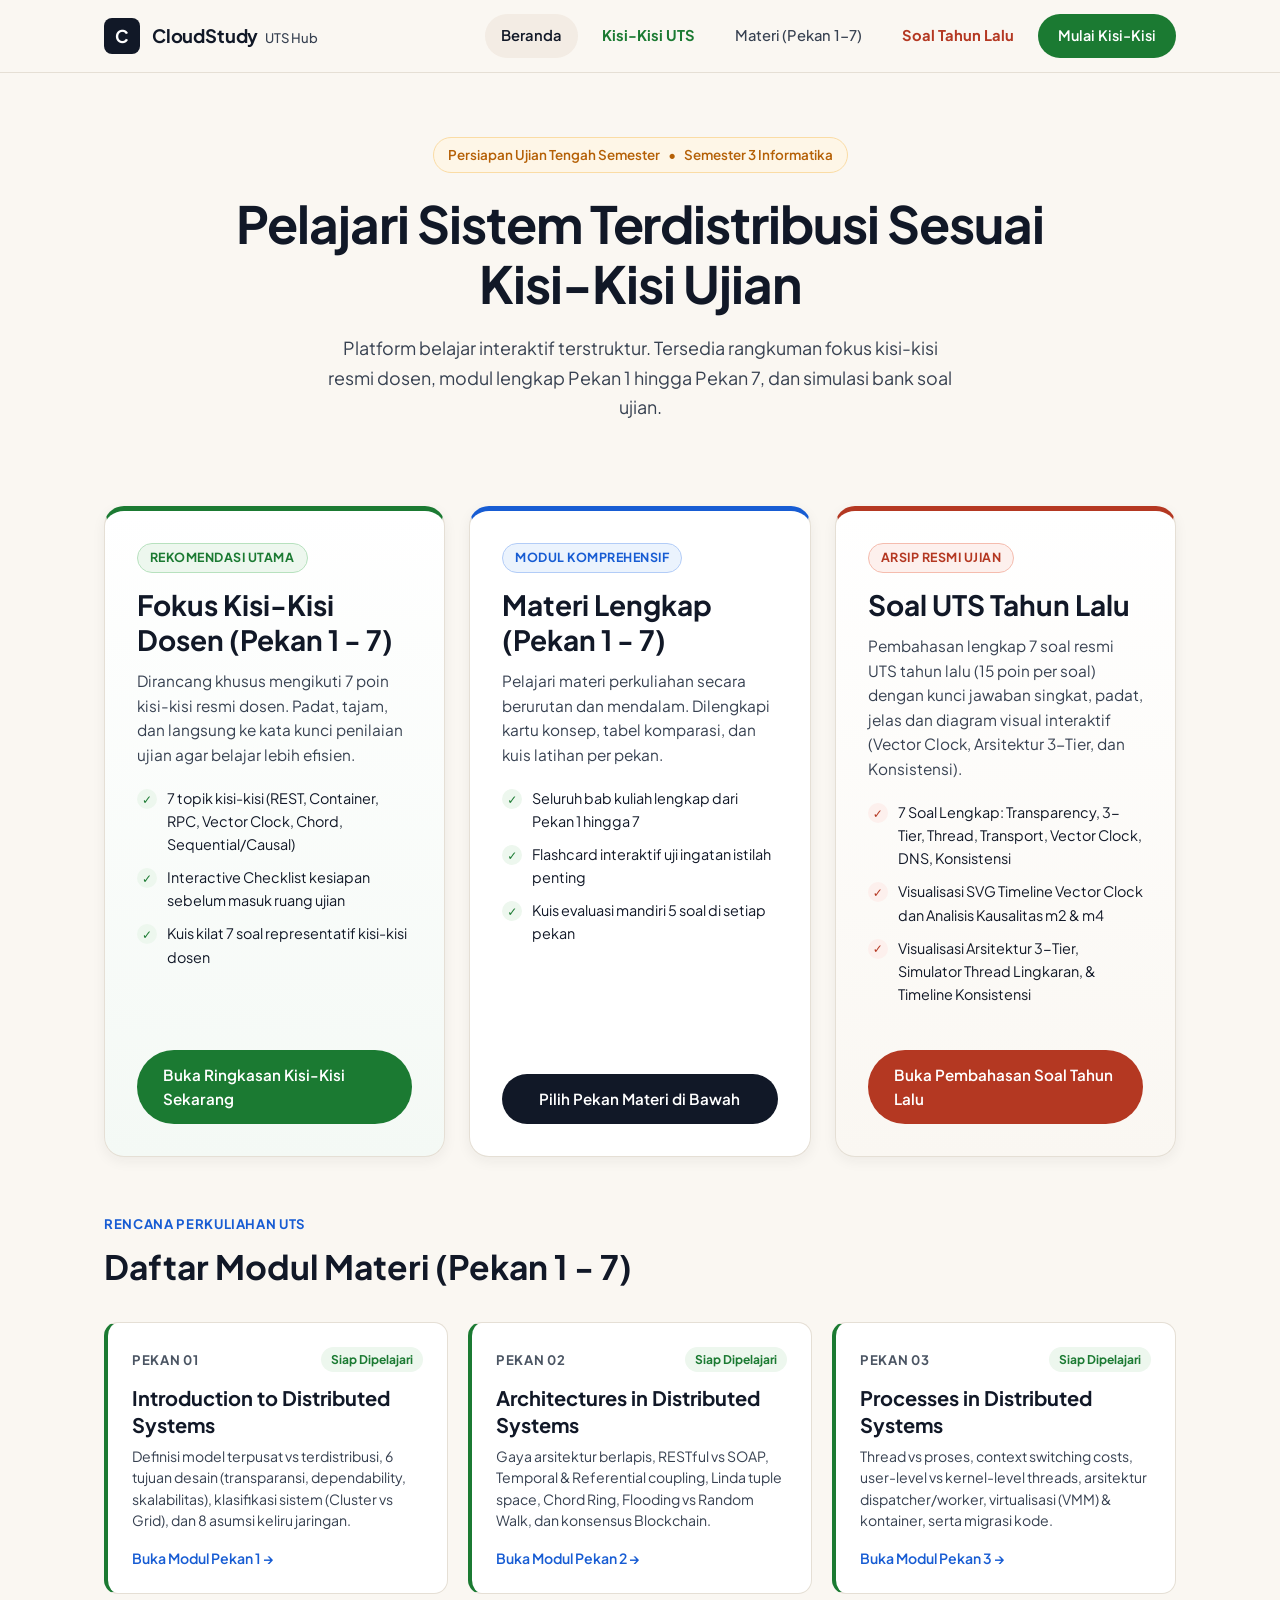
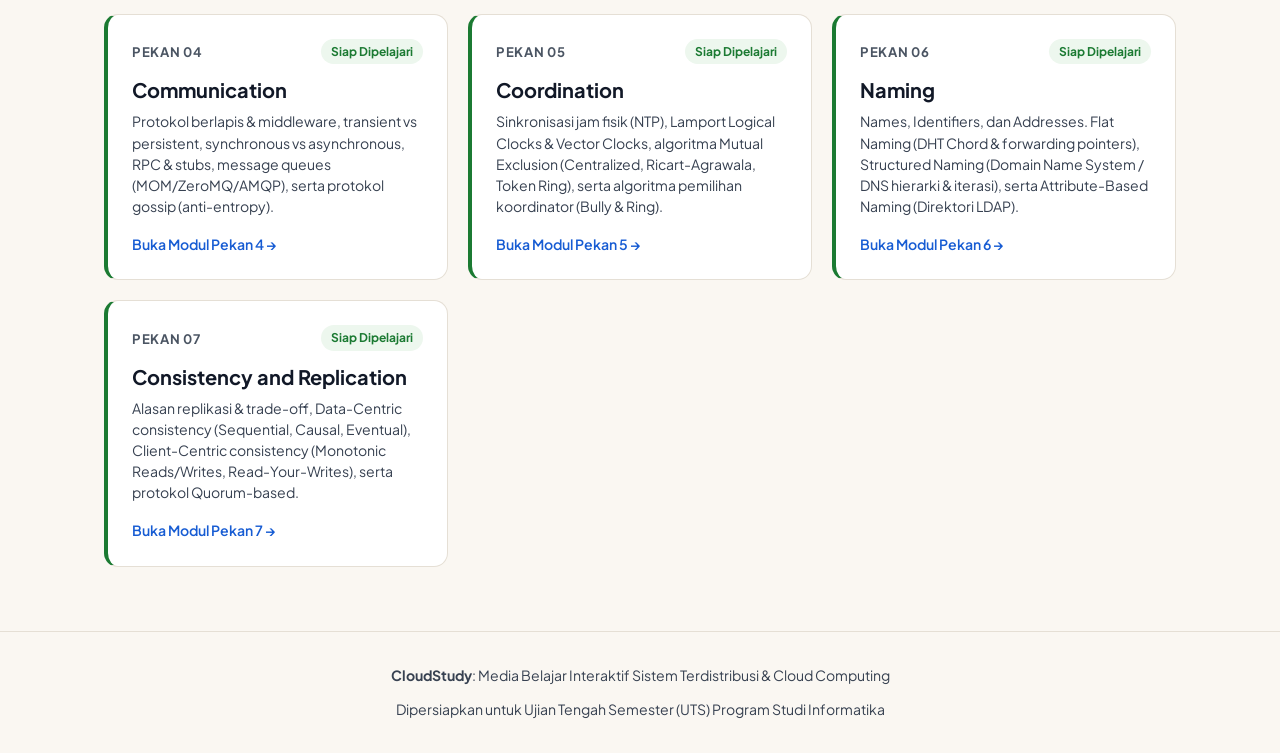
<file: index.html>
<!DOCTYPE html>
<html lang="id">
<head>
  <meta charset="UTF-8">
  <meta name="viewport" content="width=device-width, initial-scale=1.0">
  <title>CloudStudy: Persiapan UTS Sistem Terdistribusi & Cloud Computing</title>
  
  <!-- Typography: Modern Ultra-Legible Sans-Serif (Plus Jakarta Sans) -->
  <link rel="preconnect" href="https://fonts.googleapis.com">
  <link rel="preconnect" href="https://fonts.gstatic.com" crossorigin>
  <link href="https://fonts.googleapis.com/css2?family=Plus+Jakarta+Sans:wght@400;500;600;700;800&display=swap" rel="stylesheet">
  
  <!-- Core Design System -->
  <link rel="stylesheet" href="css/style.css">
</head>
<body>

  <!-- Site Navigation Header -->
  <header class="site-header">
    <div class="container header-inner">
      <a href="index.html" class="brand" aria-label="CloudStudy Beranda">
        <div class="brand-badge" aria-hidden="true">C</div>
        <div>
          <span class="brand-text">CloudStudy</span>
          <span class="brand-sub">UTS Hub</span>
        </div>
      </a>

      <nav aria-label="Navigasi Utama">
        <ul class="nav-links">
          <li><a href="index.html" class="nav-link active">Beranda</a></li>
          <li><a href="kisi_kisi.html" class="nav-link" style="color: var(--accent-green-text); font-weight: 700;">Kisi-Kisi UTS</a></li>
          <li><a href="#kurikulum" class="nav-link">Materi (Pekan 1-7)</a></li>
          <li><a href="soal_tahun_lalu.html" class="nav-link" style="color: var(--accent-coral-text); font-weight: 700;">Soal Tahun Lalu</a></li>
          <li><a href="kisi_kisi.html" class="nav-cta" style="background-color: var(--accent-green-text);">Mulai Kisi-Kisi</a></li>
        </ul>
      </nav>
    </div>
  </header>

  <!-- Main Content -->
  <main class="container">
    
    <!-- Hero Section -->
    <section class="hero" aria-labelledby="hero-title">
      <div class="hero-tag">
        <span>Persiapan Ujian Tengah Semester</span>
        <span aria-hidden="true">&bull;</span>
        <span>Semester 3 Informatika</span>
      </div>
      <h1 id="hero-title" class="hero-title">
        Pelajari Sistem Terdistribusi Sesuai Kisi-Kisi Ujian
      </h1>
      <p class="hero-desc">
        Platform belajar interaktif terstruktur. Tersedia rangkuman fokus kisi-kisi resmi dosen, modul lengkap Pekan 1 hingga Pekan 7, dan simulasi bank soal ujian.
      </p>
    </section>

    <!-- Three Primary Choices (Kisi-Kisi, Materi Lengkap, Bank Soal) -->
    <section class="choice-grid" aria-label="Pilihan Metode Belajar">
      
      <!-- Option 1: FOKUS KISI-KISI DOSEN (Featured / Highlight) -->
      <article class="choice-card highlight-kisi">
        <div>
          <div class="choice-header">
            <span class="choice-pill" style="background: var(--accent-green-bg); color: var(--accent-green-text); border: 1px solid var(--accent-green-border);">Rekomendasi Utama</span>
            <h2 class="choice-title">Fokus Kisi-Kisi Dosen (Pekan 1 - 7)</h2>
            <p class="choice-desc">
              Dirancang khusus mengikuti 7 poin kisi-kisi resmi dosen. Padat, tajam, dan langsung ke kata kunci penilaian ujian agar belajar lebih efisien.
            </p>
          </div>

          <ul class="choice-features">
            <li class="choice-feature-item">
              <span class="check-bullet" aria-hidden="true">&check;</span>
              <span>7 topik kisi-kisi (REST, Container, RPC, Vector Clock, Chord, Sequential/Causal)</span>
            </li>
            <li class="choice-feature-item">
              <span class="check-bullet" aria-hidden="true">&check;</span>
              <span>Interactive Checklist kesiapan sebelum masuk ruang ujian</span>
            </li>
            <li class="choice-feature-item">
              <span class="check-bullet" aria-hidden="true">&check;</span>
              <span>Kuis kilat 7 soal representatif kisi-kisi dosen</span>
            </li>
          </ul>
        </div>

        <div style="margin-top: 24px;">
          <a href="kisi_kisi.html" class="btn-primary" style="width: 100%; background: var(--accent-green-text);">
            Buka Ringkasan Kisi-Kisi Sekarang
          </a>
        </div>
      </article>

      <!-- Option 2: Belajar Materi Lengkap Pekan 1 - 7 -->
      <article class="choice-card primary-choice">
        <div>
          <div class="choice-header">
            <span class="choice-pill pill-blue">Modul Komprehensif</span>
            <h2 class="choice-title">Materi Lengkap (Pekan 1 - 7)</h2>
            <p class="choice-desc">
              Pelajari materi perkuliahan secara berurutan dan mendalam. Dilengkapi kartu konsep, tabel komparasi, dan kuis latihan per pekan.
            </p>
          </div>

          <ul class="choice-features">
            <li class="choice-feature-item">
              <span class="check-bullet" aria-hidden="true">&check;</span>
              <span>Seluruh bab kuliah lengkap dari Pekan 1 hingga 7</span>
            </li>
            <li class="choice-feature-item">
              <span class="check-bullet" aria-hidden="true">&check;</span>
              <span>Flashcard interaktif uji ingatan istilah penting</span>
            </li>
            <li class="choice-feature-item">
              <span class="check-bullet" aria-hidden="true">&check;</span>
              <span>Kuis evaluasi mandiri 5 soal di setiap pekan</span>
            </li>
          </ul>
        </div>

        <div style="margin-top: 24px;">
          <a href="#kurikulum" class="btn-primary" style="width: 100%;">
            Pilih Pekan Materi di Bawah
          </a>
        </div>
      </article>

      <!-- Option 3: Belajar Soal Tahun Lalu (Asli) -->
      <article class="choice-card secondary-choice" id="soal-tahun-lalu">
        <div>
          <div class="choice-header">
            <span class="choice-pill pill-coral">Arsip Resmi Ujian</span>
            <h2 class="choice-title">Soal UTS Tahun Lalu</h2>
            <p class="choice-desc">
              Pembahasan lengkap 7 soal resmi UTS tahun lalu (15 poin per soal) dengan kunci jawaban singkat, padat, jelas dan diagram visual interaktif (Vector Clock, Arsitektur 3-Tier, dan Konsistensi).
            </p>
          </div>

          <ul class="choice-features">
            <li class="choice-feature-item">
              <span class="check-bullet" aria-hidden="true" style="background-color: var(--accent-coral-bg); color: var(--accent-coral-text);">&check;</span>
              <span>7 Soal Lengkap: Transparency, 3-Tier, Thread, Transport, Vector Clock, DNS, Konsistensi</span>
            </li>
            <li class="choice-feature-item">
              <span class="check-bullet" aria-hidden="true" style="background-color: var(--accent-coral-bg); color: var(--accent-coral-text);">&check;</span>
              <span>Visualisasi SVG Timeline Vector Clock dan Analisis Kausalitas m2 & m4</span>
            </li>
            <li class="choice-feature-item">
              <span class="check-bullet" aria-hidden="true" style="background-color: var(--accent-coral-bg); color: var(--accent-coral-text);">&check;</span>
              <span>Visualisasi Arsitektur 3-Tier, Simulator Thread Lingkaran, & Timeline Konsistensi</span>
            </li>
          </ul>
        </div>

        <div style="margin-top: 24px;">
          <a href="soal_tahun_lalu.html" class="btn-primary" style="width: 100%; background: var(--accent-coral-text);">
            Buka Pembahasan Soal Tahun Lalu
          </a>
        </div>
      </article>

    </section>

    <!-- Week Curriculum Overview -->
    <section id="kurikulum" aria-labelledby="kurikulum-heading">
      <div class="section-title-wrap">
        <p class="section-label">Rencana Perkuliahan UTS</p>
        <h2 id="kurikulum-heading" class="section-heading">Daftar Modul Materi (Pekan 1 - 7)</h2>
      </div>

      <div class="weeks-grid">
        
        <!-- Week 1: Active -->
        <a href="pekan1.html" class="week-card ready" aria-label="Buka Modul Pekan 1">
          <div>
            <div class="week-top">
              <span class="week-num">PEKAN 01</span>
              <span class="week-badge badge-ready">Siap Dipelajari</span>
            </div>
            <h3 class="week-title">Introduction to Distributed Systems</h3>
            <p class="week-summary">
              Definisi model terpusat vs terdistribusi, 6 tujuan desain (transparansi, dependability, skalabilitas), klasifikasi sistem (Cluster vs Grid), dan 8 asumsi keliru jaringan.
            </p>
          </div>
          <div class="week-action-text">
            <span>Buka Modul Pekan 1 &rarr;</span>
          </div>
        </a>

        <!-- Week 2: Active -->
        <a href="pekan2.html" class="week-card ready" aria-label="Buka Modul Pekan 2">
          <div>
            <div class="week-top">
              <span class="week-num">PEKAN 02</span>
              <span class="week-badge badge-ready">Siap Dipelajari</span>
            </div>
            <h3 class="week-title">Architectures in Distributed Systems</h3>
            <p class="week-summary">
              Gaya arsitektur berlapis, RESTful vs SOAP, Temporal & Referential coupling, Linda tuple space, Chord Ring, Flooding vs Random Walk, dan konsensus Blockchain.
            </p>
          </div>
          <div class="week-action-text">
            <span>Buka Modul Pekan 2 &rarr;</span>
          </div>
        </a>

        <!-- Week 3: Active -->
        <a href="pekan3.html" class="week-card ready" aria-label="Buka Modul Pekan 3">
          <div>
            <div class="week-top">
              <span class="week-num">PEKAN 03</span>
              <span class="week-badge badge-ready">Siap Dipelajari</span>
            </div>
            <h3 class="week-title">Processes in Distributed Systems</h3>
            <p class="week-summary">
              Thread vs proses, context switching costs, user-level vs kernel-level threads, arsitektur dispatcher/worker, virtualisasi (VMM) & kontainer, serta migrasi kode.
            </p>
          </div>
          <div class="week-action-text">
            <span>Buka Modul Pekan 3 &rarr;</span>
          </div>
        </a>

        <!-- Week 4: Active -->
        <a href="pekan4.html" class="week-card ready" aria-label="Buka Modul Pekan 4">
          <div>
            <div class="week-top">
              <span class="week-num">PEKAN 04</span>
              <span class="week-badge badge-ready">Siap Dipelajari</span>
            </div>
            <h3 class="week-title">Communication</h3>
            <p class="week-summary">
              Protokol berlapis & middleware, transient vs persistent, synchronous vs asynchronous, RPC & stubs, message queues (MOM/ZeroMQ/AMQP), serta protokol gossip (anti-entropy).
            </p>
          </div>
          <div class="week-action-text">
            <span>Buka Modul Pekan 4 &rarr;</span>
          </div>
        </a>

        <!-- Week 5 -->
        <a href="pekan5.html" class="week-card ready" aria-label="Buka Modul Pekan 5">
          <div>
            <div class="week-top">
              <span class="week-num">PEKAN 05</span>
              <span class="week-badge badge-ready">Siap Dipelajari</span>
            </div>
            <h3 class="week-title">Coordination</h3>
            <p class="week-summary">
              Sinkronisasi jam fisik (NTP), Lamport Logical Clocks & Vector Clocks, algoritma Mutual Exclusion (Centralized, Ricart-Agrawala, Token Ring), serta algoritma pemilihan koordinator (Bully & Ring).
            </p>
          </div>
          <div class="week-action-text">
            <span>Buka Modul Pekan 5 &rarr;</span>
          </div>
        </a>

        <!-- Week 6 -->
        <a href="pekan6.html" class="week-card ready" aria-label="Buka Modul Pekan 6">
          <div>
            <div class="week-top">
              <span class="week-num">PEKAN 06</span>
              <span class="week-badge badge-ready">Siap Dipelajari</span>
            </div>
            <h3 class="week-title">Naming</h3>
            <p class="week-summary">
              Names, Identifiers, dan Addresses. Flat Naming (DHT Chord & forwarding pointers), Structured Naming (Domain Name System / DNS hierarki & iterasi), serta Attribute-Based Naming (Direktori LDAP).
            </p>
          </div>
          <div class="week-action-text">
            <span>Buka Modul Pekan 6 &rarr;</span>
          </div>
        </a>

        <!-- Week 7 -->
        <a href="pekan7.html" class="week-card ready" aria-label="Buka Modul Pekan 7">
          <div>
            <div class="week-top">
              <span class="week-num">PEKAN 07</span>
              <span class="week-badge badge-ready">Siap Dipelajari</span>
            </div>
            <h3 class="week-title">Consistency and Replication</h3>
            <p class="week-summary">
              Alasan replikasi & trade-off, Data-Centric consistency (Sequential, Causal, Eventual), Client-Centric consistency (Monotonic Reads/Writes, Read-Your-Writes), serta protokol Quorum-based.
            </p>
          </div>
          <div class="week-action-text">
            <span>Buka Modul Pekan 7 &rarr;</span>
          </div>
        </a>

      </div>
    </section>

  </main>

  <!-- Site Footer -->
  <footer class="site-footer">
    <div class="container footer-inner">
      <p><strong>CloudStudy</strong>: Media Belajar Interaktif Sistem Terdistribusi & Cloud Computing</p>
      <p>Dipersiapkan untuk Ujian Tengah Semester (UTS) Program Studi Informatika</p>
    </div>
  </footer>

  <script src="js/app.js"></script>
</body>
</html>
</file>
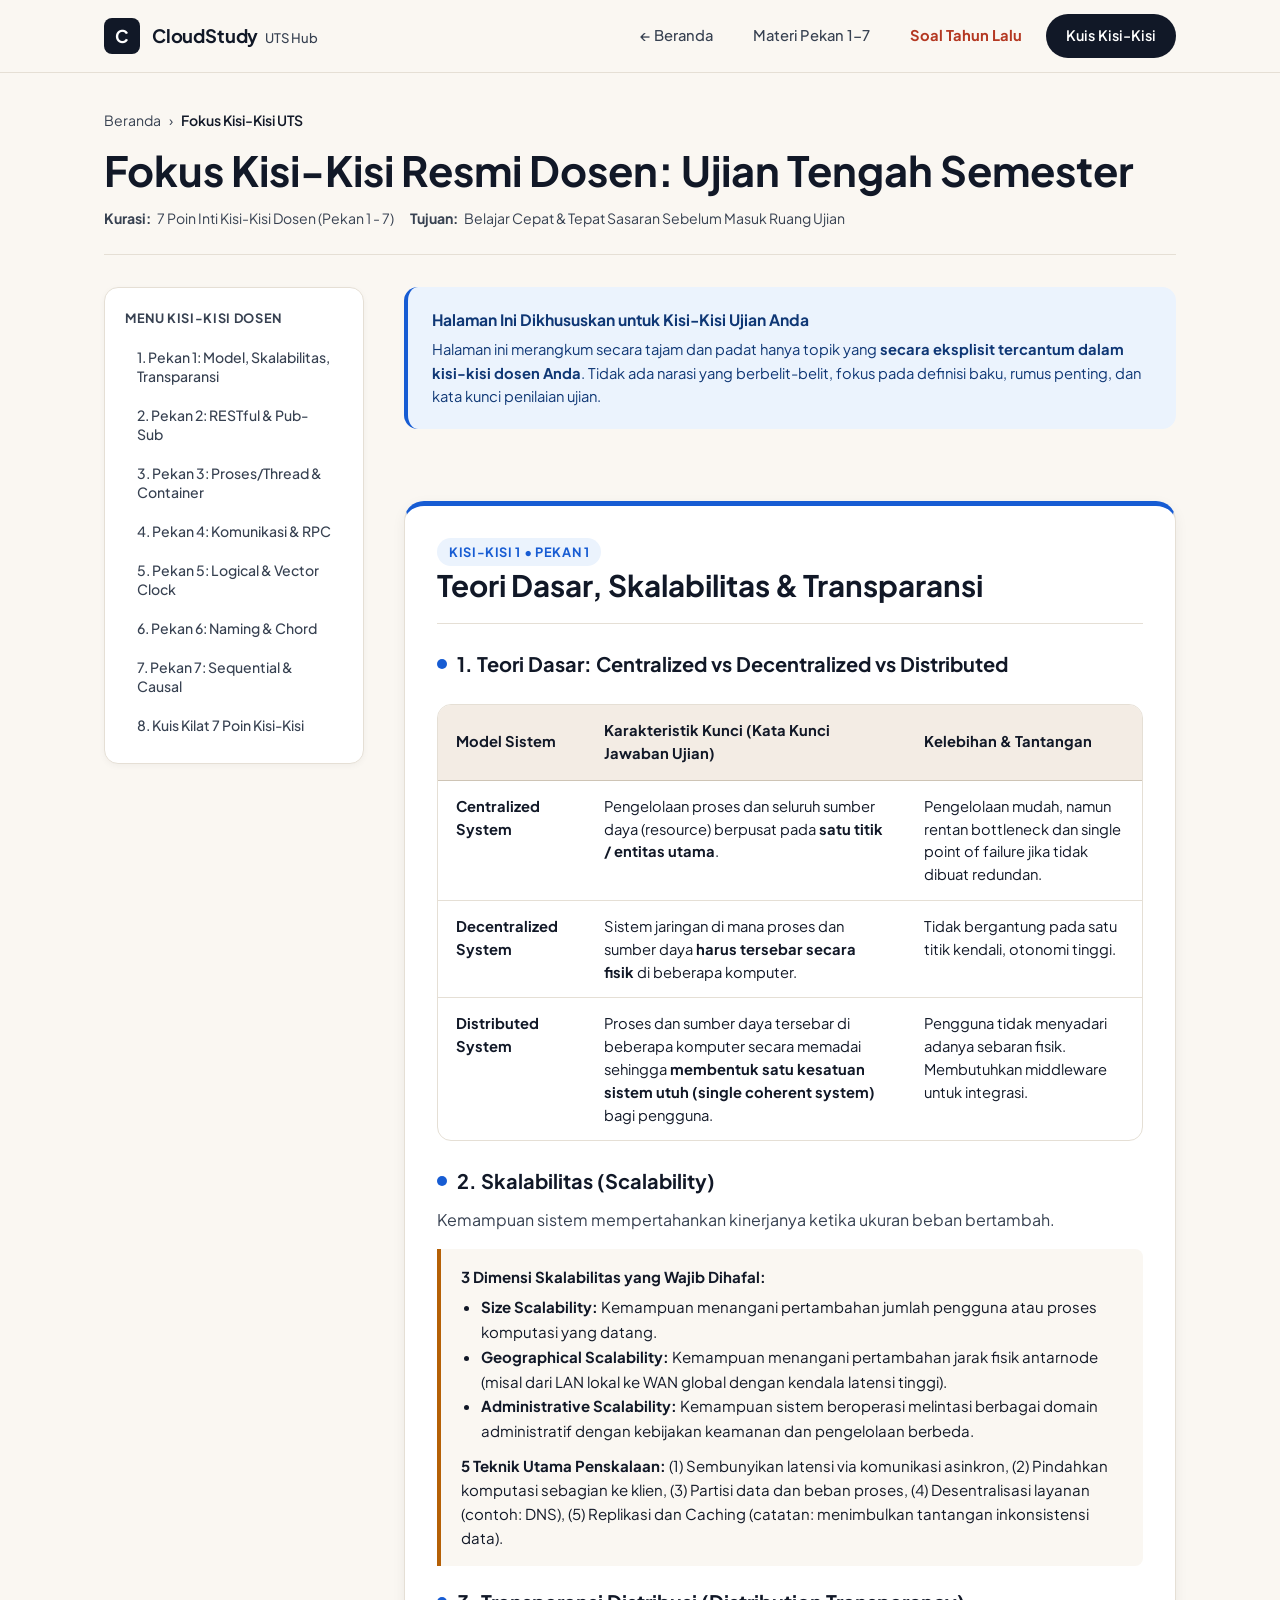
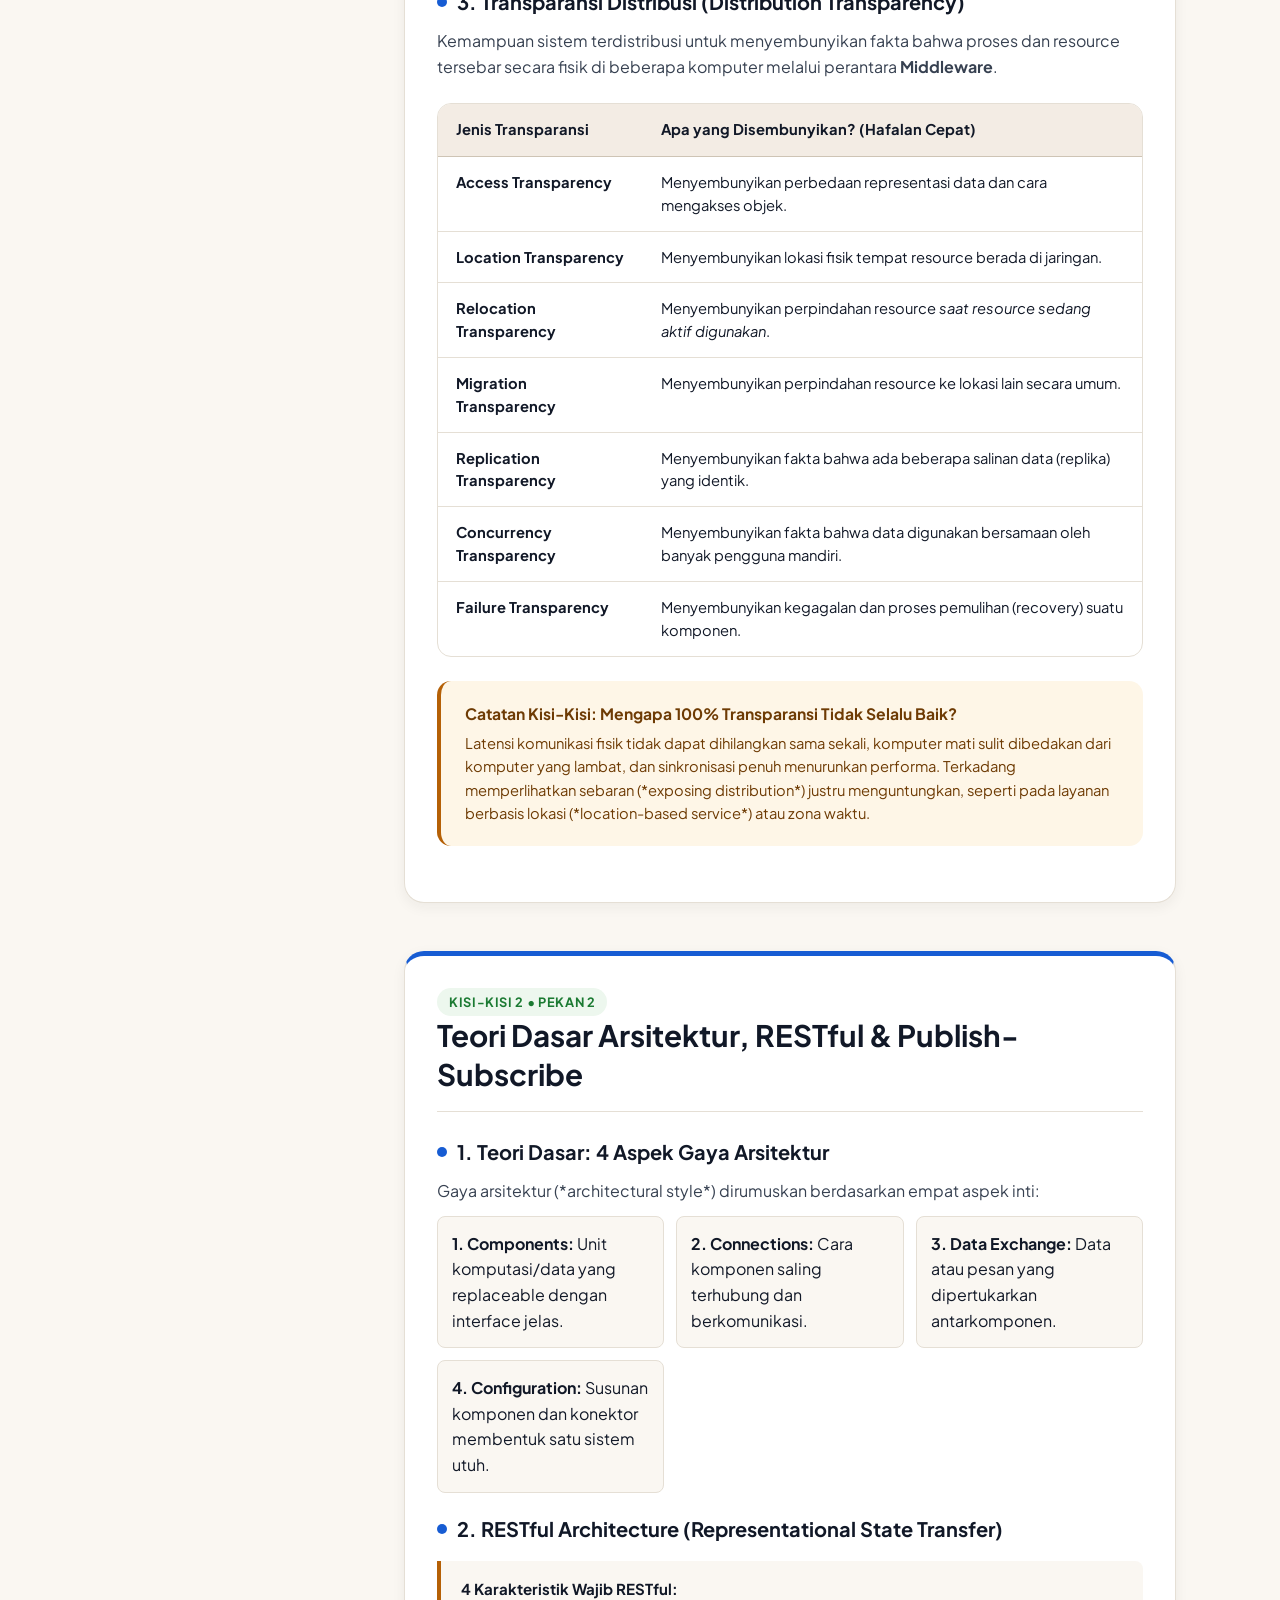
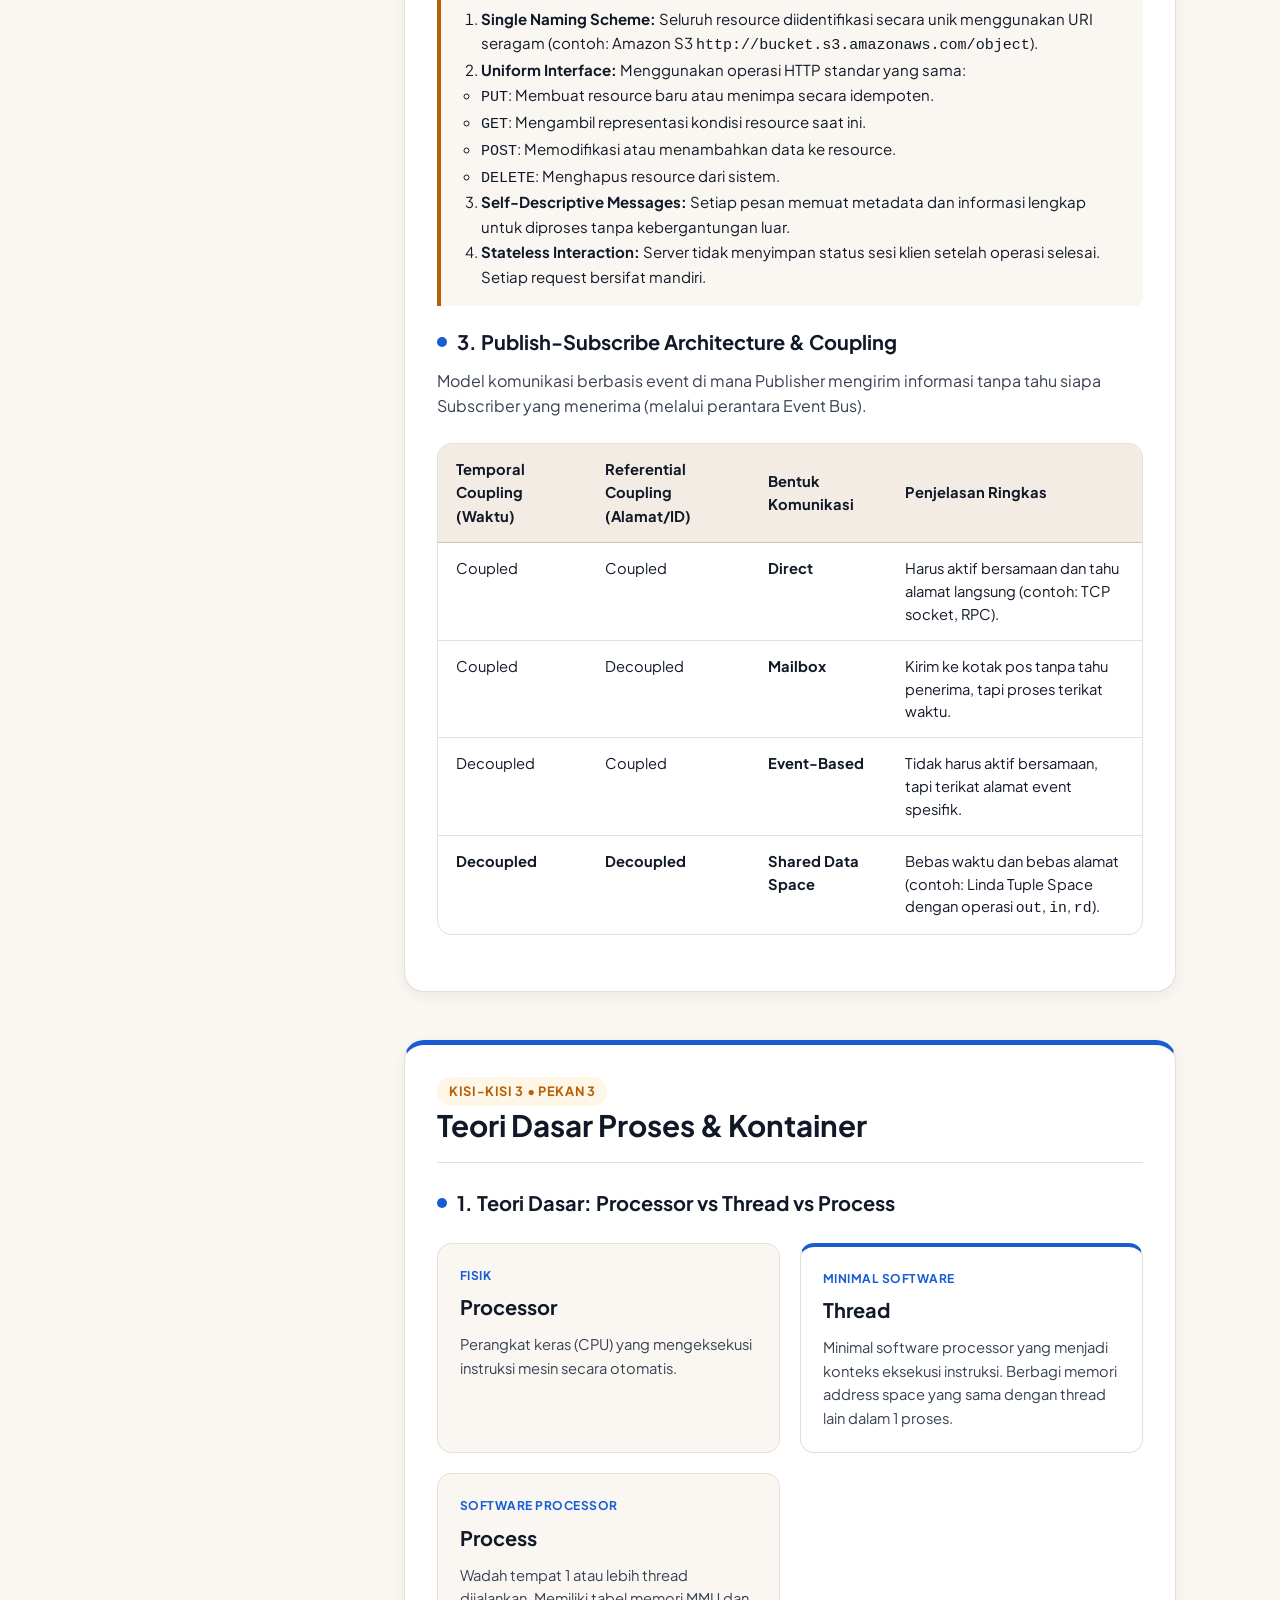
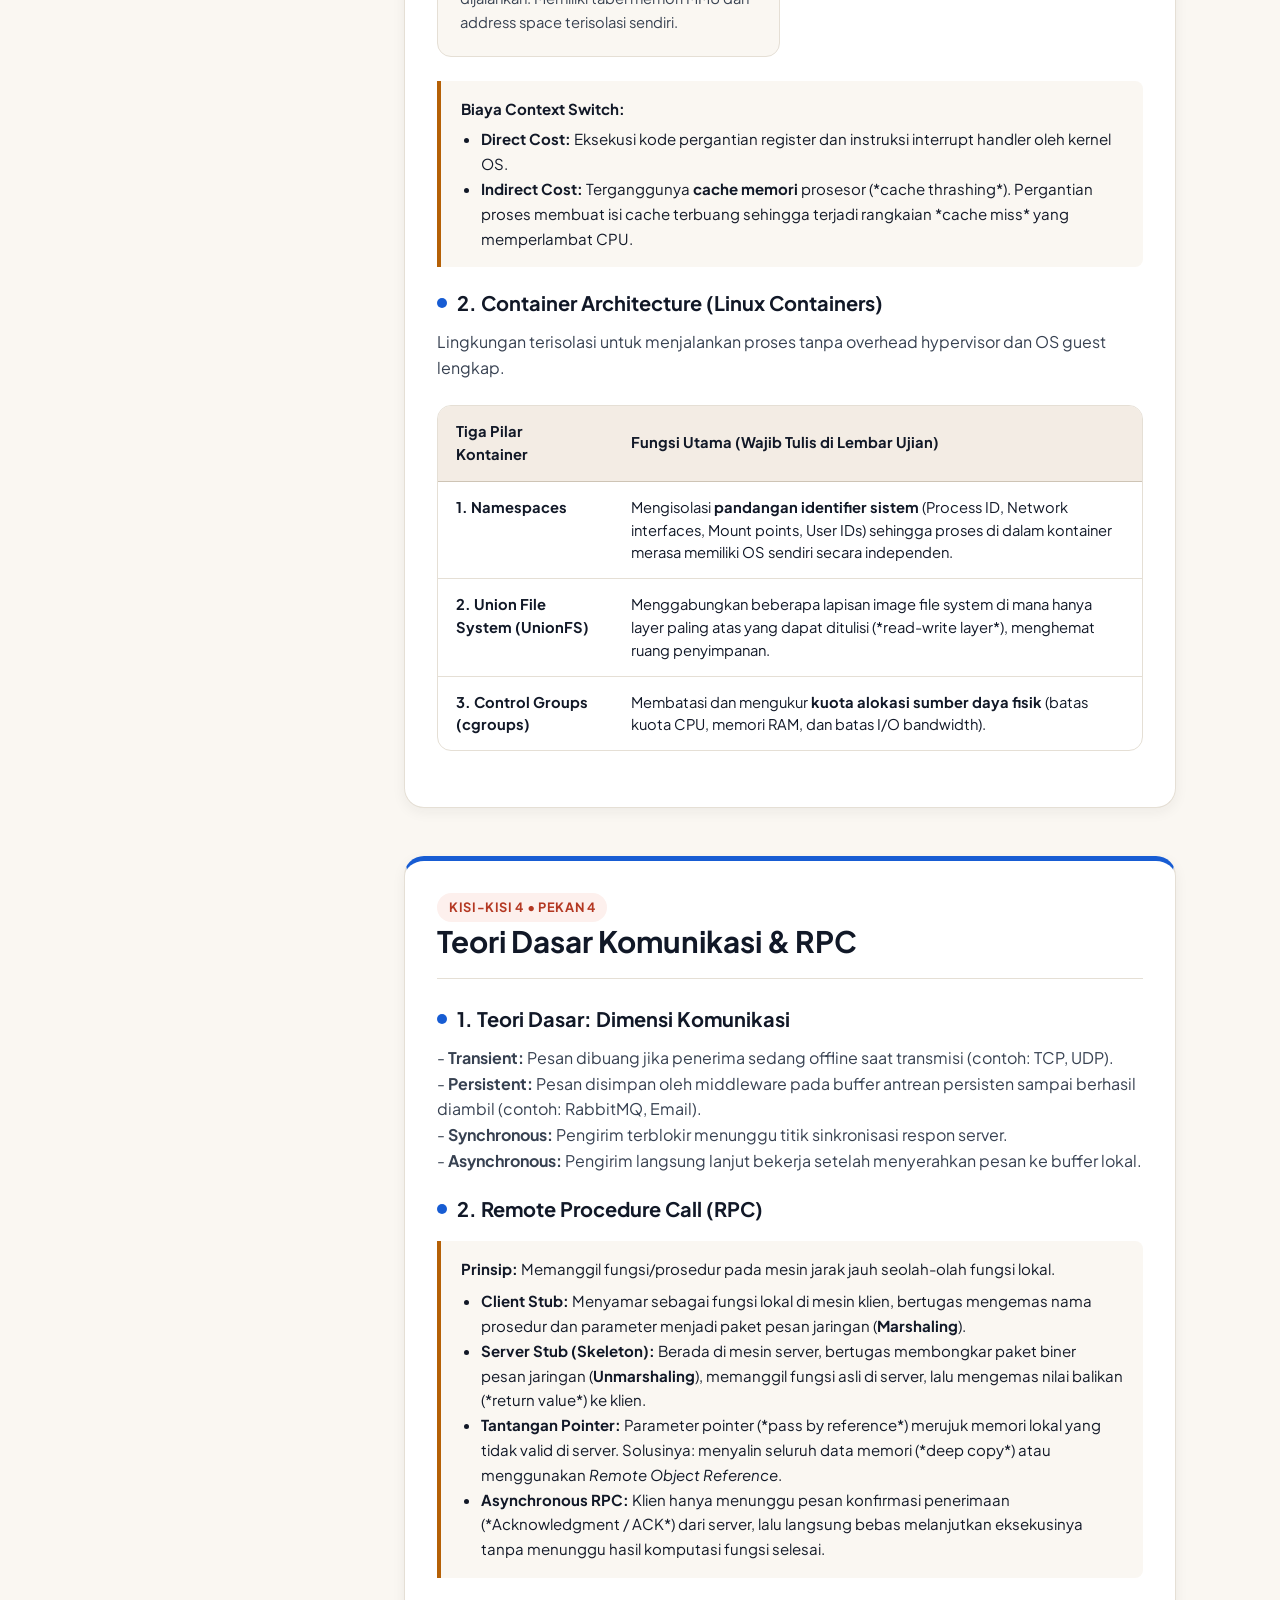
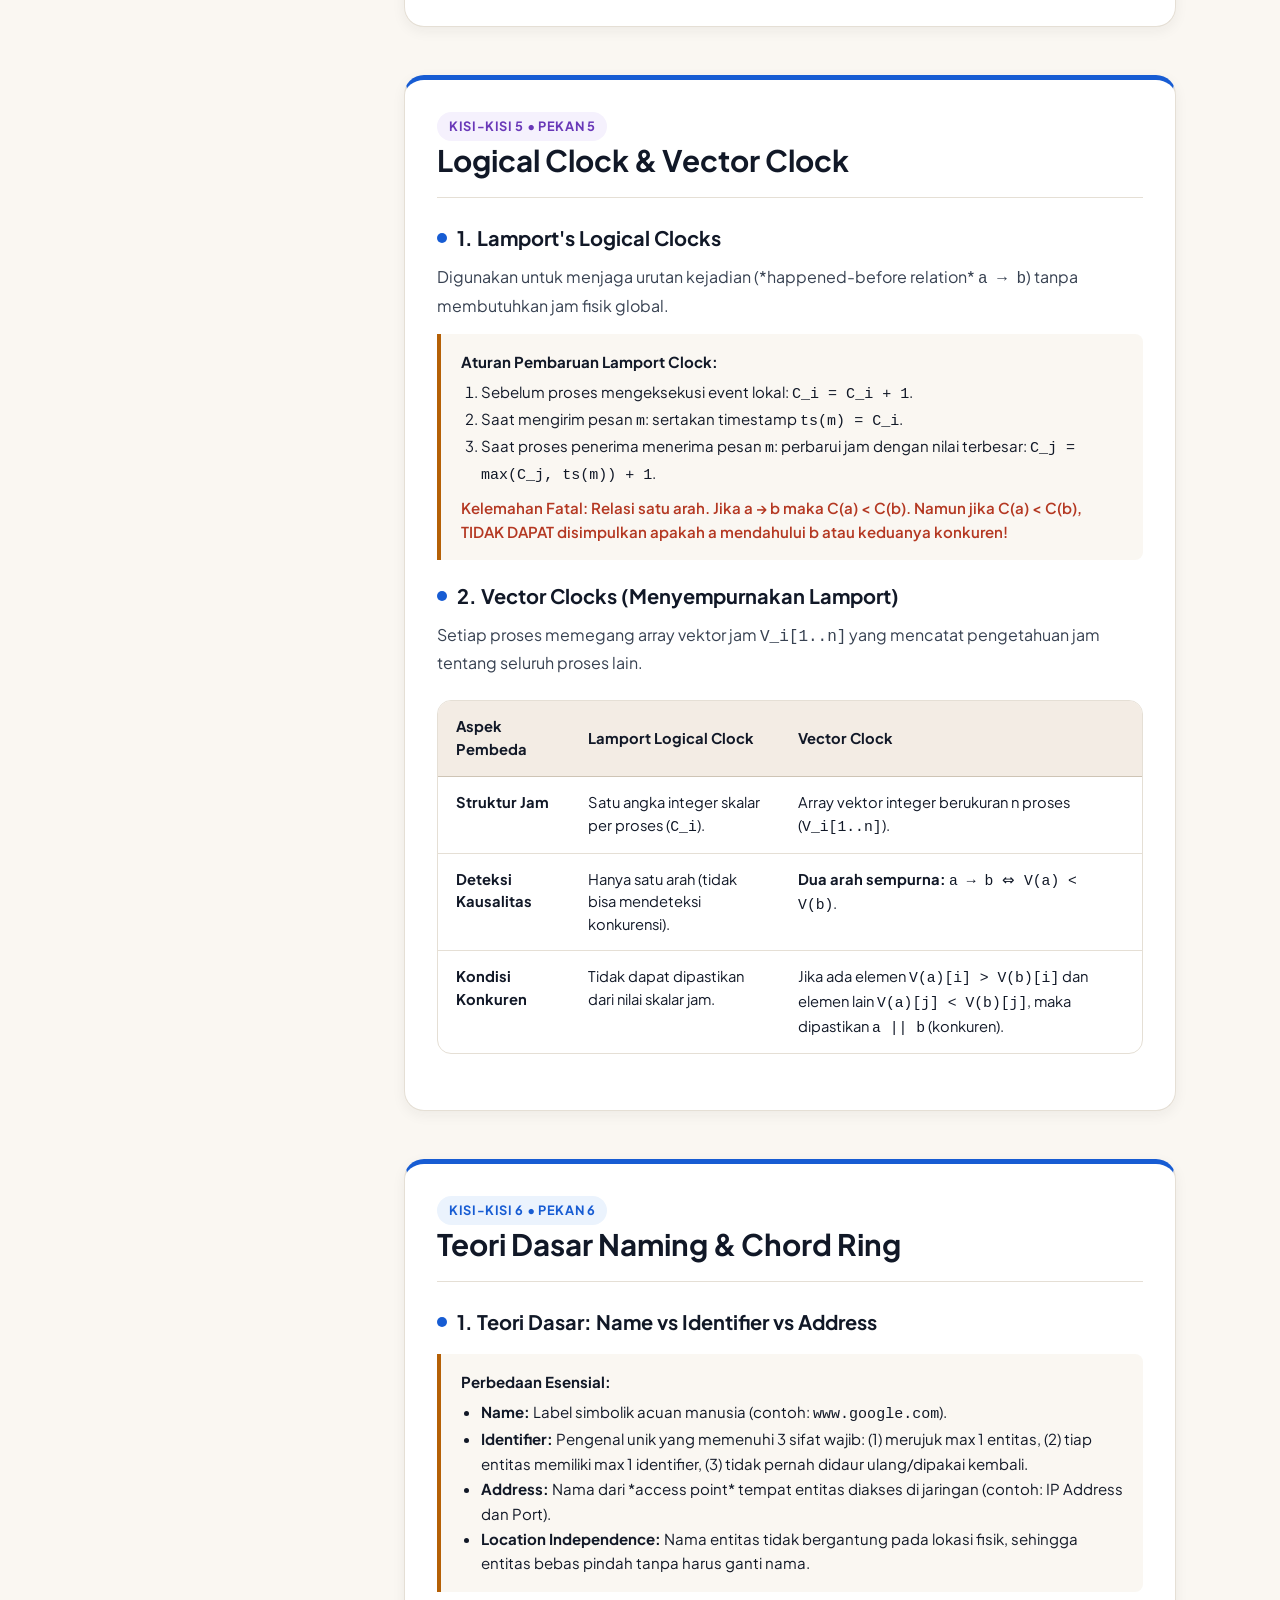
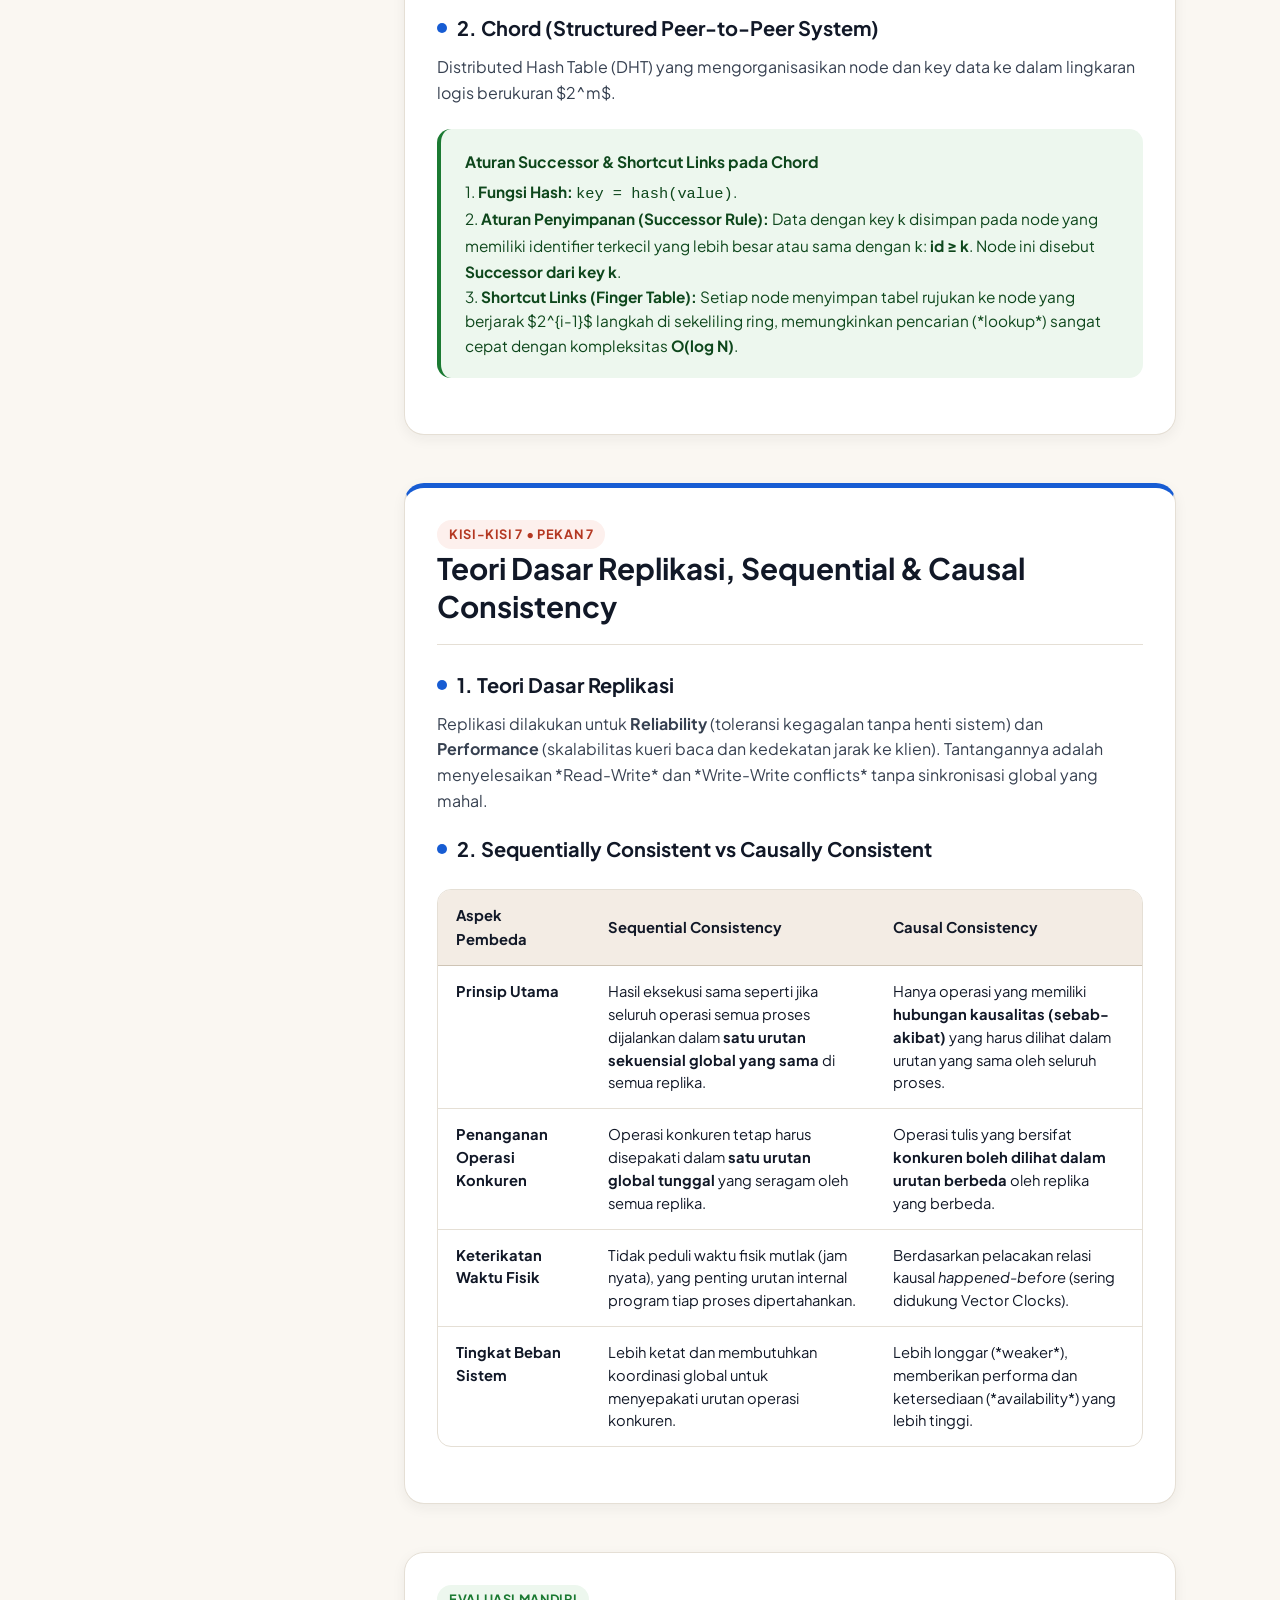
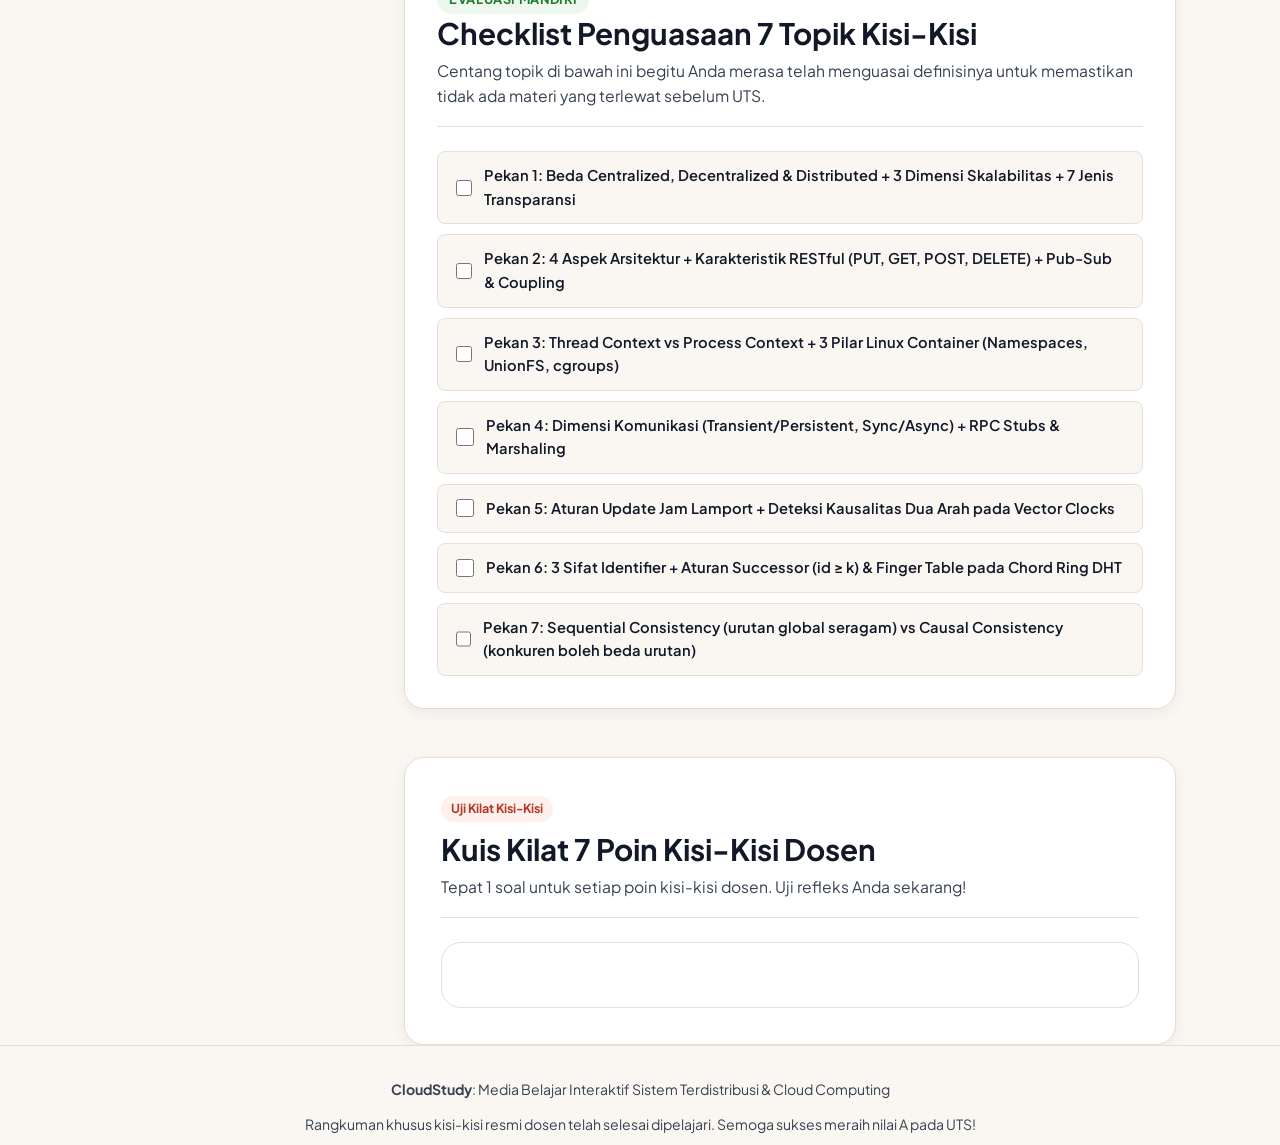
<file: kisi_kisi.html>
<!DOCTYPE html>
<html lang="id">
<head>
  <meta charset="UTF-8">
  <meta name="viewport" content="width=device-width, initial-scale=1.0">
  <title>Fokus Kisi-Kisi UTS Cloud Computing & Sistem Terdistribusi | CloudStudy</title>
  
  <!-- Typography: Modern Ultra-Legible Sans-Serif (Plus Jakarta Sans) -->
  <link rel="preconnect" href="https://fonts.googleapis.com">
  <link rel="preconnect" href="https://fonts.gstatic.com" crossorigin>
  <link href="https://fonts.googleapis.com/css2?family=Plus+Jakarta+Sans:wght@400;500;600;700;800&display=swap" rel="stylesheet">
  
  <!-- Styling -->
  <link rel="stylesheet" href="css/style.css">
  <style>
    /* Styling khusus Kisi-Kisi */
    .kisi-badge {
      display: inline-flex;
      align-items: center;
      gap: 6px;
      padding: 4px 12px;
      border-radius: var(--radius-pill);
      font-size: 0.8rem;
      font-weight: 700;
      text-transform: uppercase;
      letter-spacing: 0.05em;
    }
    .kisi-card {
      background: var(--bg-surface);
      border: 1px solid var(--border-light);
      border-radius: var(--radius-lg);
      padding: 32px;
      box-shadow: var(--shadow-card);
      scroll-margin-top: 100px;
    }
    .kisi-card.priority {
      border-top: 5px solid var(--accent-blue-text);
    }
    .subtopic-title {
      font-size: 1.25rem;
      font-weight: 700;
      color: var(--text-main);
      margin: 20px 0 10px 0;
      display: flex;
      align-items: center;
      gap: 10px;
    }
    .subtopic-dot {
      width: 10px;
      height: 10px;
      border-radius: 50%;
      background: var(--accent-blue-text);
      display: inline-block;
    }
    .exam-must-know {
      background: var(--bg-primary);
      border-left: 4px solid var(--accent-amber-text);
      padding: 16px 20px;
      border-radius: 0 var(--radius-sm) var(--radius-sm) 0;
      margin: 16px 0;
      font-size: 0.94rem;
      line-height: 1.6;
    }
    .checklist-wrap {
      display: flex;
      flex-direction: column;
      gap: 10px;
      margin-top: 16px;
    }
    .check-item {
      display: flex;
      align-items: center;
      gap: 12px;
      background: var(--bg-primary);
      padding: 12px 18px;
      border-radius: var(--radius-sm);
      border: 1px solid var(--border-light);
      font-size: 0.92rem;
      font-weight: 600;
      color: var(--text-main);
    }
    .check-item input[type="checkbox"] {
      width: 18px;
      height: 18px;
      accent-color: var(--accent-green-text);
    }
    @media (max-width: 600px) {
      .kisi-card {
        padding: 20px 16px;
      }
      .check-item {
        padding: 10px 14px;
        font-size: 0.88rem;
      }
    }
  </style>
</head>
<body>

  <!-- Site Navigation Header -->
  <header class="site-header">
    <div class="container header-inner">
      <a href="index.html" class="brand" aria-label="CloudStudy Beranda">
        <div class="brand-badge" aria-hidden="true">C</div>
        <div>
          <span class="brand-text">CloudStudy</span>
          <span class="brand-sub">UTS Hub</span>
        </div>
      </a>

      <nav aria-label="Navigasi Utama">
        <ul class="nav-links">
          <li><a href="index.html" class="nav-link">&larr; Beranda</a></li>
          <li><a href="pekan1.html" class="nav-link">Materi Pekan 1-7</a></li>
          <li><a href="soal_tahun_lalu.html" class="nav-link" style="color: var(--accent-coral-text); font-weight: 700;">Soal Tahun Lalu</a></li>
          <li><a href="#kuis-kisi" class="nav-cta">Kuis Kisi-Kisi</a></li>
        </ul>
      </nav>
    </div>
  </header>

  <!-- Module Header -->
  <div class="container">
    <div class="module-header">
      <nav class="breadcrumbs" aria-label="Breadcrumb">
        <a href="index.html">Beranda</a>
        <span aria-hidden="true">&rsaquo;</span>
        <span style="color: var(--text-main); font-weight: 600;">Fokus Kisi-Kisi UTS</span>
      </nav>

      <h1 class="module-title">Fokus Kisi-Kisi Resmi Dosen: Ujian Tengah Semester</h1>
      
      <div class="module-meta">
        <span class="meta-pill">
          <strong>Kurasi:</strong> 7 Poin Inti Kisi-Kisi Dosen (Pekan 1 - 7)
        </span>
        <span class="meta-pill">
          <strong>Tujuan:</strong> Belajar Cepat & Tepat Sasaran Sebelum Masuk Ruang Ujian
        </span>
      </div>
    </div>
  </div>

  <!-- Main Content Layout (Sticky Nav + Content) -->
  <div class="container module-layout">
    
    <!-- Sticky Table of Contents -->
    <aside class="sticky-nav" aria-label="Navigasi Kisi-Kisi">
      <p class="nav-title">Menu Kisi-Kisi Dosen</p>
      <ul class="toc-list">
        <li><a href="#kisi1" class="toc-link">1. Pekan 1: Model, Skalabilitas, Transparansi</a></li>
        <li><a href="#kisi2" class="toc-link">2. Pekan 2: RESTful & Pub-Sub</a></li>
        <li><a href="#kisi3" class="toc-link">3. Pekan 3: Proses/Thread & Container</a></li>
        <li><a href="#kisi4" class="toc-link">4. Pekan 4: Komunikasi & RPC</a></li>
        <li><a href="#kisi5" class="toc-link">5. Pekan 5: Logical & Vector Clock</a></li>
        <li><a href="#kisi6" class="toc-link">6. Pekan 6: Naming & Chord</a></li>
        <li><a href="#kisi7" class="toc-link">7. Pekan 7: Sequential & Causal</a></li>
        <li><a href="#kuis-kisi" class="toc-link">8. Kuis Kilat 7 Poin Kisi-Kisi</a></li>
      </ul>
    </aside>

    <!-- Content Sections -->
    <main class="content-area">
      
      <!-- Intro Callout -->
      <div class="callout callout-blue" style="margin-top: 0;">
        <div class="callout-title">Halaman Ini Dikhususkan untuk Kisi-Kisi Ujian Anda</div>
        <p class="callout-text">
          Halaman ini merangkum secara tajam dan padat hanya topik yang <strong>secara eksplisit tercantum dalam kisi-kisi dosen Anda</strong>. Tidak ada narasi yang berbelit-belit, fokus pada definisi baku, rumus penting, dan kata kunci penilaian ujian.
        </p>
      </div>

      <!-- KISI-KISI 1: PEKAN 1 -->
      <section id="kisi1" class="kisi-card priority" aria-labelledby="heading-kisi1">
        <div class="section-head">
          <span class="kisi-badge" style="background: var(--accent-blue-bg); color: var(--accent-blue-text);">Kisi-Kisi 1 &bull; Pekan 1</span>
          <h2 id="heading-kisi1" class="section-title">Teori Dasar, Skalabilitas & Transparansi</h2>
        </div>

        <h3 class="subtopic-title"><span class="subtopic-dot"></span> 1. Teori Dasar: Centralized vs Decentralized vs Distributed</h3>
        <div class="table-responsive">
          <table class="comp-table">
            <thead>
              <tr>
                <th scope="col">Model Sistem</th>
                <th scope="col">Karakteristik Kunci (Kata Kunci Jawaban Ujian)</th>
                <th scope="col">Kelebihan & Tantangan</th>
              </tr>
            </thead>
            <tbody>
              <tr>
                <td><strong>Centralized System</strong></td>
                <td>Pengelolaan proses dan seluruh sumber daya (resource) berpusat pada <strong>satu titik / entitas utama</strong>.</td>
                <td>Pengelolaan mudah, namun rentan bottleneck dan single point of failure jika tidak dibuat redundan.</td>
              </tr>
              <tr>
                <td><strong>Decentralized System</strong></td>
                <td>Sistem jaringan di mana proses dan sumber daya <strong>harus tersebar secara fisik</strong> di beberapa komputer.</td>
                <td>Tidak bergantung pada satu titik kendali, otonomi tinggi.</td>
              </tr>
              <tr>
                <td><strong>Distributed System</strong></td>
                <td>Proses dan sumber daya tersebar di beberapa komputer secara memadai sehingga <strong>membentuk satu kesatuan sistem utuh (single coherent system)</strong> bagi pengguna.</td>
                <td>Pengguna tidak menyadari adanya sebaran fisik. Membutuhkan middleware untuk integrasi.</td>
              </tr>
            </tbody>
          </table>
        </div>

        <h3 class="subtopic-title"><span class="subtopic-dot"></span> 2. Skalabilitas (Scalability)</h3>
        <p style="color: var(--text-muted); line-height: 1.6; margin-bottom: 12px;">
          Kemampuan sistem mempertahankan kinerjanya ketika ukuran beban bertambah.
        </p>
        <div class="exam-must-know">
          <strong>3 Dimensi Skalabilitas yang Wajib Dihafal:</strong>
          <ul style="margin-left: 20px; margin-top: 6px; line-height: 1.65;">
            <li><strong>Size Scalability:</strong> Kemampuan menangani pertambahan jumlah pengguna atau proses komputasi yang datang.</li>
            <li><strong>Geographical Scalability:</strong> Kemampuan menangani pertambahan jarak fisik antarnode (misal dari LAN lokal ke WAN global dengan kendala latensi tinggi).</li>
            <li><strong>Administrative Scalability:</strong> Kemampuan sistem beroperasi melintasi berbagai domain administratif dengan kebijakan keamanan dan pengelolaan berbeda.</li>
          </ul>
          <p style="margin-top: 10px;">
            <strong>5 Teknik Utama Penskalaan:</strong> (1) Sembunyikan latensi via komunikasi asinkron, (2) Pindahkan komputasi sebagian ke klien, (3) Partisi data dan beban proses, (4) Desentralisasi layanan (contoh: DNS), (5) Replikasi dan Caching (catatan: menimbulkan tantangan inkonsistensi data).
          </p>
        </div>

        <h3 class="subtopic-title"><span class="subtopic-dot"></span> 3. Transparansi Distribusi (Distribution Transparency)</h3>
        <p style="color: var(--text-muted); line-height: 1.6; margin-bottom: 12px;">
          Kemampuan sistem terdistribusi untuk menyembunyikan fakta bahwa proses dan resource tersebar secara fisik di beberapa komputer melalui perantara <strong>Middleware</strong>.
        </p>
        <div class="table-responsive">
          <table class="comp-table">
            <thead>
              <tr>
                <th scope="col">Jenis Transparansi</th>
                <th scope="col">Apa yang Disembunyikan? (Hafalan Cepat)</th>
              </tr>
            </thead>
            <tbody>
              <tr><td><strong>Access Transparency</strong></td><td>Menyembunyikan perbedaan representasi data dan cara mengakses objek.</td></tr>
              <tr><td><strong>Location Transparency</strong></td><td>Menyembunyikan lokasi fisik tempat resource berada di jaringan.</td></tr>
              <tr><td><strong>Relocation Transparency</strong></td><td>Menyembunyikan perpindahan resource <em>saat resource sedang aktif digunakan</em>.</td></tr>
              <tr><td><strong>Migration Transparency</strong></td><td>Menyembunyikan perpindahan resource ke lokasi lain secara umum.</td></tr>
              <tr><td><strong>Replication Transparency</strong></td><td>Menyembunyikan fakta bahwa ada beberapa salinan data (replika) yang identik.</td></tr>
              <tr><td><strong>Concurrency Transparency</strong></td><td>Menyembunyikan fakta bahwa data digunakan bersamaan oleh banyak pengguna mandiri.</td></tr>
              <tr><td><strong>Failure Transparency</strong></td><td>Menyembunyikan kegagalan dan proses pemulihan (recovery) suatu komponen.</td></tr>
            </tbody>
          </table>
        </div>
        <div class="callout callout-amber">
          <div class="callout-title">Catatan Kisi-Kisi: Mengapa 100% Transparansi Tidak Selalu Baik?</div>
          <p class="callout-text">
            Latensi komunikasi fisik tidak dapat dihilangkan sama sekali, komputer mati sulit dibedakan dari komputer yang lambat, dan sinkronisasi penuh menurunkan performa. Terkadang memperlihatkan sebaran (*exposing distribution*) justru menguntungkan, seperti pada layanan berbasis lokasi (*location-based service*) atau zona waktu.
          </p>
        </div>
      </section>

      <!-- KISI-KISI 2: PEKAN 2 -->
      <section id="kisi2" class="kisi-card priority" aria-labelledby="heading-kisi2">
        <div class="section-head">
          <span class="kisi-badge" style="background: var(--accent-green-bg); color: var(--accent-green-text);">Kisi-Kisi 2 &bull; Pekan 2</span>
          <h2 id="heading-kisi2" class="section-title">Teori Dasar Arsitektur, RESTful & Publish-Subscribe</h2>
        </div>

        <h3 class="subtopic-title"><span class="subtopic-dot"></span> 1. Teori Dasar: 4 Aspek Gaya Arsitektur</h3>
        <p style="color: var(--text-muted); line-height: 1.6; margin-bottom: 12px;">
          Gaya arsitektur (*architectural style*) dirumuskan berdasarkan empat aspek inti:
        </p>
        <div style="display: grid; grid-template-columns: repeat(auto-fit, minmax(220px, 1fr)); gap: 12px; margin-bottom: 20px;">
          <div style="background: var(--bg-primary); padding: 14px; border-radius: var(--radius-sm); border: 1px solid var(--border-light);">
            <strong>1. Components:</strong> Unit komputasi/data yang replaceable dengan interface jelas.
          </div>
          <div style="background: var(--bg-primary); padding: 14px; border-radius: var(--radius-sm); border: 1px solid var(--border-light);">
            <strong>2. Connections:</strong> Cara komponen saling terhubung dan berkomunikasi.
          </div>
          <div style="background: var(--bg-primary); padding: 14px; border-radius: var(--radius-sm); border: 1px solid var(--border-light);">
            <strong>3. Data Exchange:</strong> Data atau pesan yang dipertukarkan antarkomponen.
          </div>
          <div style="background: var(--bg-primary); padding: 14px; border-radius: var(--radius-sm); border: 1px solid var(--border-light);">
            <strong>4. Configuration:</strong> Susunan komponen dan konektor membentuk satu sistem utuh.
          </div>
        </div>

        <h3 class="subtopic-title"><span class="subtopic-dot"></span> 2. RESTful Architecture (Representational State Transfer)</h3>
        <div class="exam-must-know">
          <strong>4 Karakteristik Wajib RESTful:</strong>
          <ol style="margin-left: 20px; margin-top: 6px; line-height: 1.65;">
            <li><strong>Single Naming Scheme:</strong> Seluruh resource diidentifikasi secara unik menggunakan URI seragam (contoh: Amazon S3 <code>http://bucket.s3.amazonaws.com/object</code>).</li>
            <li><strong>Uniform Interface:</strong> Menggunakan operasi HTTP standar yang sama:
              <ul>
                <li><code>PUT</code>: Membuat resource baru atau menimpa secara idempoten.</li>
                <li><code>GET</code>: Mengambil representasi kondisi resource saat ini.</li>
                <li><code>POST</code>: Memodifikasi atau menambahkan data ke resource.</li>
                <li><code>DELETE</code>: Menghapus resource dari sistem.</li>
              </ul>
            </li>
            <li><strong>Self-Descriptive Messages:</strong> Setiap pesan memuat metadata dan informasi lengkap untuk diproses tanpa kebergantungan luar.</li>
            <li><strong>Stateless Interaction:</strong> Server tidak menyimpan status sesi klien setelah operasi selesai. Setiap request bersifat mandiri.</li>
          </ol>
        </div>

        <h3 class="subtopic-title"><span class="subtopic-dot"></span> 3. Publish-Subscribe Architecture & Coupling</h3>
        <p style="color: var(--text-muted); line-height: 1.6; margin-bottom: 12px;">
          Model komunikasi berbasis event di mana Publisher mengirim informasi tanpa tahu siapa Subscriber yang menerima (melalui perantara Event Bus).
        </p>
        <div class="table-responsive">
          <table class="comp-table">
            <thead>
              <tr>
                <th scope="col">Temporal Coupling (Waktu)</th>
                <th scope="col">Referential Coupling (Alamat/ID)</th>
                <th scope="col">Bentuk Komunikasi</th>
                <th scope="col">Penjelasan Ringkas</th>
              </tr>
            </thead>
            <tbody>
              <tr><td>Coupled</td><td>Coupled</td><td><strong>Direct</strong></td><td>Harus aktif bersamaan dan tahu alamat langsung (contoh: TCP socket, RPC).</td></tr>
              <tr><td>Coupled</td><td>Decoupled</td><td><strong>Mailbox</strong></td><td>Kirim ke kotak pos tanpa tahu penerima, tapi proses terikat waktu.</td></tr>
              <tr><td>Decoupled</td><td>Coupled</td><td><strong>Event-Based</strong></td><td>Tidak harus aktif bersamaan, tapi terikat alamat event spesifik.</td></tr>
              <tr><td><strong>Decoupled</strong></td><td><strong>Decoupled</strong></td><td><strong>Shared Data Space</strong></td><td>Bebas waktu dan bebas alamat (contoh: Linda Tuple Space dengan operasi <code>out</code>, <code>in</code>, <code>rd</code>).</td></tr>
            </tbody>
          </table>
        </div>
      </section>

      <!-- KISI-KISI 3: PEKAN 3 -->
      <section id="kisi3" class="kisi-card priority" aria-labelledby="heading-kisi3">
        <div class="section-head">
          <span class="kisi-badge" style="background: var(--accent-amber-bg); color: var(--accent-amber-text);">Kisi-Kisi 3 &bull; Pekan 3</span>
          <h2 id="heading-kisi3" class="section-title">Teori Dasar Proses & Kontainer</h2>
        </div>

        <h3 class="subtopic-title"><span class="subtopic-dot"></span> 1. Teori Dasar: Processor vs Thread vs Process</h3>
        <div class="concept-grid">
          <div class="concept-card">
            <div class="concept-tag">Fisik</div>
            <h4 class="concept-name">Processor</h4>
            <p class="concept-body">Perangkat keras (CPU) yang mengeksekusi instruksi mesin secara otomatis.</p>
          </div>
          <div class="concept-card highlight">
            <div class="concept-tag">Minimal Software</div>
            <h4 class="concept-name">Thread</h4>
            <p class="concept-body">Minimal software processor yang menjadi konteks eksekusi instruksi. Berbagi memori address space yang sama dengan thread lain dalam 1 proses.</p>
          </div>
          <div class="concept-card">
            <div class="concept-tag">Software Processor</div>
            <h4 class="concept-name">Process</h4>
            <p class="concept-body">Wadah tempat 1 atau lebih thread dijalankan. Memiliki tabel memori MMU dan address space terisolasi sendiri.</p>
          </div>
        </div>

        <div class="exam-must-know">
          <strong>Biaya Context Switch:</strong>
          <ul style="margin-left: 20px; margin-top: 6px; line-height: 1.65;">
            <li><strong>Direct Cost:</strong> Eksekusi kode pergantian register dan instruksi interrupt handler oleh kernel OS.</li>
            <li><strong>Indirect Cost:</strong> Terganggunya <strong>cache memori</strong> prosesor (*cache thrashing*). Pergantian proses membuat isi cache terbuang sehingga terjadi rangkaian *cache miss* yang memperlambat CPU.</li>
          </ul>
        </div>

        <h3 class="subtopic-title"><span class="subtopic-dot"></span> 2. Container Architecture (Linux Containers)</h3>
        <p style="color: var(--text-muted); line-height: 1.6; margin-bottom: 12px;">
          Lingkungan terisolasi untuk menjalankan proses tanpa overhead hypervisor dan OS guest lengkap.
        </p>
        <div class="table-responsive">
          <table class="comp-table">
            <thead>
              <tr>
                <th scope="col">Tiga Pilar Kontainer</th>
                <th scope="col">Fungsi Utama (Wajib Tulis di Lembar Ujian)</th>
              </tr>
            </thead>
            <tbody>
              <tr>
                <td><strong>1. Namespaces</strong></td>
                <td>Mengisolasi <strong>pandangan identifier sistem</strong> (Process ID, Network interfaces, Mount points, User IDs) sehingga proses di dalam kontainer merasa memiliki OS sendiri secara independen.</td>
              </tr>
              <tr>
                <td><strong>2. Union File System (UnionFS)</strong></td>
                <td>Menggabungkan beberapa lapisan image file system di mana hanya layer paling atas yang dapat ditulisi (*read-write layer*), menghemat ruang penyimpanan.</td>
              </tr>
              <tr>
                <td><strong>3. Control Groups (cgroups)</strong></td>
                <td>Membatasi dan mengukur <strong>kuota alokasi sumber daya fisik</strong> (batas kuota CPU, memori RAM, dan batas I/O bandwidth).</td>
              </tr>
            </tbody>
          </table>
        </div>
      </section>

      <!-- KISI-KISI 4: PEKAN 4 -->
      <section id="kisi4" class="kisi-card priority" aria-labelledby="heading-kisi4">
        <div class="section-head">
          <span class="kisi-badge" style="background: var(--accent-coral-bg); color: var(--accent-coral-text);">Kisi-Kisi 4 &bull; Pekan 4</span>
          <h2 id="heading-kisi4" class="section-title">Teori Dasar Komunikasi & RPC</h2>
        </div>

        <h3 class="subtopic-title"><span class="subtopic-dot"></span> 1. Teori Dasar: Dimensi Komunikasi</h3>
        <p style="color: var(--text-muted); line-height: 1.6; margin-bottom: 12px;">
          - <strong>Transient:</strong> Pesan dibuang jika penerima sedang offline saat transmisi (contoh: TCP, UDP).<br>
          - <strong>Persistent:</strong> Pesan disimpan oleh middleware pada buffer antrean persisten sampai berhasil diambil (contoh: RabbitMQ, Email).<br>
          - <strong>Synchronous:</strong> Pengirim terblokir menunggu titik sinkronisasi respon server.<br>
          - <strong>Asynchronous:</strong> Pengirim langsung lanjut bekerja setelah menyerahkan pesan ke buffer lokal.
        </p>

        <h3 class="subtopic-title"><span class="subtopic-dot"></span> 2. Remote Procedure Call (RPC)</h3>
        <div class="exam-must-know">
          <strong>Prinsip:</strong> Memanggil fungsi/prosedur pada mesin jarak jauh seolah-olah fungsi lokal.
          <ul style="margin-left: 20px; margin-top: 8px; line-height: 1.65;">
            <li><strong>Client Stub:</strong> Menyamar sebagai fungsi lokal di mesin klien, bertugas mengemas nama prosedur dan parameter menjadi paket pesan jaringan (<strong>Marshaling</strong>).</li>
            <li><strong>Server Stub (Skeleton):</strong> Berada di mesin server, bertugas membongkar paket biner pesan jaringan (<strong>Unmarshaling</strong>), memanggil fungsi asli di server, lalu mengemas nilai balikan (*return value*) ke klien.</li>
            <li><strong>Tantangan Pointer:</strong> Parameter pointer (*pass by reference*) merujuk memori lokal yang tidak valid di server. Solusinya: menyalin seluruh data memori (*deep copy*) atau menggunakan <em>Remote Object Reference</em>.</li>
            <li><strong>Asynchronous RPC:</strong> Klien hanya menunggu pesan konfirmasi penerimaan (*Acknowledgment / ACK*) dari server, lalu langsung bebas melanjutkan eksekusinya tanpa menunggu hasil komputasi fungsi selesai.</li>
          </ul>
        </div>
      </section>

      <!-- KISI-KISI 5: PEKAN 5 -->
      <section id="kisi5" class="kisi-card priority" aria-labelledby="heading-kisi5">
        <div class="section-head">
          <span class="kisi-badge" style="background: var(--accent-purple-bg); color: var(--accent-purple-text);">Kisi-Kisi 5 &bull; Pekan 5</span>
          <h2 id="heading-kisi5" class="section-title">Logical Clock & Vector Clock</h2>
        </div>

        <h3 class="subtopic-title"><span class="subtopic-dot"></span> 1. Lamport's Logical Clocks</h3>
        <p style="color: var(--text-muted); line-height: 1.6; margin-bottom: 12px;">
          Digunakan untuk menjaga urutan kejadian (*happened-before relation* <code>a &rarr; b</code>) tanpa membutuhkan jam fisik global.
        </p>
        <div class="exam-must-know">
          <strong>Aturan Pembaruan Lamport Clock:</strong>
          <ol style="margin-left: 20px; margin-top: 6px; line-height: 1.65;">
            <li>Sebelum proses mengeksekusi event lokal: <code>C_i = C_i + 1</code>.</li>
            <li>Saat mengirim pesan <code>m</code>: sertakan timestamp <code>ts(m) = C_i</code>.</li>
            <li>Saat proses penerima menerima pesan <code>m</code>: perbarui jam dengan nilai terbesar: <code>C_j = max(C_j, ts(m)) + 1</code>.</li>
          </ol>
          <p style="margin-top: 8px; color: var(--accent-coral-text); font-weight: 600;">
            Kelemahan Fatal: Relasi satu arah. Jika a &rarr; b maka C(a) &lt; C(b). Namun jika C(a) &lt; C(b), TIDAK DAPAT disimpulkan apakah a mendahului b atau keduanya konkuren!
          </p>
        </div>

        <h3 class="subtopic-title"><span class="subtopic-dot"></span> 2. Vector Clocks (Menyempurnakan Lamport)</h3>
        <p style="color: var(--text-muted); line-height: 1.6; margin-bottom: 12px;">
          Setiap proses memegang array vektor jam <code>V_i[1..n]</code> yang mencatat pengetahuan jam tentang seluruh proses lain.
        </p>
        <div class="table-responsive">
          <table class="comp-table">
            <thead>
              <tr>
                <th scope="col">Aspek Pembeda</th>
                <th scope="col">Lamport Logical Clock</th>
                <th scope="col">Vector Clock</th>
              </tr>
            </thead>
            <tbody>
              <tr>
                <td><strong>Struktur Jam</strong></td>
                <td>Satu angka integer skalar per proses (<code>C_i</code>).</td>
                <td>Array vektor integer berukuran n proses (<code>V_i[1..n]</code>).</td>
              </tr>
              <tr>
                <td><strong>Deteksi Kausalitas</strong></td>
                <td>Hanya satu arah (tidak bisa mendeteksi konkurensi).</td>
                <td><strong>Dua arah sempurna:</strong> <code>a &rarr; b &hArr; V(a) &lt; V(b)</code>.</td>
              </tr>
              <tr>
                <td><strong>Kondisi Konkuren</strong></td>
                <td>Tidak dapat dipastikan dari nilai skalar jam.</td>
                <td>Jika ada elemen <code>V(a)[i] &gt; V(b)[i]</code> dan elemen lain <code>V(a)[j] &lt; V(b)[j]</code>, maka dipastikan <code>a || b</code> (konkuren).</td>
              </tr>
            </tbody>
          </table>
        </div>
      </section>

      <!-- KISI-KISI 6: PEKAN 6 -->
      <section id="kisi6" class="kisi-card priority" aria-labelledby="heading-kisi6">
        <div class="section-head">
          <span class="kisi-badge" style="background: var(--accent-blue-bg); color: var(--accent-blue-text);">Kisi-Kisi 6 &bull; Pekan 6</span>
          <h2 id="heading-kisi6" class="section-title">Teori Dasar Naming & Chord Ring</h2>
        </div>

        <h3 class="subtopic-title"><span class="subtopic-dot"></span> 1. Teori Dasar: Name vs Identifier vs Address</h3>
        <div class="exam-must-know">
          <strong>Perbedaan Esensial:</strong>
          <ul style="margin-left: 20px; margin-top: 6px; line-height: 1.65;">
            <li><strong>Name:</strong> Label simbolik acuan manusia (contoh: <code>www.google.com</code>).</li>
            <li><strong>Identifier:</strong> Pengenal unik yang memenuhi 3 sifat wajib: (1) merujuk max 1 entitas, (2) tiap entitas memiliki max 1 identifier, (3) tidak pernah didaur ulang/dipakai kembali.</li>
            <li><strong>Address:</strong> Nama dari *access point* tempat entitas diakses di jaringan (contoh: IP Address dan Port).</li>
            <li><strong>Location Independence:</strong> Nama entitas tidak bergantung pada lokasi fisik, sehingga entitas bebas pindah tanpa harus ganti nama.</li>
          </ul>
        </div>

        <h3 class="subtopic-title"><span class="subtopic-dot"></span> 2. Chord (Structured Peer-to-Peer System)</h3>
        <p style="color: var(--text-muted); line-height: 1.6; margin-bottom: 12px;">
          Distributed Hash Table (DHT) yang mengorganisasikan node dan key data ke dalam lingkaran logis berukuran $2^m$.
        </p>
        <div class="callout callout-green">
          <div class="callout-title">Aturan Successor & Shortcut Links pada Chord</div>
          <p class="callout-text" style="font-size: 0.96rem;">
            1. <strong>Fungsi Hash:</strong> <code>key = hash(value)</code>.<br>
            2. <strong>Aturan Penyimpanan (Successor Rule):</strong> Data dengan key <code>k</code> disimpan pada node yang memiliki identifier terkecil yang lebih besar atau sama dengan <code>k</code>: <strong>id &ge; k</strong>. Node ini disebut <strong>Successor dari key k</strong>.<br>
            3. <strong>Shortcut Links (Finger Table):</strong> Setiap node menyimpan tabel rujukan ke node yang berjarak $2^{i-1}$ langkah di sekeliling ring, memungkinkan pencarian (*lookup*) sangat cepat dengan kompleksitas <strong>O(log N)</strong>.
          </p>
        </div>
      </section>

      <!-- KISI-KISI 7: PEKAN 7 -->
      <section id="kisi7" class="kisi-card priority" aria-labelledby="heading-kisi7">
        <div class="section-head">
          <span class="kisi-badge" style="background: var(--accent-coral-bg); color: var(--accent-coral-text);">Kisi-Kisi 7 &bull; Pekan 7</span>
          <h2 id="heading-kisi7" class="section-title">Teori Dasar Replikasi, Sequential & Causal Consistency</h2>
        </div>

        <h3 class="subtopic-title"><span class="subtopic-dot"></span> 1. Teori Dasar Replikasi</h3>
        <p style="color: var(--text-muted); line-height: 1.6; margin-bottom: 12px;">
          Replikasi dilakukan untuk <strong>Reliability</strong> (toleransi kegagalan tanpa henti sistem) dan <strong>Performance</strong> (skalabilitas kueri baca dan kedekatan jarak ke klien). Tantangannya adalah menyelesaikan *Read-Write* dan *Write-Write conflicts* tanpa sinkronisasi global yang mahal.
        </p>

        <h3 class="subtopic-title"><span class="subtopic-dot"></span> 2. Sequentially Consistent vs Causally Consistent</h3>
        <div class="table-responsive">
          <table class="comp-table">
            <thead>
              <tr>
                <th scope="col">Aspek Pembeda</th>
                <th scope="col">Sequential Consistency</th>
                <th scope="col">Causal Consistency</th>
              </tr>
            </thead>
            <tbody>
              <tr>
                <td><strong>Prinsip Utama</strong></td>
                <td>Hasil eksekusi sama seperti jika seluruh operasi semua proses dijalankan dalam <strong>satu urutan sekuensial global yang sama</strong> di semua replika.</td>
                <td>Hanya operasi yang memiliki <strong>hubungan kausalitas (sebab-akibat)</strong> yang harus dilihat dalam urutan yang sama oleh seluruh proses.</td>
              </tr>
              <tr>
                <td><strong>Penanganan Operasi Konkuren</strong></td>
                <td>Operasi konkuren tetap harus disepakati dalam <strong>satu urutan global tunggal</strong> yang seragam oleh semua replika.</td>
                <td>Operasi tulis yang bersifat <strong>konkuren boleh dilihat dalam urutan berbeda</strong> oleh replika yang berbeda.</td>
              </tr>
              <tr>
                <td><strong>Keterikatan Waktu Fisik</strong></td>
                <td>Tidak peduli waktu fisik mutlak (jam nyata), yang penting urutan internal program tiap proses dipertahankan.</td>
                <td>Berdasarkan pelacakan relasi kausal <em>happened-before</em> (sering didukung Vector Clocks).</td>
              </tr>
              <tr>
                <td><strong>Tingkat Beban Sistem</strong></td>
                <td>Lebih ketat dan membutuhkan koordinasi global untuk menyepakati urutan operasi konkuren.</td>
                <td>Lebih longgar (*weaker*), memberikan performa dan ketersediaan (*availability*) yang lebih tinggi.</td>
              </tr>
            </tbody>
          </table>
        </div>
      </section>

      <!-- Interactive Checklist -->
      <section class="kisi-card" aria-label="Checklist Kesiapan Ujian">
        <div class="section-head">
          <span class="kisi-badge" style="background: var(--accent-green-bg); color: var(--accent-green-text);">Evaluasi Mandiri</span>
          <h2 class="section-title">Checklist Penguasaan 7 Topik Kisi-Kisi</h2>
          <p class="section-desc">Centang topik di bawah ini begitu Anda merasa telah menguasai definisinya untuk memastikan tidak ada materi yang terlewat sebelum UTS.</p>
        </div>

        <div class="checklist-wrap">
          <label class="check-item"><input type="checkbox"> Pekan 1: Beda Centralized, Decentralized & Distributed + 3 Dimensi Skalabilitas + 7 Jenis Transparansi</label>
          <label class="check-item"><input type="checkbox"> Pekan 2: 4 Aspek Arsitektur + Karakteristik RESTful (PUT, GET, POST, DELETE) + Pub-Sub & Coupling</label>
          <label class="check-item"><input type="checkbox"> Pekan 3: Thread Context vs Process Context + 3 Pilar Linux Container (Namespaces, UnionFS, cgroups)</label>
          <label class="check-item"><input type="checkbox"> Pekan 4: Dimensi Komunikasi (Transient/Persistent, Sync/Async) + RPC Stubs & Marshaling</label>
          <label class="check-item"><input type="checkbox"> Pekan 5: Aturan Update Jam Lamport + Deteksi Kausalitas Dua Arah pada Vector Clocks</label>
          <label class="check-item"><input type="checkbox"> Pekan 6: 3 Sifat Identifier + Aturan Successor (id &ge; k) & Finger Table pada Chord Ring DHT</label>
          <label class="check-item"><input type="checkbox"> Pekan 7: Sequential Consistency (urutan global seragam) vs Causal Consistency (konkuren boleh beda urutan)</label>
        </div>
      </section>

      <!-- Mini Quiz Khusus Kisi-Kisi (7 Soal) -->
      <section id="kuis-kisi" class="content-section" aria-labelledby="heading-kuis-kisi">
        <div class="section-head">
          <span class="section-badge" style="background: var(--accent-coral-bg); color: var(--accent-coral-text);">Uji Kilat Kisi-Kisi</span>
          <h2 id="heading-kuis-kisi" class="section-title">Kuis Kilat 7 Poin Kisi-Kisi Dosen</h2>
          <p class="section-desc">Tepat 1 soal untuk setiap poin kisi-kisi dosen. Uji refleks Anda sekarang!</p>
        </div>

        <div id="kisi-quiz-container" class="quiz-box"></div>
      </section>

    </main>
  </div>

  <!-- Site Footer -->
  <footer class="site-footer">
    <div class="container footer-inner">
      <p><strong>CloudStudy</strong>: Media Belajar Interaktif Sistem Terdistribusi & Cloud Computing</p>
      <p>Rangkuman khusus kisi-kisi resmi dosen telah selesai dipelajari. Semoga sukses meraih nilai A pada UTS!</p>
    </div>
  </footer>

  <script src="js/app.js"></script>
</body>
</html>
</file>
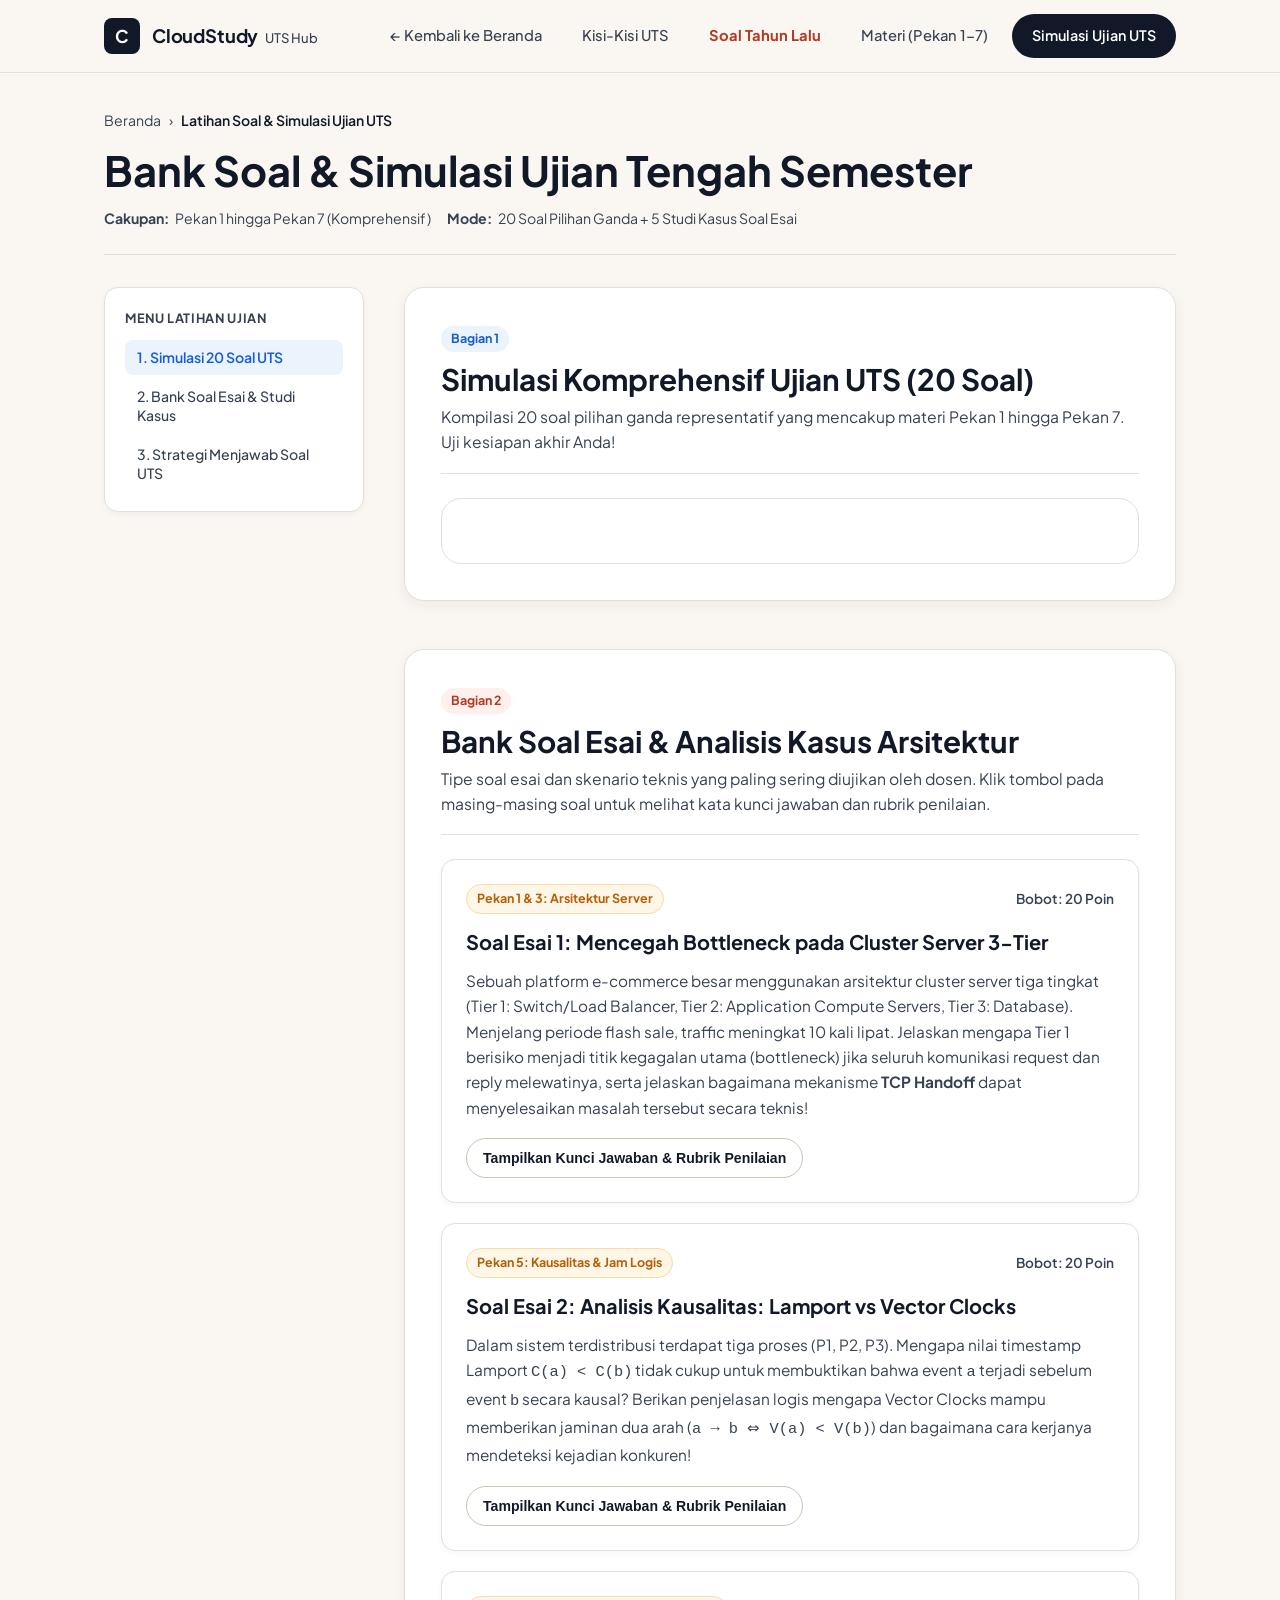
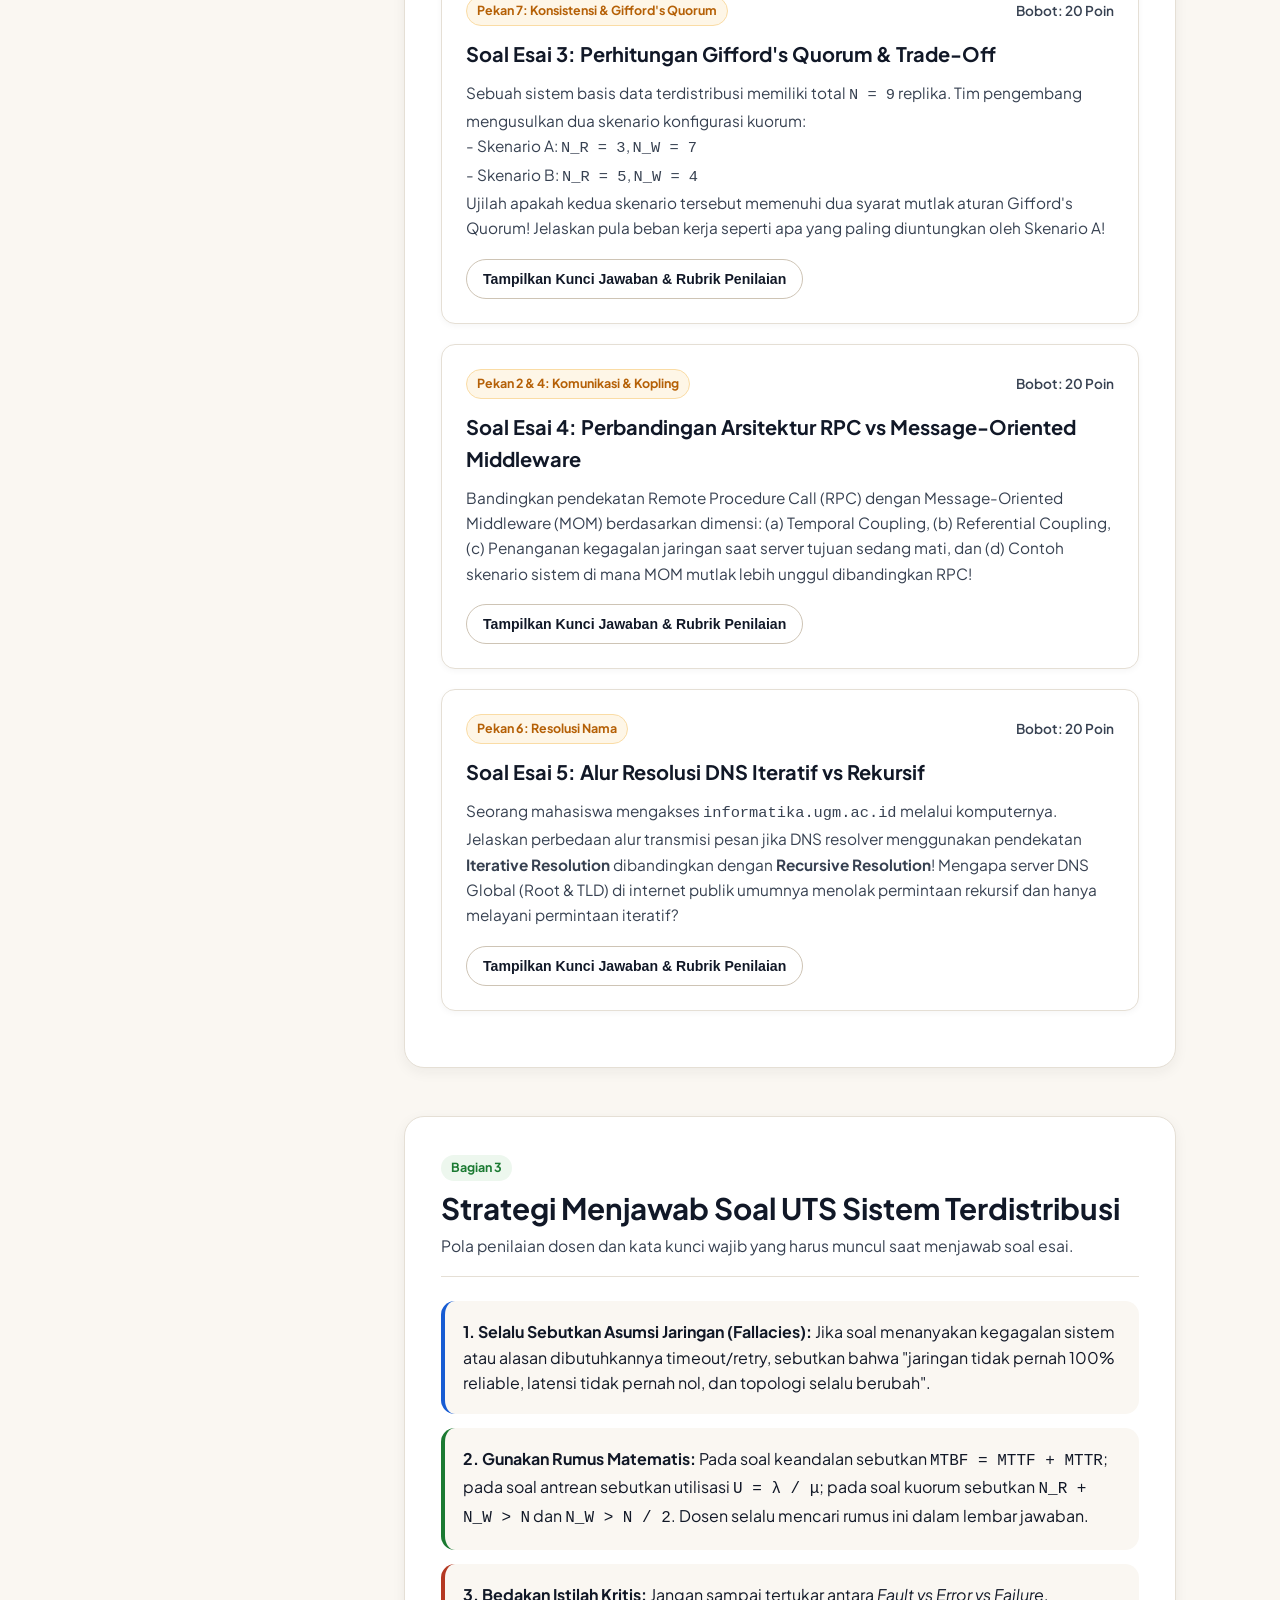
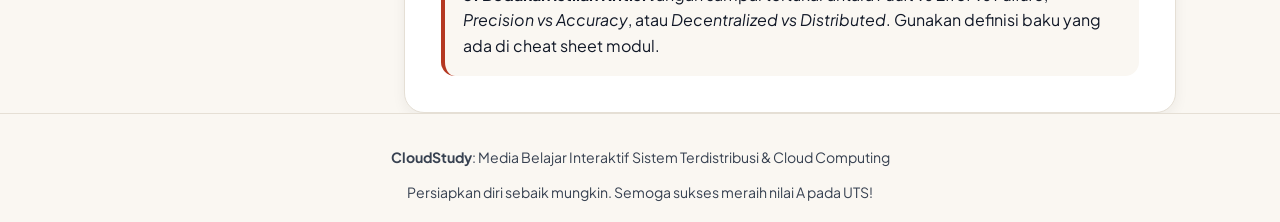
<file: latihan_soal.html>
<!DOCTYPE html>
<html lang="id">
<head>
  <meta charset="UTF-8">
  <meta name="viewport" content="width=device-width, initial-scale=1.0">
  <title>Latihan Soal & Simulasi Ujian UTS | CloudStudy</title>
  
  <!-- Typography: Modern Ultra-Legible Sans-Serif (Plus Jakarta Sans) -->
  <link rel="preconnect" href="https://fonts.googleapis.com">
  <link rel="preconnect" href="https://fonts.gstatic.com" crossorigin>
  <link href="https://fonts.googleapis.com/css2?family=Plus+Jakarta+Sans:wght@400;500;600;700;800&display=swap" rel="stylesheet">
  
  <!-- Styling -->
  <link rel="stylesheet" href="css/style.css">
  <style>
    /* Specific styles for Exam Simulation */
    .exam-nav-grid {
      display: grid;
      grid-template-columns: repeat(auto-fill, minmax(40px, 1fr));
      gap: 8px;
      margin: 16px 0;
    }
    .exam-num-btn {
      width: 100%;
      height: 40px;
      border-radius: var(--radius-sm);
      border: 1px solid var(--border-strong);
      background: var(--bg-surface);
      font-weight: 700;
      font-size: 0.85rem;
      color: var(--text-main);
      display: flex;
      align-items: center;
      justify-content: center;
      transition: all 0.15s ease;
    }
    .exam-num-btn:hover {
      background: var(--bg-secondary);
      border-color: var(--text-main);
    }
    .exam-num-btn.active {
      background: var(--text-main);
      color: #FFFFFF;
      border-color: var(--text-main);
    }
    .exam-num-btn.answered {
      background: var(--accent-blue-bg);
      border-color: var(--accent-blue-text);
      color: var(--accent-blue-text);
    }
    .essay-card {
      background: var(--bg-surface);
      border: 1px solid var(--border-light);
      border-radius: var(--radius-md);
      padding: 24px;
      margin-bottom: 20px;
      box-shadow: var(--shadow-subtle);
    }
    .essay-header {
      display: flex;
      align-items: center;
      justify-content: space-between;
      margin-bottom: 12px;
    }
    .essay-badge {
      font-size: 0.78rem;
      font-weight: 700;
      padding: 4px 10px;
      border-radius: var(--radius-pill);
      background: var(--accent-amber-bg);
      color: var(--accent-amber-text);
      border: 1px solid var(--accent-amber-border);
    }
    .essay-title {
      font-size: 1.25rem;
      font-weight: 700;
      color: var(--text-main);
      margin-bottom: 10px;
    }
    .essay-question {
      font-size: 0.96rem;
      color: var(--text-muted);
      line-height: 1.65;
      margin-bottom: 18px;
    }
    .rubric-box {
      background: var(--bg-primary);
      border-left: 4px solid var(--accent-green-text);
      border-radius: 0 var(--radius-sm) var(--radius-sm) 0;
      padding: 16px 20px;
      font-size: 0.92rem;
      line-height: 1.6;
      color: var(--text-main);
      display: none;
    }
    .rubric-box.show {
      display: block;
    }
  </style>
</head>
<body>

  <!-- Site Navigation Header -->
  <header class="site-header">
    <div class="container header-inner">
      <a href="index.html" class="brand" aria-label="CloudStudy Beranda">
        <div class="brand-badge" aria-hidden="true">C</div>
        <div>
          <span class="brand-text">CloudStudy</span>
          <span class="brand-sub">UTS Hub</span>
        </div>
      </a>

      <nav aria-label="Navigasi Utama">
        <ul class="nav-links">
          <li><a href="index.html" class="nav-link">&larr; Kembali ke Beranda</a></li>
          <li><a href="kisi_kisi.html" class="nav-link">Kisi-Kisi UTS</a></li>
          <li><a href="soal_tahun_lalu.html" class="nav-link" style="color: var(--accent-coral-text); font-weight: 700;">Soal Tahun Lalu</a></li>
          <li><a href="pekan1.html" class="nav-link">Materi (Pekan 1-7)</a></li>
          <li><a href="#simulasi" class="nav-cta">Simulasi Ujian UTS</a></li>
        </ul>
      </nav>
    </div>
  </header>

  <!-- Module Header -->
  <div class="container">
    <div class="module-header">
      <nav class="breadcrumbs" aria-label="Breadcrumb">
        <a href="index.html">Beranda</a>
        <span aria-hidden="true">&rsaquo;</span>
        <span style="color: var(--text-main); font-weight: 600;">Latihan Soal & Simulasi Ujian UTS</span>
      </nav>

      <h1 class="module-title">Bank Soal & Simulasi Ujian Tengah Semester</h1>
      
      <div class="module-meta">
        <span class="meta-pill">
          <strong>Cakupan:</strong> Pekan 1 hingga Pekan 7 (Komprehensif)
        </span>
        <span class="meta-pill">
          <strong>Mode:</strong> 20 Soal Pilihan Ganda + 5 Studi Kasus Soal Esai
        </span>
      </div>
    </div>
  </div>

  <!-- Main Content Layout -->
  <div class="container module-layout">
    
    <!-- Sticky Table of Contents -->
    <aside class="sticky-nav" aria-label="Navigasi Latihan Soal">
      <p class="nav-title">Menu Latihan Ujian</p>
      <ul class="toc-list">
        <li><a href="#simulasi" class="toc-link">1. Simulasi 20 Soal UTS</a></li>
        <li><a href="#esai" class="toc-link">2. Bank Soal Esai & Studi Kasus</a></li>
        <li><a href="#tips-ujian" class="toc-link">3. Strategi Menjawab Soal UTS</a></li>
      </ul>
    </aside>

    <!-- Content Sections -->
    <main class="content-area">
      
      <!-- Section 1: Simulasi 20 Soal Pilihan Ganda -->
      <section id="simulasi" class="content-section" aria-labelledby="heading-simulasi">
        <div class="section-head">
          <span class="section-badge" style="background: var(--accent-blue-bg); color: var(--accent-blue-text);">Bagian 1</span>
          <h2 id="heading-simulasi" class="section-title">Simulasi Komprehensif Ujian UTS (20 Soal)</h2>
          <p class="section-desc">Kompilasi 20 soal pilihan ganda representatif yang mencakup materi Pekan 1 hingga Pekan 7. Uji kesiapan akhir Anda!</p>
        </div>

        <!-- Comprehensive Exam Runner Container -->
        <div id="full-exam-container" class="quiz-box"></div>
      </section>

      <!-- Section 2: Bank Soal Esai & Analisis Kasus -->
      <section id="esai" class="content-section" aria-labelledby="heading-esai">
        <div class="section-head">
          <span class="section-badge" style="background: var(--accent-coral-bg); color: var(--accent-coral-text);">Bagian 2</span>
          <h2 id="heading-esai" class="section-title">Bank Soal Esai & Analisis Kasus Arsitektur</h2>
          <p class="section-desc">Tipe soal esai dan skenario teknis yang paling sering diujikan oleh dosen. Klik tombol pada masing-masing soal untuk melihat kata kunci jawaban dan rubrik penilaian.</p>
        </div>

        <!-- Essay Question 1 -->
        <article class="essay-card">
          <div class="essay-header">
            <span class="essay-badge">Pekan 1 & 3: Arsitektur Server</span>
            <span style="font-size: 0.85rem; font-weight: 600; color: var(--text-muted);">Bobot: 20 Poin</span>
          </div>
          <h3 class="essay-title">Soal Esai 1: Mencegah Bottleneck pada Cluster Server 3-Tier</h3>
          <p class="essay-question">
            Sebuah platform e-commerce besar menggunakan arsitektur cluster server tiga tingkat (Tier 1: Switch/Load Balancer, Tier 2: Application Compute Servers, Tier 3: Database). Menjelang periode flash sale, traffic meningkat 10 kali lipat. Jelaskan mengapa Tier 1 berisiko menjadi titik kegagalan utama (bottleneck) jika seluruh komunikasi request dan reply melewatinya, serta jelaskan bagaimana mekanisme <strong>TCP Handoff</strong> dapat menyelesaikan masalah tersebut secara teknis!
          </p>
          <button class="btn-secondary toggle-rubric-btn" style="min-height: 40px; padding: 8px 16px; font-size: 0.88rem;" data-target="rubric-1">
            Tampilkan Kunci Jawaban & Rubrik Penilaian
          </button>
          <div id="rubric-1" class="rubric-box" style="margin-top: 16px;">
            <p><strong>Poin Kunci Jawaban Ujian:</strong></p>
            <ol style="margin-left: 20px; margin-top: 6px; line-height: 1.65;">
              <li><strong>Penyebab Bottleneck di Tier 1:</strong> Pada model konvensional, switch tier-1 harus memproses dua arah: menerima request klien dan menyalurkan kembali seluruh paket respons berukuran besar dari tier-2 ke klien. Bandwidth dan CPU switch akan habis melayani aliran data balik (*asymmetry bandwidth* di mana reply jauh lebih besar dari request).</li>
              <li><strong>Solusi dengan TCP Handoff:</strong> Klien menginisiasi koneksi TCP ke switch tier-1. Begitu switch mengidentifikasi server aplikasi tier-2 yang paling luang, koneksi soket TCP dialihkan (*handoff*) ke server tier-2 tersebut.</li>
              <li><strong>Hasil Akhir:</strong> Server tier-2 langsung mengirimkan paket respons reply ke klien menggunakan IP switch sebagai source address. Switch tier-1 tidak lagi terbebani data respons dan bebas menerima request baru lainnya.</li>
            </ol>
          </div>
        </article>

        <!-- Essay Question 2 -->
        <article class="essay-card">
          <div class="essay-header">
            <span class="essay-badge">Pekan 5: Kausalitas & Jam Logis</span>
            <span style="font-size: 0.85rem; font-weight: 600; color: var(--text-muted);">Bobot: 20 Poin</span>
          </div>
          <h3 class="essay-title">Soal Esai 2: Analisis Kausalitas: Lamport vs Vector Clocks</h3>
          <p class="essay-question">
            Dalam sistem terdistribusi terdapat tiga proses (P1, P2, P3). Mengapa nilai timestamp Lamport <code>C(a) &lt; C(b)</code> tidak cukup untuk membuktikan bahwa event <code>a</code> terjadi sebelum event <code>b</code> secara kausal? Berikan penjelasan logis mengapa Vector Clocks mampu memberikan jaminan dua arah (<code>a &rarr; b &hArr; V(a) &lt; V(b)</code>) dan bagaimana cara kerjanya mendeteksi kejadian konkuren!
          </p>
          <button class="btn-secondary toggle-rubric-btn" style="min-height: 40px; padding: 8px 16px; font-size: 0.88rem;" data-target="rubric-2">
            Tampilkan Kunci Jawaban & Rubrik Penilaian
          </button>
          <div id="rubric-2" class="rubric-box" style="margin-top: 16px;">
            <p><strong>Poin Kunci Jawaban Ujian:</strong></p>
            <ol style="margin-left: 20px; margin-top: 6px; line-height: 1.65;">
              <li><strong>Kelemahan Lamport:</strong> Lamport Clock hanya menjamin relasi implikasi satu arah: jika <code>a &rarr; b</code> maka <code>C(a) &lt; C(b)</code>. Namun jika dua proses independen menaikkan jam lokalnya tanpa pernah bertukar pesan, bisa saja <code>C(a) &lt; C(b)</code> padahal kedua event tersebut konkuren (*tidak ada hubungan sebab-akibat*).</li>
              <li><strong>Keunggulan Vector Clocks:</strong> Setiap proses memegang array vektor yang mencatat jumlah kejadian yang diketahuinya pada seluruh proses lain. <code>V(a) &lt; V(b)</code> hanya benar jika setiap elemen <code>V(a)[k] &le; V(b)[k]</code> dan terdapat minimal satu elemen yang lebih kecil secara ketat.</li>
              <li><strong>Deteksi Konkuren:</strong> Jika ada komponen vektor di mana <code>V(a)[i] &gt; V(b)[i]</code> namun untuk indeks lain <code>V(a)[j] &lt; V(b)[j]</code>, sistem dapat secara definitif menyimpulkan bahwa event <code>a</code> dan <code>b</code> terjadi secara konkuren (tidak saling memengaruhi).</li>
            </ol>
          </div>
        </article>

        <!-- Essay Question 3 -->
        <article class="essay-card">
          <div class="essay-header">
            <span class="essay-badge">Pekan 7: Konsistensi & Gifford's Quorum</span>
            <span style="font-size: 0.85rem; font-weight: 600; color: var(--text-muted);">Bobot: 20 Poin</span>
          </div>
          <h3 class="essay-title">Soal Esai 3: Perhitungan Gifford's Quorum & Trade-Off</h3>
          <p class="essay-question">
            Sebuah sistem basis data terdistribusi memiliki total <code>N = 9</code> replika. Tim pengembang mengusulkan dua skenario konfigurasi kuorum:<br>
            - Skenario A: <code>N_R = 3</code>, <code>N_W = 7</code><br>
            - Skenario B: <code>N_R = 5</code>, <code>N_W = 4</code><br>
            Ujilah apakah kedua skenario tersebut memenuhi dua syarat mutlak aturan Gifford's Quorum! Jelaskan pula beban kerja seperti apa yang paling diuntungkan oleh Skenario A!
          </p>
          <button class="btn-secondary toggle-rubric-btn" style="min-height: 40px; padding: 8px 16px; font-size: 0.88rem;" data-target="rubric-3">
            Tampilkan Kunci Jawaban & Rubrik Penilaian
          </button>
          <div id="rubric-3" class="rubric-box" style="margin-top: 16px;">
            <p><strong>Poin Kunci Jawaban Ujian:</strong></p>
            <ol style="margin-left: 20px; margin-top: 6px; line-height: 1.65;">
              <li><strong>Uji Skenario A (NR = 3, NW = 7, N = 9):</strong><br>
                - Syarat 1: <code>NR + NW = 3 + 7 = 10 &gt; 9</code> (MEMENUHI). Tidak ada Read-Write conflict.<br>
                - Syarat 2: <code>NW = 7 &gt; 9/2 (4.5)</code> (MEMENUHI). Tidak ada Write-Write conflict.<br>
                <strong>Kesimpulan Skenario A VALID.</strong>
              </li>
              <li><strong>Uji Skenario B (NR = 5, NW = 4, N = 9):</strong><br>
                - Syarat 1: <code>NR + NW = 5 + 4 = 9</code> (GAGAL, karena tidak lebih besar dari 9, tidak ada jaminan overlap!).<br>
                - Syarat 2: <code>NW = 4 &lt; 4.5</code> (GAGAL, tidak mencapai mayoritas mutlak).<br>
                <strong>Kesimpulan Skenario B INVALID</strong> (dapat menyebabkan data usang terbaca dan inkonsistensi benturan tulis).
              </li>
              <li><strong>Aplikasi Skenario A:</strong> Sangat ideal untuk beban kerja dengan <strong>rasio pembacaan tinggi (Read-Heavy workload)</strong> karena klien hanya butuh mengontak 3 server untuk membaca data mutakhir secara kilat.</li>
            </ol>
          </div>
        </article>

        <!-- Essay Question 4 -->
        <article class="essay-card">
          <div class="essay-header">
            <span class="essay-badge">Pekan 2 & 4: Komunikasi & Kopling</span>
            <span style="font-size: 0.85rem; font-weight: 600; color: var(--text-muted);">Bobot: 20 Poin</span>
          </div>
          <h3 class="essay-title">Soal Esai 4: Perbandingan Arsitektur RPC vs Message-Oriented Middleware</h3>
          <p class="essay-question">
            Bandingkan pendekatan Remote Procedure Call (RPC) dengan Message-Oriented Middleware (MOM) berdasarkan dimensi: (a) Temporal Coupling, (b) Referential Coupling, (c) Penanganan kegagalan jaringan saat server tujuan sedang mati, dan (d) Contoh skenario sistem di mana MOM mutlak lebih unggul dibandingkan RPC!
          </p>
          <button class="btn-secondary toggle-rubric-btn" style="min-height: 40px; padding: 8px 16px; font-size: 0.88rem;" data-target="rubric-4">
            Tampilkan Kunci Jawaban & Rubrik Penilaian
          </button>
          <div id="rubric-4" class="rubric-box" style="margin-top: 16px;">
            <p><strong>Poin Kunci Jawaban Ujian:</strong></p>
            <ol style="margin-left: 20px; margin-top: 6px; line-height: 1.65;">
              <li><strong>Temporal Coupling:</strong> RPC bersifat *temporal coupled* (caller dan callee harus sama-sama aktif saat panggilan berlangsung). MOM bersifat *temporal decoupled* (pengirim dan penerima tidak perlu aktif bersamaan).</li>
              <li><strong>Referential Coupling:</strong> RPC umumnya *coupled* (klien harus mengetahui endpoint spesifik server). MOM bersifat *decoupled* (klien hanya mengirim pesan ke antrean/topic tanpa tahu siapa pemrosesnya).</li>
              <li><strong>Penanganan Kegagalan:</strong> Pada RPC, jika server mati, pemanggilan gagal seketika (*fail/exception*). Pada MOM, pesan tersimpan aman di antrean persisten (*message queue*) dan akan diproses saat server menyala kembali.</li>
              <li><strong>Skenario Keunggulan MOM:</strong> Pemrosesan transaksi checkout e-commerce (pembuatan invoice, notifikasi email, pengurangan stok gudang di sistem terpisah). Klien tidak boleh menunggu seluruh subsistem selesai bekerja.</li>
            </ol>
          </div>
        </article>

        <!-- Essay Question 5 -->
        <article class="essay-card">
          <div class="essay-header">
            <span class="essay-badge">Pekan 6: Resolusi Nama</span>
            <span style="font-size: 0.85rem; font-weight: 600; color: var(--text-muted);">Bobot: 20 Poin</span>
          </div>
          <h3 class="essay-title">Soal Esai 5: Alur Resolusi DNS Iteratif vs Rekursif</h3>
          <p class="essay-question">
            Seorang mahasiswa mengakses <code>informatika.ugm.ac.id</code> melalui komputernya. Jelaskan perbedaan alur transmisi pesan jika DNS resolver menggunakan pendekatan <strong>Iterative Resolution</strong> dibandingkan dengan <strong>Recursive Resolution</strong>! Mengapa server DNS Global (Root & TLD) di internet publik umumnya menolak permintaan rekursif dan hanya melayani permintaan iteratif?
          </p>
          <button class="btn-secondary toggle-rubric-btn" style="min-height: 40px; padding: 8px 16px; font-size: 0.88rem;" data-target="rubric-5">
            Tampilkan Kunci Jawaban & Rubrik Penilaian
          </button>
          <div id="rubric-5" class="rubric-box" style="margin-top: 16px;">
            <p><strong>Poin Kunci Jawaban Ujian:</strong></p>
            <ol style="margin-left: 20px; margin-top: 6px; line-height: 1.65;">
              <li><strong>Iterative:</strong> Klien resolver menghubungi server Root DNS. Root menjawab "saya tidak tahu, tapi ini alamat TLD .id". Klien lalu menghubungi server .id, yang menjawab "ini alamat server ac.id", demikian seterusnya sampai klien sendiri menemukan server otoritatif <code>ugm.ac.id</code>.</li>
              <li><strong>Recursive:</strong> Klien resolver meminta ke server DNS lokal, dan server DNS lokal tersebut yang secara estafet menghubungi Root, TLD, hingga server otoritatif atas nama klien, lalu mengembalikan jawaban akhir ke klien.</li>
              <li><strong>Alasan Root & TLD Menolak Rekursif:</strong> Skalabilitas dan keamanan (*resource exhaustion*). Jika miliaran komputer di seluruh dunia meminta Root DNS untuk melakukan pencarian rekursif, memori dan soket koneksi Root DNS akan langsung habis dalam hitungan detik. Dengan hanya melayani iteratif (langsung mengembalikan alamat server berikutnya), beban kerja Root DNS sangat ringan dan dapat diskalakan secara global.</li>
            </ol>
          </div>
        </article>

      </section>

      <!-- Section 3: Strategi Menjawab Soal UTS -->
      <section id="tips-ujian" class="content-section" aria-labelledby="heading-tips">
        <div class="section-head">
          <span class="section-badge" style="background: var(--accent-green-bg); color: var(--accent-green-text);">Bagian 3</span>
          <h2 id="heading-tips" class="section-title">Strategi Menjawab Soal UTS Sistem Terdistribusi</h2>
          <p class="section-desc">Pola penilaian dosen dan kata kunci wajib yang harus muncul saat menjawab soal esai.</p>
        </div>

        <div style="display: flex; flex-direction: column; gap: 14px;">
          <div style="background: var(--bg-primary); padding: 18px; border-radius: var(--radius-md); border-left: 4px solid var(--accent-blue-text);">
            <strong>1. Selalu Sebutkan Asumsi Jaringan (Fallacies):</strong> Jika soal menanyakan kegagalan sistem atau alasan dibutuhkannya timeout/retry, sebutkan bahwa "jaringan tidak pernah 100% reliable, latensi tidak pernah nol, dan topologi selalu berubah".
          </div>
          <div style="background: var(--bg-primary); padding: 18px; border-radius: var(--radius-md); border-left: 4px solid var(--accent-green-text);">
            <strong>2. Gunakan Rumus Matematis:</strong> Pada soal keandalan sebutkan <code>MTBF = MTTF + MTTR</code>; pada soal antrean sebutkan utilisasi <code>U = &lambda; / &mu;</code>; pada soal kuorum sebutkan <code>N_R + N_W &gt; N</code> dan <code>N_W &gt; N / 2</code>. Dosen selalu mencari rumus ini dalam lembar jawaban.
          </div>
          <div style="background: var(--bg-primary); padding: 18px; border-radius: var(--radius-md); border-left: 4px solid var(--accent-coral-text);">
            <strong>3. Bedakan Istilah Kritis:</strong> Jangan sampai tertukar antara <em>Fault vs Error vs Failure</em>, <em>Precision vs Accuracy</em>, atau <em>Decentralized vs Distributed</em>. Gunakan definisi baku yang ada di cheat sheet modul.
          </div>
        </div>
      </section>

    </main>
  </div>

  <!-- Site Footer -->
  <footer class="site-footer">
    <div class="container footer-inner">
      <p><strong>CloudStudy</strong>: Media Belajar Interaktif Sistem Terdistribusi & Cloud Computing</p>
      <p>Persiapkan diri sebaik mungkin. Semoga sukses meraih nilai A pada UTS!</p>
    </div>
  </footer>

  <script src="js/app.js"></script>
  <script>
    // Toggle rubric visibility
    document.querySelectorAll('.toggle-rubric-btn').forEach(btn => {
      btn.addEventListener('click', () => {
        const targetId = btn.getAttribute('data-target');
        const box = document.getElementById(targetId);
        if (box) {
          box.classList.toggle('show');
          if (box.classList.contains('show')) {
            btn.textContent = 'Sembunyikan Kunci Jawaban';
          } else {
            btn.textContent = 'Tampilkan Kunci Jawaban & Rubrik Penilaian';
          }
        }
      });
    });
  </script>
</body>
</html>
</file>
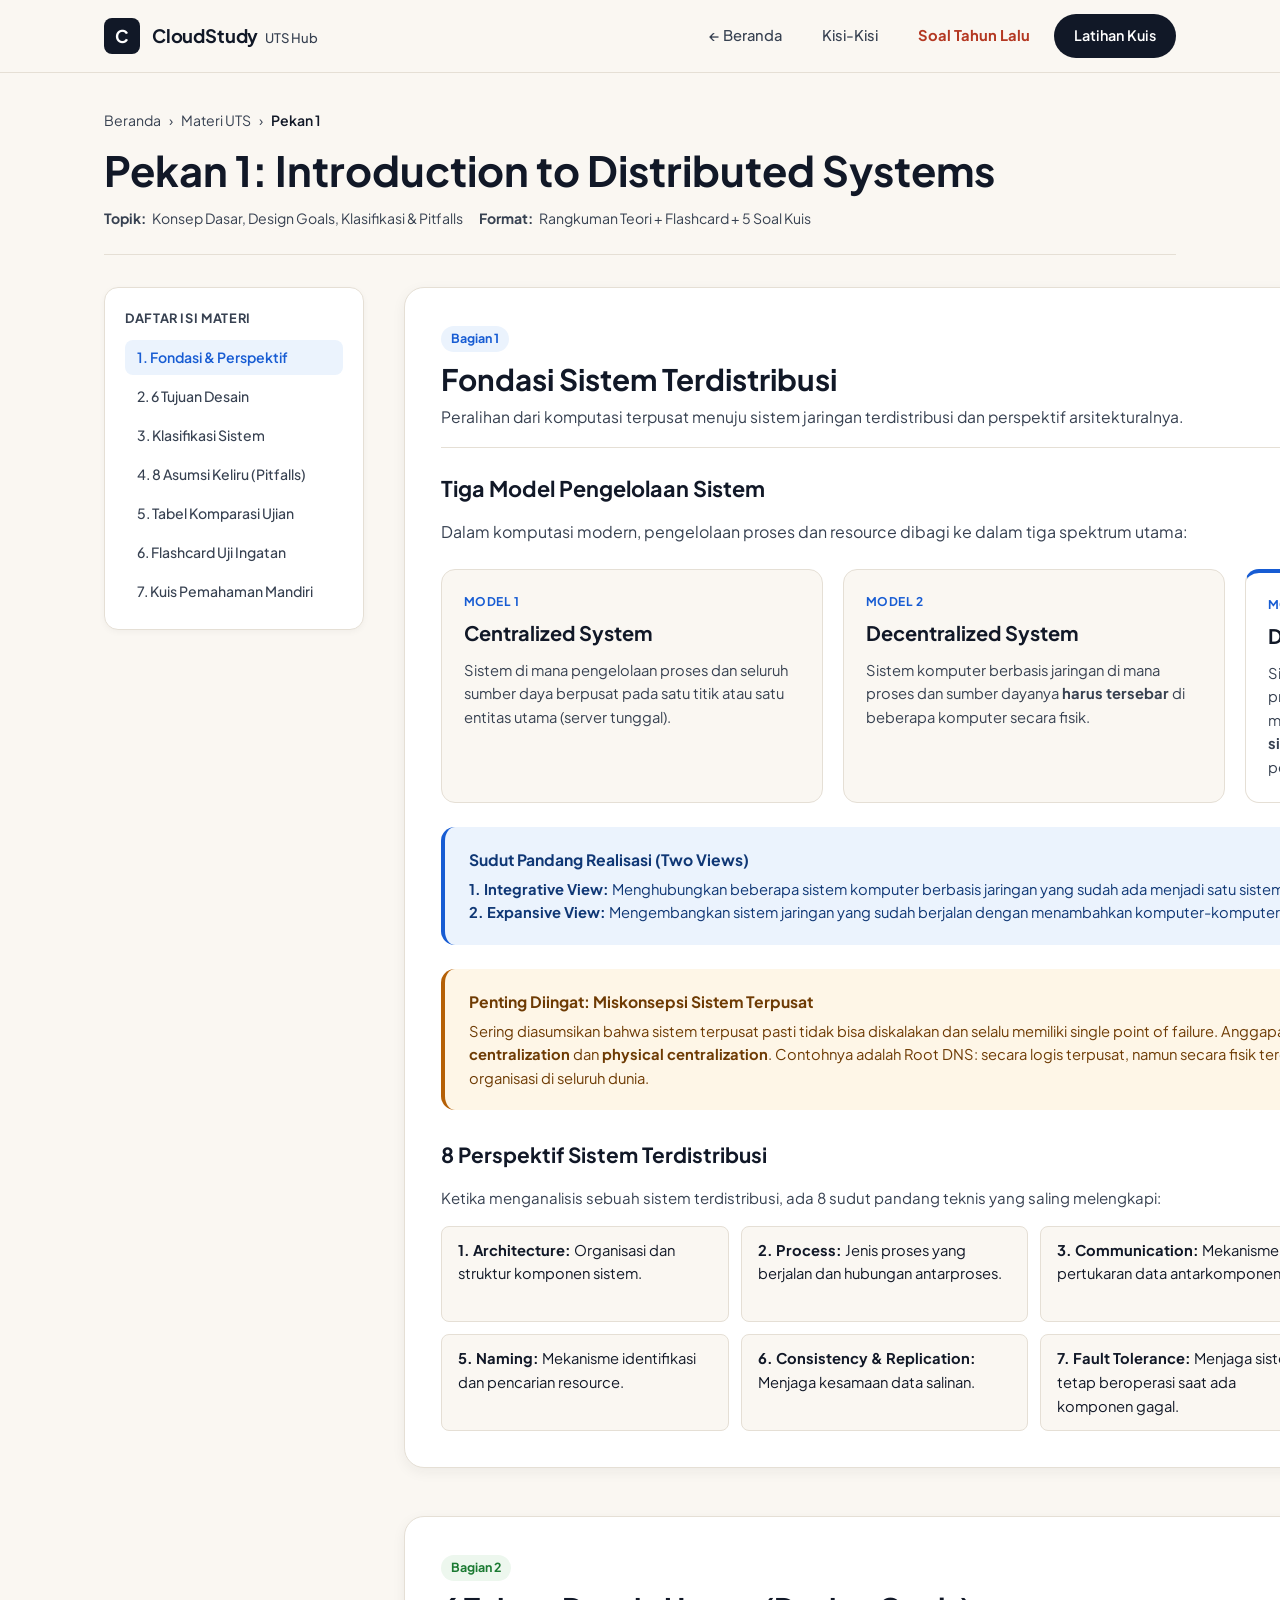
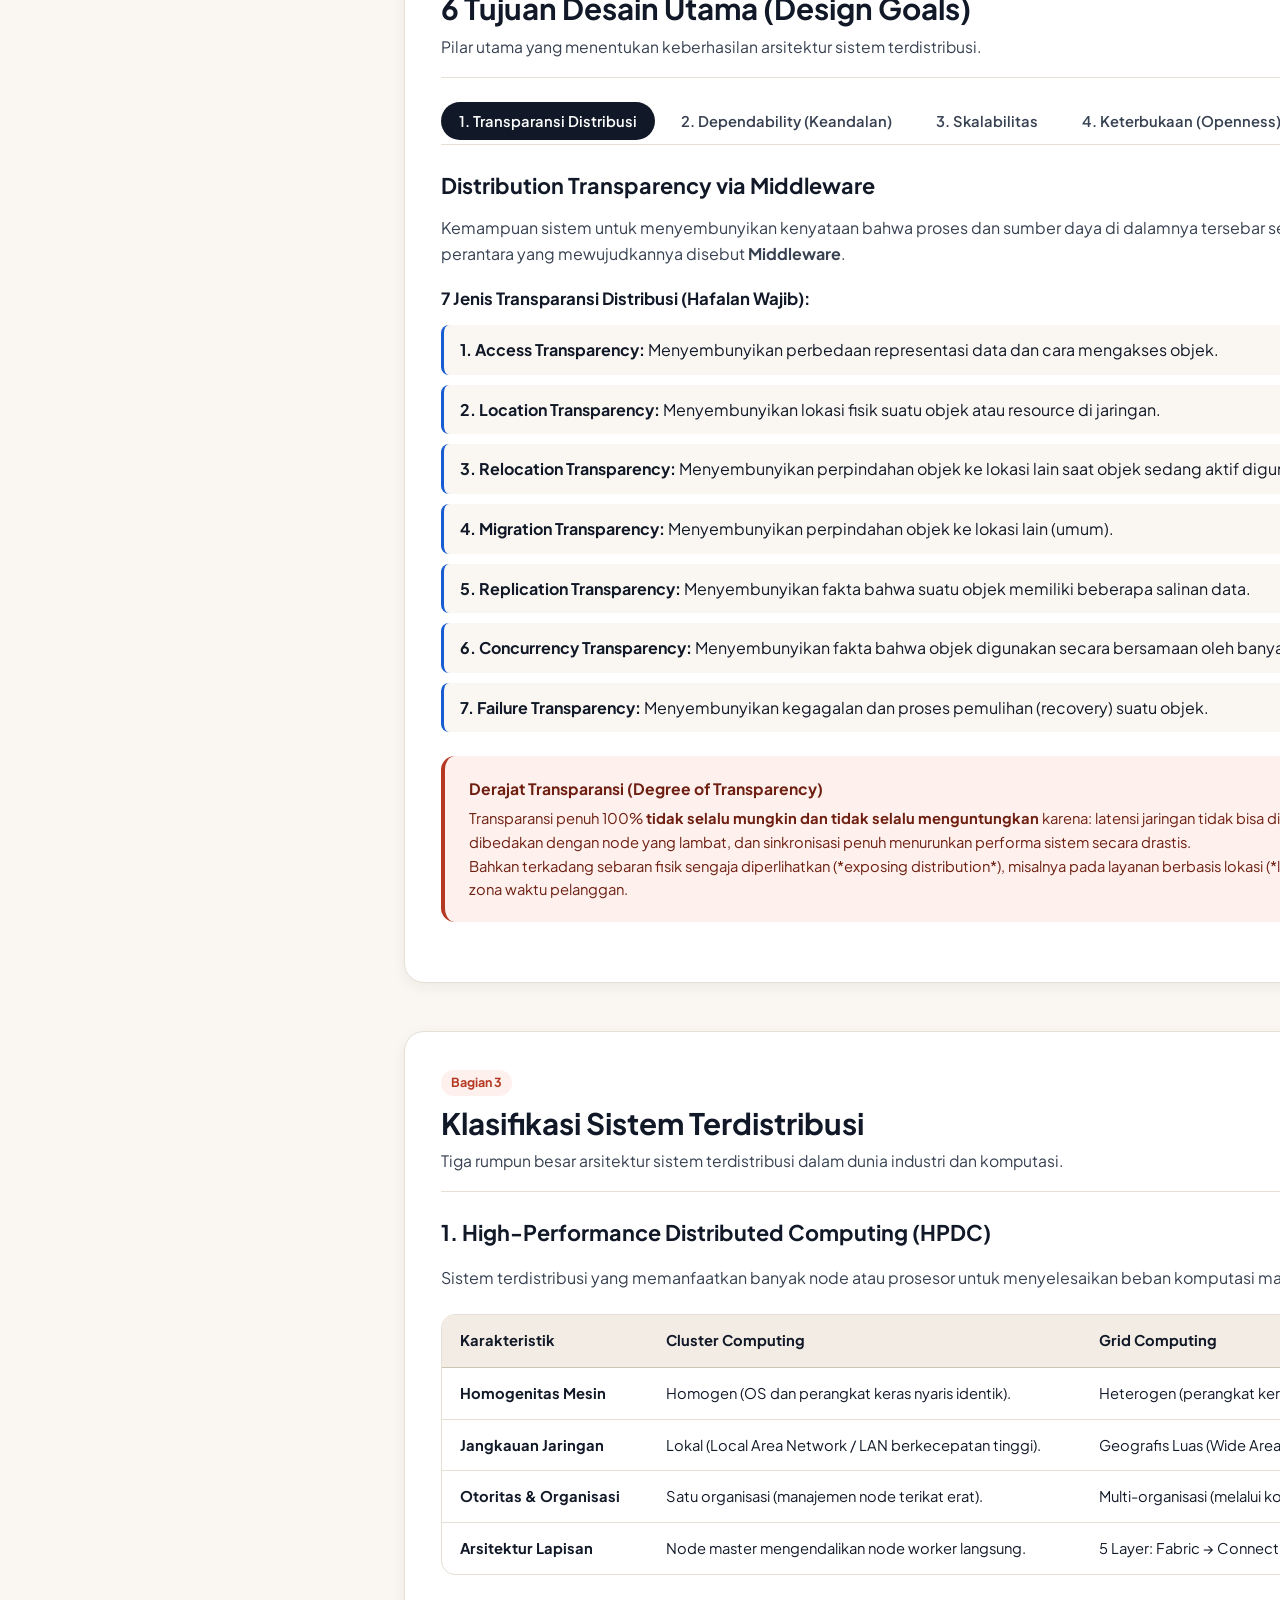
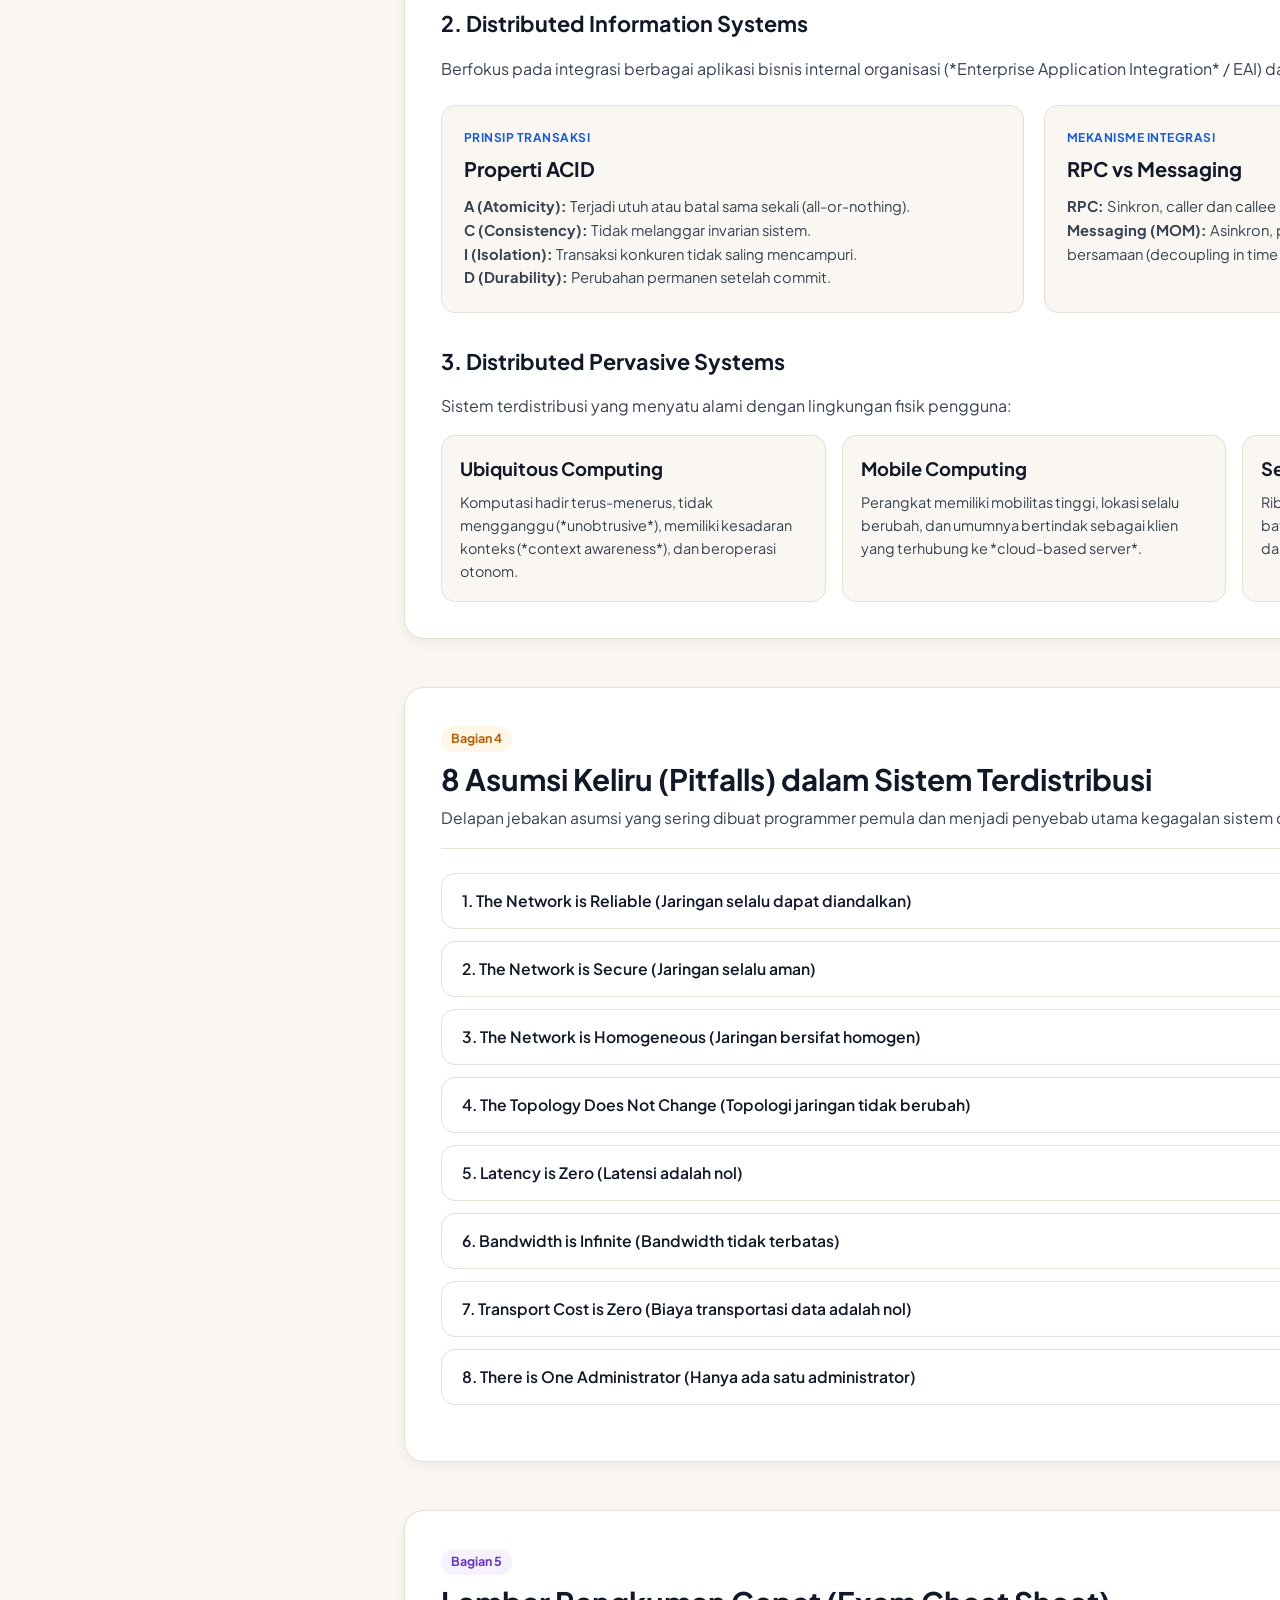
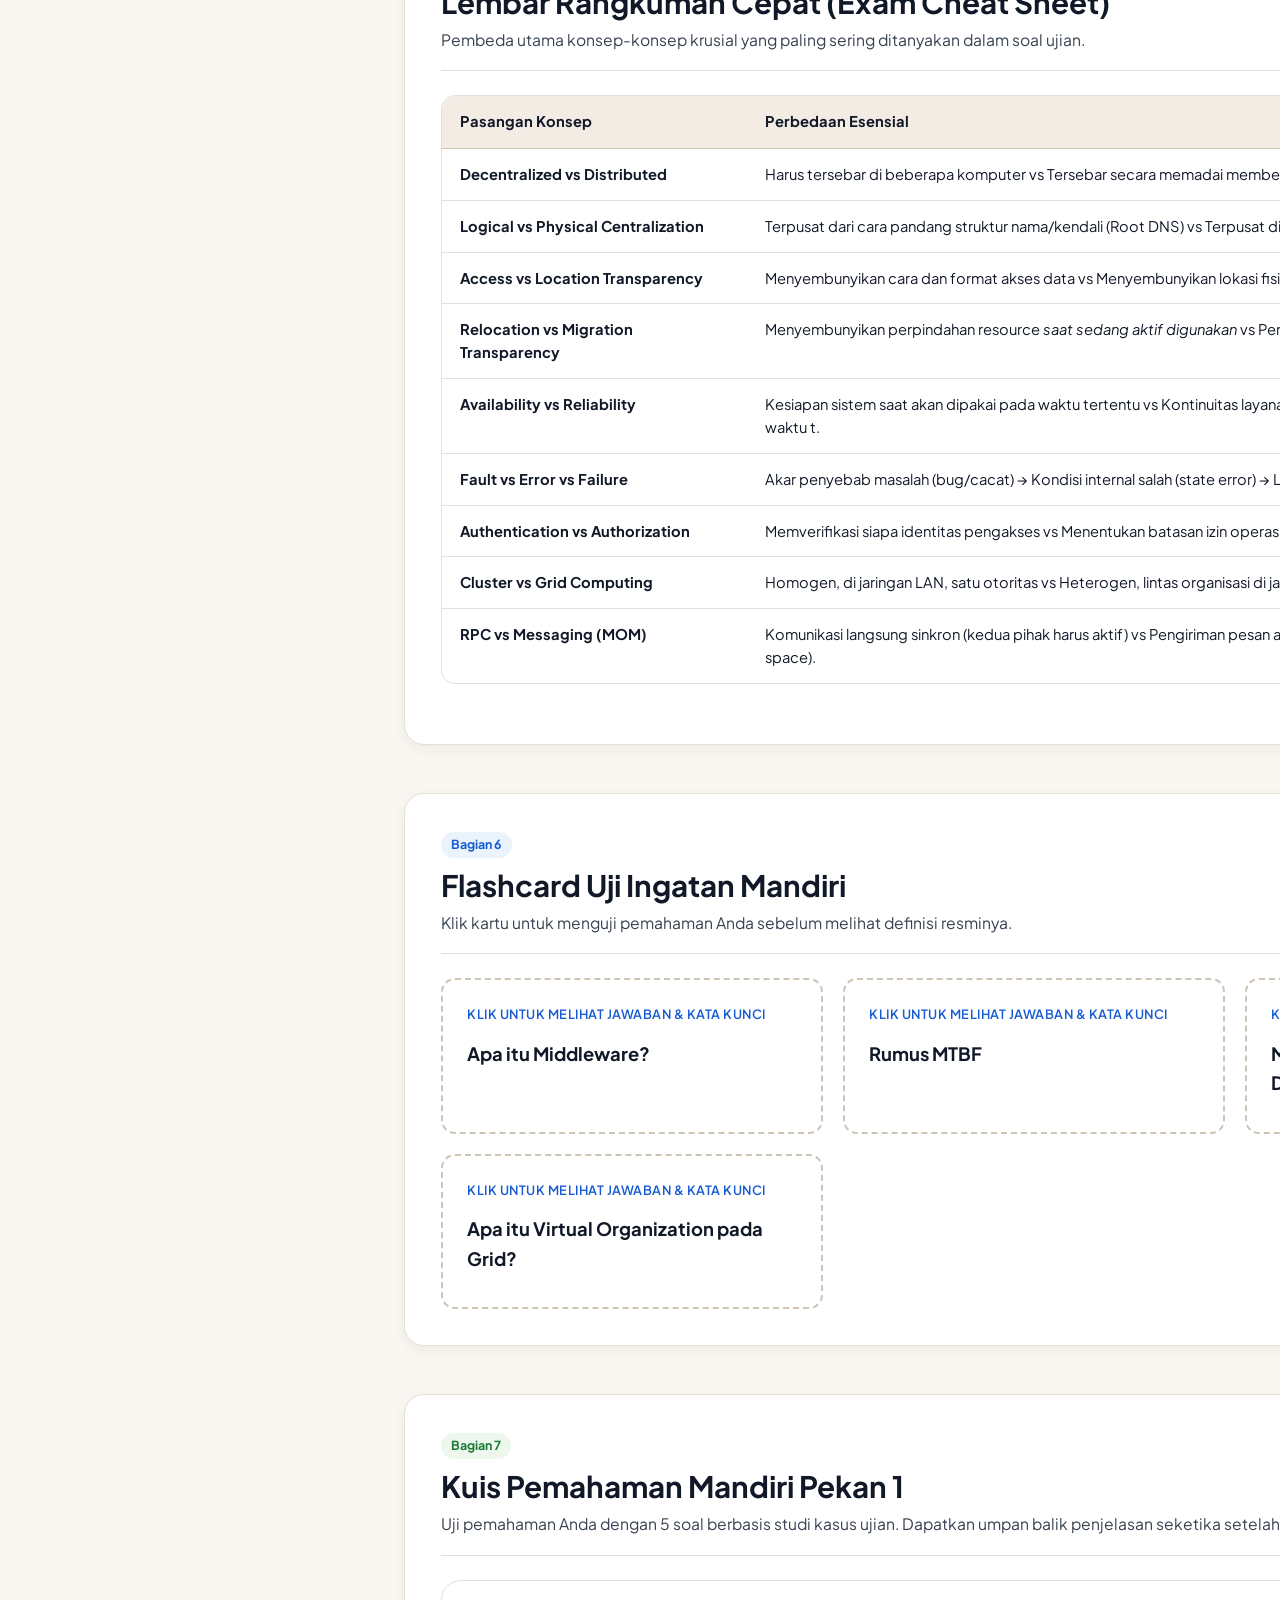
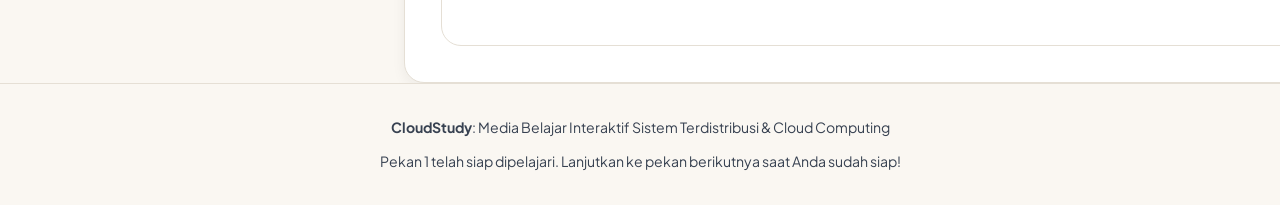
<file: pekan1.html>
<!DOCTYPE html>
<html lang="id">
<head>
  <meta charset="UTF-8">
  <meta name="viewport" content="width=device-width, initial-scale=1.0">
  <title>Pekan 1: Introduction to Distributed Systems | CloudStudy</title>
  
  <!-- Typography: Modern Ultra-Legible Sans-Serif (Plus Jakarta Sans) -->
  <link rel="preconnect" href="https://fonts.googleapis.com">
  <link rel="preconnect" href="https://fonts.gstatic.com" crossorigin>
  <link href="https://fonts.googleapis.com/css2?family=Plus+Jakarta+Sans:wght@400;500;600;700;800&display=swap" rel="stylesheet">
  
  <!-- Styling -->
  <link rel="stylesheet" href="css/style.css">
</head>
<body>

  <!-- Site Navigation Header -->
  <header class="site-header">
    <div class="container header-inner">
      <a href="index.html" class="brand" aria-label="CloudStudy Beranda">
        <div class="brand-badge" aria-hidden="true">C</div>
        <div>
          <span class="brand-text">CloudStudy</span>
          <span class="brand-sub">UTS Hub</span>
        </div>
      </a>

      <nav aria-label="Navigasi Utama">
        <ul class="nav-links">
          <li><a href="index.html" class="nav-link">&larr; Beranda</a></li>
          <li><a href="kisi_kisi.html" class="nav-link">Kisi-Kisi</a></li>
          <li><a href="soal_tahun_lalu.html" class="nav-link" style="color: var(--accent-coral-text); font-weight: 700;">Soal Tahun Lalu</a></li>
          <li><a href="#kuis" class="nav-cta">Latihan Kuis</a></li>
        </ul>
      </nav>
    </div>
  </header>

  <!-- Module Header -->
  <div class="container">
    <div class="module-header">
      <nav class="breadcrumbs" aria-label="Breadcrumb">
        <a href="index.html">Beranda</a>
        <span aria-hidden="true">&rsaquo;</span>
        <a href="index.html#kurikulum">Materi UTS</a>
        <span aria-hidden="true">&rsaquo;</span>
        <span style="color: var(--text-main); font-weight: 600;">Pekan 1</span>
      </nav>

      <h1 class="module-title">Pekan 1: Introduction to Distributed Systems</h1>
      
      <div class="module-meta">
        <span class="meta-pill">
          <strong>Topik:</strong> Konsep Dasar, Design Goals, Klasifikasi & Pitfalls
        </span>
        <span class="meta-pill">
          <strong>Format:</strong> Rangkuman Teori + Flashcard + 5 Soal Kuis
        </span>
      </div>
    </div>
  </div>

  <!-- Main Content Layout (Sticky Nav + Content) -->
  <div class="container module-layout">
    
    <!-- Sticky Table of Contents -->
    <aside class="sticky-nav" aria-label="Daftar Isi Modul">
      <p class="nav-title">Daftar Isi Materi</p>
      <ul class="toc-list">
        <li><a href="#fondasi" class="toc-link">1. Fondasi & Perspektif</a></li>
        <li><a href="#tujuan-desain" class="toc-link">2. 6 Tujuan Desain</a></li>
        <li><a href="#klasifikasi" class="toc-link">3. Klasifikasi Sistem</a></li>
        <li><a href="#pitfalls" class="toc-link">4. 8 Asumsi Keliru (Pitfalls)</a></li>
        <li><a href="#cheat-sheet" class="toc-link">5. Tabel Komparasi Ujian</a></li>
        <li><a href="#flashcards" class="toc-link">6. Flashcard Uji Ingatan</a></li>
        <li><a href="#kuis" class="toc-link">7. Kuis Pemahaman Mandiri</a></li>
      </ul>
    </aside>

    <!-- Content Sections -->
    <main class="content-area">
      
      <!-- Section 1: Fondasi & Perspektif -->
      <section id="fondasi" class="content-section" aria-labelledby="heading-fondasi">
        <div class="section-head">
          <span class="section-badge" style="background: var(--accent-blue-bg); color: var(--accent-blue-text);">Bagian 1</span>
          <h2 id="heading-fondasi" class="section-title">Fondasi Sistem Terdistribusi</h2>
          <p class="section-desc">Peralihan dari komputasi terpusat menuju sistem jaringan terdistribusi dan perspektif arsitekturalnya.</p>
        </div>

        <h3 style="font-family: var(--font-serif); font-size: 1.35rem; margin-bottom: 12px;">Tiga Model Pengelolaan Sistem</h3>
        <p style="color: var(--text-muted); line-height: 1.6; margin-bottom: 20px;">
          Dalam komputasi modern, pengelolaan proses dan resource dibagi ke dalam tiga spektrum utama:
        </p>

        <div class="concept-grid">
          <div class="concept-card">
            <div class="concept-tag">Model 1</div>
            <h4 class="concept-name">Centralized System</h4>
            <p class="concept-body">
              Sistem di mana pengelolaan proses dan seluruh sumber daya berpusat pada satu titik atau satu entitas utama (server tunggal).
            </p>
          </div>

          <div class="concept-card">
            <div class="concept-tag">Model 2</div>
            <h4 class="concept-name">Decentralized System</h4>
            <p class="concept-body">
              Sistem komputer berbasis jaringan di mana proses dan sumber dayanya <strong>harus tersebar</strong> di beberapa komputer secara fisik.
            </p>
          </div>

          <div class="concept-card highlight">
            <div class="concept-tag">Model 3 (Inti Kuliah)</div>
            <h4 class="concept-name">Distributed System</h4>
            <p class="concept-body">
              Sistem komputer berbasis jaringan di mana proses dan sumber daya tersebar secara memadai sehingga <strong>membentuk satu kesatuan sistem utuh</strong> (single coherent system) bagi pengguna.
            </p>
          </div>
        </div>

        <div class="callout callout-blue">
          <div class="callout-title">Sudut Pandang Realisasi (Two Views)</div>
          <p class="callout-text">
            <strong>1. Integrative View:</strong> Menghubungkan beberapa sistem komputer berbasis jaringan yang sudah ada menjadi satu sistem baru yang lebih besar.<br>
            <strong>2. Expansive View:</strong> Mengembangkan sistem jaringan yang sudah berjalan dengan menambahkan komputer-komputer baru ke dalamnya.
          </p>
        </div>

        <div class="callout callout-amber">
          <div class="callout-title">Penting Diingat: Miskonsepsi Sistem Terpusat</div>
          <p class="callout-text">
            Sering diasumsikan bahwa sistem terpusat pasti tidak bisa diskalakan dan selalu memiliki single point of failure. Anggapan ini keliru: harus dibedakan antara <strong>logical centralization</strong> dan <strong>physical centralization</strong>. Contohnya adalah Root DNS: secara logis terpusat, namun secara fisik terdistribusi dan dikelola tangguh oleh banyak organisasi di seluruh dunia.
          </p>
        </div>

        <h3 style="font-family: var(--font-serif); font-size: 1.3rem; margin: 28px 0 14px 0;">8 Perspektif Sistem Terdistribusi</h3>
        <p style="color: var(--text-muted); font-size: 0.94rem; margin-bottom: 16px;">
          Ketika menganalisis sebuah sistem terdistribusi, ada 8 sudut pandang teknis yang saling melengkapi:
        </p>

        <ul style="display: grid; grid-template-columns: repeat(auto-fit, minmax(240px, 1fr)); gap: 12px; list-style: none;">
          <li style="background: var(--bg-primary); padding: 12px 16px; border-radius: var(--radius-sm); border: 1px solid var(--border-light); font-size: 0.92rem;">
            <strong>1. Architecture:</strong> Organisasi dan struktur komponen sistem.
          </li>
          <li style="background: var(--bg-primary); padding: 12px 16px; border-radius: var(--radius-sm); border: 1px solid var(--border-light); font-size: 0.92rem;">
            <strong>2. Process:</strong> Jenis proses yang berjalan dan hubungan antarproses.
          </li>
          <li style="background: var(--bg-primary); padding: 12px 16px; border-radius: var(--radius-sm); border: 1px solid var(--border-light); font-size: 0.92rem;">
            <strong>3. Communication:</strong> Mekanisme pertukaran data antarkomponen.
          </li>
          <li style="background: var(--bg-primary); padding: 12px 16px; border-radius: var(--radius-sm); border: 1px solid var(--border-light); font-size: 0.92rem;">
            <strong>4. Coordination:</strong> Algoritma untuk mengatur koordinasi antarkomponen.
          </li>
          <li style="background: var(--bg-primary); padding: 12px 16px; border-radius: var(--radius-sm); border: 1px solid var(--border-light); font-size: 0.92rem;">
            <strong>5. Naming:</strong> Mekanisme identifikasi dan pencarian resource.
          </li>
          <li style="background: var(--bg-primary); padding: 12px 16px; border-radius: var(--radius-sm); border: 1px solid var(--border-light); font-size: 0.92rem;">
            <strong>6. Consistency & Replication:</strong> Menjaga kesamaan data salinan.
          </li>
          <li style="background: var(--bg-primary); padding: 12px 16px; border-radius: var(--radius-sm); border: 1px solid var(--border-light); font-size: 0.92rem;">
            <strong>7. Fault Tolerance:</strong> Menjaga sistem tetap beroperasi saat ada komponen gagal.
          </li>
          <li style="background: var(--bg-primary); padding: 12px 16px; border-radius: var(--radius-sm); border: 1px solid var(--border-light); font-size: 0.92rem;">
            <strong>8. Security:</strong> Melindungi resource agar hanya diakses pihak sah.
          </li>
        </ul>
      </section>

      <!-- Section 2: 6 Design Goals -->
      <section id="tujuan-desain" class="content-section" aria-labelledby="heading-tujuan">
        <div class="section-head">
          <span class="section-badge" style="background: var(--accent-green-bg); color: var(--accent-green-text);">Bagian 2</span>
          <h2 id="heading-tujuan" class="section-title">6 Tujuan Desain Utama (Design Goals)</h2>
          <p class="section-desc">Pilar utama yang menentukan keberhasilan arsitektur sistem terdistribusi.</p>
        </div>

        <!-- Interactive Tabs for Design Goals -->
        <div class="tabs-nav" aria-label="Pilih Tujuan Desain">
          <button class="tab-btn active" data-tab-group="goals" data-tab-target="goal-transparency">1. Transparansi Distribusi</button>
          <button class="tab-btn" data-tab-group="goals" data-tab-target="goal-dependability">2. Dependability (Keandalan)</button>
          <button class="tab-btn" data-tab-group="goals" data-tab-target="goal-scalability">3. Skalabilitas</button>
          <button class="tab-btn" data-tab-group="goals" data-tab-target="goal-openness">4. Keterbukaan (Openness)</button>
          <button class="tab-btn" data-tab-group="goals" data-tab-target="goal-security">5. Keamanan</button>
          <button class="tab-btn" data-tab-group="goals" data-tab-target="goal-sharing">6. Resource Sharing</button>
        </div>

        <!-- Tab 1: Transparency -->
        <div id="goal-transparency" class="tab-content active" data-tab-group="goals">
          <h3 style="font-family: var(--font-serif); font-size: 1.35rem; margin-bottom: 12px;">Distribution Transparency via Middleware</h3>
          <p style="color: var(--text-muted); line-height: 1.6; margin-bottom: 20px;">
            Kemampuan sistem untuk menyembunyikan kenyataan bahwa proses dan sumber daya di dalamnya tersebar secara fisik di beberapa komputer. Lapisan perantara yang mewujudkannya disebut <strong>Middleware</strong>.
          </p>

          <h4 style="font-size: 1.05rem; margin-bottom: 12px; font-weight: 700;">7 Jenis Transparansi Distribusi (Hafalan Wajib):</h4>
          <div style="display: flex; flex-direction: column; gap: 10px; margin-bottom: 24px;">
            <div style="padding: 12px 16px; background: var(--bg-primary); border-radius: var(--radius-sm); border-left: 3px solid var(--accent-blue-text);">
              <strong>1. Access Transparency:</strong> Menyembunyikan perbedaan representasi data dan cara mengakses objek.
            </div>
            <div style="padding: 12px 16px; background: var(--bg-primary); border-radius: var(--radius-sm); border-left: 3px solid var(--accent-blue-text);">
              <strong>2. Location Transparency:</strong> Menyembunyikan lokasi fisik suatu objek atau resource di jaringan.
            </div>
            <div style="padding: 12px 16px; background: var(--bg-primary); border-radius: var(--radius-sm); border-left: 3px solid var(--accent-blue-text);">
              <strong>3. Relocation Transparency:</strong> Menyembunyikan perpindahan objek ke lokasi lain saat objek sedang aktif digunakan.
            </div>
            <div style="padding: 12px 16px; background: var(--bg-primary); border-radius: var(--radius-sm); border-left: 3px solid var(--accent-blue-text);">
              <strong>4. Migration Transparency:</strong> Menyembunyikan perpindahan objek ke lokasi lain (umum).
            </div>
            <div style="padding: 12px 16px; background: var(--bg-primary); border-radius: var(--radius-sm); border-left: 3px solid var(--accent-blue-text);">
              <strong>5. Replication Transparency:</strong> Menyembunyikan fakta bahwa suatu objek memiliki beberapa salinan data.
            </div>
            <div style="padding: 12px 16px; background: var(--bg-primary); border-radius: var(--radius-sm); border-left: 3px solid var(--accent-blue-text);">
              <strong>6. Concurrency Transparency:</strong> Menyembunyikan fakta bahwa objek digunakan secara bersamaan oleh banyak pengguna mandiri.
            </div>
            <div style="padding: 12px 16px; background: var(--bg-primary); border-radius: var(--radius-sm); border-left: 3px solid var(--accent-blue-text);">
              <strong>7. Failure Transparency:</strong> Menyembunyikan kegagalan dan proses pemulihan (recovery) suatu objek.
            </div>
          </div>

          <div class="callout callout-coral">
            <div class="callout-title">Derajat Transparansi (Degree of Transparency)</div>
            <p class="callout-text">
              Transparansi penuh 100% <strong>tidak selalu mungkin dan tidak selalu menguntungkan</strong> karena: latensi jaringan tidak bisa disembunyikan sepenuhnya, node gagal sulit dibedakan dengan node yang lambat, dan sinkronisasi penuh menurunkan performa sistem secara drastis.<br>
              Bahkan terkadang sebaran fisik sengaja diperlihatkan (*exposing distribution*), misalnya pada layanan berbasis lokasi (*location-based services*) dan penanganan zona waktu pelanggan.
            </p>
          </div>
        </div>

        <!-- Tab 2: Dependability -->
        <div id="goal-dependability" class="tab-content" data-tab-group="goals">
          <h3 style="font-family: var(--font-serif); font-size: 1.35rem; margin-bottom: 12px;">Dependability (Kemampuan Diandalkan)</h3>
          <p style="color: var(--text-muted); line-height: 1.6; margin-bottom: 20px;">
            Kemampuan sistem untuk memberikan layanan secara benar dan dapat diandalkan secara terus menerus.
          </p>

          <div class="concept-grid">
            <div class="concept-card">
              <div class="concept-tag">Pilar 1</div>
              <h4 class="concept-name">Availability</h4>
              <p class="concept-body">Mengukur tingkat <strong>kesiapan</strong> sistem atau komponen untuk digunakan pada saat tertentu.</p>
            </div>
            <div class="concept-card">
              <div class="concept-tag">Pilar 2</div>
              <h4 class="concept-name">Reliability</h4>
              <p class="concept-body">Kemampuan sistem memberikan layanan secara <strong>berkelanjutan tanpa henti</strong> dan benar dalam interval waktu tertentu.</p>
            </div>
            <div class="concept-card">
              <div class="concept-tag">Pilar 3 & 4</div>
              <h4 class="concept-name">Safety & Maintainability</h4>
              <p class="concept-body"><strong>Safety:</strong> Risiko dampak bencana sangat rendah. <strong>Maintainability:</strong> Kemudahan perbaikan komponen pasca kegagalan.</p>
            </div>
          </div>

          <div class="callout callout-blue">
            <div class="callout-title">Metrik Tradisional: MTBF = MTTF + MTTR</div>
            <p class="callout-text">
              <strong>MTTF (Mean Time To Failure):</strong> Rata-rata waktu hingga komponen mengalami kegagalan.<br>
              <strong>MTTR (Mean Time To Repair):</strong> Rata-rata waktu yang dibutuhkan untuk memperbaiki komponen yang gagal.<br>
              <strong>MTBF (Mean Time Between Failures):</strong> Total rata-rata waktu antara kegagalan.
            </p>
          </div>

          <div class="callout callout-coral">
            <div class="callout-title">Rantai Anomali: Fault &rarr; Error &rarr; Failure</div>
            <p class="callout-text">
              <strong>1. Fault (Penyebab):</strong> Akar kesalahan, misal programmer salah ketik kode.<br>
              <strong>2. Error (Kondisi Salah):</strong> Keadaan internal yang salah akibat fault, misal pointer bernilai null.<br>
              <strong>3. Failure (Kegagalan):</strong> Sistem crash atau tidak memenuhi spesifikasi layanan yang seharusnya diberikan.<br>
              <em>Teknik penanganan: Fault Prevention (mencegah), Fault Tolerance (mentolerir saat terjadi), Fault Removal (menghilangkan), dan Fault Forecasting (memprediksi).</em>
            </p>
          </div>
        </div>

        <!-- Tab 3: Scalability -->
        <div id="goal-scalability" class="tab-content" data-tab-group="goals">
          <h3 style="font-family: var(--font-serif); font-size: 1.35rem; margin-bottom: 12px;">Skalabilitas Sistem Terdistribusi</h3>
          <p style="color: var(--text-muted); line-height: 1.6; margin-bottom: 20px;">
            Kemampuan sistem mempertahankan kinerja ketika ukuran, cakupan geografis, atau domain administratif meningkat.
          </p>

          <div class="concept-grid">
            <div class="concept-card">
              <div class="concept-tag">Dimensi 1</div>
              <h4 class="concept-name">Size Scalability</h4>
              <p class="concept-body">Kemampuan menangani pertambahan jumlah pengguna atau proses komputasi yang datang.</p>
            </div>
            <div class="concept-card">
              <div class="concept-tag">Dimensi 2</div>
              <h4 class="concept-name">Geographical Scalability</h4>
              <p class="concept-body">Kemampuan menangani pertambahan jarak fisik antarnode (misal dari LAN lokal ke WAN global dengan kendala latensi tinggi).</p>
            </div>
            <div class="concept-card">
              <div class="concept-tag">Dimensi 3</div>
              <h4 class="concept-name">Administrative Scalability</h4>
              <p class="concept-body">Kemampuan sistem beroperasi di berbagai domain administratif dengan kebijakan keamanan dan pembayaran yang berbeda.</p>
            </div>
          </div>

          <div class="callout callout-amber">
            <div class="callout-title">Analisis Formal Antrean (Queuing System)</div>
            <p class="callout-text">
              Layanan terpusat dimodelkan dengan laju kedatangan request (&lambda;) dan kapasitas proses (&mu;). Utilisasi dihitung dengan U = &lambda; / &mu;. Jika utilisasi mendekati 1 (100%), antrean akan memanjang tanpa batas dan response time melonjak sangat drastis. Salah satu solusi utamanya adalah memperkecil service time atau membagi proses.
            </p>
          </div>

          <h4 style="font-size: 1.05rem; margin-bottom: 12px; font-weight: 700;">5 Teknik Penskalaan (Techniques for Scaling):</h4>
          <ol style="margin-left: 20px; line-height: 1.7; color: var(--text-muted); font-size: 0.94rem;">
            <li><strong>Hide Communication Latencies:</strong> Gunakan komunikasi asinkron agar klien tidak menunggu server.</li>
            <li><strong>Move Computations to Clients:</strong> Pindahkan komputasi sebagian (misal validasi formulir) ke perangkat klien.</li>
            <li><strong>Partition Data and Computations:</strong> Membagi data dan beban komputasi ke beberapa mesin secara paralel.</li>
            <li><strong>Decentralized Services:</strong> Memecah layanan terpusat (contoh: DNS hierarkis).</li>
            <li><strong>Replication and Caching:</strong> Menempatkan salinan data di dekat klien (Web cache, CDN). Catatan: Replikasi memunculkan masalah inkonsistensi data dan butuh sinkronisasi global.</li>
          </ol>
        </div>

        <!-- Tab 4: Openness -->
        <div id="goal-openness" class="tab-content" data-tab-group="goals">
          <h3 style="font-family: var(--font-serif); font-size: 1.35rem; margin-bottom: 12px;">Openness & Pemisahan Policy dan Mechanism</h3>
          <p style="color: var(--text-muted); line-height: 1.6; margin-bottom: 20px;">
            Open Distributed System adalah sistem yang menyediakan komponen sehingga dapat diintegrasikan dengan mudah ke sistem lain berkat antarmuka yang terdefinisi jelas (well-defined interfaces).
          </p>

          <div style="display: grid; grid-template-columns: repeat(auto-fit, minmax(220px, 1fr)); gap: 14px; margin-bottom: 24px;">
            <div style="background: var(--bg-primary); padding: 16px; border-radius: var(--radius-sm); border: 1px solid var(--border-light);">
              <strong>Interoperability:</strong> Berbagai sistem dapat saling bekerja sama meski beda teknologi.
            </div>
            <div style="background: var(--bg-primary); padding: 16px; border-radius: var(--radius-sm); border: 1px solid var(--border-light);">
              <strong>Portability:</strong> Aplikasi dapat dipindahkan dan dijalankan pada lingkungan sistem lain tanpa modifikasi besar.
            </div>
            <div style="background: var(--bg-primary); padding: 16px; border-radius: var(--radius-sm); border: 1px solid var(--border-light);">
              <strong>Extensibility:</strong> Sistem mudah diperluas dengan menambahkan modul atau fitur baru.
            </div>
          </div>

          <div class="callout callout-green">
            <div class="callout-title">Prinsip: Policy vs Mechanism</div>
            <p class="callout-text">
              <strong>Policy:</strong> Aturan atau keputusan mengenai <em>apa yang harus dilakukan</em> oleh sistem (contoh: menentukan tingkat konsistensi cache).<br>
              <strong>Mechanism:</strong> Cara atau fasilitas teknis yang dipakai untuk <em>menerapkan policy tersebut</em> (contoh: dynamic caching algorithm).<br>
              Pemisahan yang baik memberi fleksibilitas tinggi, namun jika terlalu ketat akan memperumit konfigurasi sistem.
            </p>
          </div>
        </div>

        <!-- Tab 5: Security -->
        <div id="goal-security" class="tab-content" data-tab-group="goals">
          <h3 style="font-family: var(--font-serif); font-size: 1.35rem; margin-bottom: 12px;">Keamanan Sistem Terdistribusi</h3>
          <p style="color: var(--text-muted); line-height: 1.6; margin-bottom: 20px;">
            Sistem yang tidak aman tidak dapat dianggap sebagai sistem yang dapat diandalkan (dependable).
          </p>

          <div class="concept-grid">
            <div class="concept-card">
              <div class="concept-tag">Konsep 1</div>
              <h4 class="concept-name">Authentication</h4>
              <p class="concept-body">Memverifikasi kebenaran identitas entitas pengakses: <em>"Siapa kamu?"</em></p>
            </div>
            <div class="concept-card">
              <div class="concept-tag">Konsep 2</div>
              <h4 class="concept-name">Authorization</h4>
              <p class="concept-body">Menentukan hak akses entitas yang sudah teridentifikasi: <em>"Apa yang boleh kamu lakukan?"</em></p>
            </div>
            <div class="concept-card">
              <div class="concept-tag">Konsep 3</div>
              <h4 class="concept-name">Trust</h4>
              <p class="concept-body">Keyakinan bahwa entitas lain akan berperilaku sesuai ekspektasi: <em>"Apakah saya bisa mengandalkan tindakanmu?"</em></p>
            </div>
          </div>

          <div class="callout callout-blue">
            <div class="callout-title">4 Mekanisme Keamanan Utama</div>
            <p class="callout-text">
              1. <strong>Symmetric Cryptosystem:</strong> Satu kunci rahasia yang sama untuk enkripsi dan dekripsi.<br>
              2. <strong>Asymmetric Cryptosystem:</strong> Sepasang kunci berbeda (Public Key untuk enkripsi/verifikasi, Private Key rahasia untuk dekripsi/tanda tangan).<br>
              3. <strong>Secure Hashing:</strong> Fungsi satu arah (one-way) menghasilkan nilai panjang tetap yang peka terhadap perubahan satu bit sekalipun.<br>
              4. <strong>Digital Signature:</strong> Menggunakan private key pengirim untuk membuktikan keaslian dan integritas pesan.
            </p>
          </div>
        </div>

        <!-- Tab 6: Resource Sharing -->
        <div id="goal-sharing" class="tab-content" data-tab-group="goals">
          <h3 style="font-family: var(--font-serif); font-size: 1.35rem; margin-bottom: 12px;">Resource Sharing</h3>
          <p style="color: var(--text-muted); line-height: 1.6; margin-bottom: 20px;">
            Kemampuan sistem untuk memungkinkan pengguna atau aplikasi saling berbagi sumber daya (data, file, CPU, printer, kapasitas penyimpanan) melalui jaringan secara ekonomis dan teratur.
          </p>
          <div class="callout callout-blue">
            <div class="callout-title">Semboyan John Gage: "The Network is the Computer"</div>
            <p class="callout-text">
              Jaringan bukan lagi sekadar kabel penghubung, melainkan komputer itu sendiri. Contoh penerapan nyatanya mencakup: penyimpanan awan (cloud storage), CDN (Content Delivery Network) untuk streaming video cepat, layanan email terdistribusi, serta peer-to-peer file sharing.
            </p>
          </div>
        </div>

      </section>

      <!-- Section 3: Klasifikasi Sistem Terdistribusi -->
      <section id="klasifikasi" class="content-section" aria-labelledby="heading-klasifikasi">
        <div class="section-head">
          <span class="section-badge" style="background: var(--accent-coral-bg); color: var(--accent-coral-text);">Bagian 3</span>
          <h2 id="heading-klasifikasi" class="section-title">Klasifikasi Sistem Terdistribusi</h2>
          <p class="section-desc">Tiga rumpun besar arsitektur sistem terdistribusi dalam dunia industri dan komputasi.</p>
        </div>

        <h3 style="font-family: var(--font-serif); font-size: 1.35rem; margin-bottom: 14px;">1. High-Performance Distributed Computing (HPDC)</h3>
        <p style="color: var(--text-muted); line-height: 1.6; margin-bottom: 16px;">
          Sistem terdistribusi yang memanfaatkan banyak node atau prosesor untuk menyelesaikan beban komputasi masif dengan performa tinggi.
        </p>

        <div class="table-responsive">
          <table class="comp-table">
            <thead>
              <tr>
                <th scope="col">Karakteristik</th>
                <th scope="col">Cluster Computing</th>
                <th scope="col">Grid Computing</th>
              </tr>
            </thead>
            <tbody>
              <tr>
                <td><strong>Homogenitas Mesin</strong></td>
                <td>Homogen (OS dan perangkat keras nyaris identik).</td>
                <td>Heterogen (perangkat keras, arsitektur, dan OS beragam).</td>
              </tr>
              <tr>
                <td><strong>Jangkauan Jaringan</strong></td>
                <td>Lokal (Local Area Network / LAN berkecepatan tinggi).</td>
                <td>Geografis Luas (Wide Area Network / WAN).</td>
              </tr>
              <tr>
                <td><strong>Otoritas & Organisasi</strong></td>
                <td>Satu organisasi (manajemen node terikat erat).</td>
                <td>Multi-organisasi (melalui konsep <em>Virtual Organization</em>).</td>
              </tr>
              <tr>
                <td><strong>Arsitektur Lapisan</strong></td>
                <td>Node master mengendalikan node worker langsung.</td>
                <td>5 Layer: Fabric &rarr; Connectivity &rarr; Resource &rarr; Collective &rarr; Application.</td>
              </tr>
            </tbody>
          </table>
        </div>

        <h3 style="font-family: var(--font-serif); font-size: 1.35rem; margin: 32px 0 14px 0;">2. Distributed Information Systems</h3>
        <p style="color: var(--text-muted); line-height: 1.6; margin-bottom: 16px;">
          Berfokus pada integrasi berbagai aplikasi bisnis internal organisasi (*Enterprise Application Integration* / EAI) dan transaksi data terdistribusi.
        </p>

        <div class="concept-grid">
          <div class="concept-card">
            <div class="concept-tag">Prinsip Transaksi</div>
            <h4 class="concept-name">Properti ACID</h4>
            <p class="concept-body">
              <strong>A (Atomicity):</strong> Terjadi utuh atau batal sama sekali (all-or-nothing).<br>
              <strong>C (Consistency):</strong> Tidak melanggar invarian sistem.<br>
              <strong>I (Isolation):</strong> Transaksi konkuren tidak saling mencampuri.<br>
              <strong>D (Durability):</strong> Perubahan permanen setelah commit.
            </p>
          </div>

          <div class="concept-card">
            <div class="concept-tag">Mekanisme Integrasi</div>
            <h4 class="concept-name">RPC vs Messaging</h4>
            <p class="concept-body">
              <strong>RPC:</strong> Sinkron, caller dan callee harus sama-sama aktif saat panggilan terjadi.<br>
              <strong>Messaging (MOM):</strong> Asinkron, publisher dan subscriber tidak perlu aktif bersamaan (decoupling in time & space).
            </p>
          </div>
        </div>

        <h3 style="font-family: var(--font-serif); font-size: 1.35rem; margin: 32px 0 14px 0;">3. Distributed Pervasive Systems</h3>
        <p style="color: var(--text-muted); line-height: 1.6; margin-bottom: 16px;">
          Sistem terdistribusi yang menyatu alami dengan lingkungan fisik pengguna:
        </p>

        <div style="display: grid; grid-template-columns: repeat(auto-fit, minmax(260px, 1fr)); gap: 16px;">
          <div style="background: var(--bg-primary); padding: 18px; border-radius: var(--radius-md); border: 1px solid var(--border-light);">
            <h4 style="font-family: var(--font-serif); font-size: 1.15rem; margin-bottom: 8px;">Ubiquitous Computing</h4>
            <p style="font-size: 0.9rem; color: var(--text-muted);">
              Komputasi hadir terus-menerus, tidak mengganggu (*unobtrusive*), memiliki kesadaran konteks (*context awareness*), dan beroperasi otonom.
            </p>
          </div>
          <div style="background: var(--bg-primary); padding: 18px; border-radius: var(--radius-md); border: 1px solid var(--border-light);">
            <h4 style="font-family: var(--font-serif); font-size: 1.15rem; margin-bottom: 8px;">Mobile Computing</h4>
            <p style="font-size: 0.9rem; color: var(--text-muted);">
              Perangkat memiliki mobilitas tinggi, lokasi selalu berubah, dan umumnya bertindak sebagai klien yang terhubung ke *cloud-based server*.
            </p>
          </div>
          <div style="background: var(--bg-primary); padding: 18px; border-radius: var(--radius-md); border: 1px solid var(--border-light);">
            <h4 style="font-family: var(--font-serif); font-size: 1.15rem; margin-bottom: 8px;">Sensor & Actuator Networks</h4>
            <p style="font-size: 0.9rem; color: var(--text-muted);">
              Ribuan perangkat node kecil sederhana dengan batasan daya (baterai) yang bertugas memantau dan bertindak atas lingkungan secara terpadu.
            </p>
          </div>
        </div>
      </section>

      <!-- Section 4: 8 Pitfalls / False Assumptions -->
      <section id="pitfalls" class="content-section" aria-labelledby="heading-pitfalls">
        <div class="section-head">
          <span class="section-badge" style="background: var(--accent-amber-bg); color: var(--accent-amber-text);">Bagian 4</span>
          <h2 id="heading-pitfalls" class="section-title">8 Asumsi Keliru (Pitfalls) dalam Sistem Terdistribusi</h2>
          <p class="section-desc">Delapan jebakan asumsi yang sering dibuat programmer pemula dan menjadi penyebab utama kegagalan sistem di dunia nyata.</p>
        </div>

        <div class="accordion-group">
          
          <div class="accordion-item">
            <button class="accordion-header" aria-expanded="false">
              <span>1. The Network is Reliable (Jaringan selalu dapat diandalkan)</span>
              <span class="accordion-icon" aria-hidden="true">+</span>
            </button>
            <div class="accordion-body">
              <strong>Faktanya:</strong> Paket data dapat hilang, koneksi fisik bisa terputus, atau router mengalami kegagalan kapan saja. Sistem terdistribusi wajib mengimplementasikan mekanisme timeout, retry, dan acknowledgment.
            </div>
          </div>

          <div class="accordion-item">
            <button class="accordion-header" aria-expanded="false">
              <span>2. The Network is Secure (Jaringan selalu aman)</span>
              <span class="accordion-icon" aria-hidden="true">+</span>
            </button>
            <div class="accordion-body">
              <strong>Faktanya:</strong> Lalu lintas data di jaringan publik dapat disadap (eavesdropping), dipalsukan, atau diserang. Komunikasi harus selalu diamankan dengan enkripsi dan autentikasi.
            </div>
          </div>

          <div class="accordion-item">
            <button class="accordion-header" aria-expanded="false">
              <span>3. The Network is Homogeneous (Jaringan bersifat homogen)</span>
              <span class="accordion-icon" aria-hidden="true">+</span>
            </button>
            <div class="accordion-body">
              <strong>Faktanya:</strong> Perangkat keras, sistem operasi, format data endian, dan protokol pada tiap node seringkali berbeda-beda. Dibutuhkan standar protokol terbuka dan middleware.
            </div>
          </div>

          <div class="accordion-item">
            <button class="accordion-header" aria-expanded="false">
              <span>4. The Topology Does Not Change (Topologi jaringan tidak berubah)</span>
              <span class="accordion-icon" aria-hidden="true">+</span>
            </button>
            <div class="accordion-body">
              <strong>Faktanya:</strong> Node dapat bergabung, keluar, crash, atau berpindah lokasi kapan saja. Sistem tidak boleh mengandalkan konfigurasi alamat IP statis secara kaku.
            </div>
          </div>

          <div class="accordion-item">
            <button class="accordion-header" aria-expanded="false">
              <span>5. Latency is Zero (Latensi adalah nol)</span>
              <span class="accordion-icon" aria-hidden="true">+</span>
            </button>
            <div class="accordion-body">
              <strong>Faktanya:</strong> Pengiriman pesan membutuhkan waktu tempuh fisik. Komunikasi synchronous yang terlalu sering melintasi WAN akan membuat performa aplikasi terpuruk.
            </div>
          </div>

          <div class="accordion-item">
            <button class="accordion-header" aria-expanded="false">
              <span>6. Bandwidth is Infinite (Bandwidth tidak terbatas)</span>
              <span class="accordion-icon" aria-hidden="true">+</span>
            </button>
            <div class="accordion-body">
              <strong>Faktanya:</strong> Kapasitas kanal transfer data memiliki batas fisik. Mengirimkan data berukuran raksasa tanpa kompresi atau caching akan membebani jaringan.
            </div>
          </div>

          <div class="accordion-item">
            <button class="accordion-header" aria-expanded="false">
              <span>7. Transport Cost is Zero (Biaya transportasi data adalah nol)</span>
              <span class="accordion-icon" aria-hidden="true">+</span>
            </button>
            <div class="accordion-body">
              <strong>Faktanya:</strong> Setiap pengiriman paket data membutuhkan konsumsi daya CPU, memori penyangga (buffer), dan kuota bandwidth finansial pada layanan cloud.
            </div>
          </div>

          <div class="accordion-item">
            <button class="accordion-header" aria-expanded="false">
              <span>8. There is One Administrator (Hanya ada satu administrator)</span>
              <span class="accordion-icon" aria-hidden="true">+</span>
            </button>
            <div class="accordion-body">
              <strong>Faktanya:</strong> Sistem terdistribusi melintasi berbagai domain administratif dengan kebijakan keamanan, aturan privasi, dan otoritas pengelolaan yang berbeda.
            </div>
          </div>

        </div>
      </section>

      <!-- Section 5: Cheat Sheet / Tabel Komparasi Ujian -->
      <section id="cheat-sheet" class="content-section" aria-labelledby="heading-cheat">
        <div class="section-head">
          <span class="section-badge" style="background: var(--accent-purple-bg); color: var(--accent-purple-text);">Bagian 5</span>
          <h2 id="heading-cheat" class="section-title">Lembar Rangkuman Cepat (Exam Cheat Sheet)</h2>
          <p class="section-desc">Pembeda utama konsep-konsep krusial yang paling sering ditanyakan dalam soal ujian.</p>
        </div>

        <div class="table-responsive">
          <table class="comp-table">
            <thead>
              <tr>
                <th scope="col">Pasangan Konsep</th>
                <th scope="col">Perbedaan Esensial</th>
              </tr>
            </thead>
            <tbody>
              <tr>
                <td><strong>Decentralized vs Distributed</strong></td>
                <td>Harus tersebar di beberapa komputer vs Tersebar secara memadai membentuk satu kesatuan sistem utuh bagi pemakai.</td>
              </tr>
              <tr>
                <td><strong>Logical vs Physical Centralization</strong></td>
                <td>Terpusat dari cara pandang struktur nama/kendali (Root DNS) vs Terpusat di satu server/mesin fisik tunggal.</td>
              </tr>
              <tr>
                <td><strong>Access vs Location Transparency</strong></td>
                <td>Menyembunyikan cara dan format akses data vs Menyembunyikan lokasi fisik penyimpanan data di jaringan.</td>
              </tr>
              <tr>
                <td><strong>Relocation vs Migration Transparency</strong></td>
                <td>Menyembunyikan perpindahan resource <em>saat sedang aktif digunakan</em> vs Perpindahan resource secara umum.</td>
              </tr>
              <tr>
                <td><strong>Availability vs Reliability</strong></td>
                <td>Kesiapan sistem saat akan dipakai pada waktu tertentu vs Kontinuitas layanan berjalan benar tanpa henti selama durasi waktu t.</td>
              </tr>
              <tr>
                <td><strong>Fault vs Error vs Failure</strong></td>
                <td>Akar penyebab masalah (bug/cacat) &rarr; Kondisi internal salah (state error) &rarr; Layanan gagal memenuhi fungsi spesifikasinya.</td>
              </tr>
              <tr>
                <td><strong>Authentication vs Authorization</strong></td>
                <td>Memverifikasi siapa identitas pengakses vs Menentukan batasan izin operasi yang boleh dilakukan pengakses tersebut.</td>
              </tr>
              <tr>
                <td><strong>Cluster vs Grid Computing</strong></td>
                <td>Homogen, di jaringan LAN, satu otoritas vs Heterogen, lintas organisasi di jaringan WAN (Virtual Organization).</td>
              </tr>
              <tr>
                <td><strong>RPC vs Messaging (MOM)</strong></td>
                <td>Komunikasi langsung sinkron (kedua pihak harus aktif) vs Pengiriman pesan asinkron melalui antrean (decoupling in time & space).</td>
              </tr>
            </tbody>
          </table>
        </div>
      </section>

      <!-- Section 6: Flashcards -->
      <section id="flashcards" class="content-section" aria-labelledby="heading-flashcards">
        <div class="section-head">
          <span class="section-badge" style="background: var(--accent-blue-bg); color: var(--accent-blue-text);">Bagian 6</span>
          <h2 id="heading-flashcards" class="section-title">Flashcard Uji Ingatan Mandiri</h2>
          <p class="section-desc">Klik kartu untuk menguji pemahaman Anda sebelum melihat definisi resminya.</p>
        </div>

        <div class="flashcard-deck">
          
          <div class="flashcard" role="button" tabindex="0" aria-label="Flashcard 1">
            <p class="flashcard-tip">Klik untuk melihat jawaban & kata kunci</p>
            <h3 class="flashcard-prompt">Apa itu Middleware?</h3>
            <div class="flashcard-answer">
              Lapisan perangkat lunak (software layer) yang berada di antara aplikasi dan sistem operasi. Fungsinya menyembunyikan heterogenitas serta memberikan transparansi distribusi melalui antarmuka konsisten.
            </div>
          </div>

          <div class="flashcard" role="button" tabindex="0" aria-label="Flashcard 2">
            <p class="flashcard-tip">Klik untuk melihat jawaban & kata kunci</p>
            <h3 class="flashcard-prompt">Rumus MTBF</h3>
            <div class="flashcard-answer">
              <strong>MTBF = MTTF + MTTR</strong><br>
              Mean Time Between Failures = Mean Time To Failure (waktu operasional sampai rusak) + Mean Time To Repair (waktu perbaikan sampai menyala kembali).
            </div>
          </div>

          <div class="flashcard" role="button" tabindex="0" aria-label="Flashcard 3">
            <p class="flashcard-tip">Klik untuk melihat jawaban & kata kunci</p>
            <h3 class="flashcard-prompt">Mengapa Transparansi 100% Tidak Disarankan?</h3>
            <div class="flashcard-answer">
              Karena latensi jaringan fisik tidak bisa dihilangkan, kegagalan node sulit dibedakan dari server lambat, dan sinkronisasi replika secara terus menerus membebani performa jaringan.
            </div>
          </div>

          <div class="flashcard" role="button" tabindex="0" aria-label="Flashcard 4">
            <p class="flashcard-tip">Klik untuk melihat jawaban & kata kunci</p>
            <h3 class="flashcard-prompt">Apa itu Virtual Organization pada Grid?</h3>
            <div class="flashcard-answer">
              Pengelompokan pengguna dan resource dari berbagai institusi atau organisasi mandiri yang berkolaborasi bersama, dengan aturan otorisasi terpusat untuk alokasi resource komputasi.
            </div>
          </div>

        </div>
      </section>

      <!-- Section 7: Interactive Quiz -->
      <section id="kuis" class="content-section" aria-labelledby="heading-kuis">
        <div class="section-head">
          <span class="section-badge" style="background: var(--accent-green-bg); color: var(--accent-green-text);">Bagian 7</span>
          <h2 id="heading-kuis" class="section-title">Kuis Pemahaman Mandiri Pekan 1</h2>
          <p class="section-desc">Uji pemahaman Anda dengan 5 soal berbasis studi kasus ujian. Dapatkan umpan balik penjelasan seketika setelah memilih.</p>
        </div>

        <!-- Quiz Container (Driven by js/app.js) -->
        <div id="pekan1-quiz" class="quiz-box"></div>
      </section>

    </main>
  </div>

  <!-- Site Footer -->
  <footer class="site-footer">
    <div class="container footer-inner">
      <p><strong>CloudStudy</strong>: Media Belajar Interaktif Sistem Terdistribusi & Cloud Computing</p>
      <p>Pekan 1 telah siap dipelajari. Lanjutkan ke pekan berikutnya saat Anda sudah siap!</p>
    </div>
  </footer>

  <script src="js/app.js"></script>
</body>
</html>
</file>
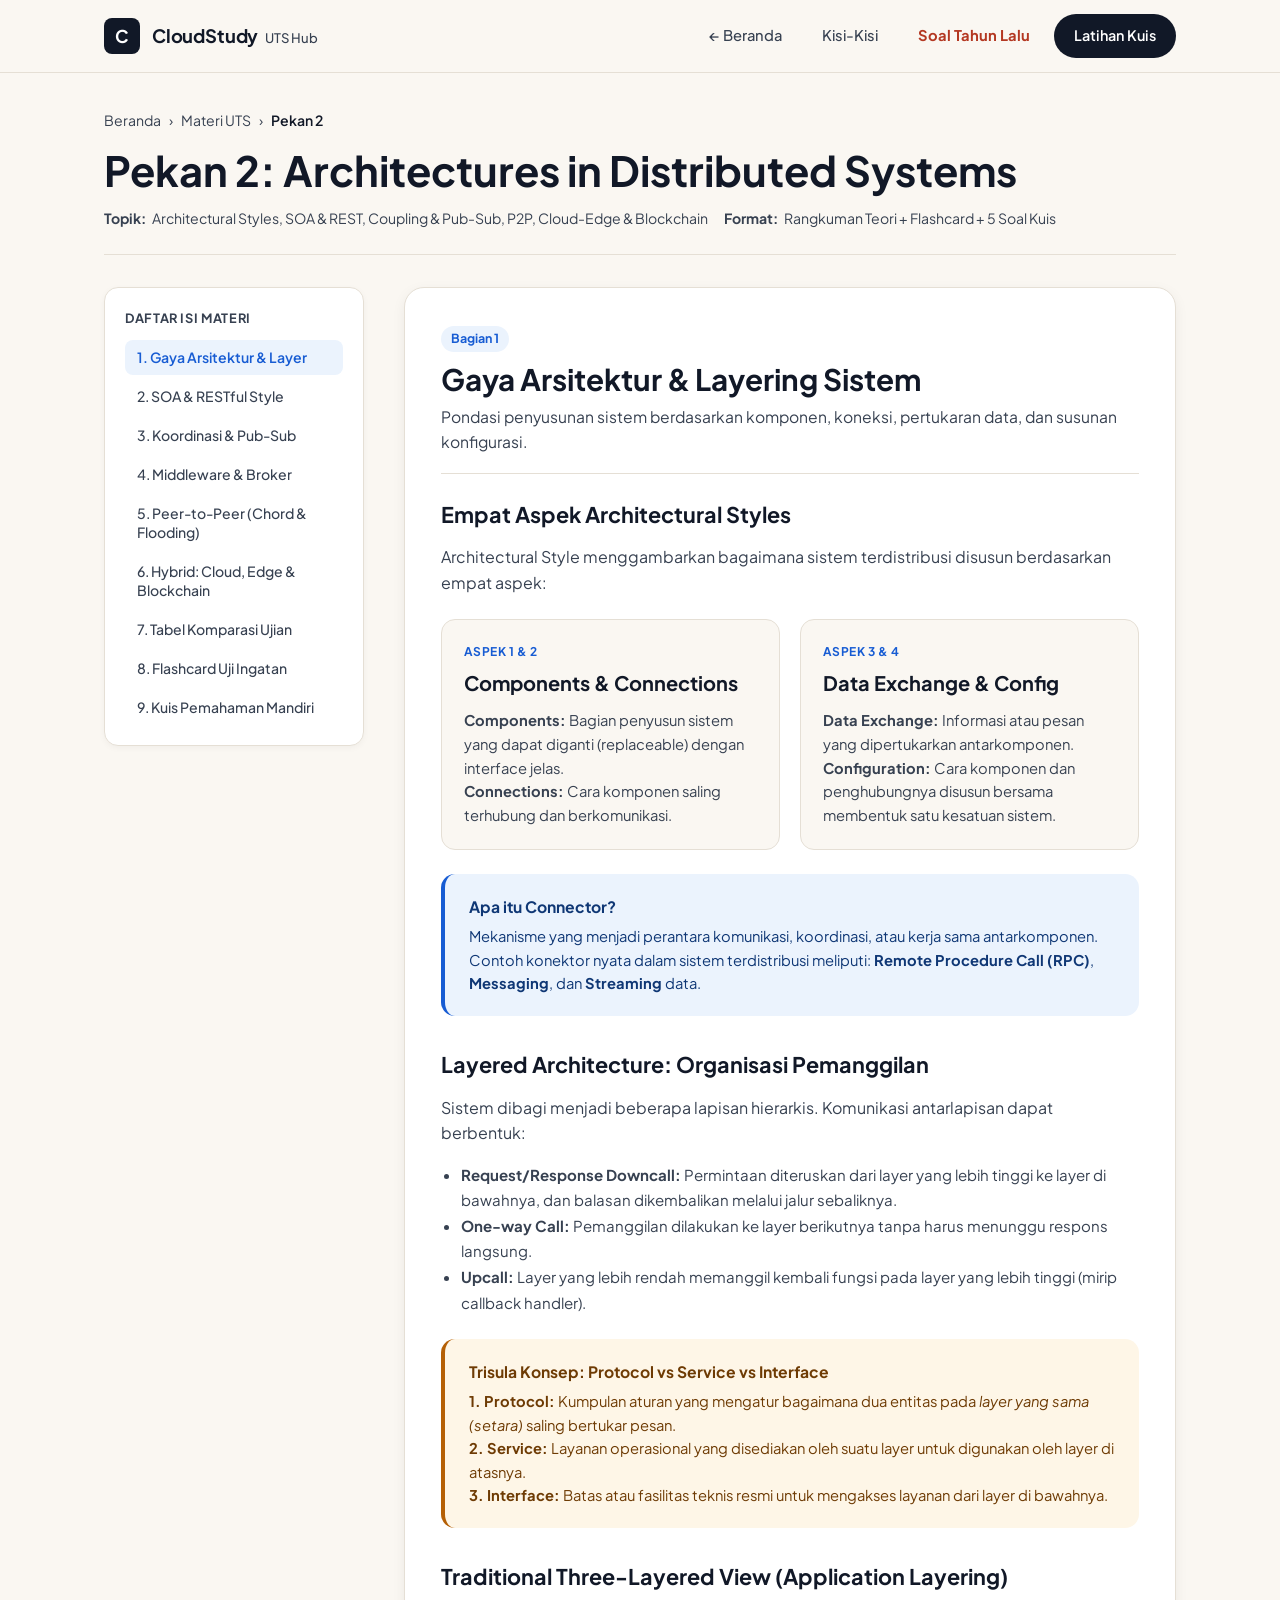
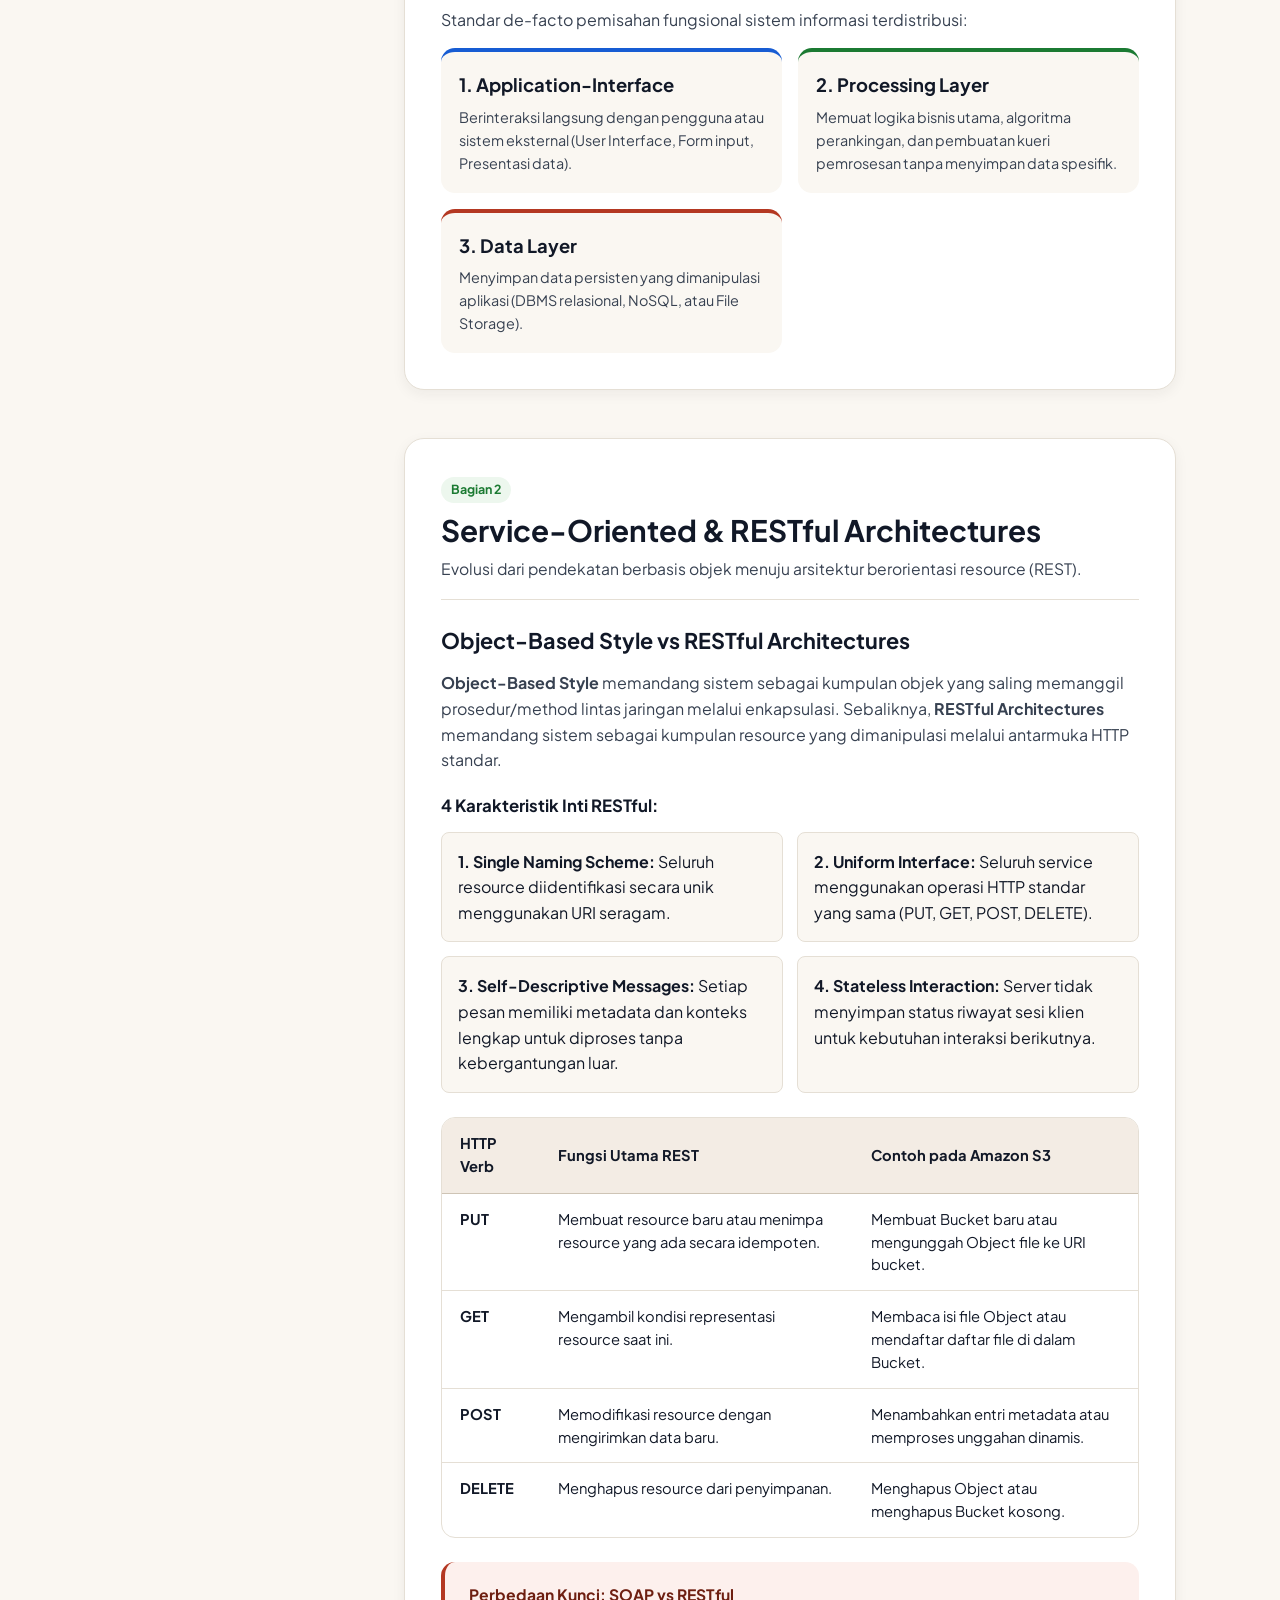
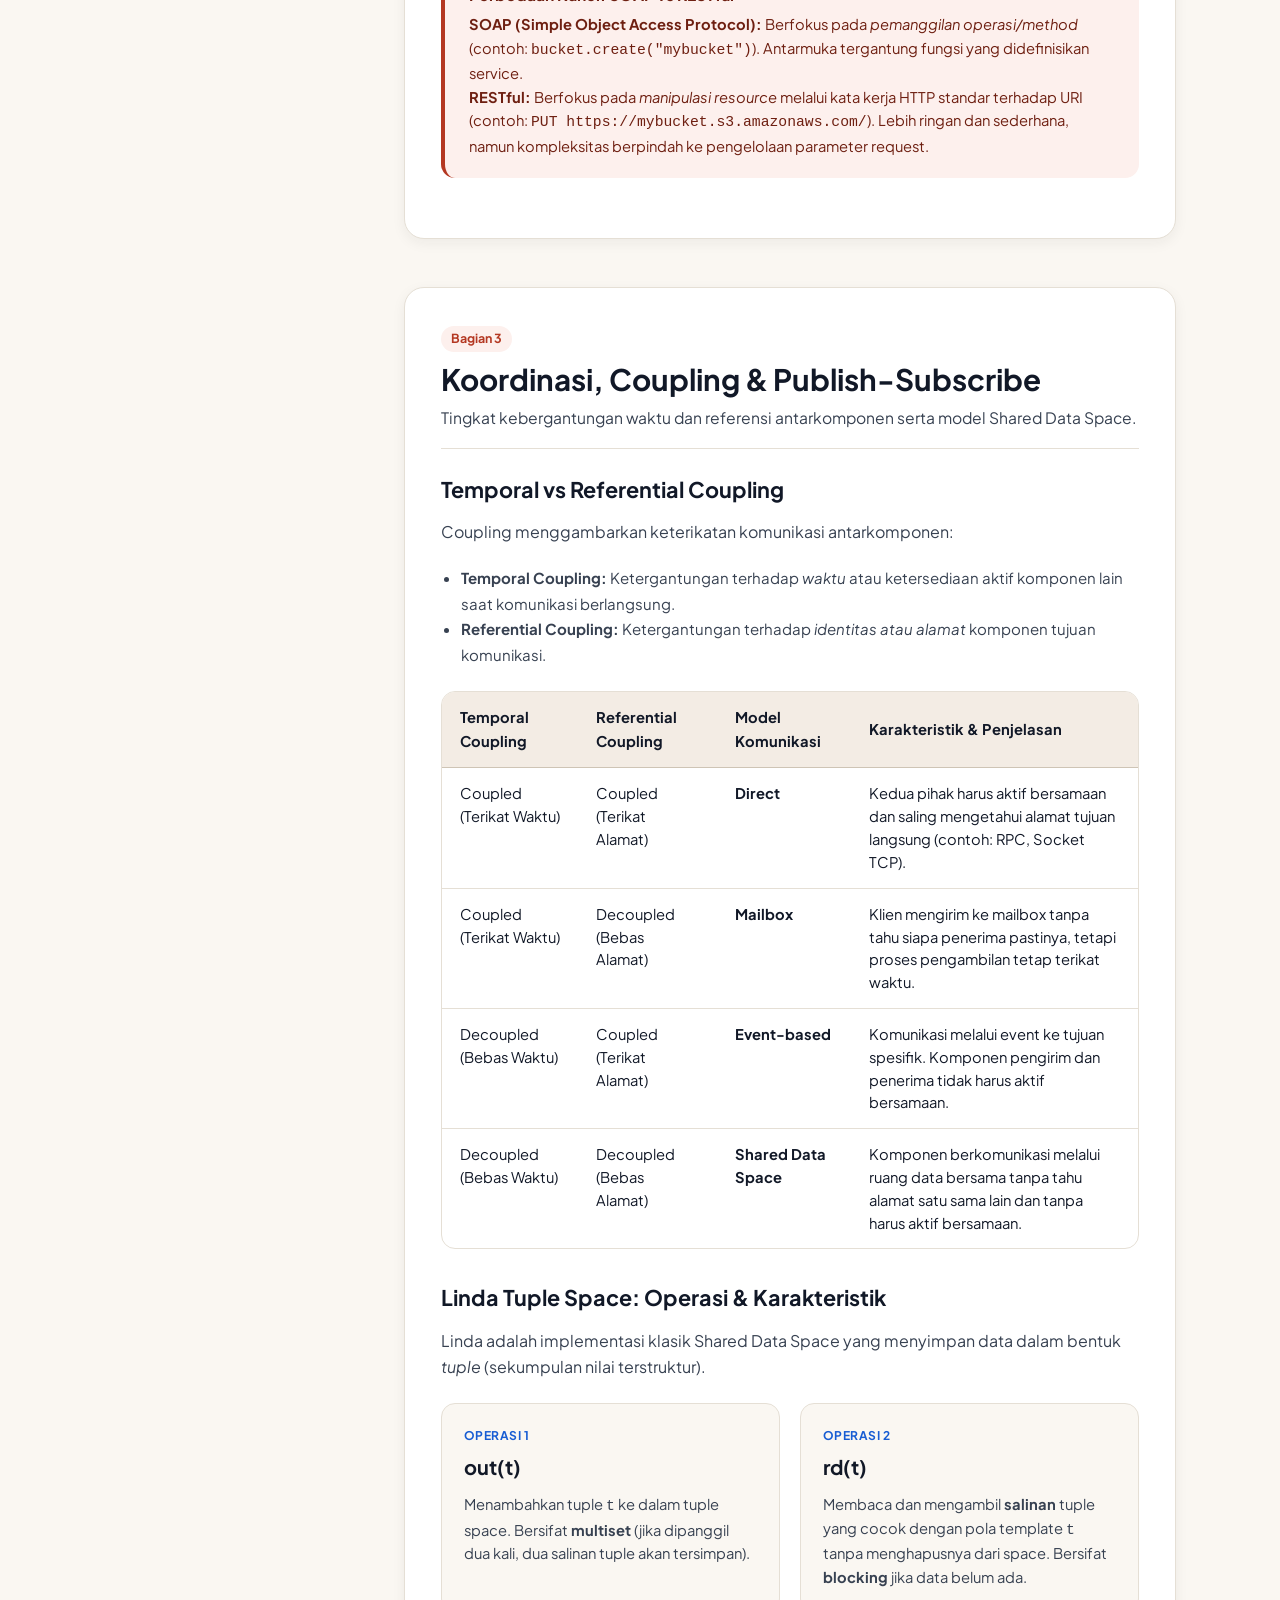
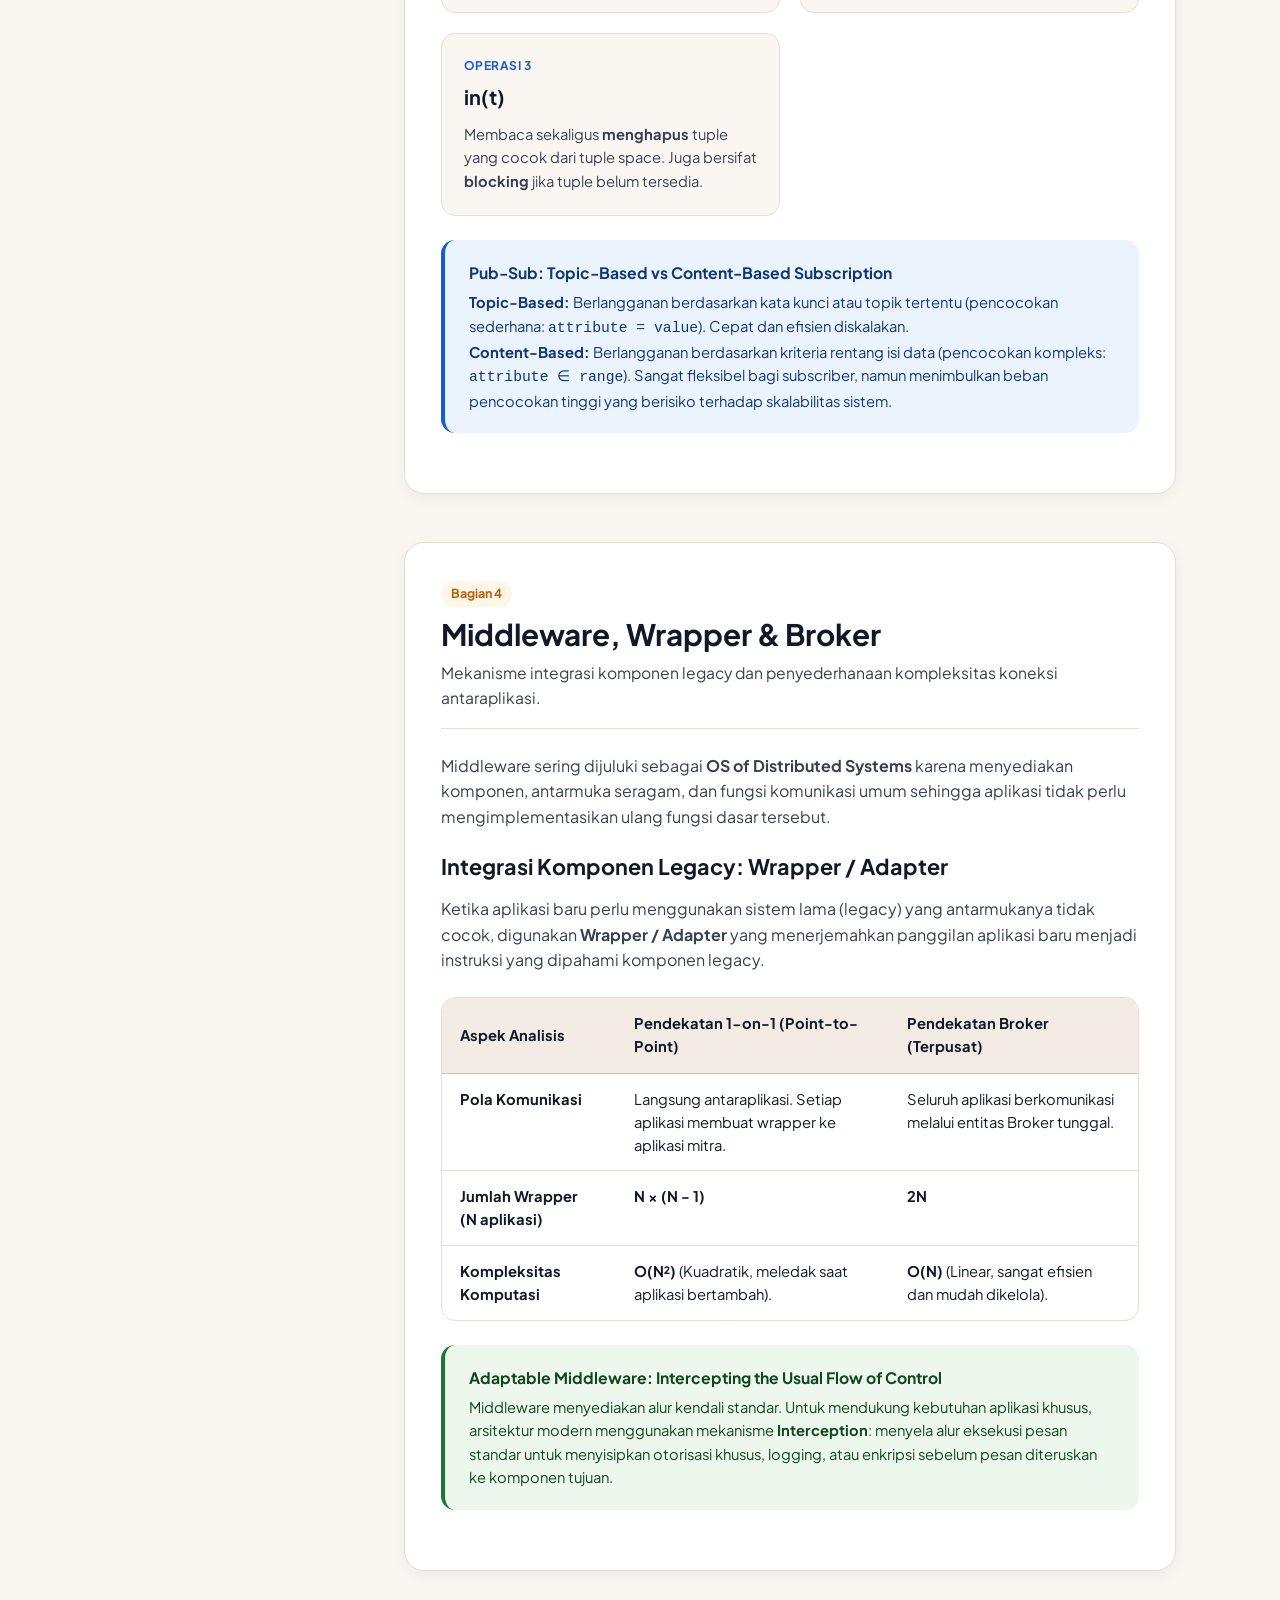
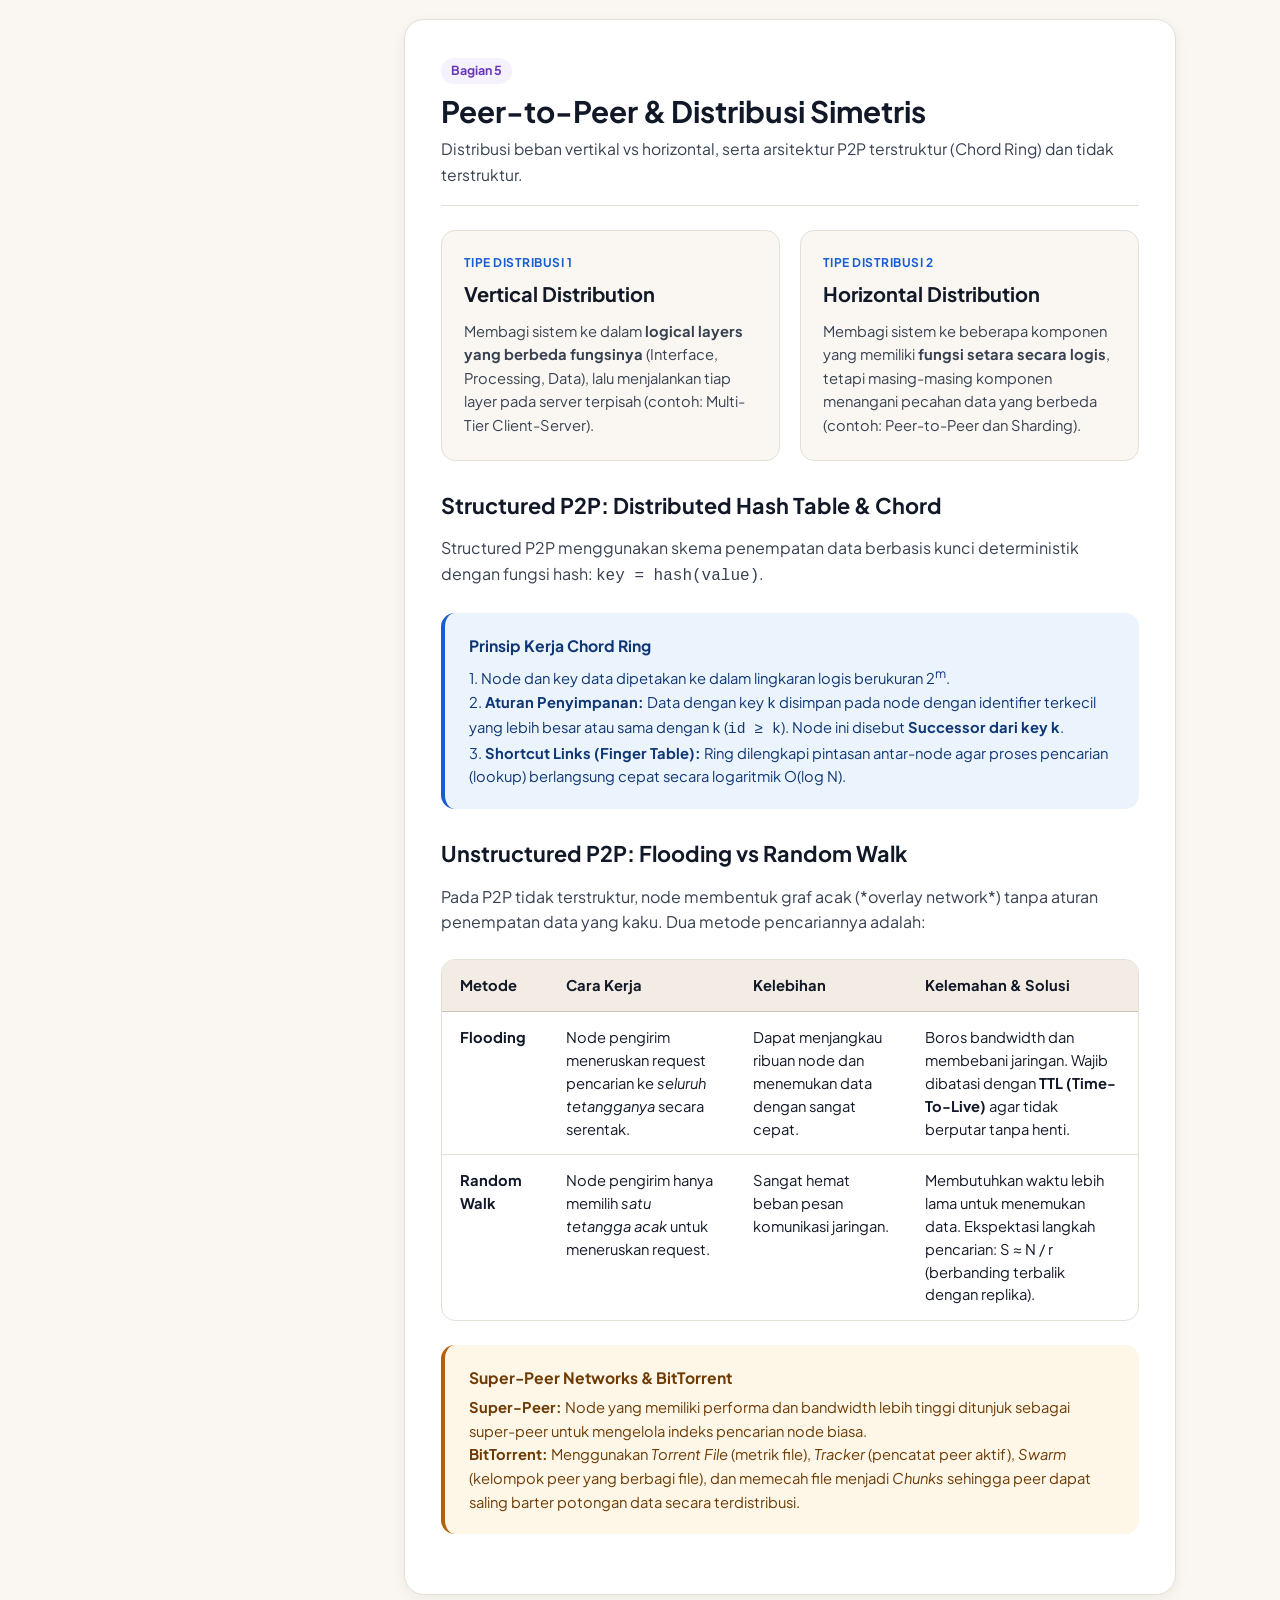
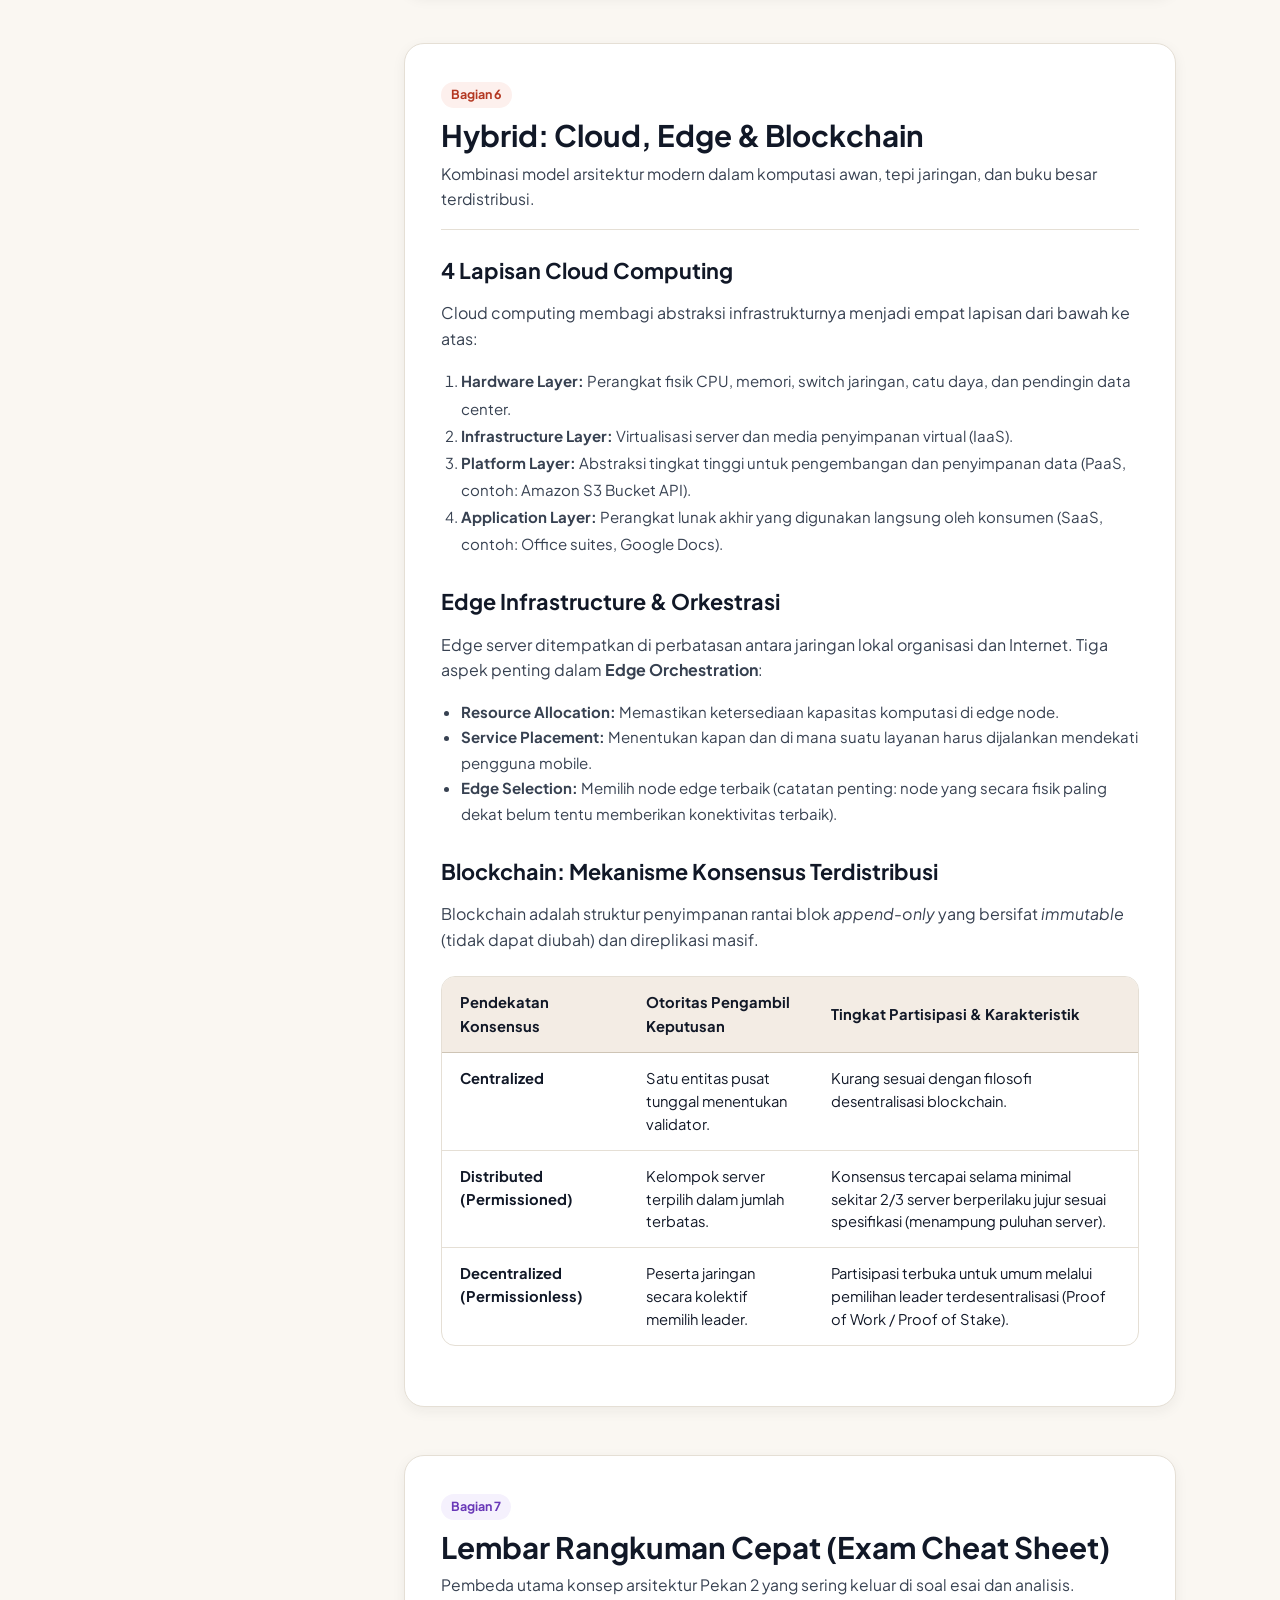
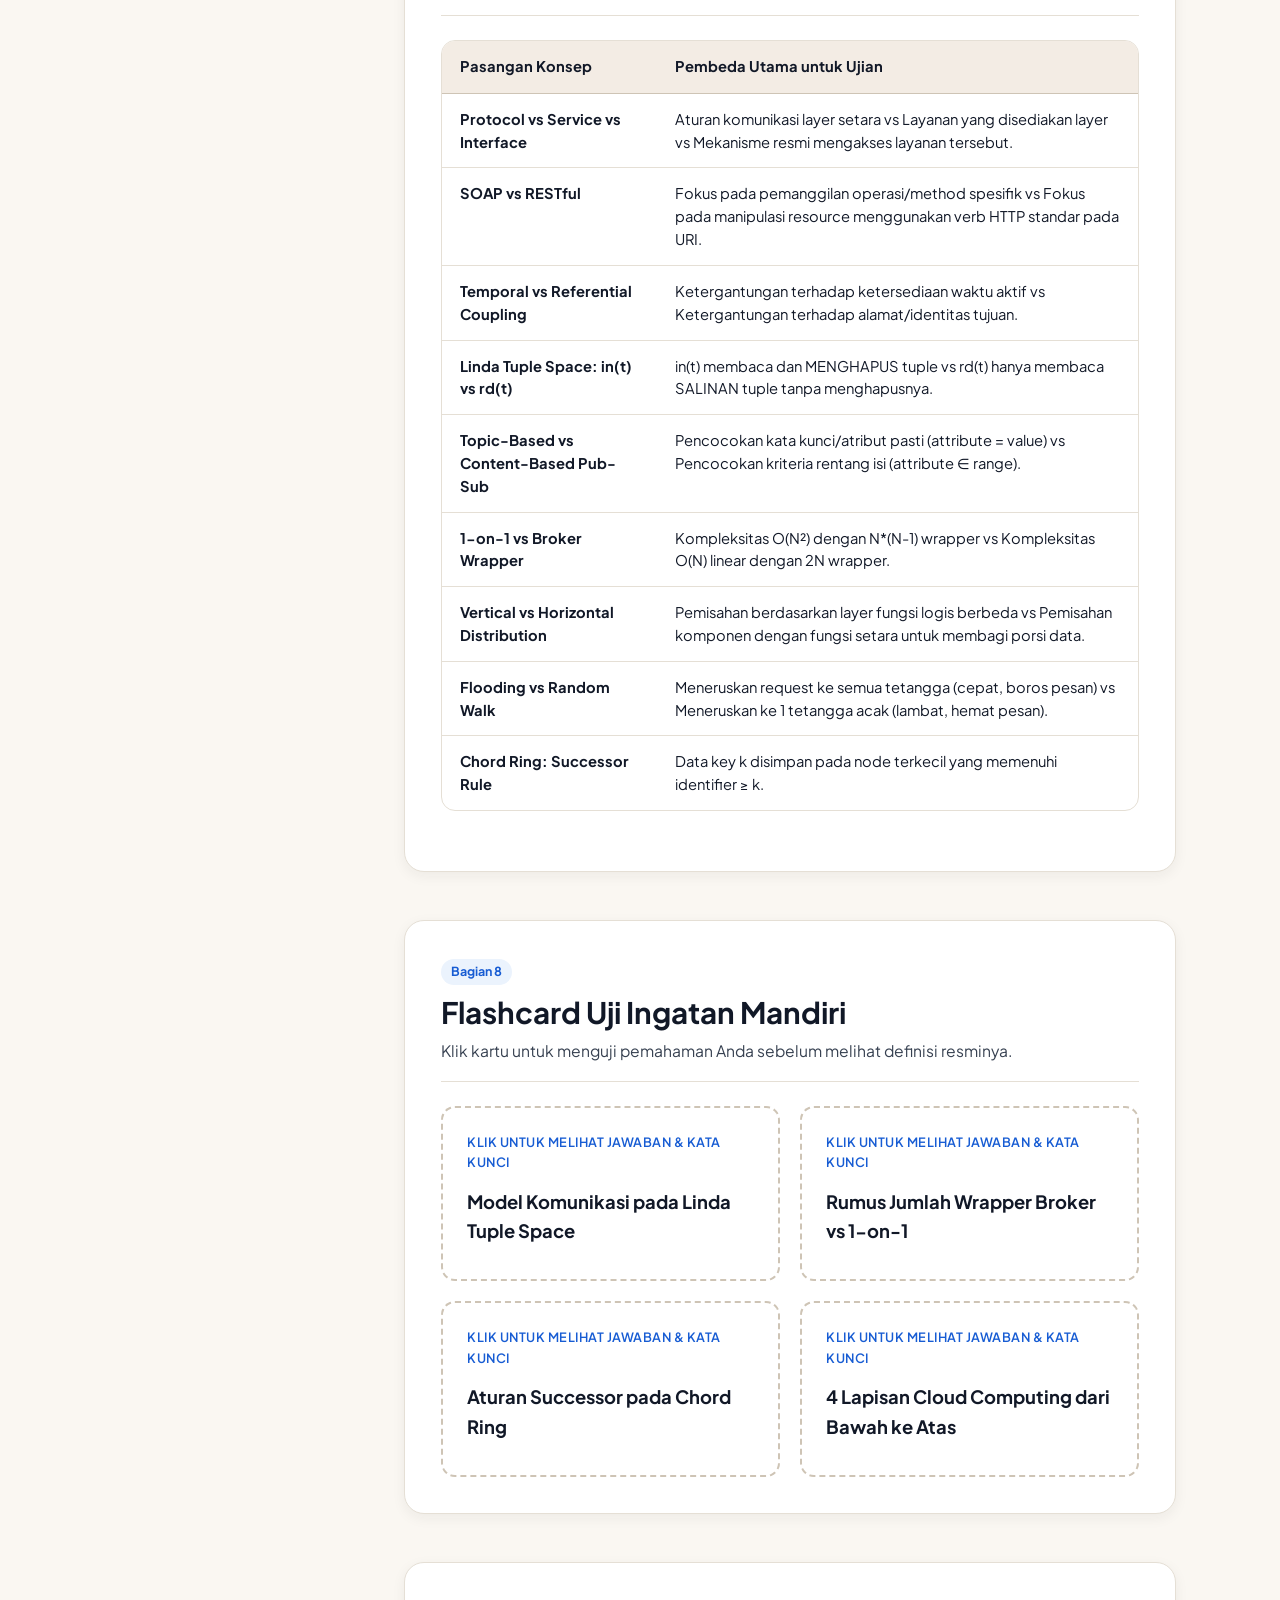
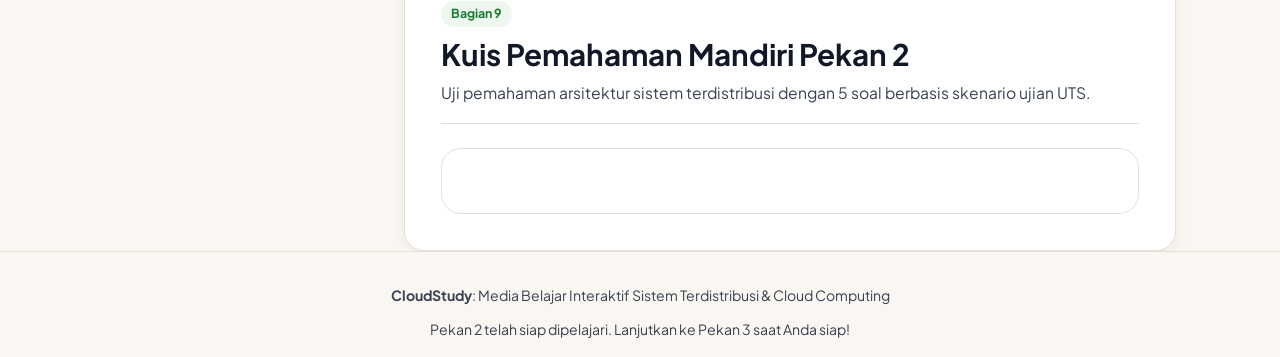
<file: pekan2.html>
<!DOCTYPE html>
<html lang="id">
<head>
  <meta charset="UTF-8">
  <meta name="viewport" content="width=device-width, initial-scale=1.0">
  <title>Pekan 2: Architectures in Distributed Systems | CloudStudy</title>
  
  <!-- Typography: Modern Ultra-Legible Sans-Serif (Plus Jakarta Sans) -->
  <link rel="preconnect" href="https://fonts.googleapis.com">
  <link rel="preconnect" href="https://fonts.gstatic.com" crossorigin>
  <link href="https://fonts.googleapis.com/css2?family=Plus+Jakarta+Sans:wght@400;500;600;700;800&display=swap" rel="stylesheet">
  
  <!-- Styling -->
  <link rel="stylesheet" href="css/style.css">
</head>
<body>

  <!-- Site Navigation Header -->
  <header class="site-header">
    <div class="container header-inner">
      <a href="index.html" class="brand" aria-label="CloudStudy Beranda">
        <div class="brand-badge" aria-hidden="true">C</div>
        <div>
          <span class="brand-text">CloudStudy</span>
          <span class="brand-sub">UTS Hub</span>
        </div>
      </a>

      <nav aria-label="Navigasi Utama">
        <ul class="nav-links">
          <li><a href="index.html" class="nav-link">&larr; Beranda</a></li>
          <li><a href="kisi_kisi.html" class="nav-link">Kisi-Kisi</a></li>
          <li><a href="soal_tahun_lalu.html" class="nav-link" style="color: var(--accent-coral-text); font-weight: 700;">Soal Tahun Lalu</a></li>
          <li><a href="#kuis" class="nav-cta">Latihan Kuis</a></li>
        </ul>
      </nav>
    </div>
  </header>

  <!-- Module Header -->
  <div class="container">
    <div class="module-header">
      <nav class="breadcrumbs" aria-label="Breadcrumb">
        <a href="index.html">Beranda</a>
        <span aria-hidden="true">&rsaquo;</span>
        <a href="index.html#kurikulum">Materi UTS</a>
        <span aria-hidden="true">&rsaquo;</span>
        <span style="color: var(--text-main); font-weight: 600;">Pekan 2</span>
      </nav>

      <h1 class="module-title">Pekan 2: Architectures in Distributed Systems</h1>
      
      <div class="module-meta">
        <span class="meta-pill">
          <strong>Topik:</strong> Architectural Styles, SOA & REST, Coupling & Pub-Sub, P2P, Cloud-Edge & Blockchain
        </span>
        <span class="meta-pill">
          <strong>Format:</strong> Rangkuman Teori + Flashcard + 5 Soal Kuis
        </span>
      </div>
    </div>
  </div>

  <!-- Main Content Layout (Sticky Nav + Content) -->
  <div class="container module-layout">
    
    <!-- Sticky Table of Contents -->
    <aside class="sticky-nav" aria-label="Daftar Isi Modul">
      <p class="nav-title">Daftar Isi Materi</p>
      <ul class="toc-list">
        <li><a href="#arsitektur" class="toc-link">1. Gaya Arsitektur & Layer</a></li>
        <li><a href="#soa" class="toc-link">2. SOA & RESTful Style</a></li>
        <li><a href="#koordinasi" class="toc-link">3. Koordinasi & Pub-Sub</a></li>
        <li><a href="#middleware" class="toc-link">4. Middleware & Broker</a></li>
        <li><a href="#p2p" class="toc-link">5. Peer-to-Peer (Chord & Flooding)</a></li>
        <li><a href="#hybrid" class="toc-link">6. Hybrid: Cloud, Edge & Blockchain</a></li>
        <li><a href="#cheat-sheet" class="toc-link">7. Tabel Komparasi Ujian</a></li>
        <li><a href="#flashcards" class="toc-link">8. Flashcard Uji Ingatan</a></li>
        <li><a href="#kuis" class="toc-link">9. Kuis Pemahaman Mandiri</a></li>
      </ul>
    </aside>

    <!-- Content Sections -->
    <main class="content-area">
      
      <!-- Section 1: Gaya Arsitektur & Layering -->
      <section id="arsitektur" class="content-section" aria-labelledby="heading-arsitektur">
        <div class="section-head">
          <span class="section-badge" style="background: var(--accent-blue-bg); color: var(--accent-blue-text);">Bagian 1</span>
          <h2 id="heading-arsitektur" class="section-title">Gaya Arsitektur & Layering Sistem</h2>
          <p class="section-desc">Pondasi penyusunan sistem berdasarkan komponen, koneksi, pertukaran data, dan susunan konfigurasi.</p>
        </div>

        <h3 style="font-family: var(--font-serif); font-size: 1.35rem; margin-bottom: 12px;">Empat Aspek Architectural Styles</h3>
        <p style="color: var(--text-muted); line-height: 1.6; margin-bottom: 20px;">
          Architectural Style menggambarkan bagaimana sistem terdistribusi disusun berdasarkan empat aspek:
        </p>

        <div class="concept-grid">
          <div class="concept-card">
            <div class="concept-tag">Aspek 1 & 2</div>
            <h4 class="concept-name">Components & Connections</h4>
            <p class="concept-body">
              <strong>Components:</strong> Bagian penyusun sistem yang dapat diganti (replaceable) dengan interface jelas.<br>
              <strong>Connections:</strong> Cara komponen saling terhubung dan berkomunikasi.
            </p>
          </div>

          <div class="concept-card">
            <div class="concept-tag">Aspek 3 & 4</div>
            <h4 class="concept-name">Data Exchange & Config</h4>
            <p class="concept-body">
              <strong>Data Exchange:</strong> Informasi atau pesan yang dipertukarkan antarkomponen.<br>
              <strong>Configuration:</strong> Cara komponen dan penghubungnya disusun bersama membentuk satu kesatuan sistem.
            </p>
          </div>
        </div>

        <div class="callout callout-blue">
          <div class="callout-title">Apa itu Connector?</div>
          <p class="callout-text">
            Mekanisme yang menjadi perantara komunikasi, koordinasi, atau kerja sama antarkomponen. Contoh konektor nyata dalam sistem terdistribusi meliputi: <strong>Remote Procedure Call (RPC)</strong>, <strong>Messaging</strong>, dan <strong>Streaming</strong> data.
          </p>
        </div>

        <h3 style="font-family: var(--font-serif); font-size: 1.35rem; margin: 32px 0 12px 0;">Layered Architecture: Organisasi Pemanggilan</h3>
        <p style="color: var(--text-muted); line-height: 1.6; margin-bottom: 16px;">
          Sistem dibagi menjadi beberapa lapisan hierarkis. Komunikasi antarlapisan dapat berbentuk:
        </p>

        <ul style="margin-left: 20px; line-height: 1.7; color: var(--text-muted); font-size: 0.94rem; margin-bottom: 24px;">
          <li><strong>Request/Response Downcall:</strong> Permintaan diteruskan dari layer yang lebih tinggi ke layer di bawahnya, dan balasan dikembalikan melalui jalur sebaliknya.</li>
          <li><strong>One-way Call:</strong> Pemanggilan dilakukan ke layer berikutnya tanpa harus menunggu respons langsung.</li>
          <li><strong>Upcall:</strong> Layer yang lebih rendah memanggil kembali fungsi pada layer yang lebih tinggi (mirip callback handler).</li>
        </ul>

        <div class="callout callout-amber">
          <div class="callout-title">Trisula Konsep: Protocol vs Service vs Interface</div>
          <p class="callout-text">
            <strong>1. Protocol:</strong> Kumpulan aturan yang mengatur bagaimana dua entitas pada <em>layer yang sama (setara)</em> saling bertukar pesan.<br>
            <strong>2. Service:</strong> Layanan operasional yang disediakan oleh suatu layer untuk digunakan oleh layer di atasnya.<br>
            <strong>3. Interface:</strong> Batas atau fasilitas teknis resmi untuk mengakses layanan dari layer di bawahnya.
          </p>
        </div>

        <h3 style="font-family: var(--font-serif); font-size: 1.35rem; margin: 32px 0 12px 0;">Traditional Three-Layered View (Application Layering)</h3>
        <p style="color: var(--text-muted); line-height: 1.6; margin-bottom: 16px;">
          Standar de-facto pemisahan fungsional sistem informasi terdistribusi:
        </p>

        <div style="display: grid; grid-template-columns: repeat(auto-fit, minmax(260px, 1fr)); gap: 16px;">
          <div style="background: var(--bg-primary); padding: 18px; border-radius: var(--radius-md); border-top: 4px solid var(--accent-blue-text);">
            <h4 style="font-family: var(--font-serif); font-size: 1.15rem; margin-bottom: 6px;">1. Application-Interface</h4>
            <p style="font-size: 0.9rem; color: var(--text-muted);">
              Berinteraksi langsung dengan pengguna atau sistem eksternal (User Interface, Form input, Presentasi data).
            </p>
          </div>
          <div style="background: var(--bg-primary); padding: 18px; border-radius: var(--radius-md); border-top: 4px solid var(--accent-green-text);">
            <h4 style="font-family: var(--font-serif); font-size: 1.15rem; margin-bottom: 6px;">2. Processing Layer</h4>
            <p style="font-size: 0.9rem; color: var(--text-muted);">
              Memuat logika bisnis utama, algoritma perankingan, dan pembuatan kueri pemrosesan tanpa menyimpan data spesifik.
            </p>
          </div>
          <div style="background: var(--bg-primary); padding: 18px; border-radius: var(--radius-md); border-top: 4px solid var(--accent-coral-text);">
            <h4 style="font-family: var(--font-serif); font-size: 1.15rem; margin-bottom: 6px;">3. Data Layer</h4>
            <p style="font-size: 0.9rem; color: var(--text-muted);">
              Menyimpan data persisten yang dimanipulasi aplikasi (DBMS relasional, NoSQL, atau File Storage).
            </p>
          </div>
        </div>
      </section>

      <!-- Section 2: SOA & RESTful -->
      <section id="soa" class="content-section" aria-labelledby="heading-soa">
        <div class="section-head">
          <span class="section-badge" style="background: var(--accent-green-bg); color: var(--accent-green-text);">Bagian 2</span>
          <h2 id="heading-soa" class="section-title">Service-Oriented & RESTful Architectures</h2>
          <p class="section-desc">Evolusi dari pendekatan berbasis objek menuju arsitektur berorientasi resource (REST).</p>
        </div>

        <h3 style="font-family: var(--font-serif); font-size: 1.35rem; margin-bottom: 12px;">Object-Based Style vs RESTful Architectures</h3>
        <p style="color: var(--text-muted); line-height: 1.6; margin-bottom: 20px;">
          <strong>Object-Based Style</strong> memandang sistem sebagai kumpulan objek yang saling memanggil prosedur/method lintas jaringan melalui enkapsulasi. Sebaliknya, <strong>RESTful Architectures</strong> memandang sistem sebagai kumpulan resource yang dimanipulasi melalui antarmuka HTTP standar.
        </p>

        <h4 style="font-size: 1.05rem; margin-bottom: 12px; font-weight: 700;">4 Karakteristik Inti RESTful:</h4>
        <div style="display: grid; grid-template-columns: repeat(auto-fit, minmax(240px, 1fr)); gap: 14px; margin-bottom: 24px;">
          <div style="background: var(--bg-primary); padding: 16px; border-radius: var(--radius-sm); border: 1px solid var(--border-light);">
            <strong>1. Single Naming Scheme:</strong> Seluruh resource diidentifikasi secara unik menggunakan URI seragam.
          </div>
          <div style="background: var(--bg-primary); padding: 16px; border-radius: var(--radius-sm); border: 1px solid var(--border-light);">
            <strong>2. Uniform Interface:</strong> Seluruh service menggunakan operasi HTTP standar yang sama (PUT, GET, POST, DELETE).
          </div>
          <div style="background: var(--bg-primary); padding: 16px; border-radius: var(--radius-sm); border: 1px solid var(--border-light);">
            <strong>3. Self-Descriptive Messages:</strong> Setiap pesan memiliki metadata dan konteks lengkap untuk diproses tanpa kebergantungan luar.
          </div>
          <div style="background: var(--bg-primary); padding: 16px; border-radius: var(--radius-sm); border: 1px solid var(--border-light);">
            <strong>4. Stateless Interaction:</strong> Server tidak menyimpan status riwayat sesi klien untuk kebutuhan interaksi berikutnya.
          </div>
        </div>

        <div class="table-responsive">
          <table class="comp-table">
            <thead>
              <tr>
                <th scope="col">HTTP Verb</th>
                <th scope="col">Fungsi Utama REST</th>
                <th scope="col">Contoh pada Amazon S3</th>
              </tr>
            </thead>
            <tbody>
              <tr>
                <td><strong>PUT</strong></td>
                <td>Membuat resource baru atau menimpa resource yang ada secara idempoten.</td>
                <td>Membuat Bucket baru atau mengunggah Object file ke URI bucket.</td>
              </tr>
              <tr>
                <td><strong>GET</strong></td>
                <td>Mengambil kondisi representasi resource saat ini.</td>
                <td>Membaca isi file Object atau mendaftar daftar file di dalam Bucket.</td>
              </tr>
              <tr>
                <td><strong>POST</strong></td>
                <td>Memodifikasi resource dengan mengirimkan data baru.</td>
                <td>Menambahkan entri metadata atau memproses unggahan dinamis.</td>
              </tr>
              <tr>
                <td><strong>DELETE</strong></td>
                <td>Menghapus resource dari penyimpanan.</td>
                <td>Menghapus Object atau menghapus Bucket kosong.</td>
              </tr>
            </tbody>
          </table>
        </div>

        <div class="callout callout-coral">
          <div class="callout-title">Perbedaan Kunci: SOAP vs RESTful</div>
          <p class="callout-text">
            <strong>SOAP (Simple Object Access Protocol):</strong> Berfokus pada <em>pemanggilan operasi/method</em> (contoh: <code>bucket.create("mybucket")</code>). Antarmuka tergantung fungsi yang didefinisikan service.<br>
            <strong>RESTful:</strong> Berfokus pada <em>manipulasi resource</em> melalui kata kerja HTTP standar terhadap URI (contoh: <code>PUT https://mybucket.s3.amazonaws.com/</code>). Lebih ringan dan sederhana, namun kompleksitas berpindah ke pengelolaan parameter request.
          </p>
        </div>
      </section>

      <!-- Section 3: Koordinasi & Pub-Sub -->
      <section id="koordinasi" class="content-section" aria-labelledby="heading-koordinasi">
        <div class="section-head">
          <span class="section-badge" style="background: var(--accent-coral-bg); color: var(--accent-coral-text);">Bagian 3</span>
          <h2 id="heading-koordinasi" class="section-title">Koordinasi, Coupling & Publish-Subscribe</h2>
          <p class="section-desc">Tingkat kebergantungan waktu dan referensi antarkomponen serta model Shared Data Space.</p>
        </div>

        <h3 style="font-family: var(--font-serif); font-size: 1.35rem; margin-bottom: 12px;">Temporal vs Referential Coupling</h3>
        <p style="color: var(--text-muted); line-height: 1.6; margin-bottom: 20px;">
          Coupling menggambarkan keterikatan komunikasi antarkomponen:
        </p>

        <ul style="margin-left: 20px; line-height: 1.7; color: var(--text-muted); font-size: 0.94rem; margin-bottom: 20px;">
          <li><strong>Temporal Coupling:</strong> Ketergantungan terhadap <em>waktu</em> atau ketersediaan aktif komponen lain saat komunikasi berlangsung.</li>
          <li><strong>Referential Coupling:</strong> Ketergantungan terhadap <em>identitas atau alamat</em> komponen tujuan komunikasi.</li>
        </ul>

        <div class="table-responsive">
          <table class="comp-table">
            <thead>
              <tr>
                <th scope="col">Temporal Coupling</th>
                <th scope="col">Referential Coupling</th>
                <th scope="col">Model Komunikasi</th>
                <th scope="col">Karakteristik & Penjelasan</th>
              </tr>
            </thead>
            <tbody>
              <tr>
                <td>Coupled (Terikat Waktu)</td>
                <td>Coupled (Terikat Alamat)</td>
                <td><strong>Direct</strong></td>
                <td>Kedua pihak harus aktif bersamaan dan saling mengetahui alamat tujuan langsung (contoh: RPC, Socket TCP).</td>
              </tr>
              <tr>
                <td>Coupled (Terikat Waktu)</td>
                <td>Decoupled (Bebas Alamat)</td>
                <td><strong>Mailbox</strong></td>
                <td>Klien mengirim ke mailbox tanpa tahu siapa penerima pastinya, tetapi proses pengambilan tetap terikat waktu.</td>
              </tr>
              <tr>
                <td>Decoupled (Bebas Waktu)</td>
                <td>Coupled (Terikat Alamat)</td>
                <td><strong>Event-based</strong></td>
                <td>Komunikasi melalui event ke tujuan spesifik. Komponen pengirim dan penerima tidak harus aktif bersamaan.</td>
              </tr>
              <tr>
                <td>Decoupled (Bebas Waktu)</td>
                <td>Decoupled (Bebas Alamat)</td>
                <td><strong>Shared Data Space</strong></td>
                <td>Komponen berkomunikasi melalui ruang data bersama tanpa tahu alamat satu sama lain dan tanpa harus aktif bersamaan.</td>
              </tr>
            </tbody>
          </table>
        </div>

        <h3 style="font-family: var(--font-serif); font-size: 1.35rem; margin: 32px 0 12px 0;">Linda Tuple Space: Operasi & Karakteristik</h3>
        <p style="color: var(--text-muted); line-height: 1.6; margin-bottom: 16px;">
          Linda adalah implementasi klasik Shared Data Space yang menyimpan data dalam bentuk <em>tuple</em> (sekumpulan nilai terstruktur).
        </p>

        <div class="concept-grid">
          <div class="concept-card">
            <div class="concept-tag">Operasi 1</div>
            <h4 class="concept-name">out(t)</h4>
            <p class="concept-body">Menambahkan tuple <code>t</code> ke dalam tuple space. Bersifat <strong>multiset</strong> (jika dipanggil dua kali, dua salinan tuple akan tersimpan).</p>
          </div>
          <div class="concept-card">
            <div class="concept-tag">Operasi 2</div>
            <h4 class="concept-name">rd(t)</h4>
            <p class="concept-body">Membaca dan mengambil <strong>salinan</strong> tuple yang cocok dengan pola template <code>t</code> tanpa menghapusnya dari space. Bersifat <strong>blocking</strong> jika data belum ada.</p>
          </div>
          <div class="concept-card">
            <div class="concept-tag">Operasi 3</div>
            <h4 class="concept-name">in(t)</h4>
            <p class="concept-body">Membaca sekaligus <strong>menghapus</strong> tuple yang cocok dari tuple space. Juga bersifat <strong>blocking</strong> jika tuple belum tersedia.</p>
          </div>
        </div>

        <div class="callout callout-blue">
          <div class="callout-title">Pub-Sub: Topic-Based vs Content-Based Subscription</div>
          <p class="callout-text">
            <strong>Topic-Based:</strong> Berlangganan berdasarkan kata kunci atau topik tertentu (pencocokan sederhana: <code>attribute = value</code>). Cepat dan efisien diskalakan.<br>
            <strong>Content-Based:</strong> Berlangganan berdasarkan kriteria rentang isi data (pencocokan kompleks: <code>attribute &isin; range</code>). Sangat fleksibel bagi subscriber, namun menimbulkan beban pencocokan tinggi yang berisiko terhadap skalabilitas sistem.
          </p>
        </div>
      </section>

      <!-- Section 4: Middleware & Adapter Patterns -->
      <section id="middleware" class="content-section" aria-labelledby="heading-middleware">
        <div class="section-head">
          <span class="section-badge" style="background: var(--accent-amber-bg); color: var(--accent-amber-text);">Bagian 4</span>
          <h2 id="heading-middleware" class="section-title">Middleware, Wrapper & Broker</h2>
          <p class="section-desc">Mekanisme integrasi komponen legacy dan penyederhanaan kompleksitas koneksi antaraplikasi.</p>
        </div>

        <p style="color: var(--text-muted); line-height: 1.6; margin-bottom: 20px;">
          Middleware sering dijuluki sebagai <strong>OS of Distributed Systems</strong> karena menyediakan komponen, antarmuka seragam, dan fungsi komunikasi umum sehingga aplikasi tidak perlu mengimplementasikan ulang fungsi dasar tersebut.
        </p>

        <h3 style="font-family: var(--font-serif); font-size: 1.35rem; margin-bottom: 12px;">Integrasi Komponen Legacy: Wrapper / Adapter</h3>
        <p style="color: var(--text-muted); line-height: 1.6; margin-bottom: 16px;">
          Ketika aplikasi baru perlu menggunakan sistem lama (legacy) yang antarmukanya tidak cocok, digunakan <strong>Wrapper / Adapter</strong> yang menerjemahkan panggilan aplikasi baru menjadi instruksi yang dipahami komponen legacy.
        </p>

        <div class="table-responsive">
          <table class="comp-table">
            <thead>
              <tr>
                <th scope="col">Aspek Analisis</th>
                <th scope="col">Pendekatan 1-on-1 (Point-to-Point)</th>
                <th scope="col">Pendekatan Broker (Terpusat)</th>
              </tr>
            </thead>
            <tbody>
              <tr>
                <td><strong>Pola Komunikasi</strong></td>
                <td>Langsung antaraplikasi. Setiap aplikasi membuat wrapper ke aplikasi mitra.</td>
                <td>Seluruh aplikasi berkomunikasi melalui entitas Broker tunggal.</td>
              </tr>
              <tr>
                <td><strong>Jumlah Wrapper (N aplikasi)</strong></td>
                <td><strong>N &times; (N - 1)</strong></td>
                <td><strong>2N</strong></td>
              </tr>
              <tr>
                <td><strong>Kompleksitas Komputasi</strong></td>
                <td><strong>O(N&sup2;)</strong> (Kuadratik, meledak saat aplikasi bertambah).</td>
                <td><strong>O(N)</strong> (Linear, sangat efisien dan mudah dikelola).</td>
              </tr>
            </tbody>
          </table>
        </div>

        <div class="callout callout-green">
          <div class="callout-title">Adaptable Middleware: Intercepting the Usual Flow of Control</div>
          <p class="callout-text">
            Middleware menyediakan alur kendali standar. Untuk mendukung kebutuhan aplikasi khusus, arsitektur modern menggunakan mekanisme <strong>Interception</strong>: menyela alur eksekusi pesan standar untuk menyisipkan otorisasi khusus, logging, atau enkripsi sebelum pesan diteruskan ke komponen tujuan.
          </p>
        </div>
      </section>

      <!-- Section 5: P2P & Chord -->
      <section id="p2p" class="content-section" aria-labelledby="heading-p2p">
        <div class="section-head">
          <span class="section-badge" style="background: var(--accent-purple-bg); color: var(--accent-purple-text);">Bagian 5</span>
          <h2 id="heading-p2p" class="section-title">Peer-to-Peer & Distribusi Simetris</h2>
          <p class="section-desc">Distribusi beban vertikal vs horizontal, serta arsitektur P2P terstruktur (Chord Ring) dan tidak terstruktur.</p>
        </div>

        <div class="concept-grid">
          <div class="concept-card">
            <div class="concept-tag">Tipe Distribusi 1</div>
            <h4 class="concept-name">Vertical Distribution</h4>
            <p class="concept-body">
              Membagi sistem ke dalam <strong>logical layers yang berbeda fungsinya</strong> (Interface, Processing, Data), lalu menjalankan tiap layer pada server terpisah (contoh: Multi-Tier Client-Server).
            </p>
          </div>
          <div class="concept-card">
            <div class="concept-tag">Tipe Distribusi 2</div>
            <h4 class="concept-name">Horizontal Distribution</h4>
            <p class="concept-body">
              Membagi sistem ke beberapa komponen yang memiliki <strong>fungsi setara secara logis</strong>, tetapi masing-masing komponen menangani pecahan data yang berbeda (contoh: Peer-to-Peer dan Sharding).
            </p>
          </div>
        </div>

        <h3 style="font-family: var(--font-serif); font-size: 1.35rem; margin: 28px 0 12px 0;">Structured P2P: Distributed Hash Table & Chord</h3>
        <p style="color: var(--text-muted); line-height: 1.6; margin-bottom: 16px;">
          Structured P2P menggunakan skema penempatan data berbasis kunci deterministik dengan fungsi hash: <code>key = hash(value)</code>.
        </p>

        <div class="callout callout-blue">
          <div class="callout-title">Prinsip Kerja Chord Ring</div>
          <p class="callout-text">
            1. Node dan key data dipetakan ke dalam lingkaran logis berukuran 2<sup>m</sup>.<br>
            2. <strong>Aturan Penyimpanan:</strong> Data dengan key <code>k</code> disimpan pada node dengan identifier terkecil yang lebih besar atau sama dengan <code>k</code> (<code>id &ge; k</code>). Node ini disebut <strong>Successor dari key k</strong>.<br>
            3. <strong>Shortcut Links (Finger Table):</strong> Ring dilengkapi pintasan antar-node agar proses pencarian (lookup) berlangsung cepat secara logaritmik O(log N).
          </p>
        </div>

        <h3 style="font-family: var(--font-serif); font-size: 1.35rem; margin: 28px 0 12px 0;">Unstructured P2P: Flooding vs Random Walk</h3>
        <p style="color: var(--text-muted); line-height: 1.6; margin-bottom: 16px;">
          Pada P2P tidak terstruktur, node membentuk graf acak (*overlay network*) tanpa aturan penempatan data yang kaku. Dua metode pencariannya adalah:
        </p>

        <div class="table-responsive">
          <table class="comp-table">
            <thead>
              <tr>
                <th scope="col">Metode</th>
                <th scope="col">Cara Kerja</th>
                <th scope="col">Kelebihan</th>
                <th scope="col">Kelemahan & Solusi</th>
              </tr>
            </thead>
            <tbody>
              <tr>
                <td><strong>Flooding</strong></td>
                <td>Node pengirim meneruskan request pencarian ke <em>seluruh tetangganya</em> secara serentak.</td>
                <td>Dapat menjangkau ribuan node dan menemukan data dengan sangat cepat.</td>
                <td>Boros bandwidth dan membebani jaringan. Wajib dibatasi dengan <strong>TTL (Time-To-Live)</strong> agar tidak berputar tanpa henti.</td>
              </tr>
              <tr>
                <td><strong>Random Walk</strong></td>
                <td>Node pengirim hanya memilih <em>satu tetangga acak</em> untuk meneruskan request.</td>
                <td>Sangat hemat beban pesan komunikasi jaringan.</td>
                <td>Membutuhkan waktu lebih lama untuk menemukan data. Ekspektasi langkah pencarian: S &asymp; N / r (berbanding terbalik dengan replika).</td>
              </tr>
            </tbody>
          </table>
        </div>

        <div class="callout callout-amber">
          <div class="callout-title">Super-Peer Networks & BitTorrent</div>
          <p class="callout-text">
            <strong>Super-Peer:</strong> Node yang memiliki performa dan bandwidth lebih tinggi ditunjuk sebagai super-peer untuk mengelola indeks pencarian node biasa.<br>
            <strong>BitTorrent:</strong> Menggunakan <em>Torrent File</em> (metrik file), <em>Tracker</em> (pencatat peer aktif), <em>Swarm</em> (kelompok peer yang berbagi file), dan memecah file menjadi <em>Chunks</em> sehingga peer dapat saling barter potongan data secara terdistribusi.
          </p>
        </div>
      </section>

      <!-- Section 6: Hybrid Arsitektur -->
      <section id="hybrid" class="content-section" aria-labelledby="heading-hybrid">
        <div class="section-head">
          <span class="section-badge" style="background: var(--accent-coral-bg); color: var(--accent-coral-text);">Bagian 6</span>
          <h2 id="heading-hybrid" class="section-title">Hybrid: Cloud, Edge & Blockchain</h2>
          <p class="section-desc">Kombinasi model arsitektur modern dalam komputasi awan, tepi jaringan, dan buku besar terdistribusi.</p>
        </div>

        <h3 style="font-family: var(--font-serif); font-size: 1.35rem; margin-bottom: 12px;">4 Lapisan Cloud Computing</h3>
        <p style="color: var(--text-muted); line-height: 1.6; margin-bottom: 16px;">
          Cloud computing membagi abstraksi infrastrukturnya menjadi empat lapisan dari bawah ke atas:
        </p>

        <ol style="margin-left: 20px; line-height: 1.8; color: var(--text-muted); font-size: 0.94rem; margin-bottom: 24px;">
          <li><strong>Hardware Layer:</strong> Perangkat fisik CPU, memori, switch jaringan, catu daya, dan pendingin data center.</li>
          <li><strong>Infrastructure Layer:</strong> Virtualisasi server dan media penyimpanan virtual (IaaS).</li>
          <li><strong>Platform Layer:</strong> Abstraksi tingkat tinggi untuk pengembangan dan penyimpanan data (PaaS, contoh: Amazon S3 Bucket API).</li>
          <li><strong>Application Layer:</strong> Perangkat lunak akhir yang digunakan langsung oleh konsumen (SaaS, contoh: Office suites, Google Docs).</li>
        </ol>

        <h3 style="font-family: var(--font-serif); font-size: 1.35rem; margin: 28px 0 12px 0;">Edge Infrastructure & Orkestrasi</h3>
        <p style="color: var(--text-muted); line-height: 1.6; margin-bottom: 16px;">
          Edge server ditempatkan di perbatasan antara jaringan lokal organisasi dan Internet. Tiga aspek penting dalam <strong>Edge Orchestration</strong>:
        </p>

        <ul style="margin-left: 20px; line-height: 1.7; color: var(--text-muted); font-size: 0.94rem; margin-bottom: 24px;">
          <li><strong>Resource Allocation:</strong> Memastikan ketersediaan kapasitas komputasi di edge node.</li>
          <li><strong>Service Placement:</strong> Menentukan kapan dan di mana suatu layanan harus dijalankan mendekati pengguna mobile.</li>
          <li><strong>Edge Selection:</strong> Memilih node edge terbaik (catatan penting: node yang secara fisik paling dekat belum tentu memberikan konektivitas terbaik).</li>
        </ul>

        <h3 style="font-family: var(--font-serif); font-size: 1.35rem; margin: 28px 0 12px 0;">Blockchain: Mekanisme Konsensus Terdistribusi</h3>
        <p style="color: var(--text-muted); line-height: 1.6; margin-bottom: 16px;">
          Blockchain adalah struktur penyimpanan rantai blok <em>append-only</em> yang bersifat <em>immutable</em> (tidak dapat diubah) dan direplikasi masif.
        </p>

        <div class="table-responsive">
          <table class="comp-table">
            <thead>
              <tr>
                <th scope="col">Pendekatan Konsensus</th>
                <th scope="col">Otoritas Pengambil Keputusan</th>
                <th scope="col">Tingkat Partisipasi & Karakteristik</th>
              </tr>
            </thead>
            <tbody>
              <tr>
                <td><strong>Centralized</strong></td>
                <td>Satu entitas pusat tunggal menentukan validator.</td>
                <td>Kurang sesuai dengan filosofi desentralisasi blockchain.</td>
              </tr>
              <tr>
                <td><strong>Distributed (Permissioned)</strong></td>
                <td>Kelompok server terpilih dalam jumlah terbatas.</td>
                <td>Konsensus tercapai selama minimal sekitar 2/3 server berperilaku jujur sesuai spesifikasi (menampung puluhan server).</td>
              </tr>
              <tr>
                <td><strong>Decentralized (Permissionless)</strong></td>
                <td>Peserta jaringan secara kolektif memilih leader.</td>
                <td>Partisipasi terbuka untuk umum melalui pemilihan leader terdesentralisasi (Proof of Work / Proof of Stake).</td>
              </tr>
            </tbody>
          </table>
        </div>
      </section>

      <!-- Section 7: Cheat Sheet Ujian Pekan 2 -->
      <section id="cheat-sheet" class="content-section" aria-labelledby="heading-cheat">
        <div class="section-head">
          <span class="section-badge" style="background: var(--accent-purple-bg); color: var(--accent-purple-text);">Bagian 7</span>
          <h2 id="heading-cheat" class="section-title">Lembar Rangkuman Cepat (Exam Cheat Sheet)</h2>
          <p class="section-desc">Pembeda utama konsep arsitektur Pekan 2 yang sering keluar di soal esai dan analisis.</p>
        </div>

        <div class="table-responsive">
          <table class="comp-table">
            <thead>
              <tr>
                <th scope="col">Pasangan Konsep</th>
                <th scope="col">Pembeda Utama untuk Ujian</th>
              </tr>
            </thead>
            <tbody>
              <tr>
                <td><strong>Protocol vs Service vs Interface</strong></td>
                <td>Aturan komunikasi layer setara vs Layanan yang disediakan layer vs Mekanisme resmi mengakses layanan tersebut.</td>
              </tr>
              <tr>
                <td><strong>SOAP vs RESTful</strong></td>
                <td>Fokus pada pemanggilan operasi/method spesifik vs Fokus pada manipulasi resource menggunakan verb HTTP standar pada URI.</td>
              </tr>
              <tr>
                <td><strong>Temporal vs Referential Coupling</strong></td>
                <td>Ketergantungan terhadap ketersediaan waktu aktif vs Ketergantungan terhadap alamat/identitas tujuan.</td>
              </tr>
              <tr>
                <td><strong>Linda Tuple Space: in(t) vs rd(t)</strong></td>
                <td>in(t) membaca dan MENGHAPUS tuple vs rd(t) hanya membaca SALINAN tuple tanpa menghapusnya.</td>
              </tr>
              <tr>
                <td><strong>Topic-Based vs Content-Based Pub-Sub</strong></td>
                <td>Pencocokan kata kunci/atribut pasti (attribute = value) vs Pencocokan kriteria rentang isi (attribute &isin; range).</td>
              </tr>
              <tr>
                <td><strong>1-on-1 vs Broker Wrapper</strong></td>
                <td>Kompleksitas O(N&sup2;) dengan N*(N-1) wrapper vs Kompleksitas O(N) linear dengan 2N wrapper.</td>
              </tr>
              <tr>
                <td><strong>Vertical vs Horizontal Distribution</strong></td>
                <td>Pemisahan berdasarkan layer fungsi logis berbeda vs Pemisahan komponen dengan fungsi setara untuk membagi porsi data.</td>
              </tr>
              <tr>
                <td><strong>Flooding vs Random Walk</strong></td>
                <td>Meneruskan request ke semua tetangga (cepat, boros pesan) vs Meneruskan ke 1 tetangga acak (lambat, hemat pesan).</td>
              </tr>
              <tr>
                <td><strong>Chord Ring: Successor Rule</strong></td>
                <td>Data key k disimpan pada node terkecil yang memenuhi identifier &ge; k.</td>
              </tr>
            </tbody>
          </table>
        </div>
      </section>

      <!-- Section 8: Flashcard Uji Ingatan Mandiri -->
      <section id="flashcards" class="content-section" aria-labelledby="heading-flashcards">
        <div class="section-head">
          <span class="section-badge" style="background: var(--accent-blue-bg); color: var(--accent-blue-text);">Bagian 8</span>
          <h2 id="heading-flashcards" class="section-title">Flashcard Uji Ingatan Mandiri</h2>
          <p class="section-desc">Klik kartu untuk menguji pemahaman Anda sebelum melihat definisi resminya.</p>
        </div>

        <div class="flashcard-deck">
          
          <div class="flashcard" role="button" tabindex="0" aria-label="Flashcard 1">
            <p class="flashcard-tip">Klik untuk melihat jawaban & kata kunci</p>
            <h3 class="flashcard-prompt">Model Komunikasi pada Linda Tuple Space</h3>
            <div class="flashcard-answer">
              <strong>Shared Data Space</strong>: Bersifat <em>Decoupled in Time</em> (pengirim dan pembaca tidak perlu aktif bersamaan) dan <em>Decoupled in Space/Referential</em> (kedua pihak tidak perlu saling tahu identitas/alamat).
            </div>
          </div>

          <div class="flashcard" role="button" tabindex="0" aria-label="Flashcard 2">
            <p class="flashcard-tip">Klik untuk melihat jawaban & kata kunci</p>
            <h3 class="flashcard-prompt">Rumus Jumlah Wrapper Broker vs 1-on-1</h3>
            <div class="flashcard-answer">
              Pendekatan 1-on-1: <strong>N &times; (N - 1) = O(N&sup2;)</strong><br>
              Pendekatan Broker: <strong>2N = O(N)</strong> (jauh lebih mudah diskalakan saat aplikasi bertambah).
            </div>
          </div>

          <div class="flashcard" role="button" tabindex="0" aria-label="Flashcard 3">
            <p class="flashcard-tip">Klik untuk melihat jawaban & kata kunci</p>
            <h3 class="flashcard-prompt">Aturan Successor pada Chord Ring</h3>
            <div class="flashcard-answer">
              Data dengan key <code>k</code> akan disimpan pada node yang memiliki identifier terkecil yang lebih besar atau sama dengan k: <code>id &ge; k</code>.
            </div>
          </div>

          <div class="flashcard" role="button" tabindex="0" aria-label="Flashcard 4">
            <p class="flashcard-tip">Klik untuk melihat jawaban & kata kunci</p>
            <h3 class="flashcard-prompt">4 Lapisan Cloud Computing dari Bawah ke Atas</h3>
            <div class="flashcard-answer">
              1. <strong>Hardware Layer</strong> (CPU, router, cooling)<br>
              2. <strong>Infrastructure Layer</strong> (Virtualisasi IaaS)<br>
              3. <strong>Platform Layer</strong> (Abstraksi API PaaS)<br>
              4. <strong>Application Layer</strong> (Aplikasi akhir SaaS).
            </div>
          </div>

        </div>
      </section>

      <!-- Section 9: Kuis Interaktif Pekan 2 -->
      <section id="kuis" class="content-section" aria-labelledby="heading-kuis">
        <div class="section-head">
          <span class="section-badge" style="background: var(--accent-green-bg); color: var(--accent-green-text);">Bagian 9</span>
          <h2 id="heading-kuis" class="section-title">Kuis Pemahaman Mandiri Pekan 2</h2>
          <p class="section-desc">Uji pemahaman arsitektur sistem terdistribusi dengan 5 soal berbasis skenario ujian UTS.</p>
        </div>

        <!-- Quiz Container (Driven by js/app.js) -->
        <div id="pekan2-quiz" class="quiz-box"></div>
      </section>

    </main>
  </div>

  <!-- Site Footer -->
  <footer class="site-footer">
    <div class="container footer-inner">
      <p><strong>CloudStudy</strong>: Media Belajar Interaktif Sistem Terdistribusi & Cloud Computing</p>
      <p>Pekan 2 telah siap dipelajari. Lanjutkan ke Pekan 3 saat Anda siap!</p>
    </div>
  </footer>

  <script src="js/app.js"></script>
</body>
</html>
</file>
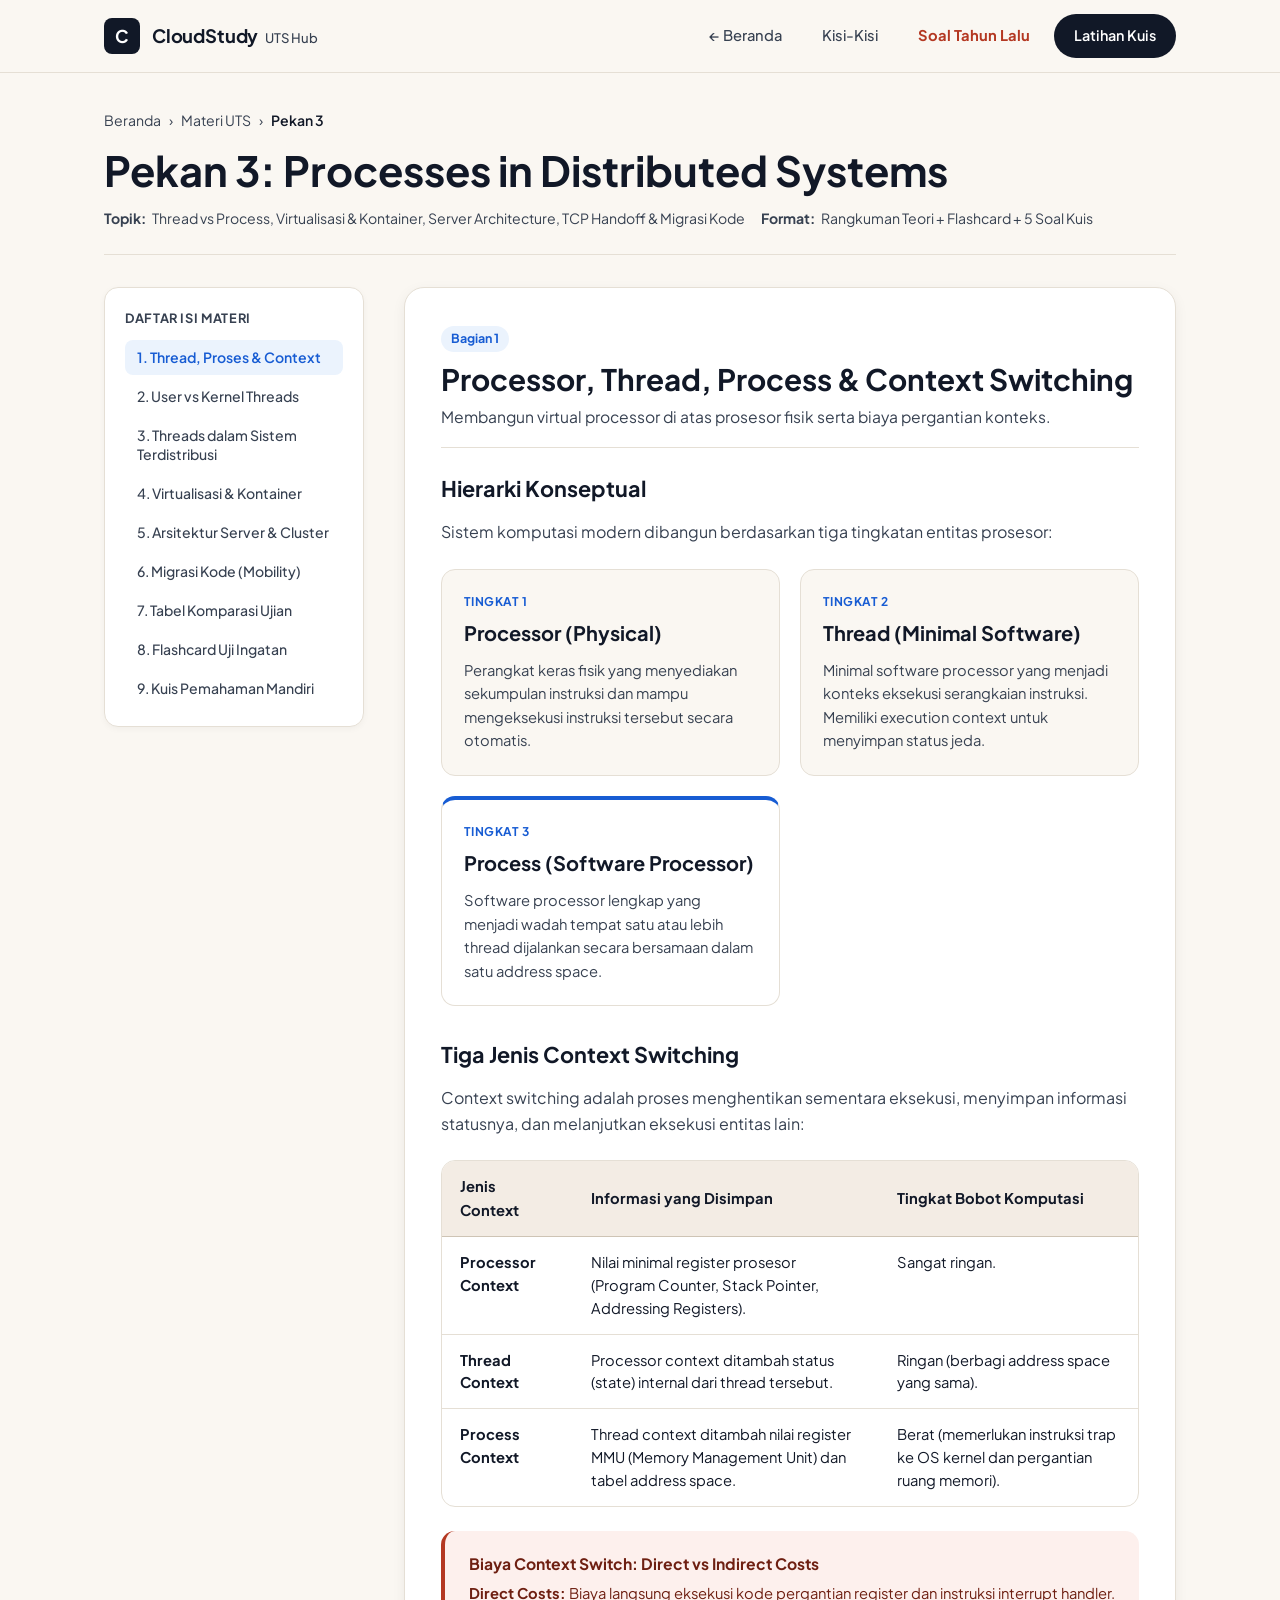
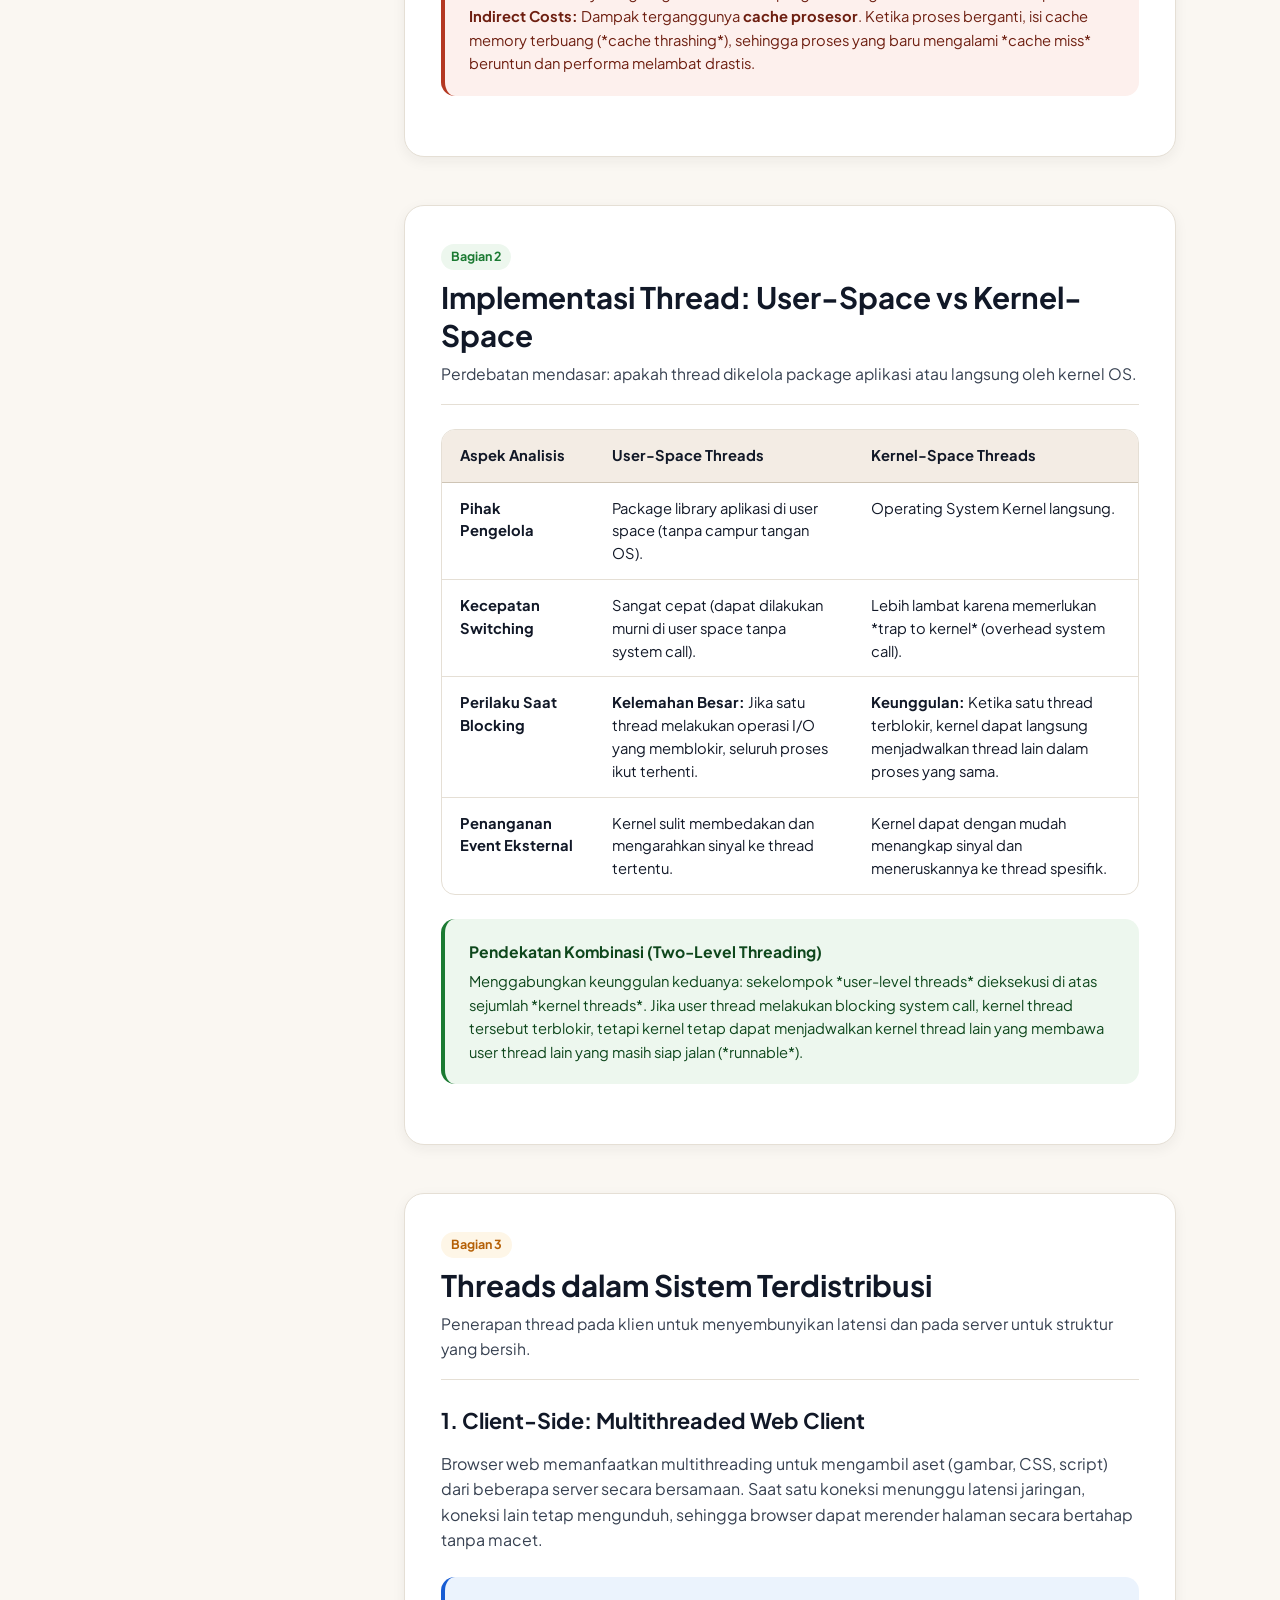
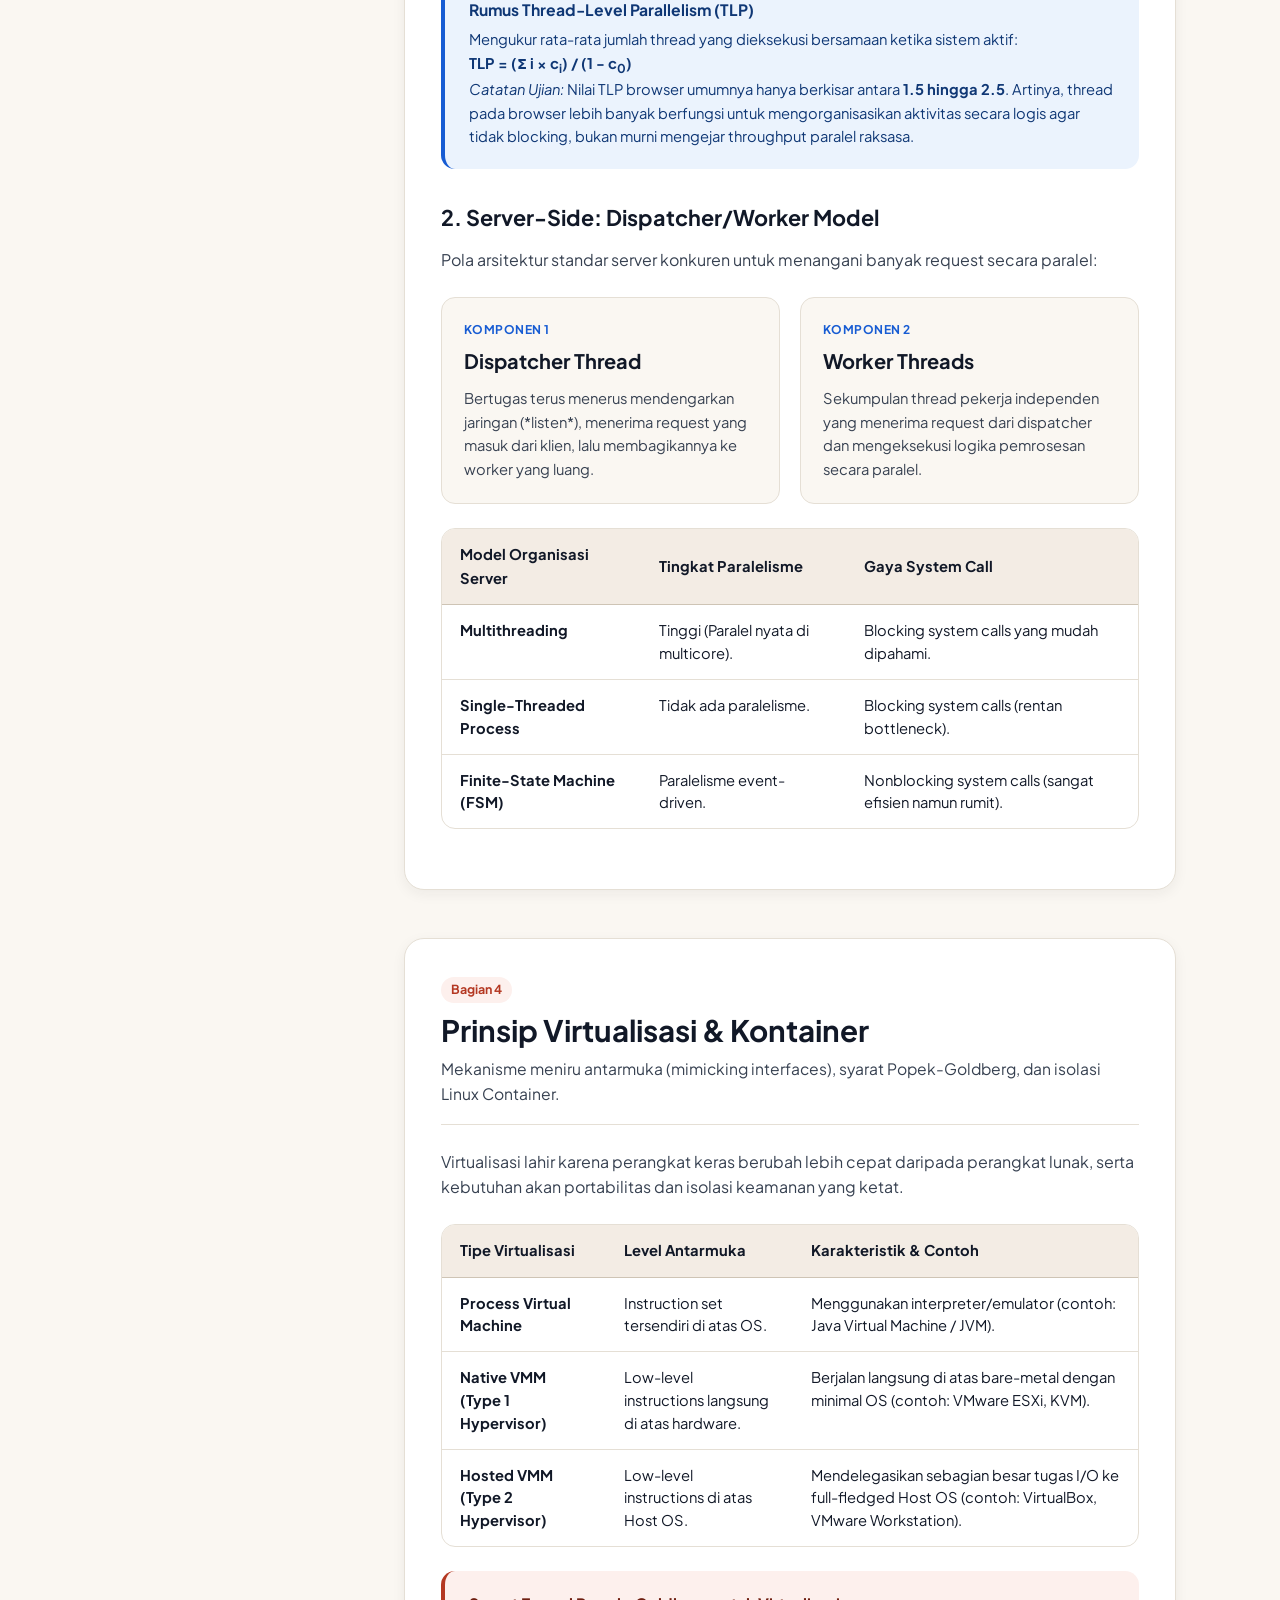
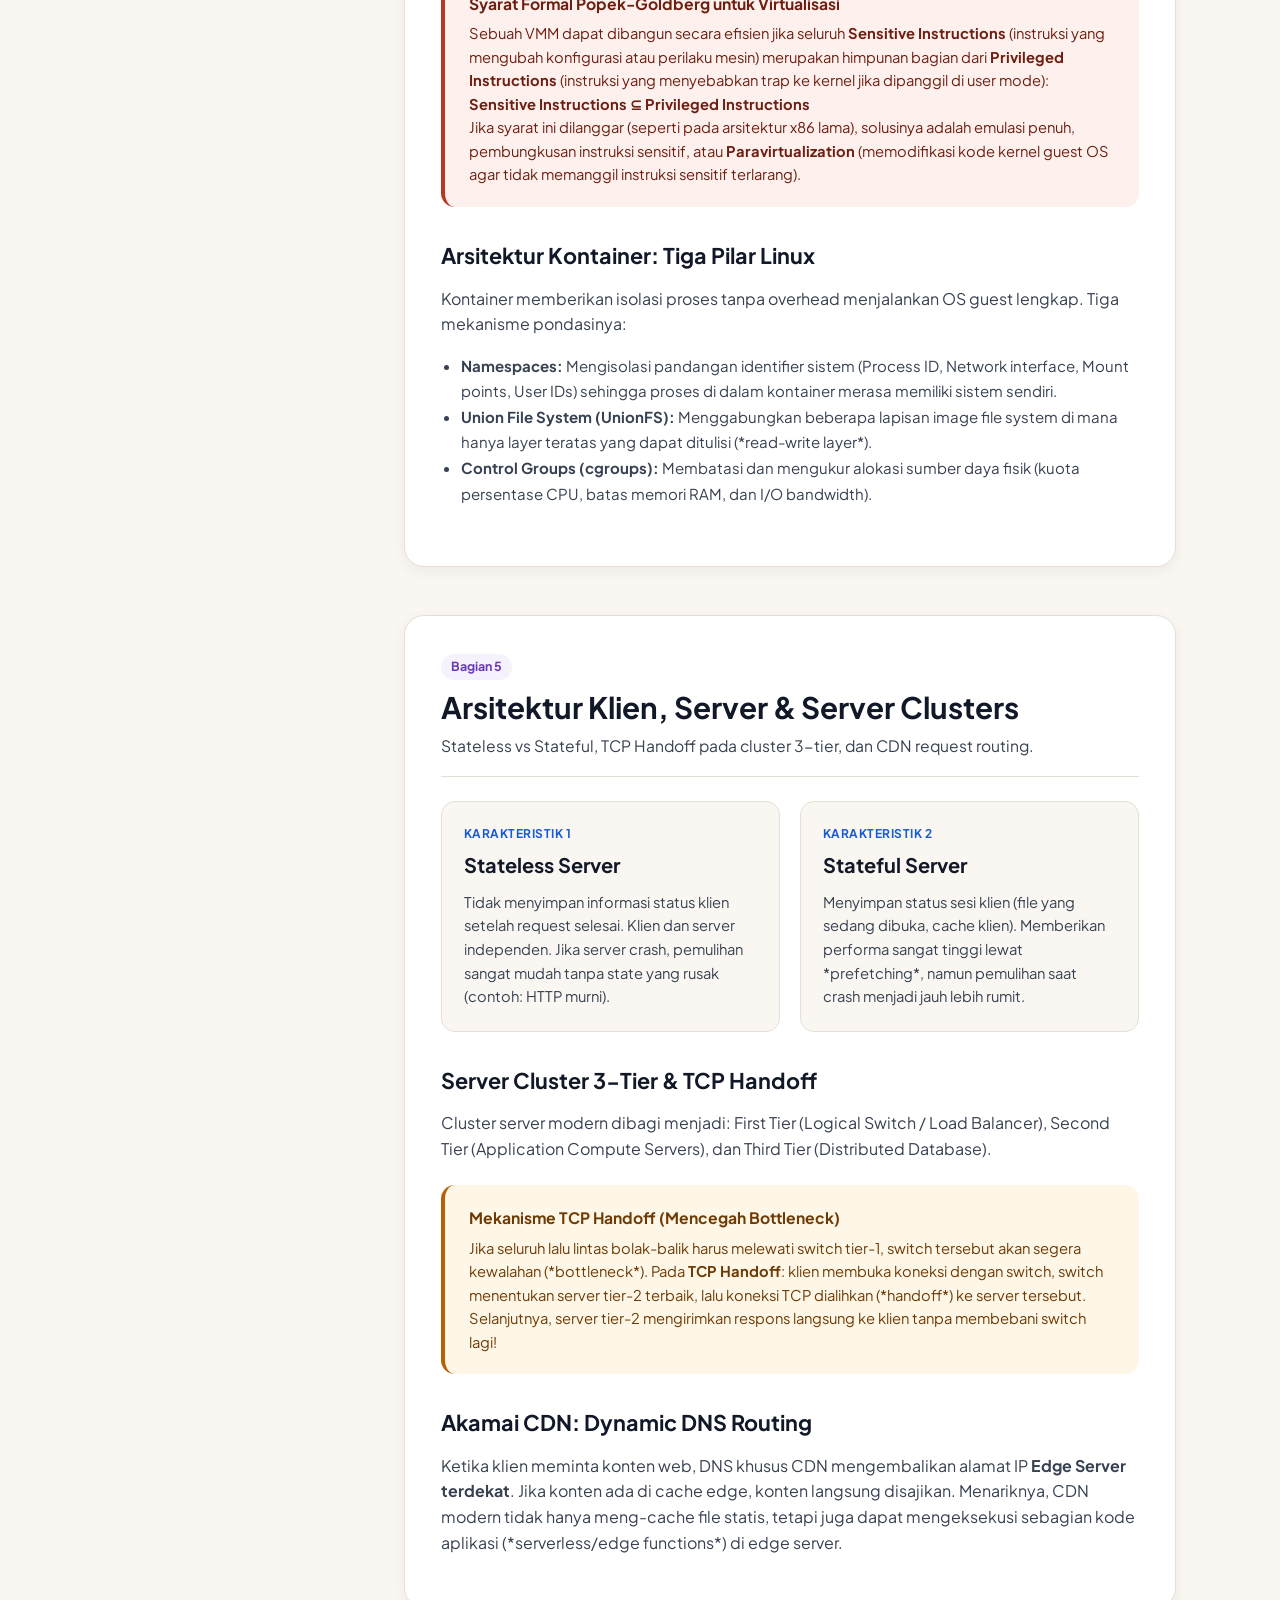
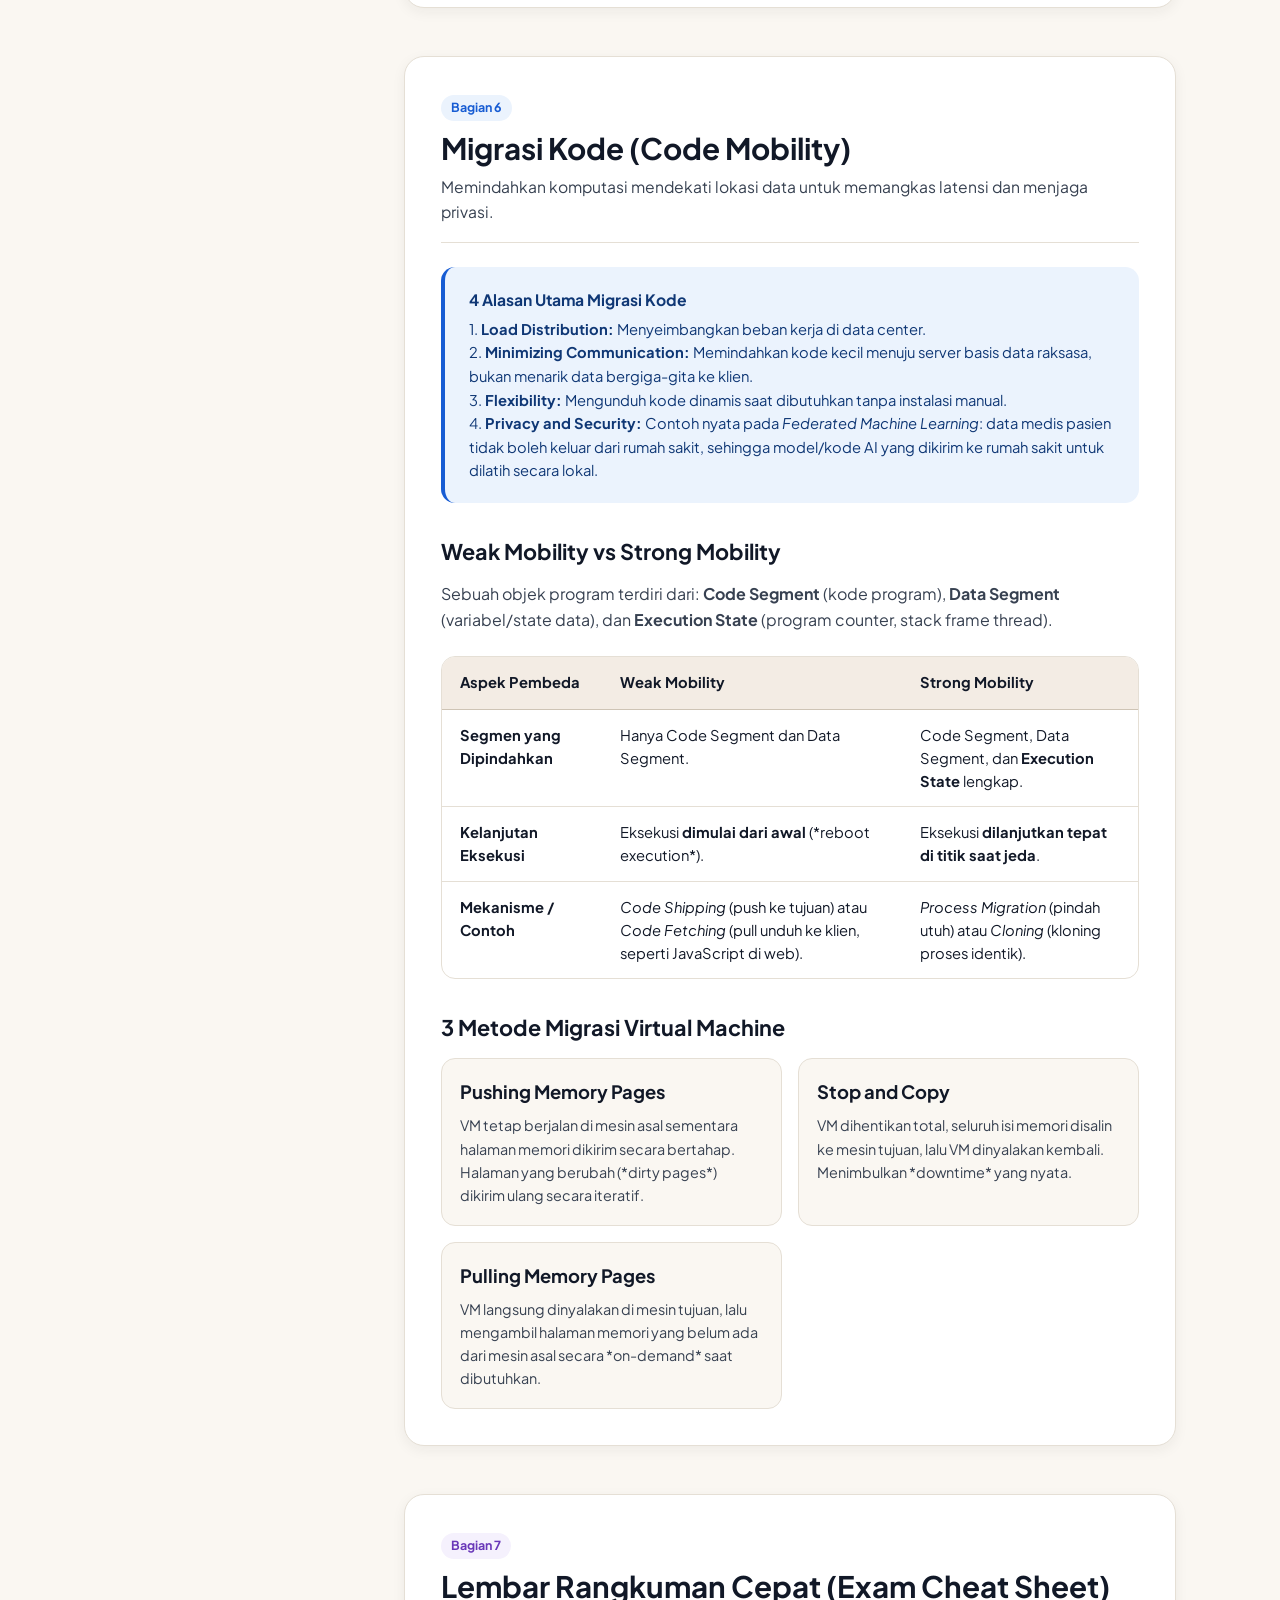
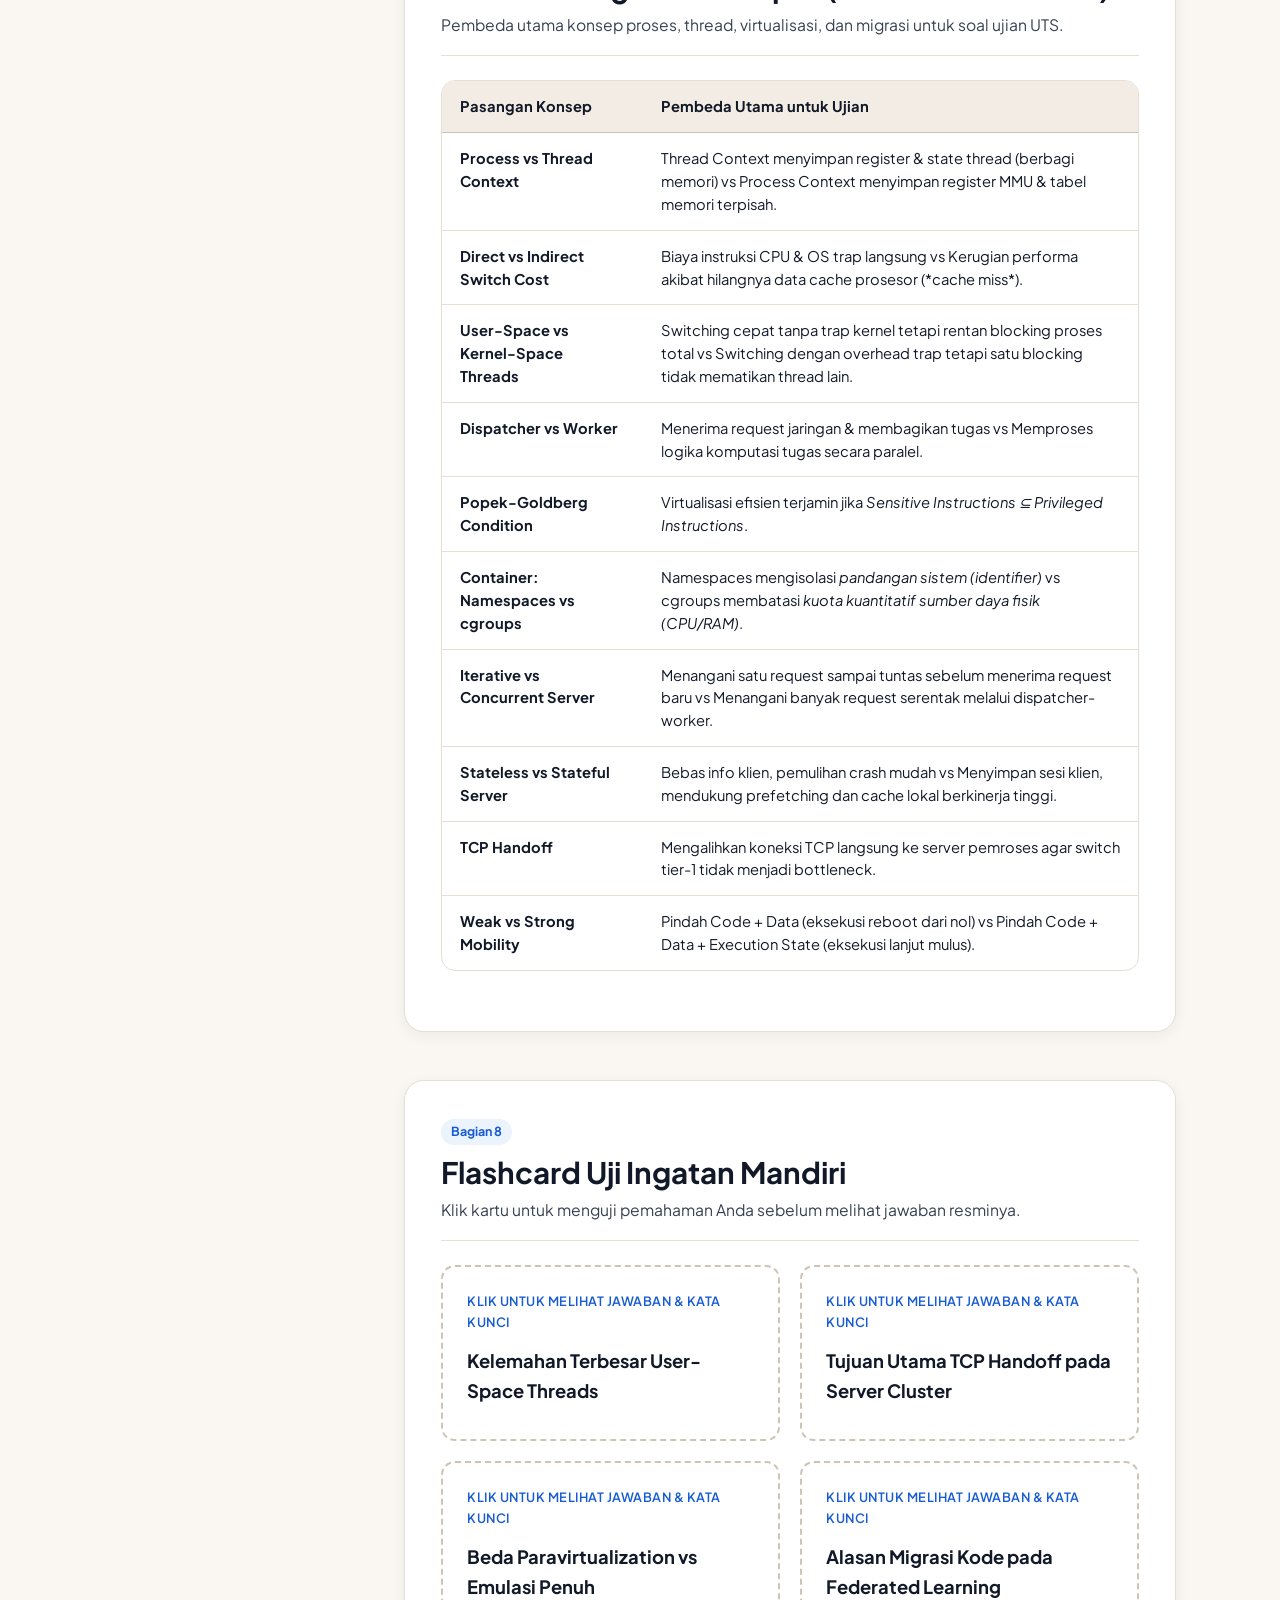
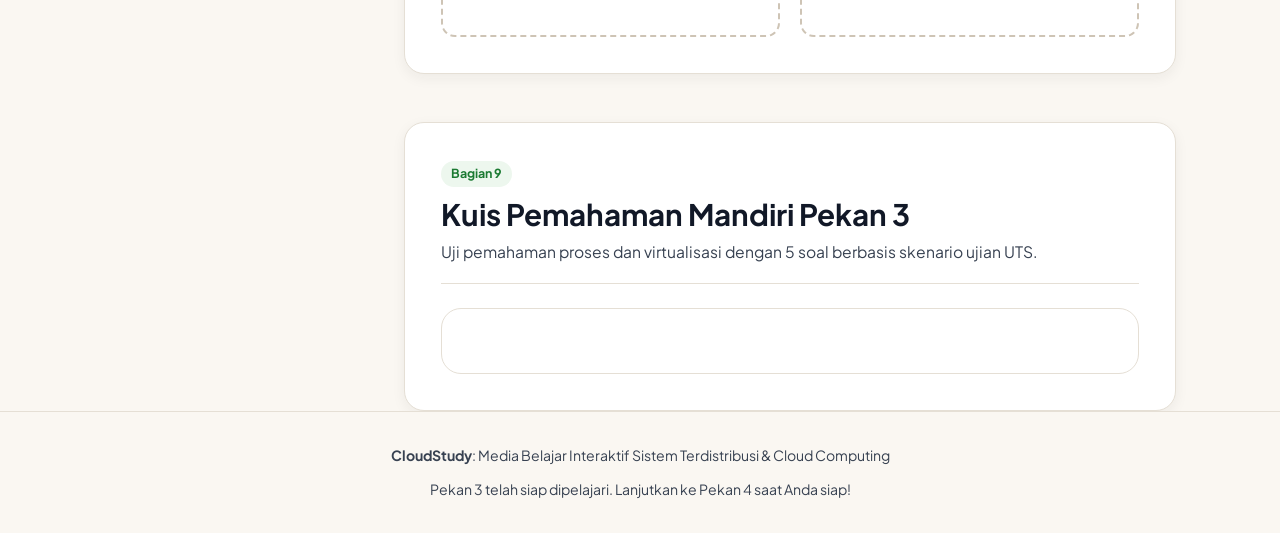
<file: pekan3.html>
<!DOCTYPE html>
<html lang="id">
<head>
  <meta charset="UTF-8">
  <meta name="viewport" content="width=device-width, initial-scale=1.0">
  <title>Pekan 3: Processes in Distributed Systems | CloudStudy</title>
  
  <!-- Typography: Modern Ultra-Legible Sans-Serif (Plus Jakarta Sans) -->
  <link rel="preconnect" href="https://fonts.googleapis.com">
  <link rel="preconnect" href="https://fonts.gstatic.com" crossorigin>
  <link href="https://fonts.googleapis.com/css2?family=Plus+Jakarta+Sans:wght@400;500;600;700;800&display=swap" rel="stylesheet">
  
  <!-- Styling -->
  <link rel="stylesheet" href="css/style.css">
</head>
<body>

  <!-- Site Navigation Header -->
  <header class="site-header">
    <div class="container header-inner">
      <a href="index.html" class="brand" aria-label="CloudStudy Beranda">
        <div class="brand-badge" aria-hidden="true">C</div>
        <div>
          <span class="brand-text">CloudStudy</span>
          <span class="brand-sub">UTS Hub</span>
        </div>
      </a>

      <nav aria-label="Navigasi Utama">
        <ul class="nav-links">
          <li><a href="index.html" class="nav-link">&larr; Beranda</a></li>
          <li><a href="kisi_kisi.html" class="nav-link">Kisi-Kisi</a></li>
          <li><a href="soal_tahun_lalu.html" class="nav-link" style="color: var(--accent-coral-text); font-weight: 700;">Soal Tahun Lalu</a></li>
          <li><a href="#kuis" class="nav-cta">Latihan Kuis</a></li>
        </ul>
      </nav>
    </div>
  </header>

  <!-- Module Header -->
  <div class="container">
    <div class="module-header">
      <nav class="breadcrumbs" aria-label="Breadcrumb">
        <a href="index.html">Beranda</a>
        <span aria-hidden="true">&rsaquo;</span>
        <a href="index.html#kurikulum">Materi UTS</a>
        <span aria-hidden="true">&rsaquo;</span>
        <span style="color: var(--text-main); font-weight: 600;">Pekan 3</span>
      </nav>

      <h1 class="module-title">Pekan 3: Processes in Distributed Systems</h1>
      
      <div class="module-meta">
        <span class="meta-pill">
          <strong>Topik:</strong> Thread vs Process, Virtualisasi & Kontainer, Server Architecture, TCP Handoff & Migrasi Kode
        </span>
        <span class="meta-pill">
          <strong>Format:</strong> Rangkuman Teori + Flashcard + 5 Soal Kuis
        </span>
      </div>
    </div>
  </div>

  <!-- Main Content Layout (Sticky Nav + Content) -->
  <div class="container module-layout">
    
    <!-- Sticky Table of Contents -->
    <aside class="sticky-nav" aria-label="Daftar Isi Modul">
      <p class="nav-title">Daftar Isi Materi</p>
      <ul class="toc-list">
        <li><a href="#proses-thread" class="toc-link">1. Thread, Proses & Context</a></li>
        <li><a href="#thread-os" class="toc-link">2. User vs Kernel Threads</a></li>
        <li><a href="#thread-ds" class="toc-link">3. Threads dalam Sistem Terdistribusi</a></li>
        <li><a href="#virtualisasi" class="toc-link">4. Virtualisasi & Kontainer</a></li>
        <li><a href="#client-server" class="toc-link">5. Arsitektur Server & Cluster</a></li>
        <li><a href="#migrasi-kode" class="toc-link">6. Migrasi Kode (Mobility)</a></li>
        <li><a href="#cheat-sheet" class="toc-link">7. Tabel Komparasi Ujian</a></li>
        <li><a href="#flashcards" class="toc-link">8. Flashcard Uji Ingatan</a></li>
        <li><a href="#kuis" class="toc-link">9. Kuis Pemahaman Mandiri</a></li>
      </ul>
    </aside>

    <!-- Content Sections -->
    <main class="content-area">
      
      <!-- Section 1: Konsep Dasar Thread & Proses -->
      <section id="proses-thread" class="content-section" aria-labelledby="heading-proses-thread">
        <div class="section-head">
          <span class="section-badge" style="background: var(--accent-blue-bg); color: var(--accent-blue-text);">Bagian 1</span>
          <h2 id="heading-proses-thread" class="section-title">Processor, Thread, Process & Context Switching</h2>
          <p class="section-desc">Membangun virtual processor di atas prosesor fisik serta biaya pergantian konteks.</p>
        </div>

        <h3 style="font-family: var(--font-serif); font-size: 1.35rem; margin-bottom: 12px;">Hierarki Konseptual</h3>
        <p style="color: var(--text-muted); line-height: 1.6; margin-bottom: 20px;">
          Sistem komputasi modern dibangun berdasarkan tiga tingkatan entitas prosesor:
        </p>

        <div class="concept-grid">
          <div class="concept-card">
            <div class="concept-tag">Tingkat 1</div>
            <h4 class="concept-name">Processor (Physical)</h4>
            <p class="concept-body">
              Perangkat keras fisik yang menyediakan sekumpulan instruksi dan mampu mengeksekusi instruksi tersebut secara otomatis.
            </p>
          </div>

          <div class="concept-card">
            <div class="concept-tag">Tingkat 2</div>
            <h4 class="concept-name">Thread (Minimal Software)</h4>
            <p class="concept-body">
              Minimal software processor yang menjadi konteks eksekusi serangkaian instruksi. Memiliki execution context untuk menyimpan status jeda.
            </p>
          </div>

          <div class="concept-card highlight">
            <div class="concept-tag">Tingkat 3</div>
            <h4 class="concept-name">Process (Software Processor)</h4>
            <p class="concept-body">
              Software processor lengkap yang menjadi wadah tempat satu atau lebih thread dijalankan secara bersamaan dalam satu address space.
            </p>
          </div>
        </div>

        <h3 style="font-family: var(--font-serif); font-size: 1.35rem; margin: 32px 0 12px 0;">Tiga Jenis Context Switching</h3>
        <p style="color: var(--text-muted); line-height: 1.6; margin-bottom: 16px;">
          Context switching adalah proses menghentikan sementara eksekusi, menyimpan informasi statusnya, dan melanjutkan eksekusi entitas lain:
        </p>

        <div class="table-responsive">
          <table class="comp-table">
            <thead>
              <tr>
                <th scope="col">Jenis Context</th>
                <th scope="col">Informasi yang Disimpan</th>
                <th scope="col">Tingkat Bobot Komputasi</th>
              </tr>
            </thead>
            <tbody>
              <tr>
                <td><strong>Processor Context</strong></td>
                <td>Nilai minimal register prosesor (Program Counter, Stack Pointer, Addressing Registers).</td>
                <td>Sangat ringan.</td>
              </tr>
              <tr>
                <td><strong>Thread Context</strong></td>
                <td>Processor context ditambah status (state) internal dari thread tersebut.</td>
                <td>Ringan (berbagi address space yang sama).</td>
              </tr>
              <tr>
                <td><strong>Process Context</strong></td>
                <td>Thread context ditambah nilai register MMU (Memory Management Unit) dan tabel address space.</td>
                <td>Berat (memerlukan instruksi trap ke OS kernel dan pergantian ruang memori).</td>
              </tr>
            </tbody>
          </table>
        </div>

        <div class="callout callout-coral">
          <div class="callout-title">Biaya Context Switch: Direct vs Indirect Costs</div>
          <p class="callout-text">
            <strong>Direct Costs:</strong> Biaya langsung eksekusi kode pergantian register dan instruksi interrupt handler.<br>
            <strong>Indirect Costs:</strong> Dampak terganggunya <strong>cache prosesor</strong>. Ketika proses berganti, isi cache memory terbuang (*cache thrashing*), sehingga proses yang baru mengalami *cache miss* beruntun dan performa melambat drastis.
          </p>
        </div>
      </section>

      <!-- Section 2: User vs Kernel Threads -->
      <section id="thread-os" class="content-section" aria-labelledby="heading-thread-os">
        <div class="section-head">
          <span class="section-badge" style="background: var(--accent-green-bg); color: var(--accent-green-text);">Bagian 2</span>
          <h2 id="heading-thread-os" class="section-title">Implementasi Thread: User-Space vs Kernel-Space</h2>
          <p class="section-desc">Perdebatan mendasar: apakah thread dikelola package aplikasi atau langsung oleh kernel OS.</p>
        </div>

        <div class="table-responsive">
          <table class="comp-table">
            <thead>
              <tr>
                <th scope="col">Aspek Analisis</th>
                <th scope="col">User-Space Threads</th>
                <th scope="col">Kernel-Space Threads</th>
              </tr>
            </thead>
            <tbody>
              <tr>
                <td><strong>Pihak Pengelola</strong></td>
                <td>Package library aplikasi di user space (tanpa campur tangan OS).</td>
                <td>Operating System Kernel langsung.</td>
              </tr>
              <tr>
                <td><strong>Kecepatan Switching</strong></td>
                <td>Sangat cepat (dapat dilakukan murni di user space tanpa system call).</td>
                <td>Lebih lambat karena memerlukan *trap to kernel* (overhead system call).</td>
              </tr>
              <tr>
                <td><strong>Perilaku Saat Blocking</strong></td>
                <td><strong>Kelemahan Besar:</strong> Jika satu thread melakukan operasi I/O yang memblokir, seluruh proses ikut terhenti.</td>
                <td><strong>Keunggulan:</strong> Ketika satu thread terblokir, kernel dapat langsung menjadwalkan thread lain dalam proses yang sama.</td>
              </tr>
              <tr>
                <td><strong>Penanganan Event Eksternal</strong></td>
                <td>Kernel sulit membedakan dan mengarahkan sinyal ke thread tertentu.</td>
                <td>Kernel dapat dengan mudah menangkap sinyal dan meneruskannya ke thread spesifik.</td>
              </tr>
            </tbody>
          </table>
        </div>

        <div class="callout callout-green">
          <div class="callout-title">Pendekatan Kombinasi (Two-Level Threading)</div>
          <p class="callout-text">
            Menggabungkan keunggulan keduanya: sekelompok *user-level threads* dieksekusi di atas sejumlah *kernel threads*. Jika user thread melakukan blocking system call, kernel thread tersebut terblokir, tetapi kernel tetap dapat menjadwalkan kernel thread lain yang membawa user thread lain yang masih siap jalan (*runnable*).
          </p>
        </div>
      </section>

      <!-- Section 3: Threads dalam Sistem Terdistribusi -->
      <section id="thread-ds" class="content-section" aria-labelledby="heading-thread-ds">
        <div class="section-head">
          <span class="section-badge" style="background: var(--accent-amber-bg); color: var(--accent-amber-text);">Bagian 3</span>
          <h2 id="heading-thread-ds" class="section-title">Threads dalam Sistem Terdistribusi</h2>
          <p class="section-desc">Penerapan thread pada klien untuk menyembunyikan latensi dan pada server untuk struktur yang bersih.</p>
        </div>

        <h3 style="font-family: var(--font-serif); font-size: 1.35rem; margin-bottom: 12px;">1. Client-Side: Multithreaded Web Client</h3>
        <p style="color: var(--text-muted); line-height: 1.6; margin-bottom: 16px;">
          Browser web memanfaatkan multithreading untuk mengambil aset (gambar, CSS, script) dari beberapa server secara bersamaan. Saat satu koneksi menunggu latensi jaringan, koneksi lain tetap mengunduh, sehingga browser dapat merender halaman secara bertahap tanpa macet.
        </p>

        <div class="callout callout-blue">
          <div class="callout-title">Rumus Thread-Level Parallelism (TLP)</div>
          <p class="callout-text">
            Mengukur rata-rata jumlah thread yang dieksekusi bersamaan ketika sistem aktif:<br>
            <strong>TLP = (&Sigma; i &times; c<sub>i</sub>) / (1 - c<sub>0</sub>)</strong><br>
            <em>Catatan Ujian:</em> Nilai TLP browser umumnya hanya berkisar antara <strong>1.5 hingga 2.5</strong>. Artinya, thread pada browser lebih banyak berfungsi untuk mengorganisasikan aktivitas secara logis agar tidak blocking, bukan murni mengejar throughput paralel raksasa.
          </p>
        </div>

        <h3 style="font-family: var(--font-serif); font-size: 1.35rem; margin: 32px 0 12px 0;">2. Server-Side: Dispatcher/Worker Model</h3>
        <p style="color: var(--text-muted); line-height: 1.6; margin-bottom: 16px;">
          Pola arsitektur standar server konkuren untuk menangani banyak request secara paralel:
        </p>

        <div class="concept-grid">
          <div class="concept-card">
            <div class="concept-tag">Komponen 1</div>
            <h4 class="concept-name">Dispatcher Thread</h4>
            <p class="concept-body">Bertugas terus menerus mendengarkan jaringan (*listen*), menerima request yang masuk dari klien, lalu membagikannya ke worker yang luang.</p>
          </div>
          <div class="concept-card">
            <div class="concept-tag">Komponen 2</div>
            <h4 class="concept-name">Worker Threads</h4>
            <p class="concept-body">Sekumpulan thread pekerja independen yang menerima request dari dispatcher dan mengeksekusi logika pemrosesan secara paralel.</p>
          </div>
        </div>

        <div class="table-responsive">
          <table class="comp-table">
            <thead>
              <tr>
                <th scope="col">Model Organisasi Server</th>
                <th scope="col">Tingkat Paralelisme</th>
                <th scope="col">Gaya System Call</th>
              </tr>
            </thead>
            <tbody>
              <tr>
                <td><strong>Multithreading</strong></td>
                <td>Tinggi (Paralel nyata di multicore).</td>
                <td>Blocking system calls yang mudah dipahami.</td>
              </tr>
              <tr>
                <td><strong>Single-Threaded Process</strong></td>
                <td>Tidak ada paralelisme.</td>
                <td>Blocking system calls (rentan bottleneck).</td>
              </tr>
              <tr>
                <td><strong>Finite-State Machine (FSM)</strong></td>
                <td>Paralelisme event-driven.</td>
                <td>Nonblocking system calls (sangat efisien namun rumit).</td>
              </tr>
            </tbody>
          </table>
        </div>
      </section>

      <!-- Section 4: Virtualisasi & Kontainer -->
      <section id="virtualisasi" class="content-section" aria-labelledby="heading-virtualisasi">
        <div class="section-head">
          <span class="section-badge" style="background: var(--accent-coral-bg); color: var(--accent-coral-text);">Bagian 4</span>
          <h2 id="heading-virtualisasi" class="section-title">Prinsip Virtualisasi & Kontainer</h2>
          <p class="section-desc">Mekanisme meniru antarmuka (mimicking interfaces), syarat Popek-Goldberg, dan isolasi Linux Container.</p>
        </div>

        <p style="color: var(--text-muted); line-height: 1.6; margin-bottom: 20px;">
          Virtualisasi lahir karena perangkat keras berubah lebih cepat daripada perangkat lunak, serta kebutuhan akan portabilitas dan isolasi keamanan yang ketat.
        </p>

        <div class="table-responsive">
          <table class="comp-table">
            <thead>
              <tr>
                <th scope="col">Tipe Virtualisasi</th>
                <th scope="col">Level Antarmuka</th>
                <th scope="col">Karakteristik & Contoh</th>
              </tr>
            </thead>
            <tbody>
              <tr>
                <td><strong>Process Virtual Machine</strong></td>
                <td>Instruction set tersendiri di atas OS.</td>
                <td>Menggunakan interpreter/emulator (contoh: Java Virtual Machine / JVM).</td>
              </tr>
              <tr>
                <td><strong>Native VMM (Type 1 Hypervisor)</strong></td>
                <td>Low-level instructions langsung di atas hardware.</td>
                <td>Berjalan langsung di atas bare-metal dengan minimal OS (contoh: VMware ESXi, KVM).</td>
              </tr>
              <tr>
                <td><strong>Hosted VMM (Type 2 Hypervisor)</strong></td>
                <td>Low-level instructions di atas Host OS.</td>
                <td>Mendelegasikan sebagian besar tugas I/O ke full-fledged Host OS (contoh: VirtualBox, VMware Workstation).</td>
              </tr>
            </tbody>
          </table>
        </div>

        <div class="callout callout-coral">
          <div class="callout-title">Syarat Formal Popek-Goldberg untuk Virtualisasi</div>
          <p class="callout-text">
            Sebuah VMM dapat dibangun secara efisien jika seluruh <strong>Sensitive Instructions</strong> (instruksi yang mengubah konfigurasi atau perilaku mesin) merupakan himpunan bagian dari <strong>Privileged Instructions</strong> (instruksi yang menyebabkan trap ke kernel jika dipanggil di user mode):<br>
            <strong>Sensitive Instructions &sube; Privileged Instructions</strong><br>
            Jika syarat ini dilanggar (seperti pada arsitektur x86 lama), solusinya adalah emulasi penuh, pembungkusan instruksi sensitif, atau <strong>Paravirtualization</strong> (memodifikasi kode kernel guest OS agar tidak memanggil instruksi sensitif terlarang).
          </p>
        </div>

        <h3 style="font-family: var(--font-serif); font-size: 1.35rem; margin: 32px 0 12px 0;">Arsitektur Kontainer: Tiga Pilar Linux</h3>
        <p style="color: var(--text-muted); line-height: 1.6; margin-bottom: 16px;">
          Kontainer memberikan isolasi proses tanpa overhead menjalankan OS guest lengkap. Tiga mekanisme pondasinya:
        </p>

        <ul style="margin-left: 20px; line-height: 1.7; color: var(--text-muted); font-size: 0.94rem; margin-bottom: 24px;">
          <li><strong>Namespaces:</strong> Mengisolasi pandangan identifier sistem (Process ID, Network interface, Mount points, User IDs) sehingga proses di dalam kontainer merasa memiliki sistem sendiri.</li>
          <li><strong>Union File System (UnionFS):</strong> Menggabungkan beberapa lapisan image file system di mana hanya layer teratas yang dapat ditulisi (*read-write layer*).</li>
          <li><strong>Control Groups (cgroups):</strong> Membatasi dan mengukur alokasi sumber daya fisik (kuota persentase CPU, batas memori RAM, dan I/O bandwidth).</li>
        </ul>
      </section>

      <!-- Section 5: Arsitektur Server & Cluster -->
      <section id="client-server" class="content-section" aria-labelledby="heading-client-server">
        <div class="section-head">
          <span class="section-badge" style="background: var(--accent-purple-bg); color: var(--accent-purple-text);">Bagian 5</span>
          <h2 id="heading-client-server" class="section-title">Arsitektur Klien, Server & Server Clusters</h2>
          <p class="section-desc">Stateless vs Stateful, TCP Handoff pada cluster 3-tier, dan CDN request routing.</p>
        </div>

        <div class="concept-grid">
          <div class="concept-card">
            <div class="concept-tag">Karakteristik 1</div>
            <h4 class="concept-name">Stateless Server</h4>
            <p class="concept-body">
              Tidak menyimpan informasi status klien setelah request selesai. Klien dan server independen. Jika server crash, pemulihan sangat mudah tanpa state yang rusak (contoh: HTTP murni).
            </p>
          </div>
          <div class="concept-card">
            <div class="concept-tag">Karakteristik 2</div>
            <h4 class="concept-name">Stateful Server</h4>
            <p class="concept-body">
              Menyimpan status sesi klien (file yang sedang dibuka, cache klien). Memberikan performa sangat tinggi lewat *prefetching*, namun pemulihan saat crash menjadi jauh lebih rumit.
            </p>
          </div>
        </div>

        <h3 style="font-family: var(--font-serif); font-size: 1.35rem; margin: 32px 0 12px 0;">Server Cluster 3-Tier & TCP Handoff</h3>
        <p style="color: var(--text-muted); line-height: 1.6; margin-bottom: 16px;">
          Cluster server modern dibagi menjadi: First Tier (Logical Switch / Load Balancer), Second Tier (Application Compute Servers), dan Third Tier (Distributed Database).
        </p>

        <div class="callout callout-amber">
          <div class="callout-title">Mekanisme TCP Handoff (Mencegah Bottleneck)</div>
          <p class="callout-text">
            Jika seluruh lalu lintas bolak-balik harus melewati switch tier-1, switch tersebut akan segera kewalahan (*bottleneck*). Pada <strong>TCP Handoff</strong>: klien membuka koneksi dengan switch, switch menentukan server tier-2 terbaik, lalu koneksi TCP dialihkan (*handoff*) ke server tersebut. Selanjutnya, server tier-2 mengirimkan respons langsung ke klien tanpa membebani switch lagi!
          </p>
        </div>

        <h3 style="font-family: var(--font-serif); font-size: 1.35rem; margin: 32px 0 12px 0;">Akamai CDN: Dynamic DNS Routing</h3>
        <p style="color: var(--text-muted); line-height: 1.6; margin-bottom: 16px;">
          Ketika klien meminta konten web, DNS khusus CDN mengembalikan alamat IP <strong>Edge Server terdekat</strong>. Jika konten ada di cache edge, konten langsung disajikan. Menariknya, CDN modern tidak hanya meng-cache file statis, tetapi juga dapat mengeksekusi sebagian kode aplikasi (*serverless/edge functions*) di edge server.
        </p>
      </section>

      <!-- Section 6: Migrasi Kode -->
      <section id="migrasi-kode" class="content-section" aria-labelledby="heading-migrasi">
        <div class="section-head">
          <span class="section-badge" style="background: var(--accent-blue-bg); color: var(--accent-blue-text);">Bagian 6</span>
          <h2 id="heading-migrasi" class="section-title">Migrasi Kode (Code Mobility)</h2>
          <p class="section-desc">Memindahkan komputasi mendekati lokasi data untuk memangkas latensi dan menjaga privasi.</p>
        </div>

        <div class="callout callout-blue">
          <div class="callout-title">4 Alasan Utama Migrasi Kode</div>
          <p class="callout-text">
            1. <strong>Load Distribution:</strong> Menyeimbangkan beban kerja di data center.<br>
            2. <strong>Minimizing Communication:</strong> Memindahkan kode kecil menuju server basis data raksasa, bukan menarik data bergiga-gita ke klien.<br>
            3. <strong>Flexibility:</strong> Mengunduh kode dinamis saat dibutuhkan tanpa instalasi manual.<br>
            4. <strong>Privacy and Security:</strong> Contoh nyata pada <em>Federated Machine Learning</em>: data medis pasien tidak boleh keluar dari rumah sakit, sehingga model/kode AI yang dikirim ke rumah sakit untuk dilatih secara lokal.
          </p>
        </div>

        <h3 style="font-family: var(--font-serif); font-size: 1.35rem; margin: 32px 0 12px 0;">Weak Mobility vs Strong Mobility</h3>
        <p style="color: var(--text-muted); line-height: 1.6; margin-bottom: 16px;">
          Sebuah objek program terdiri dari: <strong>Code Segment</strong> (kode program), <strong>Data Segment</strong> (variabel/state data), dan <strong>Execution State</strong> (program counter, stack frame thread).
        </p>

        <div class="table-responsive">
          <table class="comp-table">
            <thead>
              <tr>
                <th scope="col">Aspek Pembeda</th>
                <th scope="col">Weak Mobility</th>
                <th scope="col">Strong Mobility</th>
              </tr>
            </thead>
            <tbody>
              <tr>
                <td><strong>Segmen yang Dipindahkan</strong></td>
                <td>Hanya Code Segment dan Data Segment.</td>
                <td>Code Segment, Data Segment, dan <strong>Execution State</strong> lengkap.</td>
              </tr>
              <tr>
                <td><strong>Kelanjutan Eksekusi</strong></td>
                <td>Eksekusi <strong>dimulai dari awal</strong> (*reboot execution*).</td>
                <td>Eksekusi <strong>dilanjutkan tepat di titik saat jeda</strong>.</td>
              </tr>
              <tr>
                <td><strong>Mekanisme / Contoh</strong></td>
                <td><em>Code Shipping</em> (push ke tujuan) atau <em>Code Fetching</em> (pull unduh ke klien, seperti JavaScript di web).</td>
                <td><em>Process Migration</em> (pindah utuh) atau <em>Cloning</em> (kloning proses identik).</td>
              </tr>
            </tbody>
          </table>
        </div>

        <h3 style="font-family: var(--font-serif); font-size: 1.35rem; margin: 32px 0 12px 0;">3 Metode Migrasi Virtual Machine</h3>
        <div style="display: grid; grid-template-columns: repeat(auto-fit, minmax(260px, 1fr)); gap: 16px;">
          <div style="background: var(--bg-primary); padding: 18px; border-radius: var(--radius-md); border: 1px solid var(--border-light);">
            <h4 style="font-family: var(--font-serif); font-size: 1.15rem; margin-bottom: 8px;">Pushing Memory Pages</h4>
            <p style="font-size: 0.9rem; color: var(--text-muted);">
              VM tetap berjalan di mesin asal sementara halaman memori dikirim secara bertahap. Halaman yang berubah (*dirty pages*) dikirim ulang secara iteratif.
            </p>
          </div>
          <div style="background: var(--bg-primary); padding: 18px; border-radius: var(--radius-md); border: 1px solid var(--border-light);">
            <h4 style="font-family: var(--font-serif); font-size: 1.15rem; margin-bottom: 8px;">Stop and Copy</h4>
            <p style="font-size: 0.9rem; color: var(--text-muted);">
              VM dihentikan total, seluruh isi memori disalin ke mesin tujuan, lalu VM dinyalakan kembali. Menimbulkan *downtime* yang nyata.
            </p>
          </div>
          <div style="background: var(--bg-primary); padding: 18px; border-radius: var(--radius-md); border: 1px solid var(--border-light);">
            <h4 style="font-family: var(--font-serif); font-size: 1.15rem; margin-bottom: 8px;">Pulling Memory Pages</h4>
            <p style="font-size: 0.9rem; color: var(--text-muted);">
              VM langsung dinyalakan di mesin tujuan, lalu mengambil halaman memori yang belum ada dari mesin asal secara *on-demand* saat dibutuhkan.
            </p>
          </div>
        </div>
      </section>

      <!-- Section 7: Cheat Sheet Ujian Pekan 3 -->
      <section id="cheat-sheet" class="content-section" aria-labelledby="heading-cheat">
        <div class="section-head">
          <span class="section-badge" style="background: var(--accent-purple-bg); color: var(--accent-purple-text);">Bagian 7</span>
          <h2 id="heading-cheat" class="section-title">Lembar Rangkuman Cepat (Exam Cheat Sheet)</h2>
          <p class="section-desc">Pembeda utama konsep proses, thread, virtualisasi, dan migrasi untuk soal ujian UTS.</p>
        </div>

        <div class="table-responsive">
          <table class="comp-table">
            <thead>
              <tr>
                <th scope="col">Pasangan Konsep</th>
                <th scope="col">Pembeda Utama untuk Ujian</th>
              </tr>
            </thead>
            <tbody>
              <tr>
                <td><strong>Process vs Thread Context</strong></td>
                <td>Thread Context menyimpan register & state thread (berbagi memori) vs Process Context menyimpan register MMU & tabel memori terpisah.</td>
              </tr>
              <tr>
                <td><strong>Direct vs Indirect Switch Cost</strong></td>
                <td>Biaya instruksi CPU & OS trap langsung vs Kerugian performa akibat hilangnya data cache prosesor (*cache miss*).</td>
              </tr>
              <tr>
                <td><strong>User-Space vs Kernel-Space Threads</strong></td>
                <td>Switching cepat tanpa trap kernel tetapi rentan blocking proses total vs Switching dengan overhead trap tetapi satu blocking tidak mematikan thread lain.</td>
              </tr>
              <tr>
                <td><strong>Dispatcher vs Worker</strong></td>
                <td>Menerima request jaringan & membagikan tugas vs Memproses logika komputasi tugas secara paralel.</td>
              </tr>
              <tr>
                <td><strong>Popek-Goldberg Condition</strong></td>
                <td>Virtualisasi efisien terjamin jika <em>Sensitive Instructions &sube; Privileged Instructions</em>.</td>
              </tr>
              <tr>
                <td><strong>Container: Namespaces vs cgroups</strong></td>
                <td>Namespaces mengisolasi <em>pandangan sistem (identifier)</em> vs cgroups membatasi <em>kuota kuantitatif sumber daya fisik (CPU/RAM)</em>.</td>
              </tr>
              <tr>
                <td><strong>Iterative vs Concurrent Server</strong></td>
                <td>Menangani satu request sampai tuntas sebelum menerima request baru vs Menangani banyak request serentak melalui dispatcher-worker.</td>
              </tr>
              <tr>
                <td><strong>Stateless vs Stateful Server</strong></td>
                <td>Bebas info klien, pemulihan crash mudah vs Menyimpan sesi klien, mendukung prefetching dan cache lokal berkinerja tinggi.</td>
              </tr>
              <tr>
                <td><strong>TCP Handoff</strong></td>
                <td>Mengalihkan koneksi TCP langsung ke server pemroses agar switch tier-1 tidak menjadi bottleneck.</td>
              </tr>
              <tr>
                <td><strong>Weak vs Strong Mobility</strong></td>
                <td>Pindah Code + Data (eksekusi reboot dari nol) vs Pindah Code + Data + Execution State (eksekusi lanjut mulus).</td>
              </tr>
            </tbody>
          </table>
        </div>
      </section>

      <!-- Section 8: Flashcard Uji Ingatan Mandiri -->
      <section id="flashcards" class="content-section" aria-labelledby="heading-flashcards">
        <div class="section-head">
          <span class="section-badge" style="background: var(--accent-blue-bg); color: var(--accent-blue-text);">Bagian 8</span>
          <h2 id="heading-flashcards" class="section-title">Flashcard Uji Ingatan Mandiri</h2>
          <p class="section-desc">Klik kartu untuk menguji pemahaman Anda sebelum melihat jawaban resminya.</p>
        </div>

        <div class="flashcard-deck">
          
          <div class="flashcard" role="button" tabindex="0" aria-label="Flashcard 1">
            <p class="flashcard-tip">Klik untuk melihat jawaban & kata kunci</p>
            <h3 class="flashcard-prompt">Kelemahan Terbesar User-Space Threads</h3>
            <div class="flashcard-answer">
              <strong>The Blocking Problem</strong>: Karena kernel hanya mengenali proses secara utuh, jika salah satu user thread melakukan blocking I/O system call, kernel akan menidurkan seluruh proses, melumpuhkan thread lain di dalamnya.
            </div>
          </div>

          <div class="flashcard" role="button" tabindex="0" aria-label="Flashcard 2">
            <p class="flashcard-tip">Klik untuk melihat jawaban & kata kunci</p>
            <h3 class="flashcard-prompt">Tujuan Utama TCP Handoff pada Server Cluster</h3>
            <div class="flashcard-answer">
              Mencegah <em>first tier</em> (load balancer / switch) menjadi titik kemacetan (bottleneck) komunikasi, dengan mengalihkan jalur transmisi respons server langsung ke klien.
            </div>
          </div>

          <div class="flashcard" role="button" tabindex="0" aria-label="Flashcard 3">
            <p class="flashcard-tip">Klik untuk melihat jawaban & kata kunci</p>
            <h3 class="flashcard-prompt">Beda Paravirtualization vs Emulasi Penuh</h3>
            <div class="flashcard-answer">
              Emulasi penuh meniru instruksi via software tanpa mengubah OS guest (lambat). Paravirtualization memodifikasi kernel OS guest agar secara sukarela bekerja sama dengan VMM (jauh lebih cepat).
            </div>
          </div>

          <div class="flashcard" role="button" tabindex="0" aria-label="Flashcard 4">
            <p class="flashcard-tip">Klik untuk melihat jawaban & kata kunci</p>
            <h3 class="flashcard-prompt">Alasan Migrasi Kode pada Federated Learning</h3>
            <div class="flashcard-answer">
              <strong>Privacy and Security</strong>: Data sensitif (misal rekam medis) tidak boleh dipindahkan keluar karena regulasi hukum, sehingga algoritma/kode pelatih yang dikirimkan ke lokasi data.
            </div>
          </div>

        </div>
      </section>

      <!-- Section 9: Kuis Interaktif Pekan 3 -->
      <section id="kuis" class="content-section" aria-labelledby="heading-kuis">
        <div class="section-head">
          <span class="section-badge" style="background: var(--accent-green-bg); color: var(--accent-green-text);">Bagian 9</span>
          <h2 id="heading-kuis" class="section-title">Kuis Pemahaman Mandiri Pekan 3</h2>
          <p class="section-desc">Uji pemahaman proses dan virtualisasi dengan 5 soal berbasis skenario ujian UTS.</p>
        </div>

        <!-- Quiz Container (Driven by js/app.js) -->
        <div id="pekan3-quiz" class="quiz-box"></div>
      </section>

    </main>
  </div>

  <!-- Site Footer -->
  <footer class="site-footer">
    <div class="container footer-inner">
      <p><strong>CloudStudy</strong>: Media Belajar Interaktif Sistem Terdistribusi & Cloud Computing</p>
      <p>Pekan 3 telah siap dipelajari. Lanjutkan ke Pekan 4 saat Anda siap!</p>
    </div>
  </footer>

  <script src="js/app.js"></script>
</body>
</html>
</file>
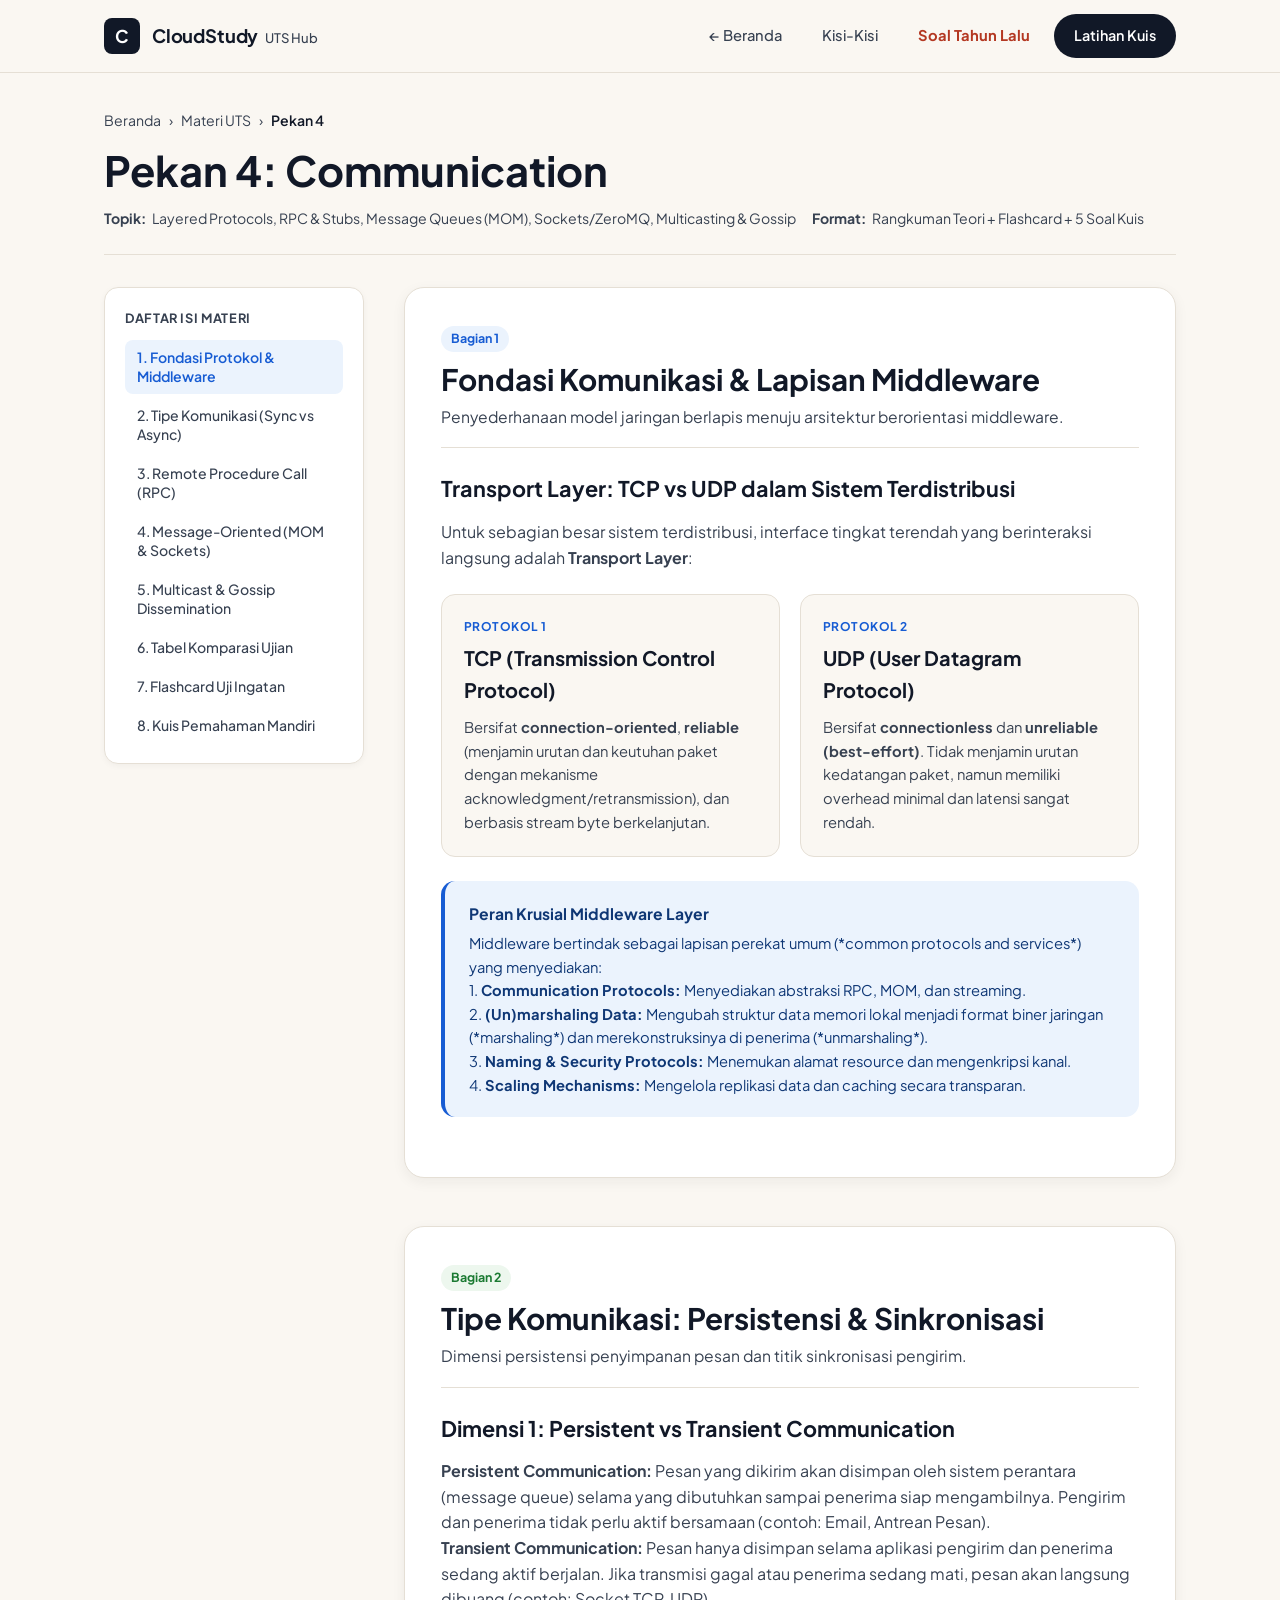
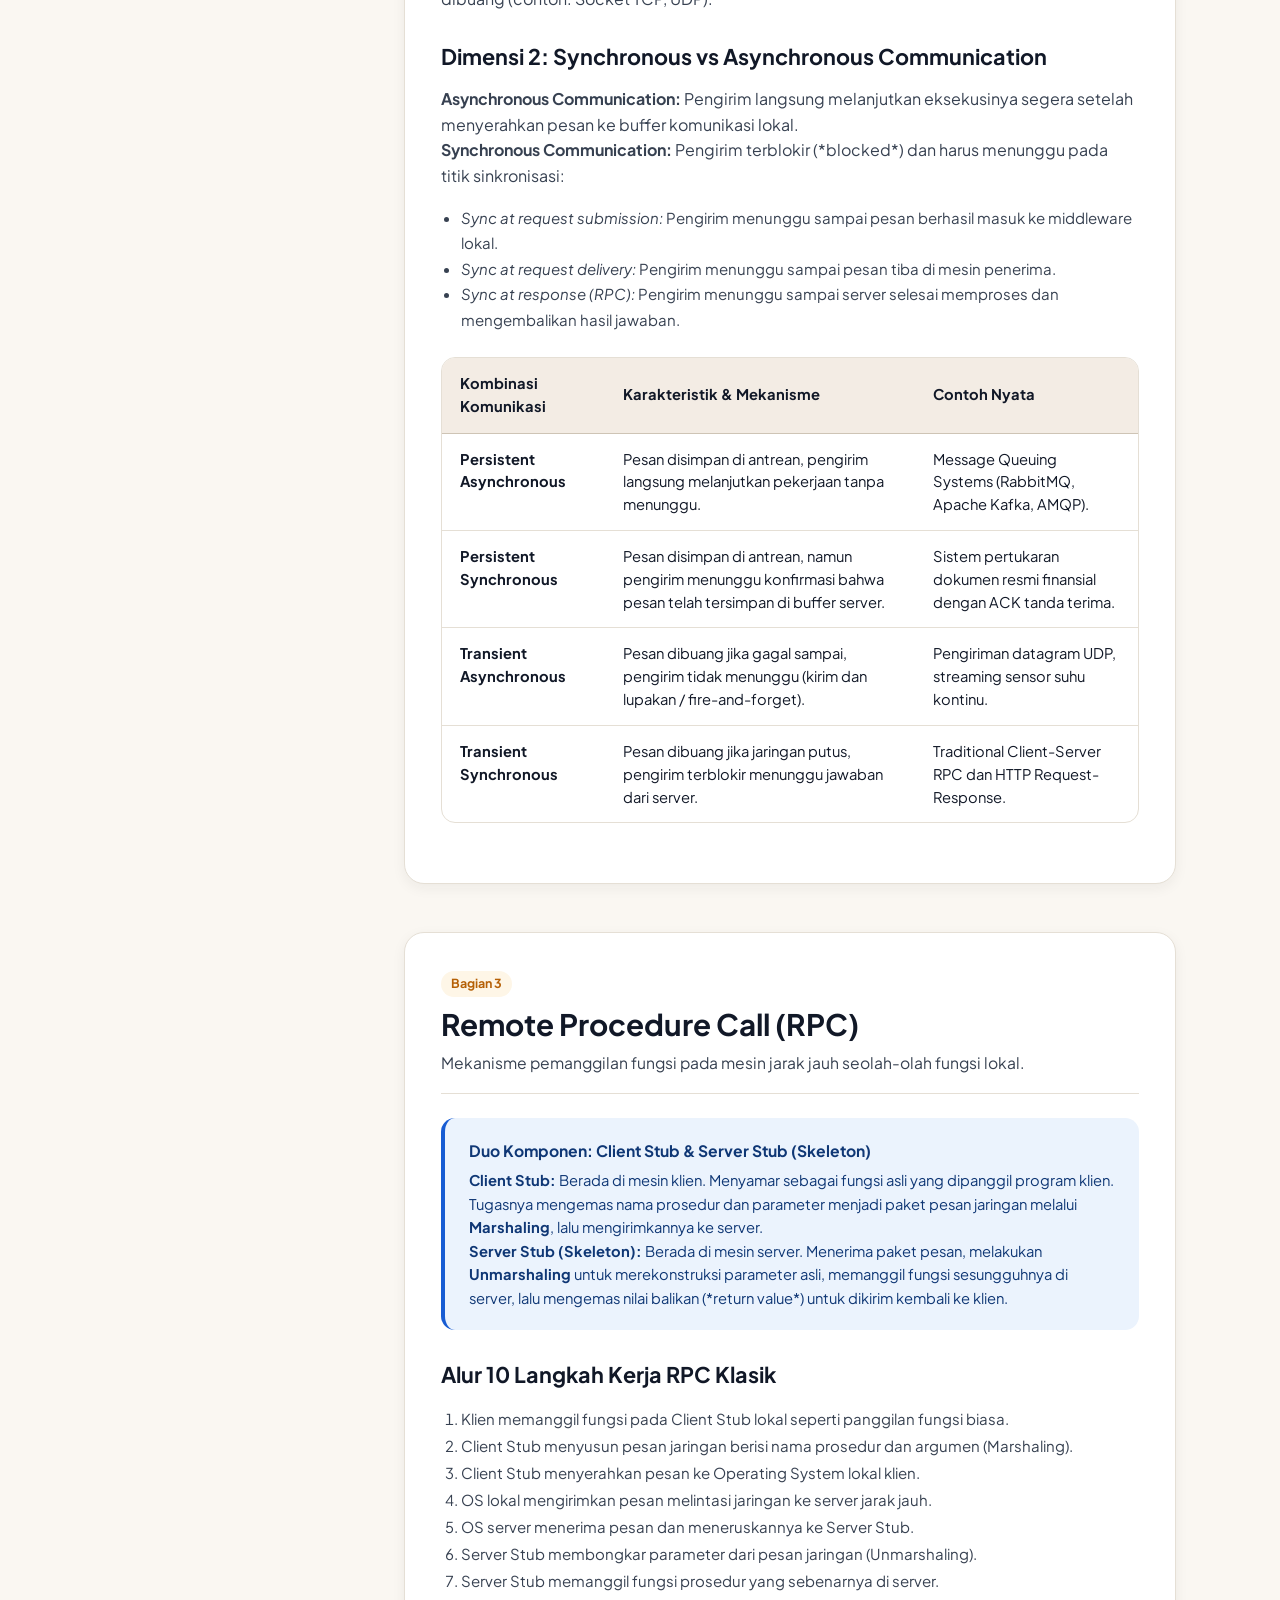
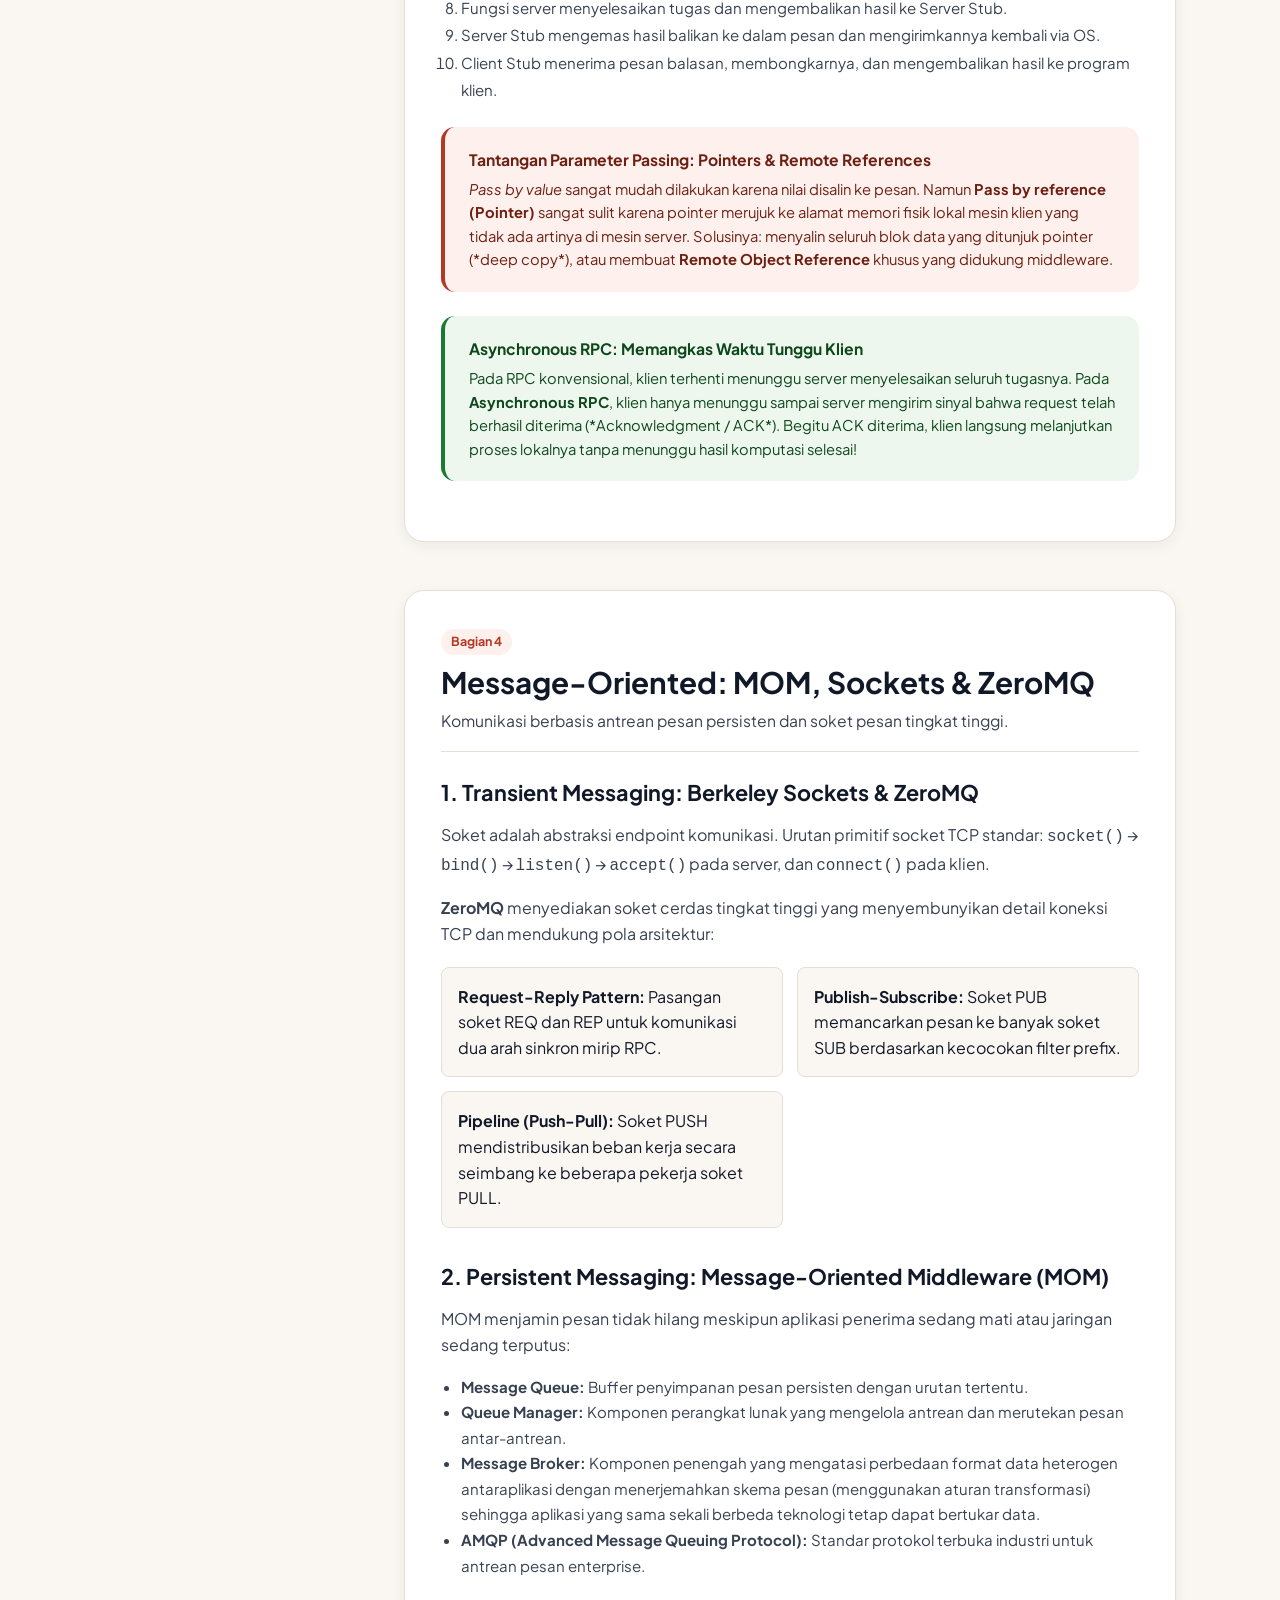
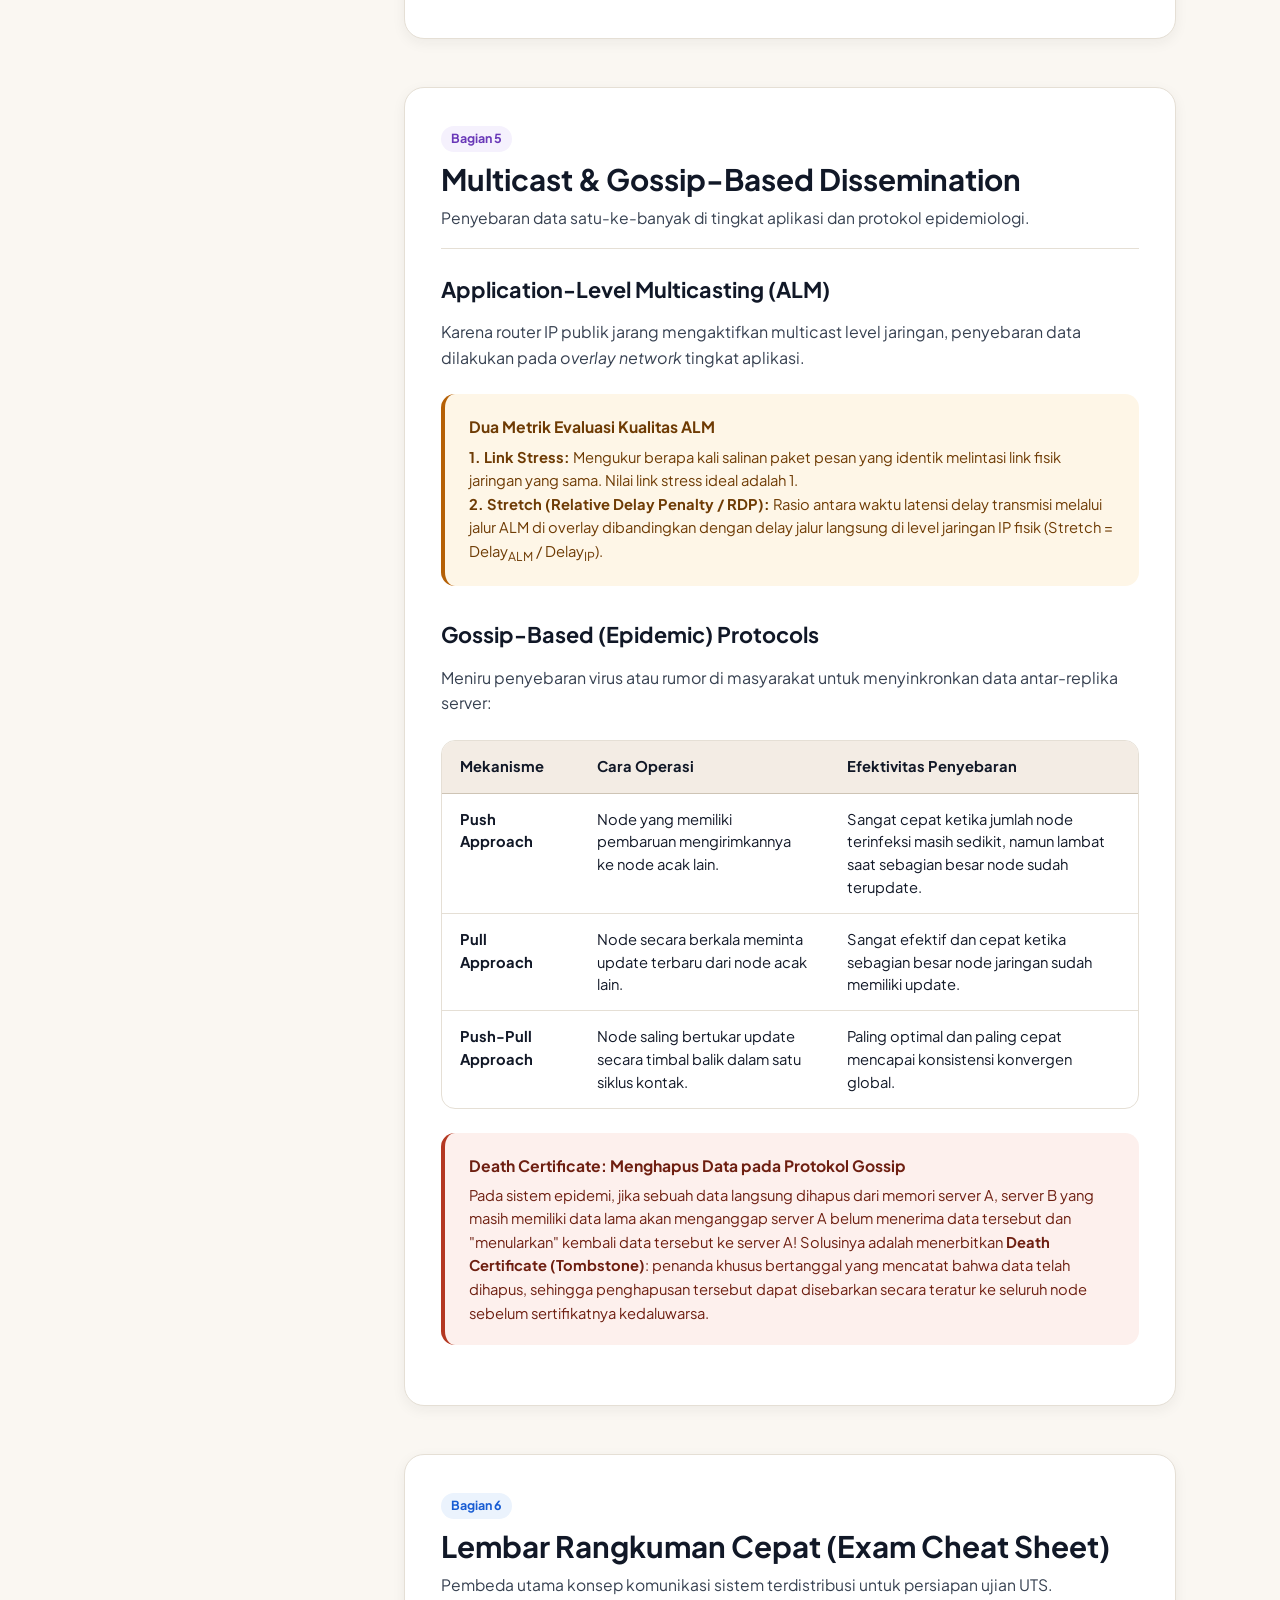
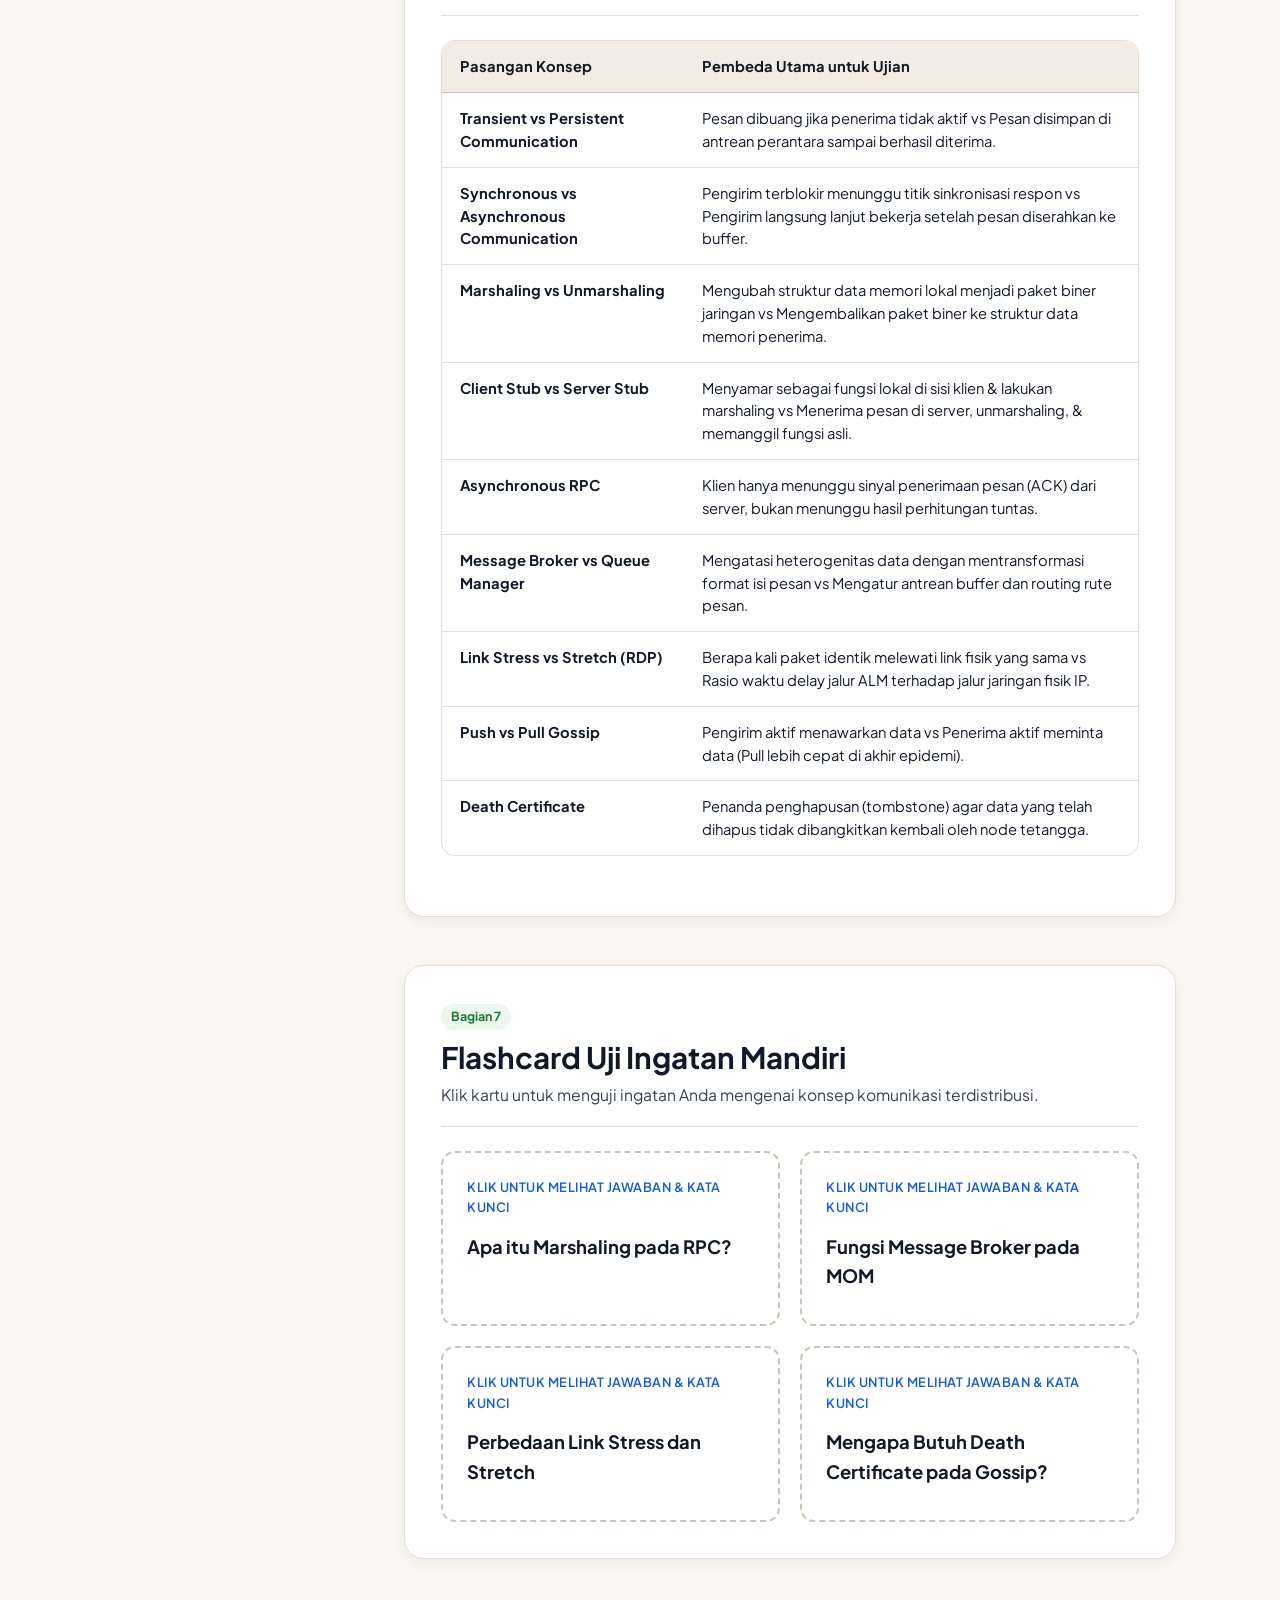
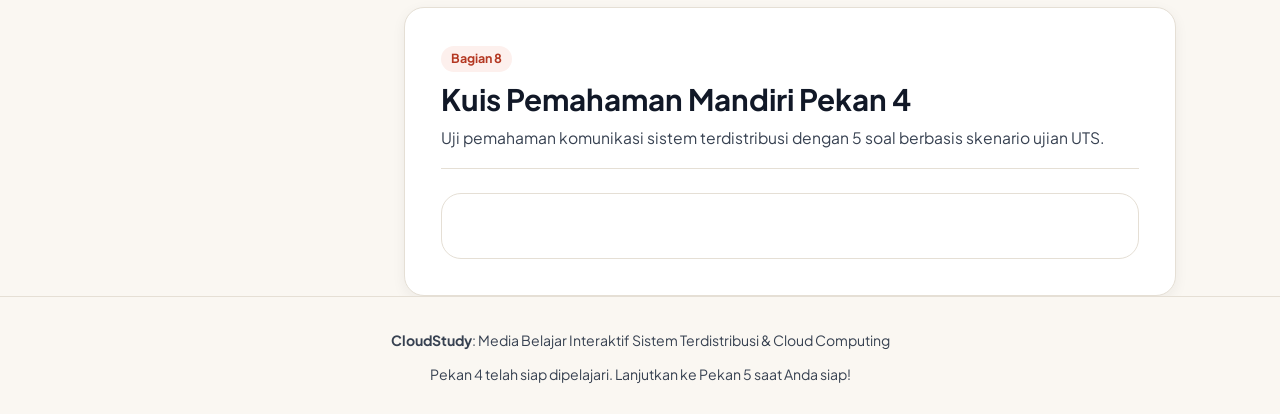
<file: pekan4.html>
<!DOCTYPE html>
<html lang="id">
<head>
  <meta charset="UTF-8">
  <meta name="viewport" content="width=device-width, initial-scale=1.0">
  <title>Pekan 4: Communication in Distributed Systems | CloudStudy</title>
  
  <!-- Typography: Modern Ultra-Legible Sans-Serif (Plus Jakarta Sans) -->
  <link rel="preconnect" href="https://fonts.googleapis.com">
  <link rel="preconnect" href="https://fonts.gstatic.com" crossorigin>
  <link href="https://fonts.googleapis.com/css2?family=Plus+Jakarta+Sans:wght@400;500;600;700;800&display=swap" rel="stylesheet">
  
  <!-- Styling -->
  <link rel="stylesheet" href="css/style.css">
</head>
<body>

  <!-- Site Navigation Header -->
  <header class="site-header">
    <div class="container header-inner">
      <a href="index.html" class="brand" aria-label="CloudStudy Beranda">
        <div class="brand-badge" aria-hidden="true">C</div>
        <div>
          <span class="brand-text">CloudStudy</span>
          <span class="brand-sub">UTS Hub</span>
        </div>
      </a>

      <nav aria-label="Navigasi Utama">
        <ul class="nav-links">
          <li><a href="index.html" class="nav-link">&larr; Beranda</a></li>
          <li><a href="kisi_kisi.html" class="nav-link">Kisi-Kisi</a></li>
          <li><a href="soal_tahun_lalu.html" class="nav-link" style="color: var(--accent-coral-text); font-weight: 700;">Soal Tahun Lalu</a></li>
          <li><a href="#kuis" class="nav-cta">Latihan Kuis</a></li>
        </ul>
      </nav>
    </div>
  </header>

  <!-- Module Header -->
  <div class="container">
    <div class="module-header">
      <nav class="breadcrumbs" aria-label="Breadcrumb">
        <a href="index.html">Beranda</a>
        <span aria-hidden="true">&rsaquo;</span>
        <a href="index.html#kurikulum">Materi UTS</a>
        <span aria-hidden="true">&rsaquo;</span>
        <span style="color: var(--text-main); font-weight: 600;">Pekan 4</span>
      </nav>

      <h1 class="module-title">Pekan 4: Communication</h1>
      
      <div class="module-meta">
        <span class="meta-pill">
          <strong>Topik:</strong> Layered Protocols, RPC & Stubs, Message Queues (MOM), Sockets/ZeroMQ, Multicasting & Gossip
        </span>
        <span class="meta-pill">
          <strong>Format:</strong> Rangkuman Teori + Flashcard + 5 Soal Kuis
        </span>
      </div>
    </div>
  </div>

  <!-- Main Content Layout (Sticky Nav + Content) -->
  <div class="container module-layout">
    
    <!-- Sticky Table of Contents -->
    <aside class="sticky-nav" aria-label="Daftar Isi Modul">
      <p class="nav-title">Daftar Isi Materi</p>
      <ul class="toc-list">
        <li><a href="#dasar-komunikasi" class="toc-link">1. Fondasi Protokol & Middleware</a></li>
        <li><a href="#tipe-komunikasi" class="toc-link">2. Tipe Komunikasi (Sync vs Async)</a></li>
        <li><a href="#rpc" class="toc-link">3. Remote Procedure Call (RPC)</a></li>
        <li><a href="#messaging" class="toc-link">4. Message-Oriented (MOM & Sockets)</a></li>
        <li><a href="#multicast" class="toc-link">5. Multicast & Gossip Dissemination</a></li>
        <li><a href="#cheat-sheet" class="toc-link">6. Tabel Komparasi Ujian</a></li>
        <li><a href="#flashcards" class="toc-link">7. Flashcard Uji Ingatan</a></li>
        <li><a href="#kuis" class="toc-link">8. Kuis Pemahaman Mandiri</a></li>
      </ul>
    </aside>

    <!-- Content Sections -->
    <main class="content-area">
      
      <!-- Section 1: Fondasi Protokol & Middleware -->
      <section id="dasar-komunikasi" class="content-section" aria-labelledby="heading-dasar">
        <div class="section-head">
          <span class="section-badge" style="background: var(--accent-blue-bg); color: var(--accent-blue-text);">Bagian 1</span>
          <h2 id="heading-dasar" class="section-title">Fondasi Komunikasi & Lapisan Middleware</h2>
          <p class="section-desc">Penyederhanaan model jaringan berlapis menuju arsitektur berorientasi middleware.</p>
        </div>

        <h3 style="font-family: var(--font-serif); font-size: 1.35rem; margin-bottom: 12px;">Transport Layer: TCP vs UDP dalam Sistem Terdistribusi</h3>
        <p style="color: var(--text-muted); line-height: 1.6; margin-bottom: 20px;">
          Untuk sebagian besar sistem terdistribusi, interface tingkat terendah yang berinteraksi langsung adalah <strong>Transport Layer</strong>:
        </p>

        <div class="concept-grid">
          <div class="concept-card">
            <div class="concept-tag">Protokol 1</div>
            <h4 class="concept-name">TCP (Transmission Control Protocol)</h4>
            <p class="concept-body">
              Bersifat <strong>connection-oriented</strong>, <strong>reliable</strong> (menjamin urutan dan keutuhan paket dengan mekanisme acknowledgment/retransmission), dan berbasis stream byte berkelanjutan.
            </p>
          </div>

          <div class="concept-card">
            <div class="concept-tag">Protokol 2</div>
            <h4 class="concept-name">UDP (User Datagram Protocol)</h4>
            <p class="concept-body">
              Bersifat <strong>connectionless</strong> dan <strong>unreliable (best-effort)</strong>. Tidak menjamin urutan kedatangan paket, namun memiliki overhead minimal dan latensi sangat rendah.
            </p>
          </div>
        </div>

        <div class="callout callout-blue">
          <div class="callout-title">Peran Krusial Middleware Layer</div>
          <p class="callout-text">
            Middleware bertindak sebagai lapisan perekat umum (*common protocols and services*) yang menyediakan:<br>
            1. <strong>Communication Protocols:</strong> Menyediakan abstraksi RPC, MOM, dan streaming.<br>
            2. <strong>(Un)marshaling Data:</strong> Mengubah struktur data memori lokal menjadi format biner jaringan (*marshaling*) dan merekonstruksinya di penerima (*unmarshaling*).<br>
            3. <strong>Naming & Security Protocols:</strong> Menemukan alamat resource dan mengenkripsi kanal.<br>
            4. <strong>Scaling Mechanisms:</strong> Mengelola replikasi data dan caching secara transparan.
          </p>
        </div>
      </section>

      <!-- Section 2: Tipe Komunikasi -->
      <section id="tipe-komunikasi" class="content-section" aria-labelledby="heading-tipe">
        <div class="section-head">
          <span class="section-badge" style="background: var(--accent-green-bg); color: var(--accent-green-text);">Bagian 2</span>
          <h2 id="heading-tipe" class="section-title">Tipe Komunikasi: Persistensi & Sinkronisasi</h2>
          <p class="section-desc">Dimensi persistensi penyimpanan pesan dan titik sinkronisasi pengirim.</p>
        </div>

        <h3 style="font-family: var(--font-serif); font-size: 1.35rem; margin-bottom: 12px;">Dimensi 1: Persistent vs Transient Communication</h3>
        <p style="color: var(--text-muted); line-height: 1.6; margin-bottom: 16px;">
          <strong>Persistent Communication:</strong> Pesan yang dikirim akan disimpan oleh sistem perantara (message queue) selama yang dibutuhkan sampai penerima siap mengambilnya. Pengirim dan penerima tidak perlu aktif bersamaan (contoh: Email, Antrean Pesan).<br>
          <strong>Transient Communication:</strong> Pesan hanya disimpan selama aplikasi pengirim dan penerima sedang aktif berjalan. Jika transmisi gagal atau penerima sedang mati, pesan akan langsung dibuang (contoh: Socket TCP, UDP).
        </p>

        <h3 style="font-family: var(--font-serif); font-size: 1.35rem; margin: 28px 0 12px 0;">Dimensi 2: Synchronous vs Asynchronous Communication</h3>
        <p style="color: var(--text-muted); line-height: 1.6; margin-bottom: 16px;">
          <strong>Asynchronous Communication:</strong> Pengirim langsung melanjutkan eksekusinya segera setelah menyerahkan pesan ke buffer komunikasi lokal.<br>
          <strong>Synchronous Communication:</strong> Pengirim terblokir (*blocked*) dan harus menunggu pada titik sinkronisasi:
        </p>

        <ul style="margin-left: 20px; line-height: 1.7; color: var(--text-muted); font-size: 0.94rem; margin-bottom: 24px;">
          <li><em>Sync at request submission:</em> Pengirim menunggu sampai pesan berhasil masuk ke middleware lokal.</li>
          <li><em>Sync at request delivery:</em> Pengirim menunggu sampai pesan tiba di mesin penerima.</li>
          <li><em>Sync at response (RPC):</em> Pengirim menunggu sampai server selesai memproses dan mengembalikan hasil jawaban.</li>
        </ul>

        <div class="table-responsive">
          <table class="comp-table">
            <thead>
              <tr>
                <th scope="col">Kombinasi Komunikasi</th>
                <th scope="col">Karakteristik & Mekanisme</th>
                <th scope="col">Contoh Nyata</th>
              </tr>
            </thead>
            <tbody>
              <tr>
                <td><strong>Persistent Asynchronous</strong></td>
                <td>Pesan disimpan di antrean, pengirim langsung melanjutkan pekerjaan tanpa menunggu.</td>
                <td>Message Queuing Systems (RabbitMQ, Apache Kafka, AMQP).</td>
              </tr>
              <tr>
                <td><strong>Persistent Synchronous</strong></td>
                <td>Pesan disimpan di antrean, namun pengirim menunggu konfirmasi bahwa pesan telah tersimpan di buffer server.</td>
                <td>Sistem pertukaran dokumen resmi finansial dengan ACK tanda terima.</td>
              </tr>
              <tr>
                <td><strong>Transient Asynchronous</strong></td>
                <td>Pesan dibuang jika gagal sampai, pengirim tidak menunggu (kirim dan lupakan / fire-and-forget).</td>
                <td>Pengiriman datagram UDP, streaming sensor suhu kontinu.</td>
              </tr>
              <tr>
                <td><strong>Transient Synchronous</strong></td>
                <td>Pesan dibuang jika jaringan putus, pengirim terblokir menunggu jawaban dari server.</td>
                <td>Traditional Client-Server RPC dan HTTP Request-Response.</td>
              </tr>
            </tbody>
          </table>
        </div>
      </section>

      <!-- Section 3: RPC -->
      <section id="rpc" class="content-section" aria-labelledby="heading-rpc">
        <div class="section-head">
          <span class="section-badge" style="background: var(--accent-amber-bg); color: var(--accent-amber-text);">Bagian 3</span>
          <h2 id="heading-rpc" class="section-title">Remote Procedure Call (RPC)</h2>
          <p class="section-desc">Mekanisme pemanggilan fungsi pada mesin jarak jauh seolah-olah fungsi lokal.</p>
        </div>

        <div class="callout callout-blue">
          <div class="callout-title">Duo Komponen: Client Stub & Server Stub (Skeleton)</div>
          <p class="callout-text">
            <strong>Client Stub:</strong> Berada di mesin klien. Menyamar sebagai fungsi asli yang dipanggil program klien. Tugasnya mengemas nama prosedur dan parameter menjadi paket pesan jaringan melalui <strong>Marshaling</strong>, lalu mengirimkannya ke server.<br>
            <strong>Server Stub (Skeleton):</strong> Berada di mesin server. Menerima paket pesan, melakukan <strong>Unmarshaling</strong> untuk merekonstruksi parameter asli, memanggil fungsi sesungguhnya di server, lalu mengemas nilai balikan (*return value*) untuk dikirim kembali ke klien.
          </p>
        </div>

        <h3 style="font-family: var(--font-serif); font-size: 1.35rem; margin: 28px 0 12px 0;">Alur 10 Langkah Kerja RPC Klasik</h3>
        <ol style="margin-left: 20px; line-height: 1.8; color: var(--text-muted); font-size: 0.94rem; margin-bottom: 24px;">
          <li>Klien memanggil fungsi pada Client Stub lokal seperti panggilan fungsi biasa.</li>
          <li>Client Stub menyusun pesan jaringan berisi nama prosedur dan argumen (Marshaling).</li>
          <li>Client Stub menyerahkan pesan ke Operating System lokal klien.</li>
          <li>OS lokal mengirimkan pesan melintasi jaringan ke server jarak jauh.</li>
          <li>OS server menerima pesan dan meneruskannya ke Server Stub.</li>
          <li>Server Stub membongkar parameter dari pesan jaringan (Unmarshaling).</li>
          <li>Server Stub memanggil fungsi prosedur yang sebenarnya di server.</li>
          <li>Fungsi server menyelesaikan tugas dan mengembalikan hasil ke Server Stub.</li>
          <li>Server Stub mengemas hasil balikan ke dalam pesan dan mengirimkannya kembali via OS.</li>
          <li>Client Stub menerima pesan balasan, membongkarnya, dan mengembalikan hasil ke program klien.</li>
        </ol>

        <div class="callout callout-coral">
          <div class="callout-title">Tantangan Parameter Passing: Pointers & Remote References</div>
          <p class="callout-text">
            <em>Pass by value</em> sangat mudah dilakukan karena nilai disalin ke pesan. Namun <strong>Pass by reference (Pointer)</strong> sangat sulit karena pointer merujuk ke alamat memori fisik lokal mesin klien yang tidak ada artinya di mesin server. Solusinya: menyalin seluruh blok data yang ditunjuk pointer (*deep copy*), atau membuat <strong>Remote Object Reference</strong> khusus yang didukung middleware.
          </p>
        </div>

        <div class="callout callout-green">
          <div class="callout-title">Asynchronous RPC: Memangkas Waktu Tunggu Klien</div>
          <p class="callout-text">
            Pada RPC konvensional, klien terhenti menunggu server menyelesaikan seluruh tugasnya. Pada <strong>Asynchronous RPC</strong>, klien hanya menunggu sampai server mengirim sinyal bahwa request telah berhasil diterima (*Acknowledgment / ACK*). Begitu ACK diterima, klien langsung melanjutkan proses lokalnya tanpa menunggu hasil komputasi selesai!
          </p>
        </div>
      </section>

      <!-- Section 4: Message-Oriented Communication -->
      <section id="messaging" class="content-section" aria-labelledby="heading-messaging">
        <div class="section-head">
          <span class="section-badge" style="background: var(--accent-coral-bg); color: var(--accent-coral-text);">Bagian 4</span>
          <h2 id="heading-messaging" class="section-title">Message-Oriented: MOM, Sockets & ZeroMQ</h2>
          <p class="section-desc">Komunikasi berbasis antrean pesan persisten dan soket pesan tingkat tinggi.</p>
        </div>

        <h3 style="font-family: var(--font-serif); font-size: 1.35rem; margin-bottom: 12px;">1. Transient Messaging: Berkeley Sockets & ZeroMQ</h3>
        <p style="color: var(--text-muted); line-height: 1.6; margin-bottom: 16px;">
          Soket adalah abstraksi endpoint komunikasi. Urutan primitif socket TCP standar: <code>socket()</code> &rarr; <code>bind()</code> &rarr; <code>listen()</code> &rarr; <code>accept()</code> pada server, dan <code>connect()</code> pada klien.
        </p>

        <p style="color: var(--text-muted); line-height: 1.6; margin-bottom: 20px;">
          <strong>ZeroMQ</strong> menyediakan soket cerdas tingkat tinggi yang menyembunyikan detail koneksi TCP dan mendukung pola arsitektur:
        </p>

        <div style="display: grid; grid-template-columns: repeat(auto-fit, minmax(240px, 1fr)); gap: 14px; margin-bottom: 24px;">
          <div style="background: var(--bg-primary); padding: 16px; border-radius: var(--radius-sm); border: 1px solid var(--border-light);">
            <strong>Request-Reply Pattern:</strong> Pasangan soket REQ dan REP untuk komunikasi dua arah sinkron mirip RPC.
          </div>
          <div style="background: var(--bg-primary); padding: 16px; border-radius: var(--radius-sm); border: 1px solid var(--border-light);">
            <strong>Publish-Subscribe:</strong> Soket PUB memancarkan pesan ke banyak soket SUB berdasarkan kecocokan filter prefix.
          </div>
          <div style="background: var(--bg-primary); padding: 16px; border-radius: var(--radius-sm); border: 1px solid var(--border-light);">
            <strong>Pipeline (Push-Pull):</strong> Soket PUSH mendistribusikan beban kerja secara seimbang ke beberapa pekerja soket PULL.
          </div>
        </div>

        <h3 style="font-family: var(--font-serif); font-size: 1.35rem; margin: 32px 0 12px 0;">2. Persistent Messaging: Message-Oriented Middleware (MOM)</h3>
        <p style="color: var(--text-muted); line-height: 1.6; margin-bottom: 16px;">
          MOM menjamin pesan tidak hilang meskipun aplikasi penerima sedang mati atau jaringan sedang terputus:
        </p>

        <ul style="margin-left: 20px; line-height: 1.7; color: var(--text-muted); font-size: 0.94rem; margin-bottom: 24px;">
          <li><strong>Message Queue:</strong> Buffer penyimpanan pesan persisten dengan urutan tertentu.</li>
          <li><strong>Queue Manager:</strong> Komponen perangkat lunak yang mengelola antrean dan merutekan pesan antar-antrean.</li>
          <li><strong>Message Broker:</strong> Komponen penengah yang mengatasi perbedaan format data heterogen antaraplikasi dengan menerjemahkan skema pesan (menggunakan aturan transformasi) sehingga aplikasi yang sama sekali berbeda teknologi tetap dapat bertukar data.</li>
          <li><strong>AMQP (Advanced Message Queuing Protocol):</strong> Standar protokol terbuka industri untuk antrean pesan enterprise.</li>
        </ul>
      </section>

      <!-- Section 5: Multicasting & Gossip -->
      <section id="multicast" class="content-section" aria-labelledby="heading-multicast">
        <div class="section-head">
          <span class="section-badge" style="background: var(--accent-purple-bg); color: var(--accent-purple-text);">Bagian 5</span>
          <h2 id="heading-multicast" class="section-title">Multicast & Gossip-Based Dissemination</h2>
          <p class="section-desc">Penyebaran data satu-ke-banyak di tingkat aplikasi dan protokol epidemiologi.</p>
        </div>

        <h3 style="font-family: var(--font-serif); font-size: 1.35rem; margin-bottom: 12px;">Application-Level Multicasting (ALM)</h3>
        <p style="color: var(--text-muted); line-height: 1.6; margin-bottom: 16px;">
          Karena router IP publik jarang mengaktifkan multicast level jaringan, penyebaran data dilakukan pada <em>overlay network</em> tingkat aplikasi.
        </p>

        <div class="callout callout-amber">
          <div class="callout-title">Dua Metrik Evaluasi Kualitas ALM</div>
          <p class="callout-text">
            <strong>1. Link Stress:</strong> Mengukur berapa kali salinan paket pesan yang identik melintasi link fisik jaringan yang sama. Nilai link stress ideal adalah 1.<br>
            <strong>2. Stretch (Relative Delay Penalty / RDP):</strong> Rasio antara waktu latensi delay transmisi melalui jalur ALM di overlay dibandingkan dengan delay jalur langsung di level jaringan IP fisik (Stretch = Delay<sub>ALM</sub> / Delay<sub>IP</sub>).
          </p>
        </div>

        <h3 style="font-family: var(--font-serif); font-size: 1.35rem; margin: 32px 0 12px 0;">Gossip-Based (Epidemic) Protocols</h3>
        <p style="color: var(--text-muted); line-height: 1.6; margin-bottom: 16px;">
          Meniru penyebaran virus atau rumor di masyarakat untuk menyinkronkan data antar-replika server:
        </p>

        <div class="table-responsive">
          <table class="comp-table">
            <thead>
              <tr>
                <th scope="col">Mekanisme</th>
                <th scope="col">Cara Operasi</th>
                <th scope="col">Efektivitas Penyebaran</th>
              </tr>
            </thead>
            <tbody>
              <tr>
                <td><strong>Push Approach</strong></td>
                <td>Node yang memiliki pembaruan mengirimkannya ke node acak lain.</td>
                <td>Sangat cepat ketika jumlah node terinfeksi masih sedikit, namun lambat saat sebagian besar node sudah terupdate.</td>
              </tr>
              <tr>
                <td><strong>Pull Approach</strong></td>
                <td>Node secara berkala meminta update terbaru dari node acak lain.</td>
                <td>Sangat efektif dan cepat ketika sebagian besar node jaringan sudah memiliki update.</td>
              </tr>
              <tr>
                <td><strong>Push-Pull Approach</strong></td>
                <td>Node saling bertukar update secara timbal balik dalam satu siklus kontak.</td>
                <td>Paling optimal dan paling cepat mencapai konsistensi konvergen global.</td>
              </tr>
            </tbody>
          </table>
        </div>

        <div class="callout callout-coral">
          <div class="callout-title">Death Certificate: Menghapus Data pada Protokol Gossip</div>
          <p class="callout-text">
            Pada sistem epidemi, jika sebuah data langsung dihapus dari memori server A, server B yang masih memiliki data lama akan menganggap server A belum menerima data tersebut dan "menularkan" kembali data tersebut ke server A! Solusinya adalah menerbitkan <strong>Death Certificate (Tombstone)</strong>: penanda khusus bertanggal yang mencatat bahwa data telah dihapus, sehingga penghapusan tersebut dapat disebarkan secara teratur ke seluruh node sebelum sertifikatnya kedaluwarsa.
          </p>
        </div>
      </section>

      <!-- Section 6: Cheat Sheet Ujian Pekan 4 -->
      <section id="cheat-sheet" class="content-section" aria-labelledby="heading-cheat">
        <div class="section-head">
          <span class="section-badge" style="background: var(--accent-blue-bg); color: var(--accent-blue-text);">Bagian 6</span>
          <h2 id="heading-cheat" class="section-title">Lembar Rangkuman Cepat (Exam Cheat Sheet)</h2>
          <p class="section-desc">Pembeda utama konsep komunikasi sistem terdistribusi untuk persiapan ujian UTS.</p>
        </div>

        <div class="table-responsive">
          <table class="comp-table">
            <thead>
              <tr>
                <th scope="col">Pasangan Konsep</th>
                <th scope="col">Pembeda Utama untuk Ujian</th>
              </tr>
            </thead>
            <tbody>
              <tr>
                <td><strong>Transient vs Persistent Communication</strong></td>
                <td>Pesan dibuang jika penerima tidak aktif vs Pesan disimpan di antrean perantara sampai berhasil diterima.</td>
              </tr>
              <tr>
                <td><strong>Synchronous vs Asynchronous Communication</strong></td>
                <td>Pengirim terblokir menunggu titik sinkronisasi respon vs Pengirim langsung lanjut bekerja setelah pesan diserahkan ke buffer.</td>
              </tr>
              <tr>
                <td><strong>Marshaling vs Unmarshaling</strong></td>
                <td>Mengubah struktur data memori lokal menjadi paket biner jaringan vs Mengembalikan paket biner ke struktur data memori penerima.</td>
              </tr>
              <tr>
                <td><strong>Client Stub vs Server Stub</strong></td>
                <td>Menyamar sebagai fungsi lokal di sisi klien & lakukan marshaling vs Menerima pesan di server, unmarshaling, & memanggil fungsi asli.</td>
              </tr>
              <tr>
                <td><strong>Asynchronous RPC</strong></td>
                <td>Klien hanya menunggu sinyal penerimaan pesan (ACK) dari server, bukan menunggu hasil perhitungan tuntas.</td>
              </tr>
              <tr>
                <td><strong>Message Broker vs Queue Manager</strong></td>
                <td>Mengatasi heterogenitas data dengan mentransformasi format isi pesan vs Mengatur antrean buffer dan routing rute pesan.</td>
              </tr>
              <tr>
                <td><strong>Link Stress vs Stretch (RDP)</strong></td>
                <td>Berapa kali paket identik melewati link fisik yang sama vs Rasio waktu delay jalur ALM terhadap jalur jaringan fisik IP.</td>
              </tr>
              <tr>
                <td><strong>Push vs Pull Gossip</strong></td>
                <td>Pengirim aktif menawarkan data vs Penerima aktif meminta data (Pull lebih cepat di akhir epidemi).</td>
              </tr>
              <tr>
                <td><strong>Death Certificate</strong></td>
                <td>Penanda penghapusan (tombstone) agar data yang telah dihapus tidak dibangkitkan kembali oleh node tetangga.</td>
              </tr>
            </tbody>
          </table>
        </div>
      </section>

      <!-- Section 7: Flashcard Uji Ingatan Mandiri -->
      <section id="flashcards" class="content-section" aria-labelledby="heading-flashcards">
        <div class="section-head">
          <span class="section-badge" style="background: var(--accent-green-bg); color: var(--accent-green-text);">Bagian 7</span>
          <h2 id="heading-flashcards" class="section-title">Flashcard Uji Ingatan Mandiri</h2>
          <p class="section-desc">Klik kartu untuk menguji ingatan Anda mengenai konsep komunikasi terdistribusi.</p>
        </div>

        <div class="flashcard-deck">
          
          <div class="flashcard" role="button" tabindex="0" aria-label="Flashcard 1">
            <p class="flashcard-tip">Klik untuk melihat jawaban & kata kunci</p>
            <h3 class="flashcard-prompt">Apa itu Marshaling pada RPC?</h3>
            <div class="flashcard-answer">
              Proses mengubah parameter dan argumen pemanggilan fungsi dari representasi memori lokal komputer menjadi format biner terstandarisasi yang siap ditransmisikan melintasi jaringan.
            </div>
          </div>

          <div class="flashcard" role="button" tabindex="0" aria-label="Flashcard 2">
            <p class="flashcard-tip">Klik untuk melihat jawaban & kata kunci</p>
            <h3 class="flashcard-prompt">Fungsi Message Broker pada MOM</h3>
            <div class="flashcard-answer">
              Menangani perbedaan format dan heterogenitas aplikasi bisnis dengan cara mentransformasi dan menerjemahkan skema format pesan antaraplikasi yang berbeda teknologi.
            </div>
          </div>

          <div class="flashcard" role="button" tabindex="0" aria-label="Flashcard 3">
            <p class="flashcard-tip">Klik untuk melihat jawaban & kata kunci</p>
            <h3 class="flashcard-prompt">Perbedaan Link Stress dan Stretch</h3>
            <div class="flashcard-answer">
              <strong>Link Stress</strong>: Jumlah replika paket yang melewati link fisik yang sama.<br>
              <strong>Stretch</strong>: Rasio penalti keterlambatan waktu tempuh (Delay ALM / Delay IP Fisik).
            </div>
          </div>

          <div class="flashcard" role="button" tabindex="0" aria-label="Flashcard 4">
            <p class="flashcard-tip">Klik untuk melihat jawaban & kata kunci</p>
            <h3 class="flashcard-prompt">Mengapa Butuh Death Certificate pada Gossip?</h3>
            <div class="flashcard-answer">
              Untuk mencatat penghapusan data secara resmi. Tanpa sertifikat ini, node tetangga yang masih memegang data lama akan mengira node kita ketinggalan update dan mengirimkan kembali data yang sudah dihapus.
            </div>
          </div>

        </div>
      </section>

      <!-- Section 8: Kuis Interaktif Pekan 4 -->
      <section id="kuis" class="content-section" aria-labelledby="heading-kuis">
        <div class="section-head">
          <span class="section-badge" style="background: var(--accent-coral-bg); color: var(--accent-coral-text);">Bagian 8</span>
          <h2 id="heading-kuis" class="section-title">Kuis Pemahaman Mandiri Pekan 4</h2>
          <p class="section-desc">Uji pemahaman komunikasi sistem terdistribusi dengan 5 soal berbasis skenario ujian UTS.</p>
        </div>

        <!-- Quiz Container (Driven by js/app.js) -->
        <div id="pekan4-quiz" class="quiz-box"></div>
      </section>

    </main>
  </div>

  <!-- Site Footer -->
  <footer class="site-footer">
    <div class="container footer-inner">
      <p><strong>CloudStudy</strong>: Media Belajar Interaktif Sistem Terdistribusi & Cloud Computing</p>
      <p>Pekan 4 telah siap dipelajari. Lanjutkan ke Pekan 5 saat Anda siap!</p>
    </div>
  </footer>

  <script src="js/app.js"></script>
</body>
</html>
</file>
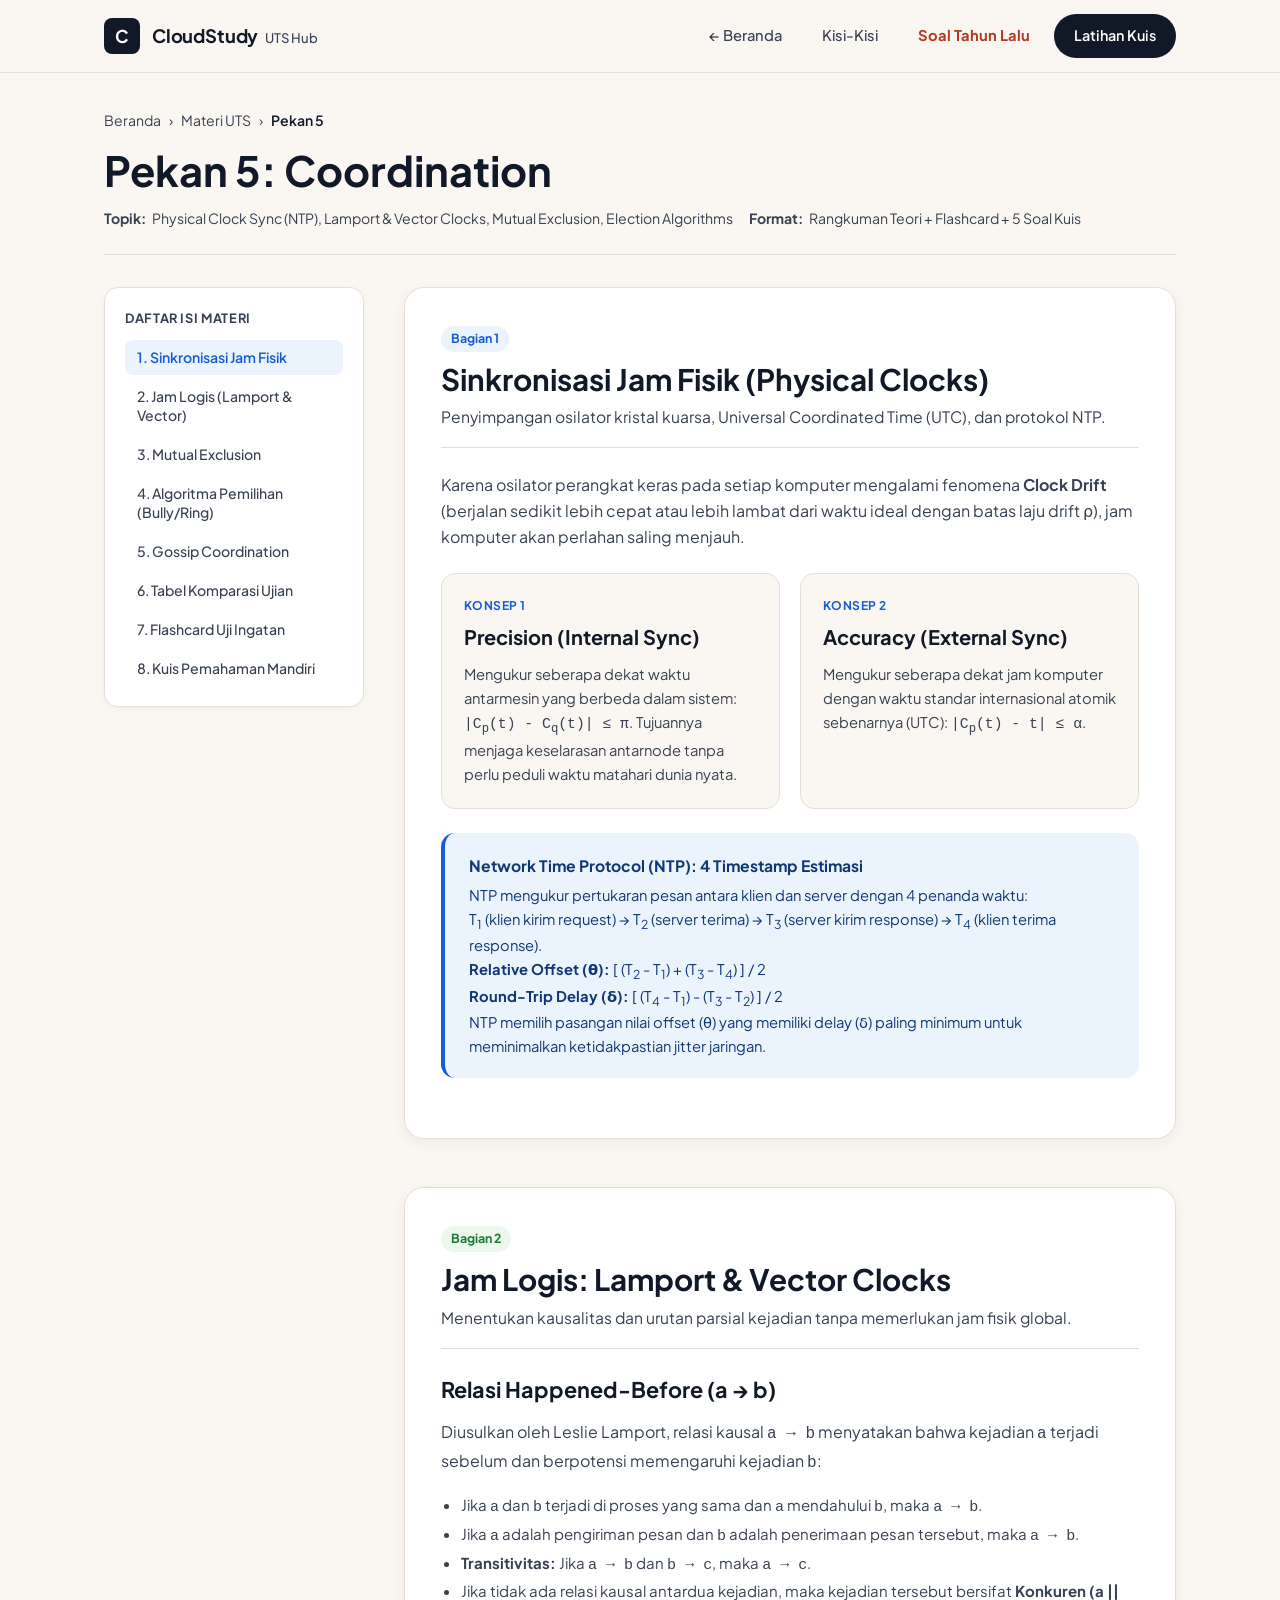
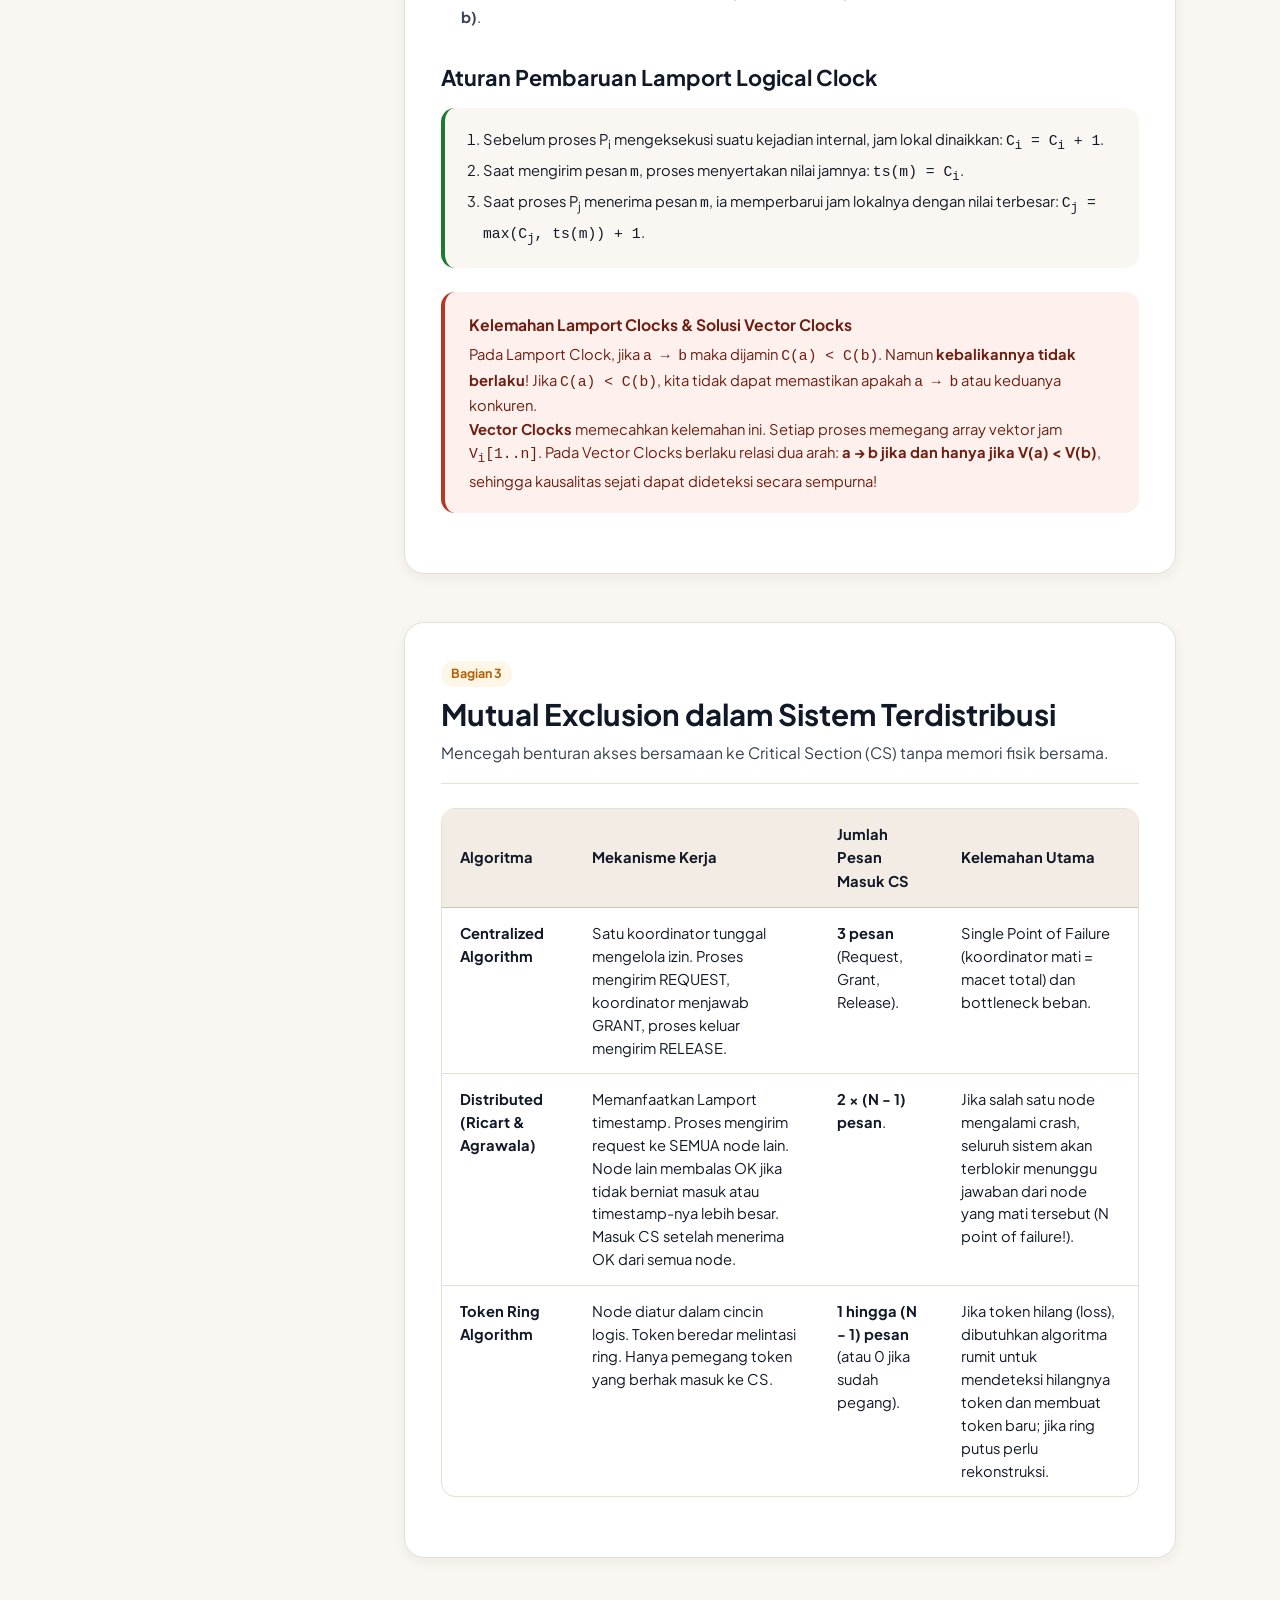
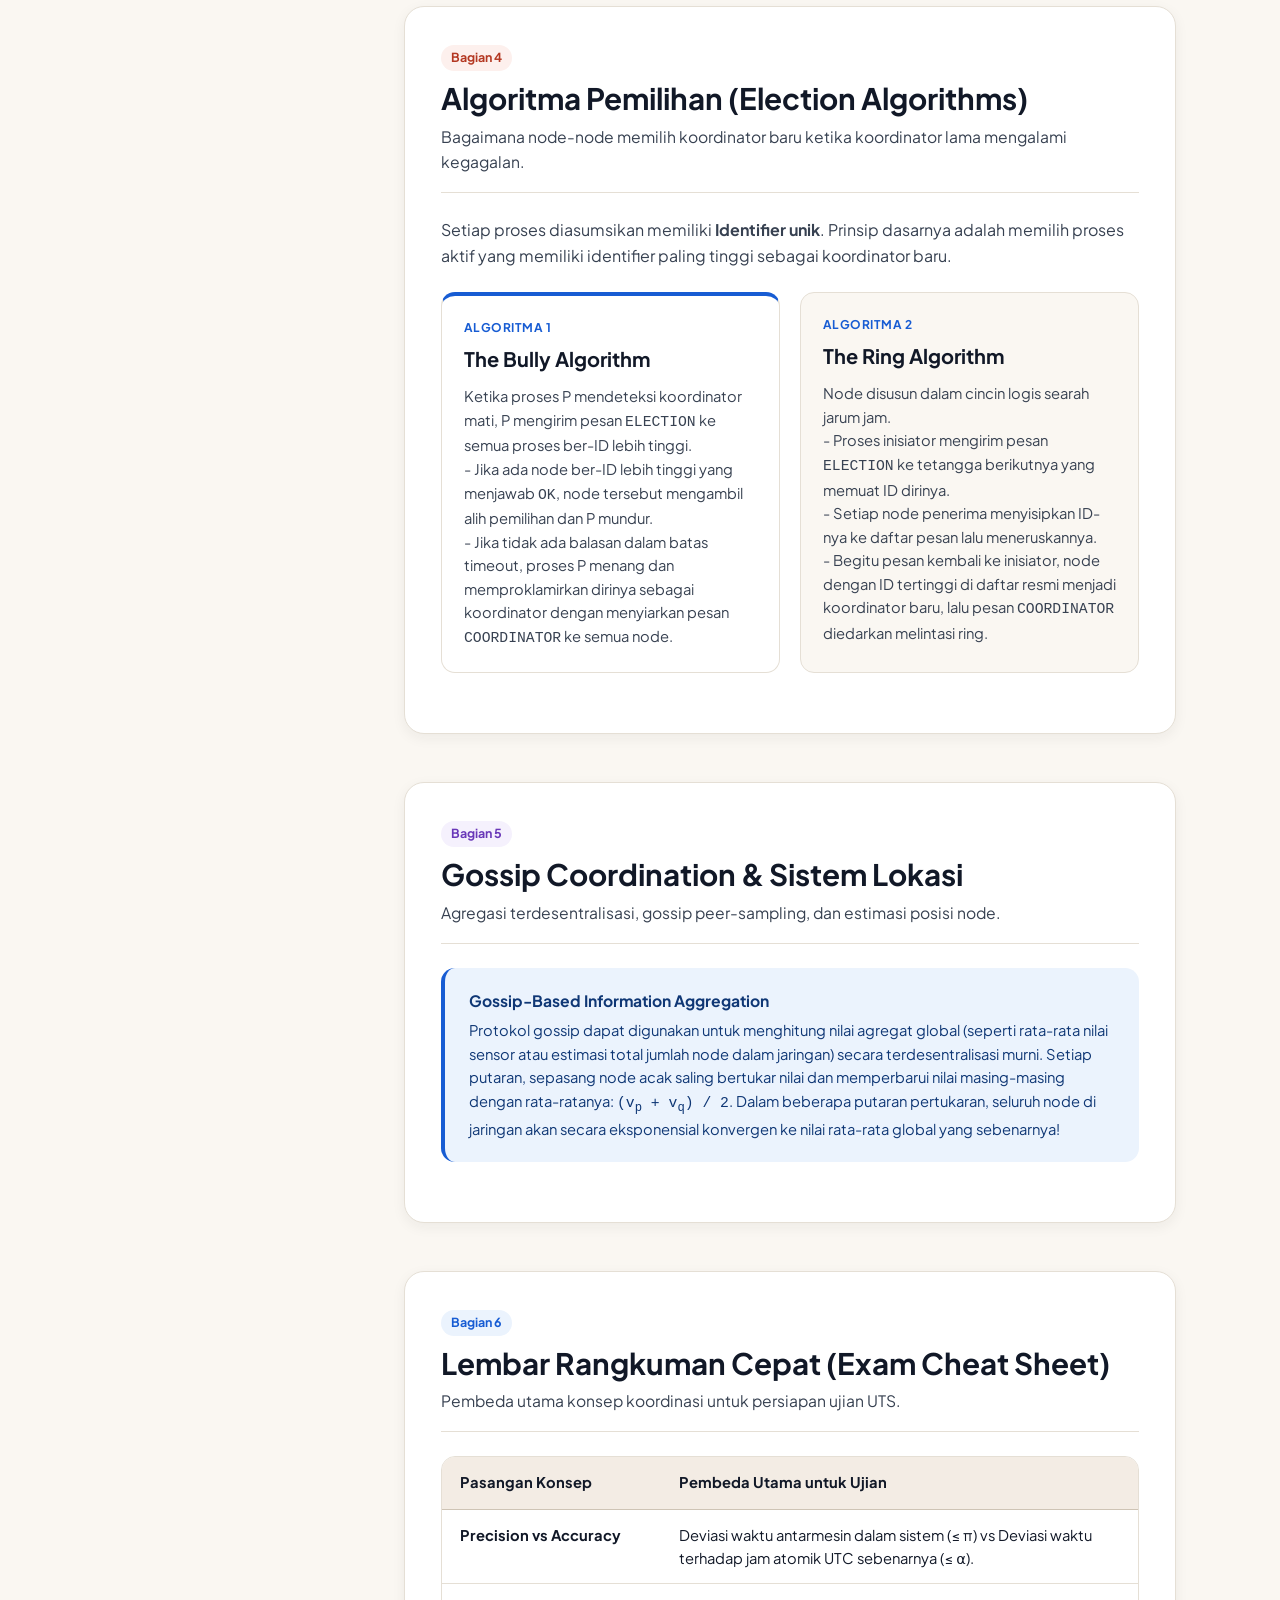
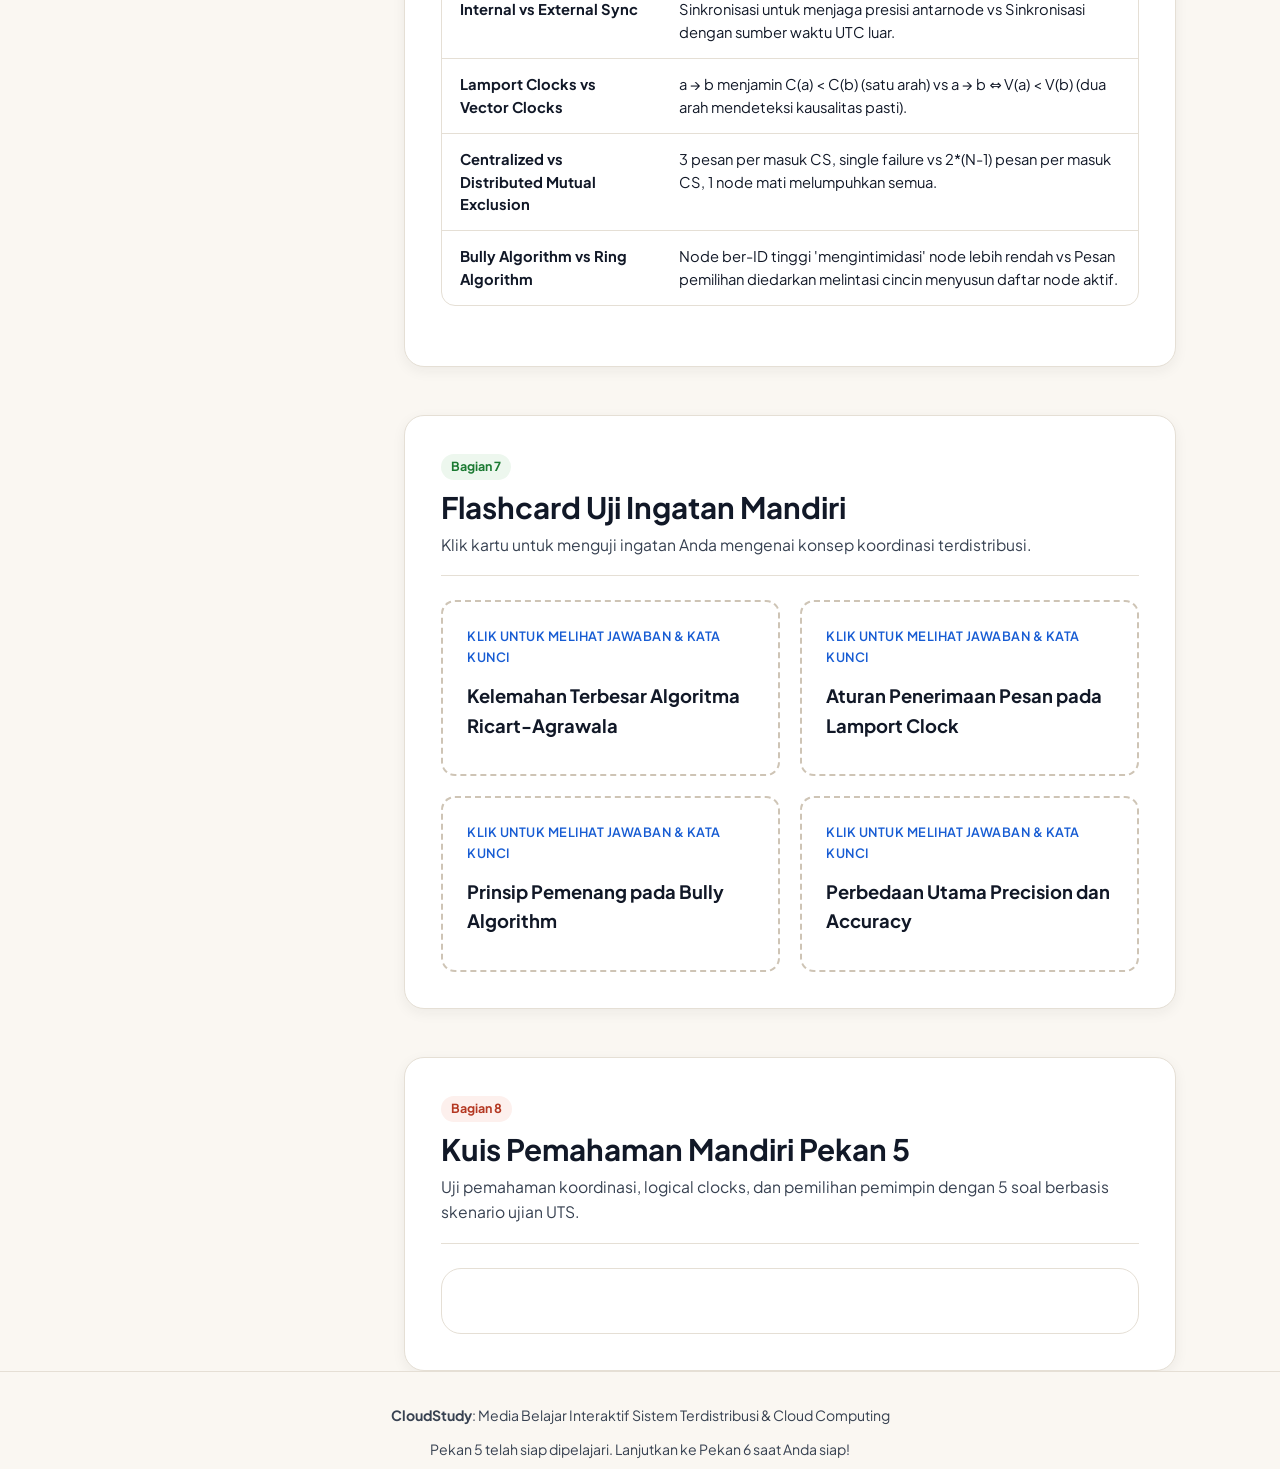
<file: pekan5.html>
<!DOCTYPE html>
<html lang="id">
<head>
  <meta charset="UTF-8">
  <meta name="viewport" content="width=device-width, initial-scale=1.0">
  <title>Pekan 5: Coordination in Distributed Systems | CloudStudy</title>
  
  <!-- Typography: Modern Ultra-Legible Sans-Serif (Plus Jakarta Sans) -->
  <link rel="preconnect" href="https://fonts.googleapis.com">
  <link rel="preconnect" href="https://fonts.gstatic.com" crossorigin>
  <link href="https://fonts.googleapis.com/css2?family=Plus+Jakarta+Sans:wght@400;500;600;700;800&display=swap" rel="stylesheet">
  
  <!-- Styling -->
  <link rel="stylesheet" href="css/style.css">
</head>
<body>

  <!-- Site Navigation Header -->
  <header class="site-header">
    <div class="container header-inner">
      <a href="index.html" class="brand" aria-label="CloudStudy Beranda">
        <div class="brand-badge" aria-hidden="true">C</div>
        <div>
          <span class="brand-text">CloudStudy</span>
          <span class="brand-sub">UTS Hub</span>
        </div>
      </a>

      <nav aria-label="Navigasi Utama">
        <ul class="nav-links">
          <li><a href="index.html" class="nav-link">&larr; Beranda</a></li>
          <li><a href="kisi_kisi.html" class="nav-link">Kisi-Kisi</a></li>
          <li><a href="soal_tahun_lalu.html" class="nav-link" style="color: var(--accent-coral-text); font-weight: 700;">Soal Tahun Lalu</a></li>
          <li><a href="#kuis" class="nav-cta">Latihan Kuis</a></li>
        </ul>
      </nav>
    </div>
  </header>

  <!-- Module Header -->
  <div class="container">
    <div class="module-header">
      <nav class="breadcrumbs" aria-label="Breadcrumb">
        <a href="index.html">Beranda</a>
        <span aria-hidden="true">&rsaquo;</span>
        <a href="index.html#kurikulum">Materi UTS</a>
        <span aria-hidden="true">&rsaquo;</span>
        <span style="color: var(--text-main); font-weight: 600;">Pekan 5</span>
      </nav>

      <h1 class="module-title">Pekan 5: Coordination</h1>
      
      <div class="module-meta">
        <span class="meta-pill">
          <strong>Topik:</strong> Physical Clock Sync (NTP), Lamport & Vector Clocks, Mutual Exclusion, Election Algorithms
        </span>
        <span class="meta-pill">
          <strong>Format:</strong> Rangkuman Teori + Flashcard + 5 Soal Kuis
        </span>
      </div>
    </div>
  </div>

  <!-- Main Content Layout (Sticky Nav + Content) -->
  <div class="container module-layout">
    
    <!-- Sticky Table of Contents -->
    <aside class="sticky-nav" aria-label="Daftar Isi Modul">
      <p class="nav-title">Daftar Isi Materi</p>
      <ul class="toc-list">
        <li><a href="#clock-sync" class="toc-link">1. Sinkronisasi Jam Fisik</a></li>
        <li><a href="#logical-clocks" class="toc-link">2. Jam Logis (Lamport & Vector)</a></li>
        <li><a href="#mutual-exclusion" class="toc-link">3. Mutual Exclusion</a></li>
        <li><a href="#election" class="toc-link">4. Algoritma Pemilihan (Bully/Ring)</a></li>
        <li><a href="#gossip-coord" class="toc-link">5. Gossip Coordination</a></li>
        <li><a href="#cheat-sheet" class="toc-link">6. Tabel Komparasi Ujian</a></li>
        <li><a href="#flashcards" class="toc-link">7. Flashcard Uji Ingatan</a></li>
        <li><a href="#kuis" class="toc-link">8. Kuis Pemahaman Mandiri</a></li>
      </ul>
    </aside>

    <!-- Content Sections -->
    <main class="content-area">
      
      <!-- Section 1: Sinkronisasi Jam Fisik -->
      <section id="clock-sync" class="content-section" aria-labelledby="heading-clock-sync">
        <div class="section-head">
          <span class="section-badge" style="background: var(--accent-blue-bg); color: var(--accent-blue-text);">Bagian 1</span>
          <h2 id="heading-clock-sync" class="section-title">Sinkronisasi Jam Fisik (Physical Clocks)</h2>
          <p class="section-desc">Penyimpangan osilator kristal kuarsa, Universal Coordinated Time (UTC), dan protokol NTP.</p>
        </div>

        <p style="color: var(--text-muted); line-height: 1.6; margin-bottom: 20px;">
          Karena osilator perangkat keras pada setiap komputer mengalami fenomena <strong>Clock Drift</strong> (berjalan sedikit lebih cepat atau lebih lambat dari waktu ideal dengan batas laju drift &rho;), jam komputer akan perlahan saling menjauh.
        </p>

        <div class="concept-grid">
          <div class="concept-card">
            <div class="concept-tag">Konsep 1</div>
            <h4 class="concept-name">Precision (Internal Sync)</h4>
            <p class="concept-body">
              Mengukur seberapa dekat waktu antarmesin yang berbeda dalam sistem: <code>|C<sub>p</sub>(t) - C<sub>q</sub>(t)| &le; &pi;</code>. Tujuannya menjaga keselarasan antarnode tanpa perlu peduli waktu matahari dunia nyata.
            </p>
          </div>

          <div class="concept-card">
            <div class="concept-tag">Konsep 2</div>
            <h4 class="concept-name">Accuracy (External Sync)</h4>
            <p class="concept-body">
              Mengukur seberapa dekat jam komputer dengan waktu standar internasional atomik sebenarnya (UTC): <code>|C<sub>p</sub>(t) - t| &le; &alpha;</code>.
            </p>
          </div>
        </div>

        <div class="callout callout-blue">
          <div class="callout-title">Network Time Protocol (NTP): 4 Timestamp Estimasi</div>
          <p class="callout-text">
            NTP mengukur pertukaran pesan antara klien dan server dengan 4 penanda waktu:<br>
            T<sub>1</sub> (klien kirim request) &rarr; T<sub>2</sub> (server terima) &rarr; T<sub>3</sub> (server kirim response) &rarr; T<sub>4</sub> (klien terima response).<br>
            <strong>Relative Offset (&theta;):</strong> [ (T<sub>2</sub> - T<sub>1</sub>) + (T<sub>3</sub> - T<sub>4</sub>) ] / 2<br>
            <strong>Round-Trip Delay (&delta;):</strong> [ (T<sub>4</sub> - T<sub>1</sub>) - (T<sub>3</sub> - T<sub>2</sub>) ] / 2<br>
            NTP memilih pasangan nilai offset (&theta;) yang memiliki delay (&delta;) paling minimum untuk meminimalkan ketidakpastian jitter jaringan.
          </p>
        </div>
      </section>

      <!-- Section 2: Jam Logis -->
      <section id="logical-clocks" class="content-section" aria-labelledby="heading-logical">
        <div class="section-head">
          <span class="section-badge" style="background: var(--accent-green-bg); color: var(--accent-green-text);">Bagian 2</span>
          <h2 id="heading-logical" class="section-title">Jam Logis: Lamport & Vector Clocks</h2>
          <p class="section-desc">Menentukan kausalitas dan urutan parsial kejadian tanpa memerlukan jam fisik global.</p>
        </div>

        <h3 style="font-family: var(--font-serif); font-size: 1.35rem; margin-bottom: 12px;">Relasi Happened-Before (a &rarr; b)</h3>
        <p style="color: var(--text-muted); line-height: 1.6; margin-bottom: 16px;">
          Diusulkan oleh Leslie Lamport, relasi kausal <code>a &rarr; b</code> menyatakan bahwa kejadian <code>a</code> terjadi sebelum dan berpotensi memengaruhi kejadian <code>b</code>:
        </p>

        <ul style="margin-left: 20px; line-height: 1.7; color: var(--text-muted); font-size: 0.94rem; margin-bottom: 24px;">
          <li>Jika <code>a</code> dan <code>b</code> terjadi di proses yang sama dan <code>a</code> mendahului <code>b</code>, maka <code>a &rarr; b</code>.</li>
          <li>Jika <code>a</code> adalah pengiriman pesan dan <code>b</code> adalah penerimaan pesan tersebut, maka <code>a &rarr; b</code>.</li>
          <li><strong>Transitivitas:</strong> Jika <code>a &rarr; b</code> dan <code>b &rarr; c</code>, maka <code>a &rarr; c</code>.</li>
          <li>Jika tidak ada relasi kausal antardua kejadian, maka kejadian tersebut bersifat <strong>Konkuren (a || b)</strong>.</li>
        </ul>

        <h3 style="font-family: var(--font-serif); font-size: 1.35rem; margin: 32px 0 12px 0;">Aturan Pembaruan Lamport Logical Clock</h3>
        <div style="background: var(--bg-primary); padding: 18px; border-radius: var(--radius-md); border-left: 4px solid var(--accent-green-text); margin-bottom: 24px;">
          <ol style="margin-left: 20px; line-height: 1.8; color: var(--text-main); font-size: 0.92rem;">
            <li>Sebelum proses P<sub>i</sub> mengeksekusi suatu kejadian internal, jam lokal dinaikkan: <code>C<sub>i</sub> = C<sub>i</sub> + 1</code>.</li>
            <li>Saat mengirim pesan <code>m</code>, proses menyertakan nilai jamnya: <code>ts(m) = C<sub>i</sub></code>.</li>
            <li>Saat proses P<sub>j</sub> menerima pesan <code>m</code>, ia memperbarui jam lokalnya dengan nilai terbesar: <code>C<sub>j</sub> = max(C<sub>j</sub>, ts(m)) + 1</code>.</li>
          </ol>
        </div>

        <div class="callout callout-coral">
          <div class="callout-title">Kelemahan Lamport Clocks & Solusi Vector Clocks</div>
          <p class="callout-text">
            Pada Lamport Clock, jika <code>a &rarr; b</code> maka dijamin <code>C(a) &lt; C(b)</code>. Namun <strong>kebalikannya tidak berlaku</strong>! Jika <code>C(a) &lt; C(b)</code>, kita tidak dapat memastikan apakah <code>a &rarr; b</code> atau keduanya konkuren.<br>
            <strong>Vector Clocks</strong> memecahkan kelemahan ini. Setiap proses memegang array vektor jam <code>V<sub>i</sub>[1..n]</code>. Pada Vector Clocks berlaku relasi dua arah: <strong>a &rarr; b jika dan hanya jika V(a) &lt; V(b)</strong>, sehingga kausalitas sejati dapat dideteksi secara sempurna!
          </p>
        </div>
      </section>

      <!-- Section 3: Mutual Exclusion -->
      <section id="mutual-exclusion" class="content-section" aria-labelledby="heading-mutex">
        <div class="section-head">
          <span class="section-badge" style="background: var(--accent-amber-bg); color: var(--accent-amber-text);">Bagian 3</span>
          <h2 id="heading-mutex" class="section-title">Mutual Exclusion dalam Sistem Terdistribusi</h2>
          <p class="section-desc">Mencegah benturan akses bersamaan ke Critical Section (CS) tanpa memori fisik bersama.</p>
        </div>

        <div class="table-responsive">
          <table class="comp-table">
            <thead>
              <tr>
                <th scope="col">Algoritma</th>
                <th scope="col">Mekanisme Kerja</th>
                <th scope="col">Jumlah Pesan Masuk CS</th>
                <th scope="col">Kelemahan Utama</th>
              </tr>
            </thead>
            <tbody>
              <tr>
                <td><strong>Centralized Algorithm</strong></td>
                <td>Satu koordinator tunggal mengelola izin. Proses mengirim REQUEST, koordinator menjawab GRANT, proses keluar mengirim RELEASE.</td>
                <td><strong>3 pesan</strong> (Request, Grant, Release).</td>
                <td>Single Point of Failure (koordinator mati = macet total) dan bottleneck beban.</td>
              </tr>
              <tr>
                <td><strong>Distributed (Ricart & Agrawala)</strong></td>
                <td>Memanfaatkan Lamport timestamp. Proses mengirim request ke SEMUA node lain. Node lain membalas OK jika tidak berniat masuk atau timestamp-nya lebih besar. Masuk CS setelah menerima OK dari semua node.</td>
                <td><strong>2 &times; (N - 1) pesan</strong>.</td>
                <td>Jika salah satu node mengalami crash, seluruh sistem akan terblokir menunggu jawaban dari node yang mati tersebut (N point of failure!).</td>
              </tr>
              <tr>
                <td><strong>Token Ring Algorithm</strong></td>
                <td>Node diatur dalam cincin logis. Token beredar melintasi ring. Hanya pemegang token yang berhak masuk ke CS.</td>
                <td><strong>1 hingga (N - 1) pesan</strong> (atau 0 jika sudah pegang).</td>
                <td>Jika token hilang (loss), dibutuhkan algoritma rumit untuk mendeteksi hilangnya token dan membuat token baru; jika ring putus perlu rekonstruksi.</td>
              </tr>
            </tbody>
          </table>
        </div>
      </section>

      <!-- Section 4: Algoritma Pemilihan -->
      <section id="election" class="content-section" aria-labelledby="heading-election">
        <div class="section-head">
          <span class="section-badge" style="background: var(--accent-coral-bg); color: var(--accent-coral-text);">Bagian 4</span>
          <h2 id="heading-election" class="section-title">Algoritma Pemilihan (Election Algorithms)</h2>
          <p class="section-desc">Bagaimana node-node memilih koordinator baru ketika koordinator lama mengalami kegagalan.</p>
        </div>

        <p style="color: var(--text-muted); line-height: 1.6; margin-bottom: 20px;">
          Setiap proses diasumsikan memiliki <strong>Identifier unik</strong>. Prinsip dasarnya adalah memilih proses aktif yang memiliki identifier paling tinggi sebagai koordinator baru.
        </p>

        <div class="concept-grid">
          <div class="concept-card highlight">
            <div class="concept-tag">Algoritma 1</div>
            <h4 class="concept-name">The Bully Algorithm</h4>
            <p class="concept-body">
              Ketika proses P mendeteksi koordinator mati, P mengirim pesan <code>ELECTION</code> ke semua proses ber-ID lebih tinggi.<br>
              - Jika ada node ber-ID lebih tinggi yang menjawab <code>OK</code>, node tersebut mengambil alih pemilihan dan P mundur.<br>
              - Jika tidak ada balasan dalam batas timeout, proses P menang dan memproklamirkan dirinya sebagai koordinator dengan menyiarkan pesan <code>COORDINATOR</code> ke semua node.
            </p>
          </div>

          <div class="concept-card">
            <div class="concept-tag">Algoritma 2</div>
            <h4 class="concept-name">The Ring Algorithm</h4>
            <p class="concept-body">
              Node disusun dalam cincin logis searah jarum jam.<br>
              - Proses inisiator mengirim pesan <code>ELECTION</code> ke tetangga berikutnya yang memuat ID dirinya.<br>
              - Setiap node penerima menyisipkan ID-nya ke daftar pesan lalu meneruskannya.<br>
              - Begitu pesan kembali ke inisiator, node dengan ID tertinggi di daftar resmi menjadi koordinator baru, lalu pesan <code>COORDINATOR</code> diedarkan melintasi ring.
            </p>
          </div>
        </div>
      </section>

      <!-- Section 5: Gossip Coordination -->
      <section id="gossip-coord" class="content-section" aria-labelledby="heading-gossip">
        <div class="section-head">
          <span class="section-badge" style="background: var(--accent-purple-bg); color: var(--accent-purple-text);">Bagian 5</span>
          <h2 id="heading-gossip" class="section-title">Gossip Coordination & Sistem Lokasi</h2>
          <p class="section-desc">Agregasi terdesentralisasi, gossip peer-sampling, dan estimasi posisi node.</p>
        </div>

        <div class="callout callout-blue">
          <div class="callout-title">Gossip-Based Information Aggregation</div>
          <p class="callout-text">
            Protokol gossip dapat digunakan untuk menghitung nilai agregat global (seperti rata-rata nilai sensor atau estimasi total jumlah node dalam jaringan) secara terdesentralisasi murni. Setiap putaran, sepasang node acak saling bertukar nilai dan memperbarui nilai masing-masing dengan rata-ratanya: <code>(v<sub>p</sub> + v<sub>q</sub>) / 2</code>. Dalam beberapa putaran pertukaran, seluruh node di jaringan akan secara eksponensial konvergen ke nilai rata-rata global yang sebenarnya!
          </p>
        </div>
      </section>

      <!-- Section 6: Cheat Sheet Ujian Pekan 5 -->
      <section id="cheat-sheet" class="content-section" aria-labelledby="heading-cheat">
        <div class="section-head">
          <span class="section-badge" style="background: var(--accent-blue-bg); color: var(--accent-blue-text);">Bagian 6</span>
          <h2 id="heading-cheat" class="section-title">Lembar Rangkuman Cepat (Exam Cheat Sheet)</h2>
          <p class="section-desc">Pembeda utama konsep koordinasi untuk persiapan ujian UTS.</p>
        </div>

        <div class="table-responsive">
          <table class="comp-table">
            <thead>
              <tr>
                <th scope="col">Pasangan Konsep</th>
                <th scope="col">Pembeda Utama untuk Ujian</th>
              </tr>
            </thead>
            <tbody>
              <tr>
                <td><strong>Precision vs Accuracy</strong></td>
                <td>Deviasi waktu antarmesin dalam sistem (&le; &pi;) vs Deviasi waktu terhadap jam atomik UTC sebenarnya (&le; &alpha;).</td>
              </tr>
              <tr>
                <td><strong>Internal vs External Sync</strong></td>
                <td>Sinkronisasi untuk menjaga presisi antarnode vs Sinkronisasi dengan sumber waktu UTC luar.</td>
              </tr>
              <tr>
                <td><strong>Lamport Clocks vs Vector Clocks</strong></td>
                <td>a &rarr; b menjamin C(a) &lt; C(b) (satu arah) vs a &rarr; b &hArr; V(a) &lt; V(b) (dua arah mendeteksi kausalitas pasti).</td>
              </tr>
              <tr>
                <td><strong>Centralized vs Distributed Mutual Exclusion</strong></td>
                <td>3 pesan per masuk CS, single failure vs 2*(N-1) pesan per masuk CS, 1 node mati melumpuhkan semua.</td>
              </tr>
              <tr>
                <td><strong>Bully Algorithm vs Ring Algorithm</strong></td>
                <td>Node ber-ID tinggi 'mengintimidasi' node lebih rendah vs Pesan pemilihan diedarkan melintasi cincin menyusun daftar node aktif.</td>
              </tr>
            </tbody>
          </table>
        </div>
      </section>

      <!-- Section 7: Flashcard Uji Ingatan Mandiri -->
      <section id="flashcards" class="content-section" aria-labelledby="heading-flashcards">
        <div class="section-head">
          <span class="section-badge" style="background: var(--accent-green-bg); color: var(--accent-green-text);">Bagian 7</span>
          <h2 id="heading-flashcards" class="section-title">Flashcard Uji Ingatan Mandiri</h2>
          <p class="section-desc">Klik kartu untuk menguji ingatan Anda mengenai konsep koordinasi terdistribusi.</p>
        </div>

        <div class="flashcard-deck">
          
          <div class="flashcard" role="button" tabindex="0" aria-label="Flashcard 1">
            <p class="flashcard-tip">Klik untuk melihat jawaban & kata kunci</p>
            <h3 class="flashcard-prompt">Kelemahan Terbesar Algoritma Ricart-Agrawala</h3>
            <div class="flashcard-answer">
              <strong>N-points of failure</strong>: Node hanya boleh masuk Critical Section jika menerima persetujuan (OK) dari SELURUH node lain. Jika salah satu node mati, node yang ingin masuk akan menunggu selamanya tanpa kepastian.
            </div>
          </div>

          <div class="flashcard" role="button" tabindex="0" aria-label="Flashcard 2">
            <p class="flashcard-tip">Klik untuk melihat jawaban & kata kunci</p>
            <h3 class="flashcard-prompt">Aturan Penerimaan Pesan pada Lamport Clock</h3>
            <div class="flashcard-answer">
              Saat proses menerima pesan dengan timestamp <code>ts(m)</code>, proses memperbarui jam lokalnya dengan: <code>C = max(C_lokal, ts(m)) + 1</code>.
            </div>
          </div>

          <div class="flashcard" role="button" tabindex="0" aria-label="Flashcard 3">
            <p class="flashcard-tip">Klik untuk melihat jawaban & kata kunci</p>
            <h3 class="flashcard-prompt">Prinsip Pemenang pada Bully Algorithm</h3>
            <div class="flashcard-answer">
              Proses aktif yang memiliki <strong>Identifier terbesar</strong> yang menang dan memproklamirkan diri menjadi koordinator baru dengan mengirimkan pesan COORDINATOR ke semua proses lain.
            </div>
          </div>

          <div class="flashcard" role="button" tabindex="0" aria-label="Flashcard 4">
            <p class="flashcard-tip">Klik untuk melihat jawaban & kata kunci</p>
            <h3 class="flashcard-prompt">Perbedaan Utama Precision dan Accuracy</h3>
            <div class="flashcard-answer">
              <strong>Precision</strong>: Mengukur selisih waktu antarmesin di sistem lokal.<br>
              <strong>Accuracy</strong>: Mengukur selisih waktu sebuah mesin terhadap standar waktu absolut UTC.
            </div>
          </div>

        </div>
      </section>

      <!-- Section 8: Kuis Interaktif Pekan 5 -->
      <section id="kuis" class="content-section" aria-labelledby="heading-kuis">
        <div class="section-head">
          <span class="section-badge" style="background: var(--accent-coral-bg); color: var(--accent-coral-text);">Bagian 8</span>
          <h2 id="heading-kuis" class="section-title">Kuis Pemahaman Mandiri Pekan 5</h2>
          <p class="section-desc">Uji pemahaman koordinasi, logical clocks, dan pemilihan pemimpin dengan 5 soal berbasis skenario ujian UTS.</p>
        </div>

        <!-- Quiz Container (Driven by js/app.js) -->
        <div id="pekan5-quiz" class="quiz-box"></div>
      </section>

    </main>
  </div>

  <!-- Site Footer -->
  <footer class="site-footer">
    <div class="container footer-inner">
      <p><strong>CloudStudy</strong>: Media Belajar Interaktif Sistem Terdistribusi & Cloud Computing</p>
      <p>Pekan 5 telah siap dipelajari. Lanjutkan ke Pekan 6 saat Anda siap!</p>
    </div>
  </footer>

  <script src="js/app.js"></script>
</body>
</html>
</file>
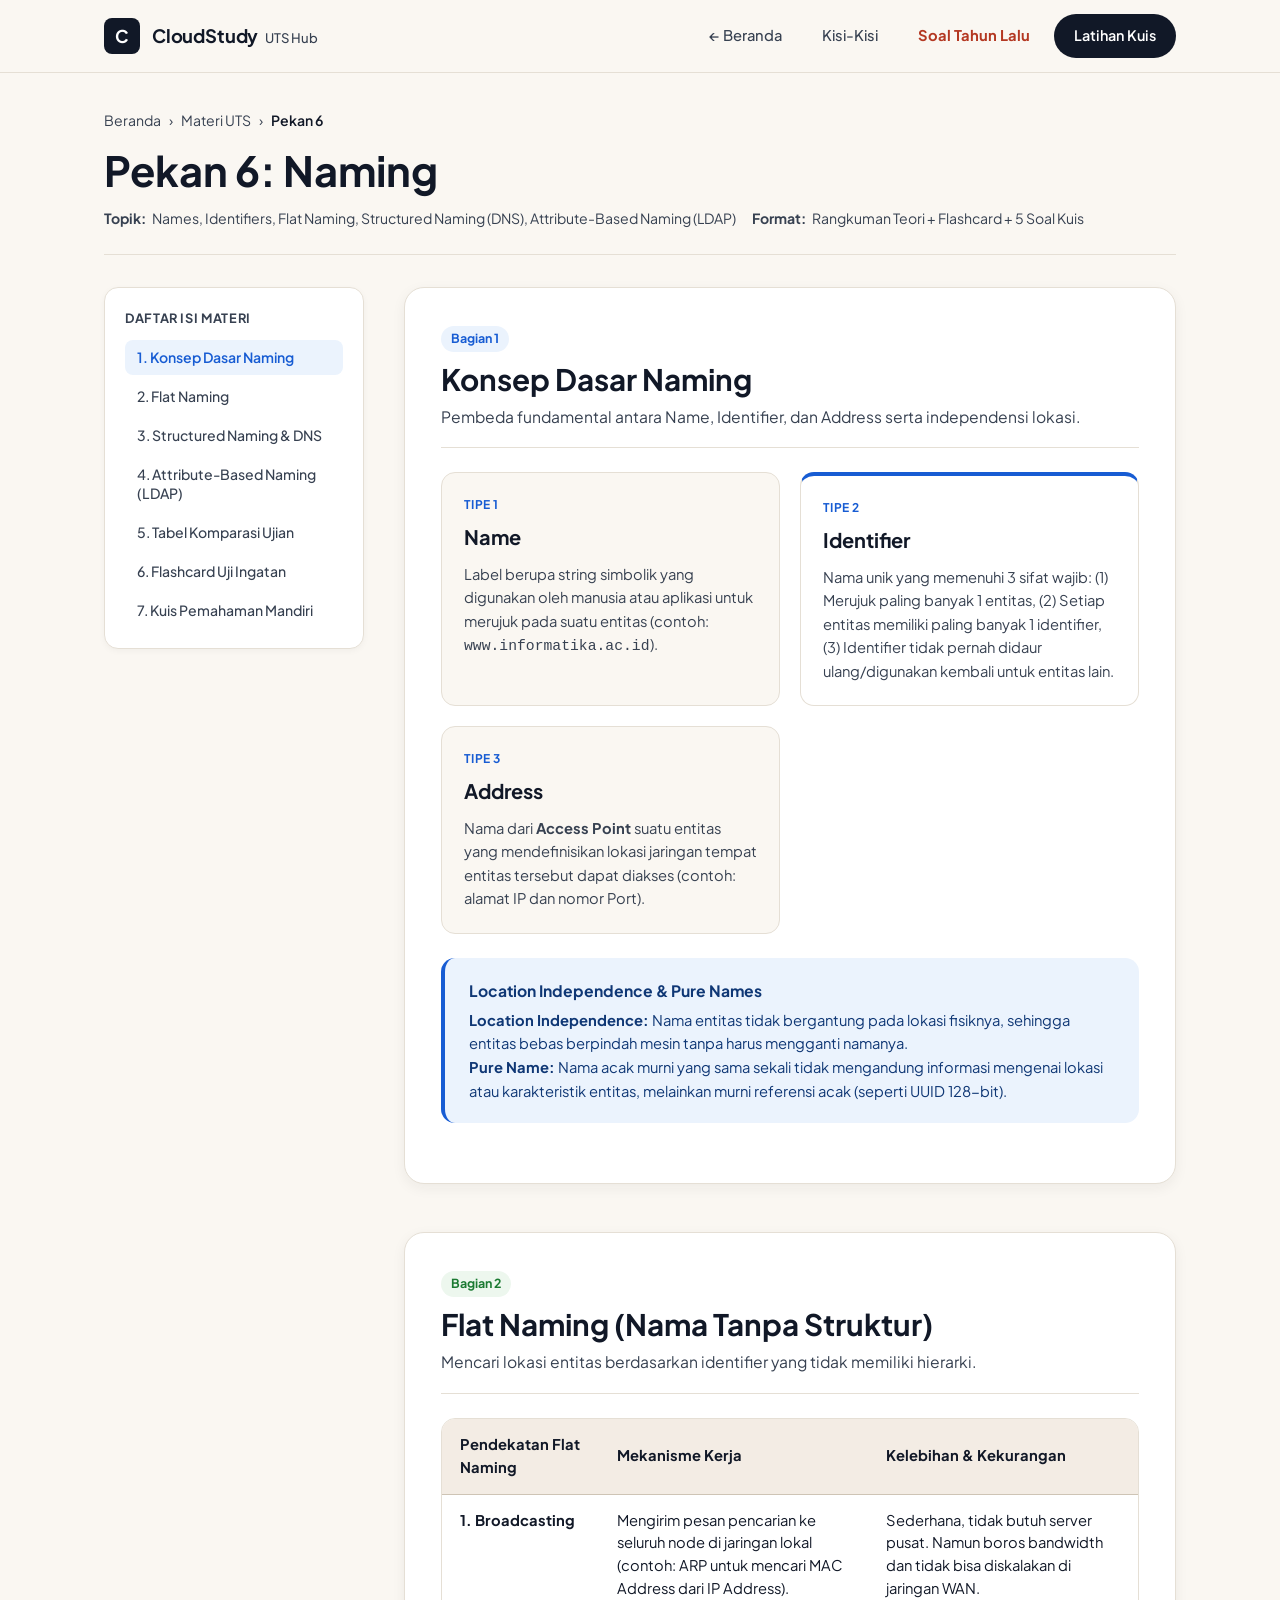
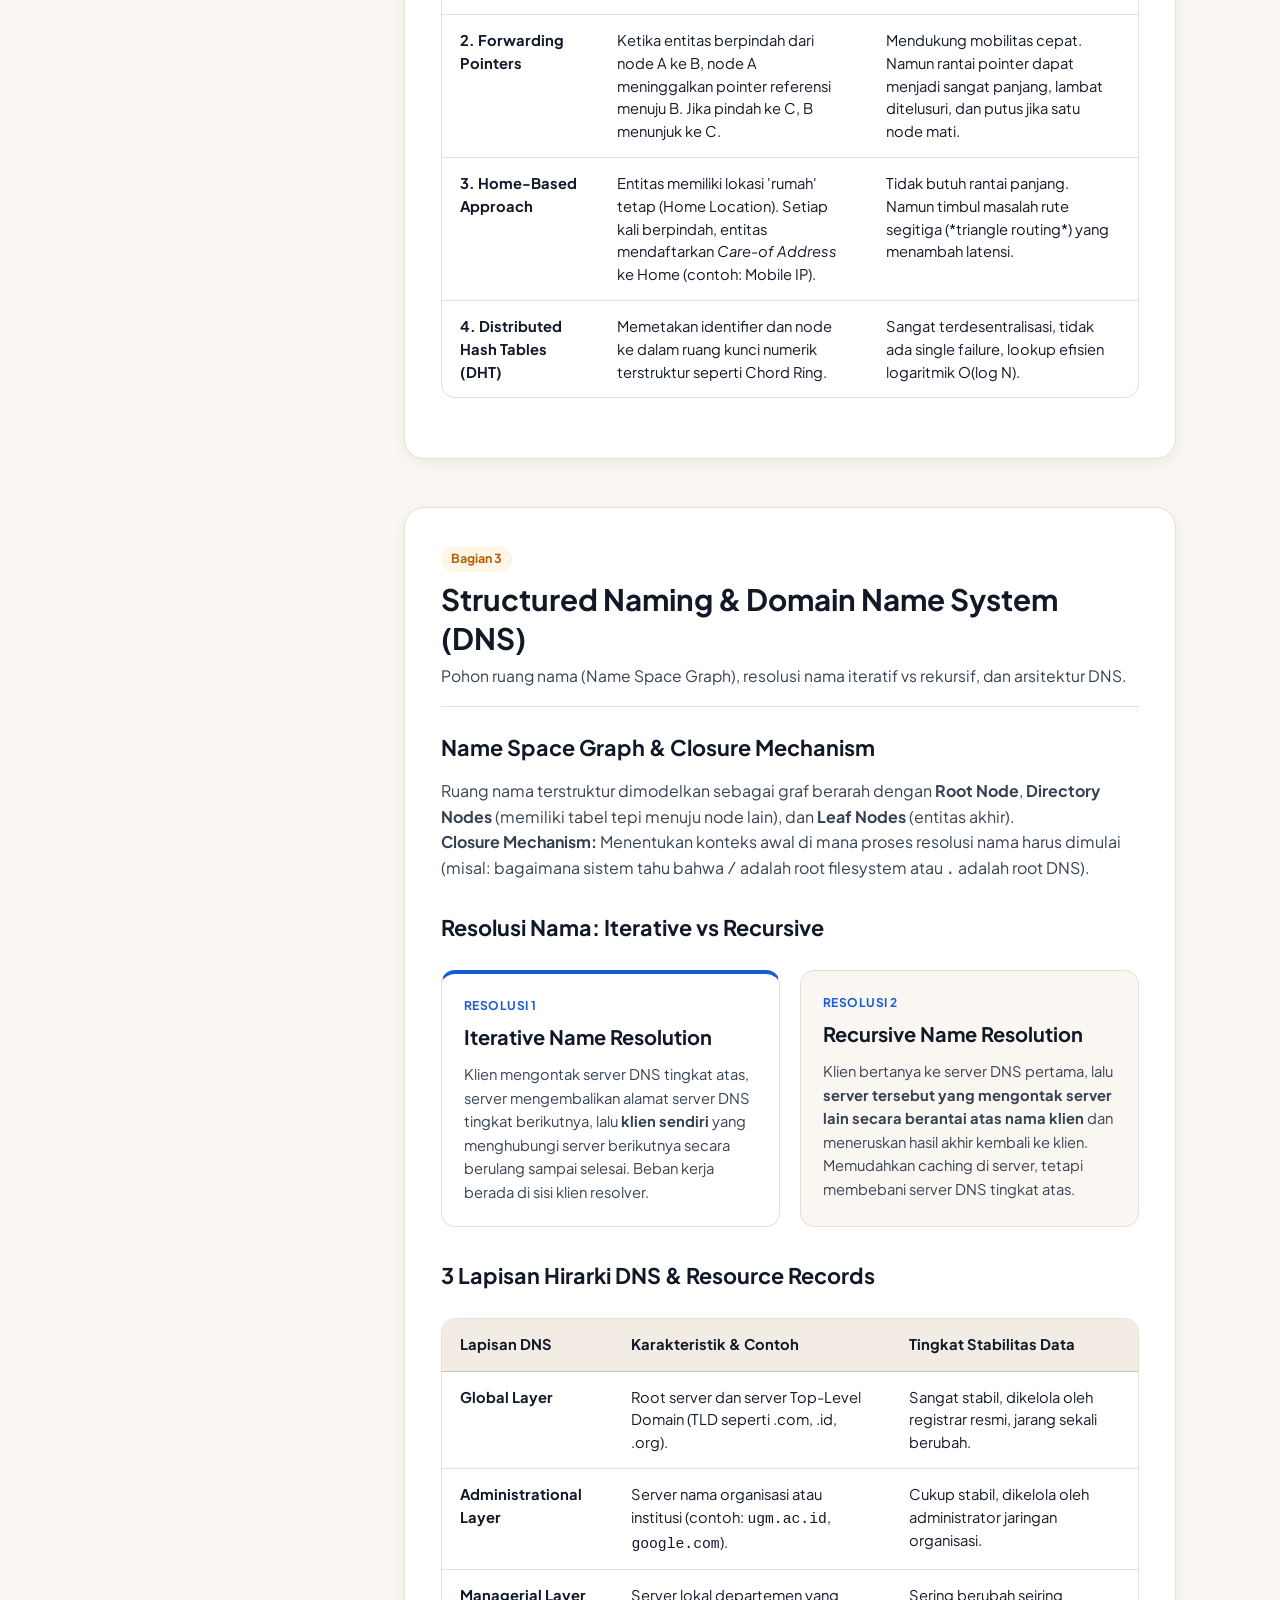
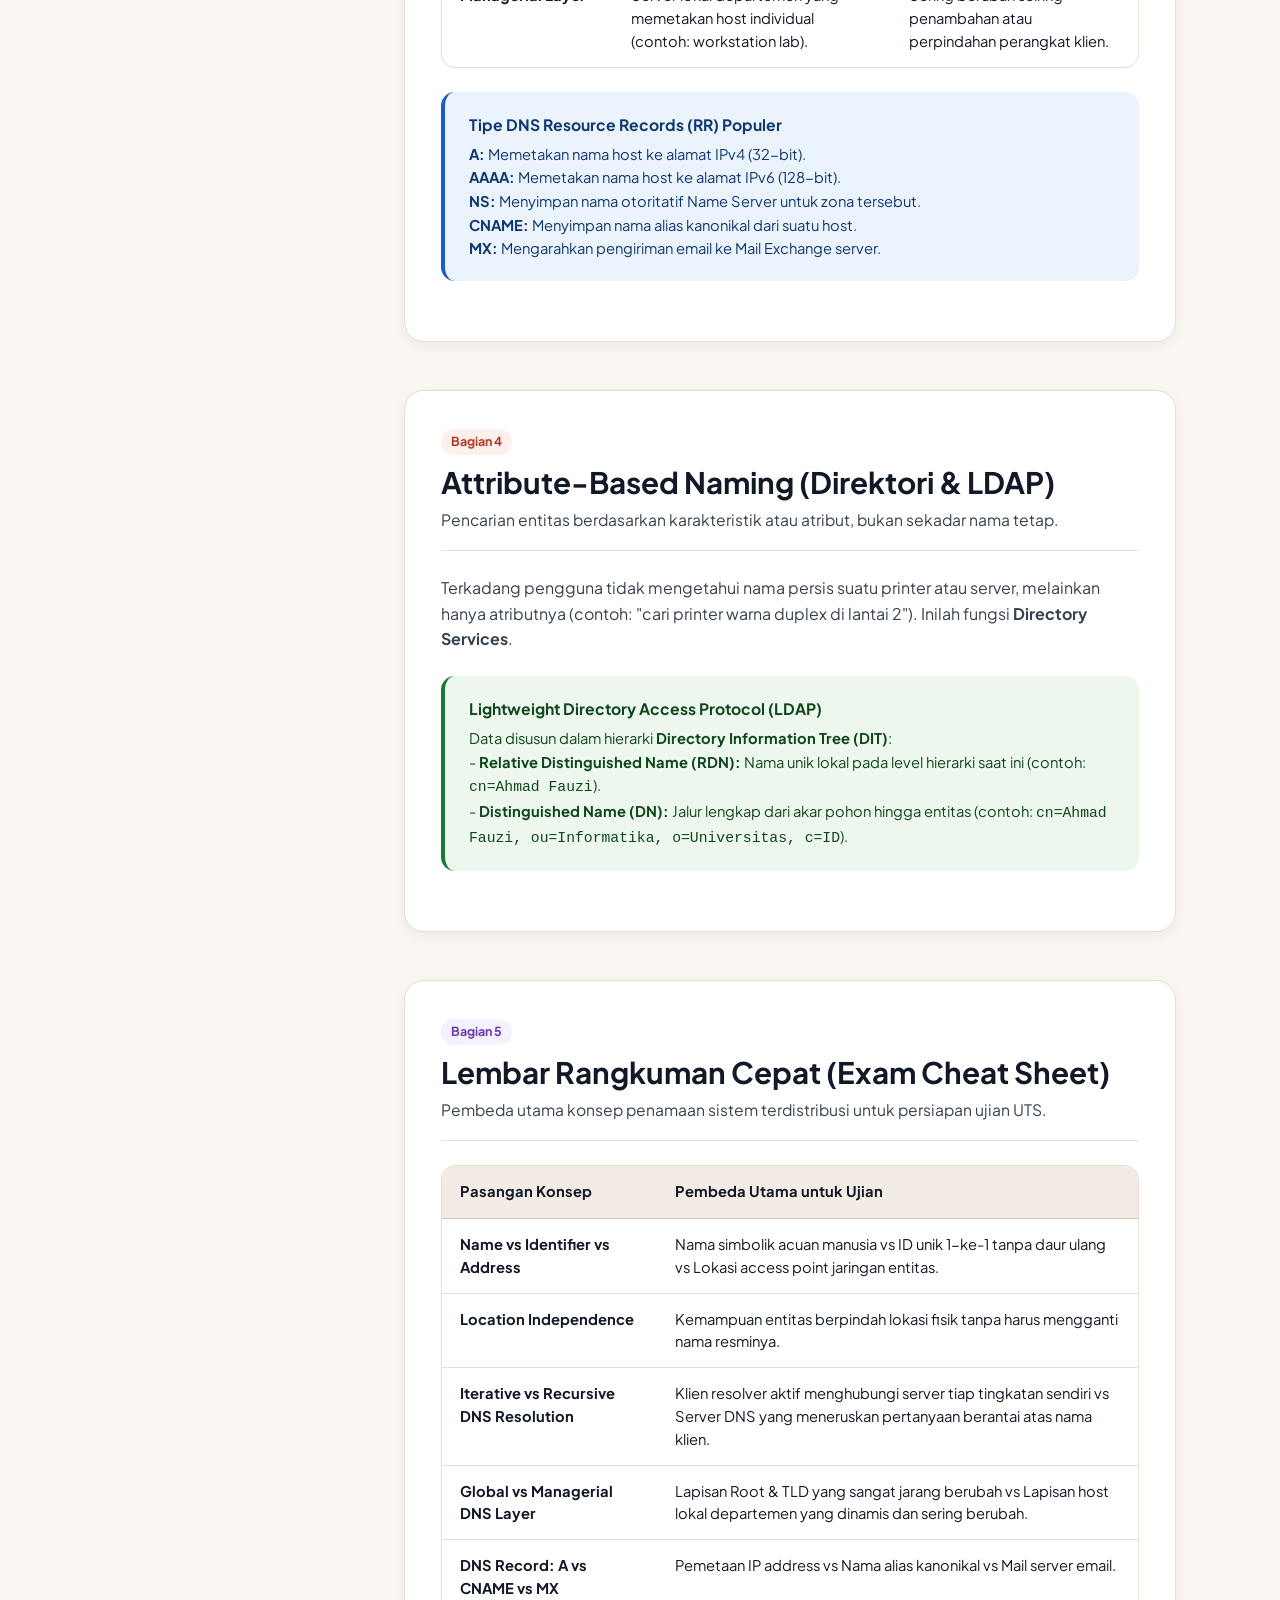
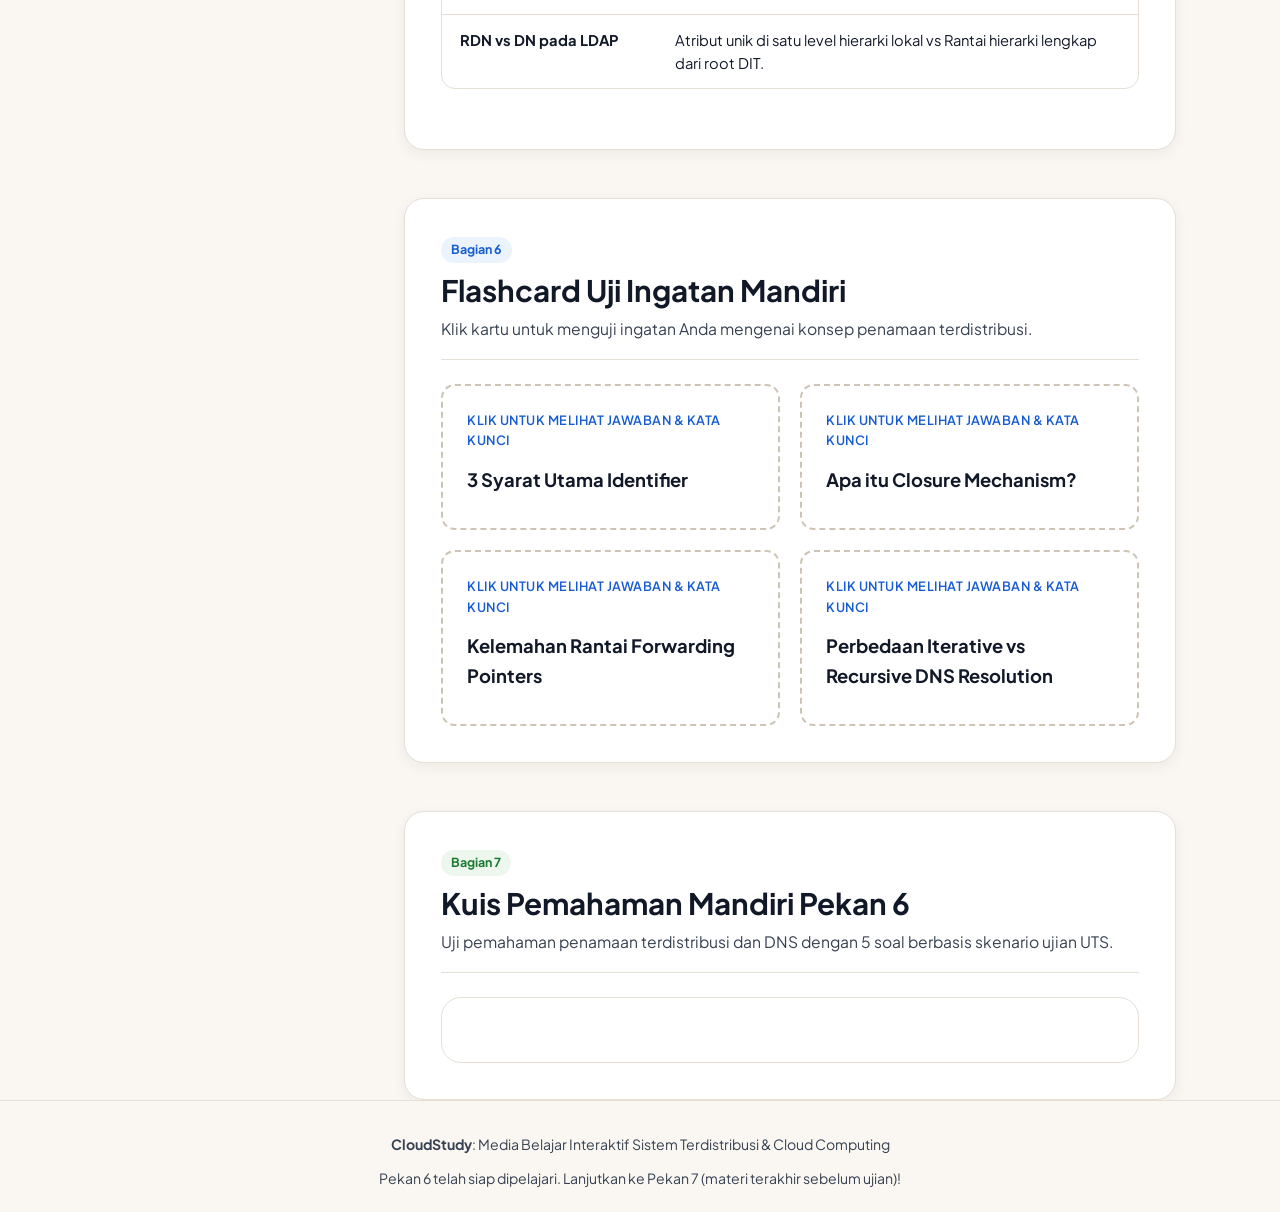
<file: pekan6.html>
<!DOCTYPE html>
<html lang="id">
<head>
  <meta charset="UTF-8">
  <meta name="viewport" content="width=device-width, initial-scale=1.0">
  <title>Pekan 6: Naming in Distributed Systems | CloudStudy</title>
  
  <!-- Typography: Modern Ultra-Legible Sans-Serif (Plus Jakarta Sans) -->
  <link rel="preconnect" href="https://fonts.googleapis.com">
  <link rel="preconnect" href="https://fonts.gstatic.com" crossorigin>
  <link href="https://fonts.googleapis.com/css2?family=Plus+Jakarta+Sans:wght@400;500;600;700;800&display=swap" rel="stylesheet">
  
  <!-- Styling -->
  <link rel="stylesheet" href="css/style.css">
</head>
<body>

  <!-- Site Navigation Header -->
  <header class="site-header">
    <div class="container header-inner">
      <a href="index.html" class="brand" aria-label="CloudStudy Beranda">
        <div class="brand-badge" aria-hidden="true">C</div>
        <div>
          <span class="brand-text">CloudStudy</span>
          <span class="brand-sub">UTS Hub</span>
        </div>
      </a>

      <nav aria-label="Navigasi Utama">
        <ul class="nav-links">
          <li><a href="index.html" class="nav-link">&larr; Beranda</a></li>
          <li><a href="kisi_kisi.html" class="nav-link">Kisi-Kisi</a></li>
          <li><a href="soal_tahun_lalu.html" class="nav-link" style="color: var(--accent-coral-text); font-weight: 700;">Soal Tahun Lalu</a></li>
          <li><a href="#kuis" class="nav-cta">Latihan Kuis</a></li>
        </ul>
      </nav>
    </div>
  </header>

  <!-- Module Header -->
  <div class="container">
    <div class="module-header">
      <nav class="breadcrumbs" aria-label="Breadcrumb">
        <a href="index.html">Beranda</a>
        <span aria-hidden="true">&rsaquo;</span>
        <a href="index.html#kurikulum">Materi UTS</a>
        <span aria-hidden="true">&rsaquo;</span>
        <span style="color: var(--text-main); font-weight: 600;">Pekan 6</span>
      </nav>

      <h1 class="module-title">Pekan 6: Naming</h1>
      
      <div class="module-meta">
        <span class="meta-pill">
          <strong>Topik:</strong> Names, Identifiers, Flat Naming, Structured Naming (DNS), Attribute-Based Naming (LDAP)
        </span>
        <span class="meta-pill">
          <strong>Format:</strong> Rangkuman Teori + Flashcard + 5 Soal Kuis
        </span>
      </div>
    </div>
  </div>

  <!-- Main Content Layout (Sticky Nav + Content) -->
  <div class="container module-layout">
    
    <!-- Sticky Table of Contents -->
    <aside class="sticky-nav" aria-label="Daftar Isi Modul">
      <p class="nav-title">Daftar Isi Materi</p>
      <ul class="toc-list">
        <li><a href="#dasar-naming" class="toc-link">1. Konsep Dasar Naming</a></li>
        <li><a href="#flat-naming" class="toc-link">2. Flat Naming</a></li>
        <li><a href="#structured-naming" class="toc-link">3. Structured Naming & DNS</a></li>
        <li><a href="#attribute-naming" class="toc-link">4. Attribute-Based Naming (LDAP)</a></li>
        <li><a href="#cheat-sheet" class="toc-link">5. Tabel Komparasi Ujian</a></li>
        <li><a href="#flashcards" class="toc-link">6. Flashcard Uji Ingatan</a></li>
        <li><a href="#kuis" class="toc-link">7. Kuis Pemahaman Mandiri</a></li>
      </ul>
    </aside>

    <!-- Content Sections -->
    <main class="content-area">
      
      <!-- Section 1: Konsep Dasar Naming -->
      <section id="dasar-naming" class="content-section" aria-labelledby="heading-dasar">
        <div class="section-head">
          <span class="section-badge" style="background: var(--accent-blue-bg); color: var(--accent-blue-text);">Bagian 1</span>
          <h2 id="heading-dasar" class="section-title">Konsep Dasar Naming</h2>
          <p class="section-desc">Pembeda fundamental antara Name, Identifier, dan Address serta independensi lokasi.</p>
        </div>

        <div class="concept-grid">
          <div class="concept-card">
            <div class="concept-tag">Tipe 1</div>
            <h4 class="concept-name">Name</h4>
            <p class="concept-body">
              Label berupa string simbolik yang digunakan oleh manusia atau aplikasi untuk merujuk pada suatu entitas (contoh: <code>www.informatika.ac.id</code>).
            </p>
          </div>

          <div class="concept-card highlight">
            <div class="concept-tag">Tipe 2</div>
            <h4 class="concept-name">Identifier</h4>
            <p class="concept-body">
              Nama unik yang memenuhi 3 sifat wajib: (1) Merujuk paling banyak 1 entitas, (2) Setiap entitas memiliki paling banyak 1 identifier, (3) Identifier tidak pernah didaur ulang/digunakan kembali untuk entitas lain.
            </p>
          </div>

          <div class="concept-card">
            <div class="concept-tag">Tipe 3</div>
            <h4 class="concept-name">Address</h4>
            <p class="concept-body">
              Nama dari <strong>Access Point</strong> suatu entitas yang mendefinisikan lokasi jaringan tempat entitas tersebut dapat diakses (contoh: alamat IP dan nomor Port).
            </p>
          </div>
        </div>

        <div class="callout callout-blue">
          <div class="callout-title">Location Independence & Pure Names</div>
          <p class="callout-text">
            <strong>Location Independence:</strong> Nama entitas tidak bergantung pada lokasi fisiknya, sehingga entitas bebas berpindah mesin tanpa harus mengganti namanya.<br>
            <strong>Pure Name:</strong> Nama acak murni yang sama sekali tidak mengandung informasi mengenai lokasi atau karakteristik entitas, melainkan murni referensi acak (seperti UUID 128-bit).
          </p>
        </div>
      </section>

      <!-- Section 2: Flat Naming -->
      <section id="flat-naming" class="content-section" aria-labelledby="heading-flat">
        <div class="section-head">
          <span class="section-badge" style="background: var(--accent-green-bg); color: var(--accent-green-text);">Bagian 2</span>
          <h2 id="heading-flat" class="section-title">Flat Naming (Nama Tanpa Struktur)</h2>
          <p class="section-desc">Mencari lokasi entitas berdasarkan identifier yang tidak memiliki hierarki.</p>
        </div>

        <div class="table-responsive">
          <table class="comp-table">
            <thead>
              <tr>
                <th scope="col">Pendekatan Flat Naming</th>
                <th scope="col">Mekanisme Kerja</th>
                <th scope="col">Kelebihan & Kekurangan</th>
              </tr>
            </thead>
            <tbody>
              <tr>
                <td><strong>1. Broadcasting</strong></td>
                <td>Mengirim pesan pencarian ke seluruh node di jaringan lokal (contoh: ARP untuk mencari MAC Address dari IP Address).</td>
                <td>Sederhana, tidak butuh server pusat. Namun boros bandwidth dan tidak bisa diskalakan di jaringan WAN.</td>
              </tr>
              <tr>
                <td><strong>2. Forwarding Pointers</strong></td>
                <td>Ketika entitas berpindah dari node A ke B, node A meninggalkan pointer referensi menuju B. Jika pindah ke C, B menunjuk ke C.</td>
                <td>Mendukung mobilitas cepat. Namun rantai pointer dapat menjadi sangat panjang, lambat ditelusuri, dan putus jika satu node mati.</td>
              </tr>
              <tr>
                <td><strong>3. Home-Based Approach</strong></td>
                <td>Entitas memiliki lokasi 'rumah' tetap (Home Location). Setiap kali berpindah, entitas mendaftarkan <em>Care-of Address</em> ke Home (contoh: Mobile IP).</td>
                <td>Tidak butuh rantai panjang. Namun timbul masalah rute segitiga (*triangle routing*) yang menambah latensi.</td>
              </tr>
              <tr>
                <td><strong>4. Distributed Hash Tables (DHT)</strong></td>
                <td>Memetakan identifier dan node ke dalam ruang kunci numerik terstruktur seperti Chord Ring.</td>
                <td>Sangat terdesentralisasi, tidak ada single failure, lookup efisien logaritmik O(log N).</td>
              </tr>
            </tbody>
          </table>
        </div>
      </section>

      <!-- Section 3: Structured Naming & DNS -->
      <section id="structured-naming" class="content-section" aria-labelledby="heading-dns">
        <div class="section-head">
          <span class="section-badge" style="background: var(--accent-amber-bg); color: var(--accent-amber-text);">Bagian 3</span>
          <h2 id="heading-dns" class="section-title">Structured Naming & Domain Name System (DNS)</h2>
          <p class="section-desc">Pohon ruang nama (Name Space Graph), resolusi nama iteratif vs rekursif, dan arsitektur DNS.</p>
        </div>

        <h3 style="font-family: var(--font-serif); font-size: 1.35rem; margin-bottom: 12px;">Name Space Graph & Closure Mechanism</h3>
        <p style="color: var(--text-muted); line-height: 1.6; margin-bottom: 16px;">
          Ruang nama terstruktur dimodelkan sebagai graf berarah dengan <strong>Root Node</strong>, <strong>Directory Nodes</strong> (memiliki tabel tepi menuju node lain), dan <strong>Leaf Nodes</strong> (entitas akhir).<br>
          <strong>Closure Mechanism:</strong> Menentukan konteks awal di mana proses resolusi nama harus dimulai (misal: bagaimana sistem tahu bahwa <code>/</code> adalah root filesystem atau <code>.</code> adalah root DNS).
        </p>

        <h3 style="font-family: var(--font-serif); font-size: 1.35rem; margin: 28px 0 12px 0;">Resolusi Nama: Iterative vs Recursive</h3>
        <div class="concept-grid">
          <div class="concept-card highlight">
            <div class="concept-tag">Resolusi 1</div>
            <h4 class="concept-name">Iterative Name Resolution</h4>
            <p class="concept-body">
              Klien mengontak server DNS tingkat atas, server mengembalikan alamat server DNS tingkat berikutnya, lalu <strong>klien sendiri</strong> yang menghubungi server berikutnya secara berulang sampai selesai. Beban kerja berada di sisi klien resolver.
            </p>
          </div>

          <div class="concept-card">
            <div class="concept-tag">Resolusi 2</div>
            <h4 class="concept-name">Recursive Name Resolution</h4>
            <p class="concept-body">
              Klien bertanya ke server DNS pertama, lalu <strong>server tersebut yang mengontak server lain secara berantai atas nama klien</strong> dan meneruskan hasil akhir kembali ke klien. Memudahkan caching di server, tetapi membebani server DNS tingkat atas.
            </p>
          </div>
        </div>

        <h3 style="font-family: var(--font-serif); font-size: 1.35rem; margin: 32px 0 12px 0;">3 Lapisan Hirarki DNS & Resource Records</h3>
        <div class="table-responsive">
          <table class="comp-table">
            <thead>
              <tr>
                <th scope="col">Lapisan DNS</th>
                <th scope="col">Karakteristik & Contoh</th>
                <th scope="col">Tingkat Stabilitas Data</th>
              </tr>
            </thead>
            <tbody>
              <tr>
                <td><strong>Global Layer</strong></td>
                <td>Root server dan server Top-Level Domain (TLD seperti .com, .id, .org).</td>
                <td>Sangat stabil, dikelola oleh registrar resmi, jarang sekali berubah.</td>
              </tr>
              <tr>
                <td><strong>Administrational Layer</strong></td>
                <td>Server nama organisasi atau institusi (contoh: <code>ugm.ac.id</code>, <code>google.com</code>).</td>
                <td>Cukup stabil, dikelola oleh administrator jaringan organisasi.</td>
              </tr>
              <tr>
                <td><strong>Managerial Layer</strong></td>
                <td>Server lokal departemen yang memetakan host individual (contoh: workstation lab).</td>
                <td>Sering berubah seiring penambahan atau perpindahan perangkat klien.</td>
              </tr>
            </tbody>
          </table>
        </div>

        <div class="callout callout-blue">
          <div class="callout-title">Tipe DNS Resource Records (RR) Populer</div>
          <p class="callout-text">
            <strong>A:</strong> Memetakan nama host ke alamat IPv4 (32-bit).<br>
            <strong>AAAA:</strong> Memetakan nama host ke alamat IPv6 (128-bit).<br>
            <strong>NS:</strong> Menyimpan nama otoritatif Name Server untuk zona tersebut.<br>
            <strong>CNAME:</strong> Menyimpan nama alias kanonikal dari suatu host.<br>
            <strong>MX:</strong> Mengarahkan pengiriman email ke Mail Exchange server.
          </p>
        </div>
      </section>

      <!-- Section 4: Attribute-Based Naming -->
      <section id="attribute-naming" class="content-section" aria-labelledby="heading-attr">
        <div class="section-head">
          <span class="section-badge" style="background: var(--accent-coral-bg); color: var(--accent-coral-text);">Bagian 4</span>
          <h2 id="heading-attr" class="section-title">Attribute-Based Naming (Direktori & LDAP)</h2>
          <p class="section-desc">Pencarian entitas berdasarkan karakteristik atau atribut, bukan sekadar nama tetap.</p>
        </div>

        <p style="color: var(--text-muted); line-height: 1.6; margin-bottom: 20px;">
          Terkadang pengguna tidak mengetahui nama persis suatu printer atau server, melainkan hanya atributnya (contoh: "cari printer warna duplex di lantai 2"). Inilah fungsi <strong>Directory Services</strong>.
        </p>

        <div class="callout callout-green">
          <div class="callout-title">Lightweight Directory Access Protocol (LDAP)</div>
          <p class="callout-text">
            Data disusun dalam hierarki <strong>Directory Information Tree (DIT)</strong>:<br>
            - <strong>Relative Distinguished Name (RDN):</strong> Nama unik lokal pada level hierarki saat ini (contoh: <code>cn=Ahmad Fauzi</code>).<br>
            - <strong>Distinguished Name (DN):</strong> Jalur lengkap dari akar pohon hingga entitas (contoh: <code>cn=Ahmad Fauzi, ou=Informatika, o=Universitas, c=ID</code>).
          </p>
        </div>
      </section>

      <!-- Section 5: Cheat Sheet Ujian Pekan 6 -->
      <section id="cheat-sheet" class="content-section" aria-labelledby="heading-cheat">
        <div class="section-head">
          <span class="section-badge" style="background: var(--accent-purple-bg); color: var(--accent-purple-text);">Bagian 5</span>
          <h2 id="heading-cheat" class="section-title">Lembar Rangkuman Cepat (Exam Cheat Sheet)</h2>
          <p class="section-desc">Pembeda utama konsep penamaan sistem terdistribusi untuk persiapan ujian UTS.</p>
        </div>

        <div class="table-responsive">
          <table class="comp-table">
            <thead>
              <tr>
                <th scope="col">Pasangan Konsep</th>
                <th scope="col">Pembeda Utama untuk Ujian</th>
              </tr>
            </thead>
            <tbody>
              <tr>
                <td><strong>Name vs Identifier vs Address</strong></td>
                <td>Nama simbolik acuan manusia vs ID unik 1-ke-1 tanpa daur ulang vs Lokasi access point jaringan entitas.</td>
              </tr>
              <tr>
                <td><strong>Location Independence</strong></td>
                <td>Kemampuan entitas berpindah lokasi fisik tanpa harus mengganti nama resminya.</td>
              </tr>
              <tr>
                <td><strong>Iterative vs Recursive DNS Resolution</strong></td>
                <td>Klien resolver aktif menghubungi server tiap tingkatan sendiri vs Server DNS yang meneruskan pertanyaan berantai atas nama klien.</td>
              </tr>
              <tr>
                <td><strong>Global vs Managerial DNS Layer</strong></td>
                <td>Lapisan Root & TLD yang sangat jarang berubah vs Lapisan host lokal departemen yang dinamis dan sering berubah.</td>
              </tr>
              <tr>
                <td><strong>DNS Record: A vs CNAME vs MX</strong></td>
                <td>Pemetaan IP address vs Nama alias kanonikal vs Mail server email.</td>
              </tr>
              <tr>
                <td><strong>RDN vs DN pada LDAP</strong></td>
                <td>Atribut unik di satu level hierarki lokal vs Rantai hierarki lengkap dari root DIT.</td>
              </tr>
            </tbody>
          </table>
        </div>
      </section>

      <!-- Section 6: Flashcards -->
      <section id="flashcards" class="content-section" aria-labelledby="heading-flashcards">
        <div class="section-head">
          <span class="section-badge" style="background: var(--accent-blue-bg); color: var(--accent-blue-text);">Bagian 6</span>
          <h2 id="heading-flashcards" class="section-title">Flashcard Uji Ingatan Mandiri</h2>
          <p class="section-desc">Klik kartu untuk menguji ingatan Anda mengenai konsep penamaan terdistribusi.</p>
        </div>

        <div class="flashcard-deck">
          
          <div class="flashcard" role="button" tabindex="0" aria-label="Flashcard 1">
            <p class="flashcard-tip">Klik untuk melihat jawaban & kata kunci</p>
            <h3 class="flashcard-prompt">3 Syarat Utama Identifier</h3>
            <div class="flashcard-answer">
              1. Merujuk paling banyak satu entitas.<br>
              2. Setiap entitas memiliki paling banyak satu identifier.<br>
              3. Identifier tidak pernah digunakan kembali untuk entitas lain.
            </div>
          </div>

          <div class="flashcard" role="button" tabindex="0" aria-label="Flashcard 2">
            <p class="flashcard-tip">Klik untuk melihat jawaban & kata kunci</p>
            <h3 class="flashcard-prompt">Apa itu Closure Mechanism?</h3>
            <div class="flashcard-answer">
              Mekanisme yang menentukan konteks awal di mana proses resolusi nama harus dimulai (misal bagaimana proses mengetahui alamat IP server DNS root awal).
            </div>
          </div>

          <div class="flashcard" role="button" tabindex="0" aria-label="Flashcard 3">
            <p class="flashcard-tip">Klik untuk melihat jawaban & kata kunci</p>
            <h3 class="flashcard-prompt">Kelemahan Rantai Forwarding Pointers</h3>
            <div class="flashcard-answer">
              Rantai penunjuk dapat bertambah panjang seiring seringnya entitas berpindah lokasi, memperlambat proses pencarian dan rentan putus total jika satu node di tengah rantai mengalami crash.
            </div>
          </div>

          <div class="flashcard" role="button" tabindex="0" aria-label="Flashcard 4">
            <p class="flashcard-tip">Klik untuk melihat jawaban & kata kunci</p>
            <h3 class="flashcard-prompt">Perbedaan Iterative vs Recursive DNS Resolution</h3>
            <div class="flashcard-answer">
              <strong>Iterative</strong>: Klien yang secara aktif menghubungi setiap DNS server langkah demi langkah.<br>
              <strong>Recursive</strong>: Server DNS pertama yang menjadi perantara menghubungi server-server lain secara estafet.
            </div>
          </div>

        </div>
      </section>

      <!-- Section 7: Kuis Interaktif Pekan 6 -->
      <section id="kuis" class="content-section" aria-labelledby="heading-kuis">
        <div class="section-head">
          <span class="section-badge" style="background: var(--accent-green-bg); color: var(--accent-green-text);">Bagian 7</span>
          <h2 id="heading-kuis" class="section-title">Kuis Pemahaman Mandiri Pekan 6</h2>
          <p class="section-desc">Uji pemahaman penamaan terdistribusi dan DNS dengan 5 soal berbasis skenario ujian UTS.</p>
        </div>

        <!-- Quiz Container (Driven by js/app.js) -->
        <div id="pekan6-quiz" class="quiz-box"></div>
      </section>

    </main>
  </div>

  <!-- Site Footer -->
  <footer class="site-footer">
    <div class="container footer-inner">
      <p><strong>CloudStudy</strong>: Media Belajar Interaktif Sistem Terdistribusi & Cloud Computing</p>
      <p>Pekan 6 telah siap dipelajari. Lanjutkan ke Pekan 7 (materi terakhir sebelum ujian)!</p>
    </div>
  </footer>

  <script src="js/app.js"></script>
</body>
</html>
</file>
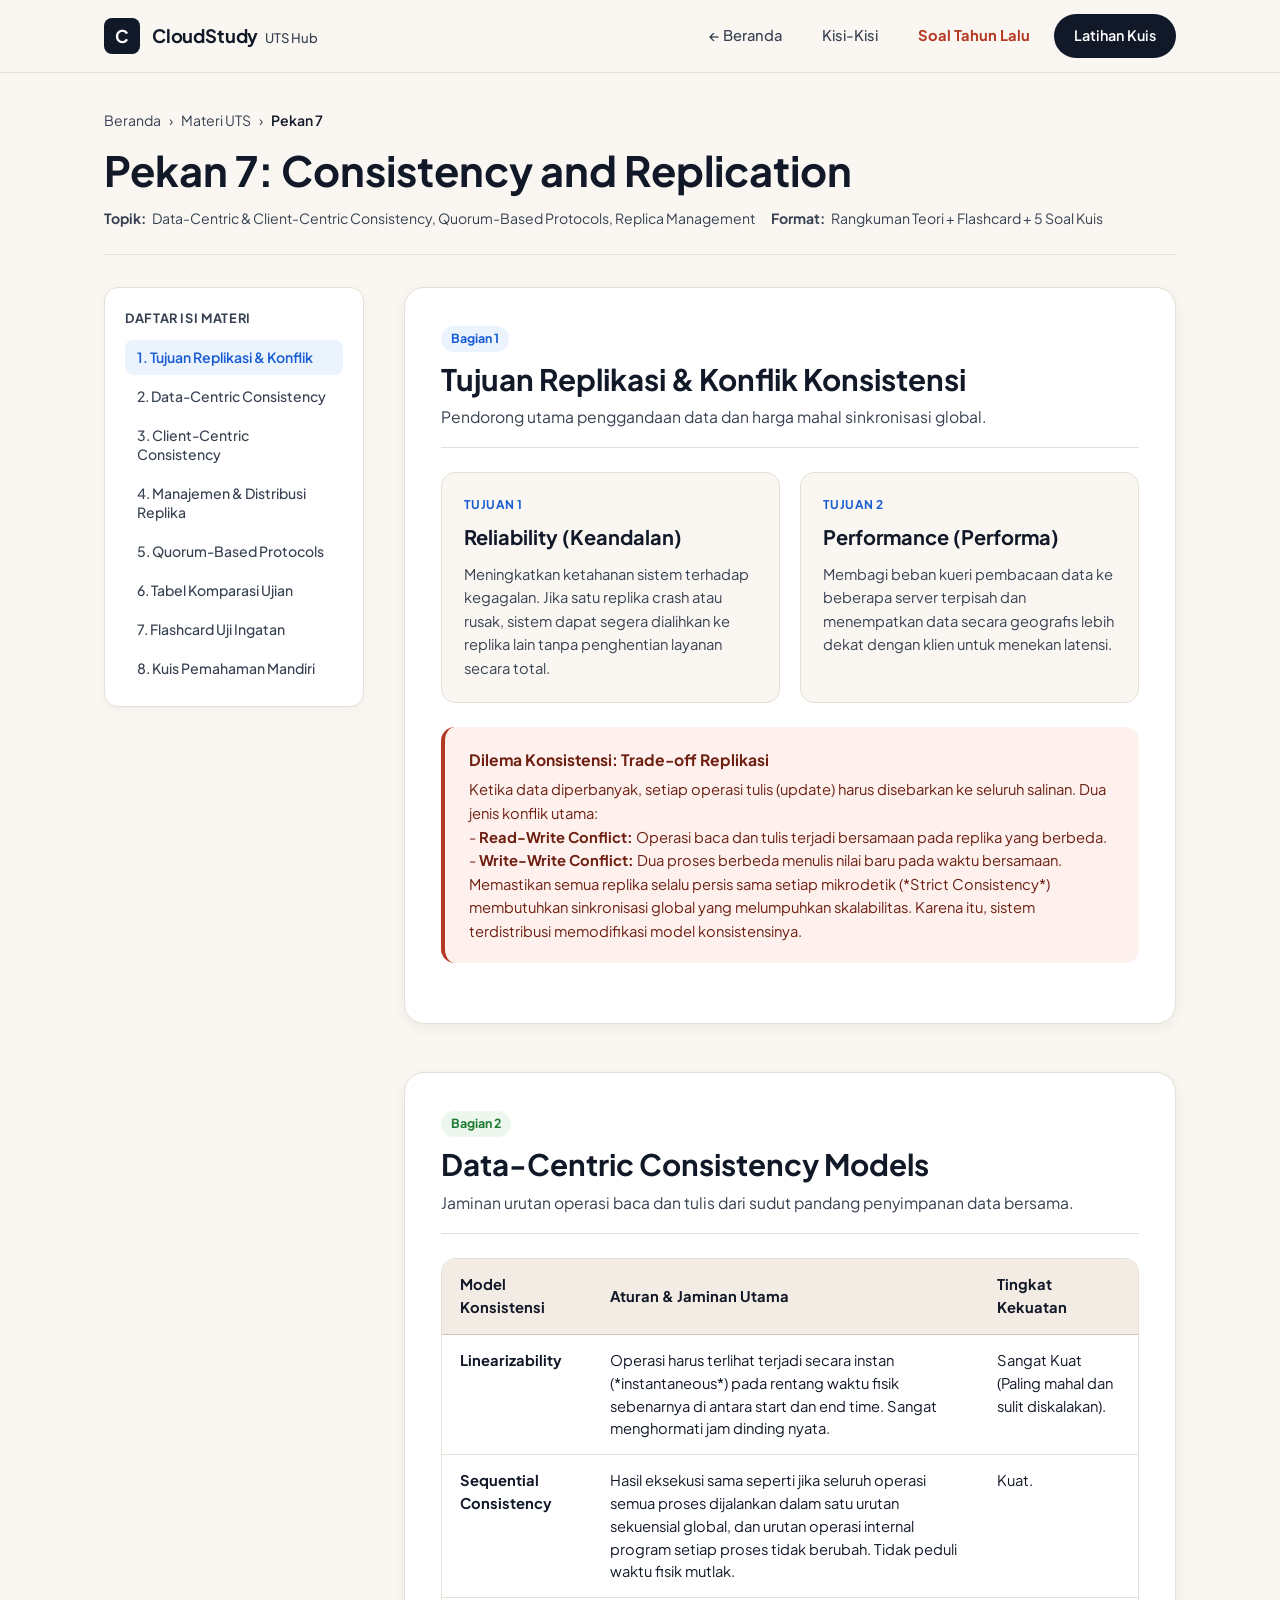
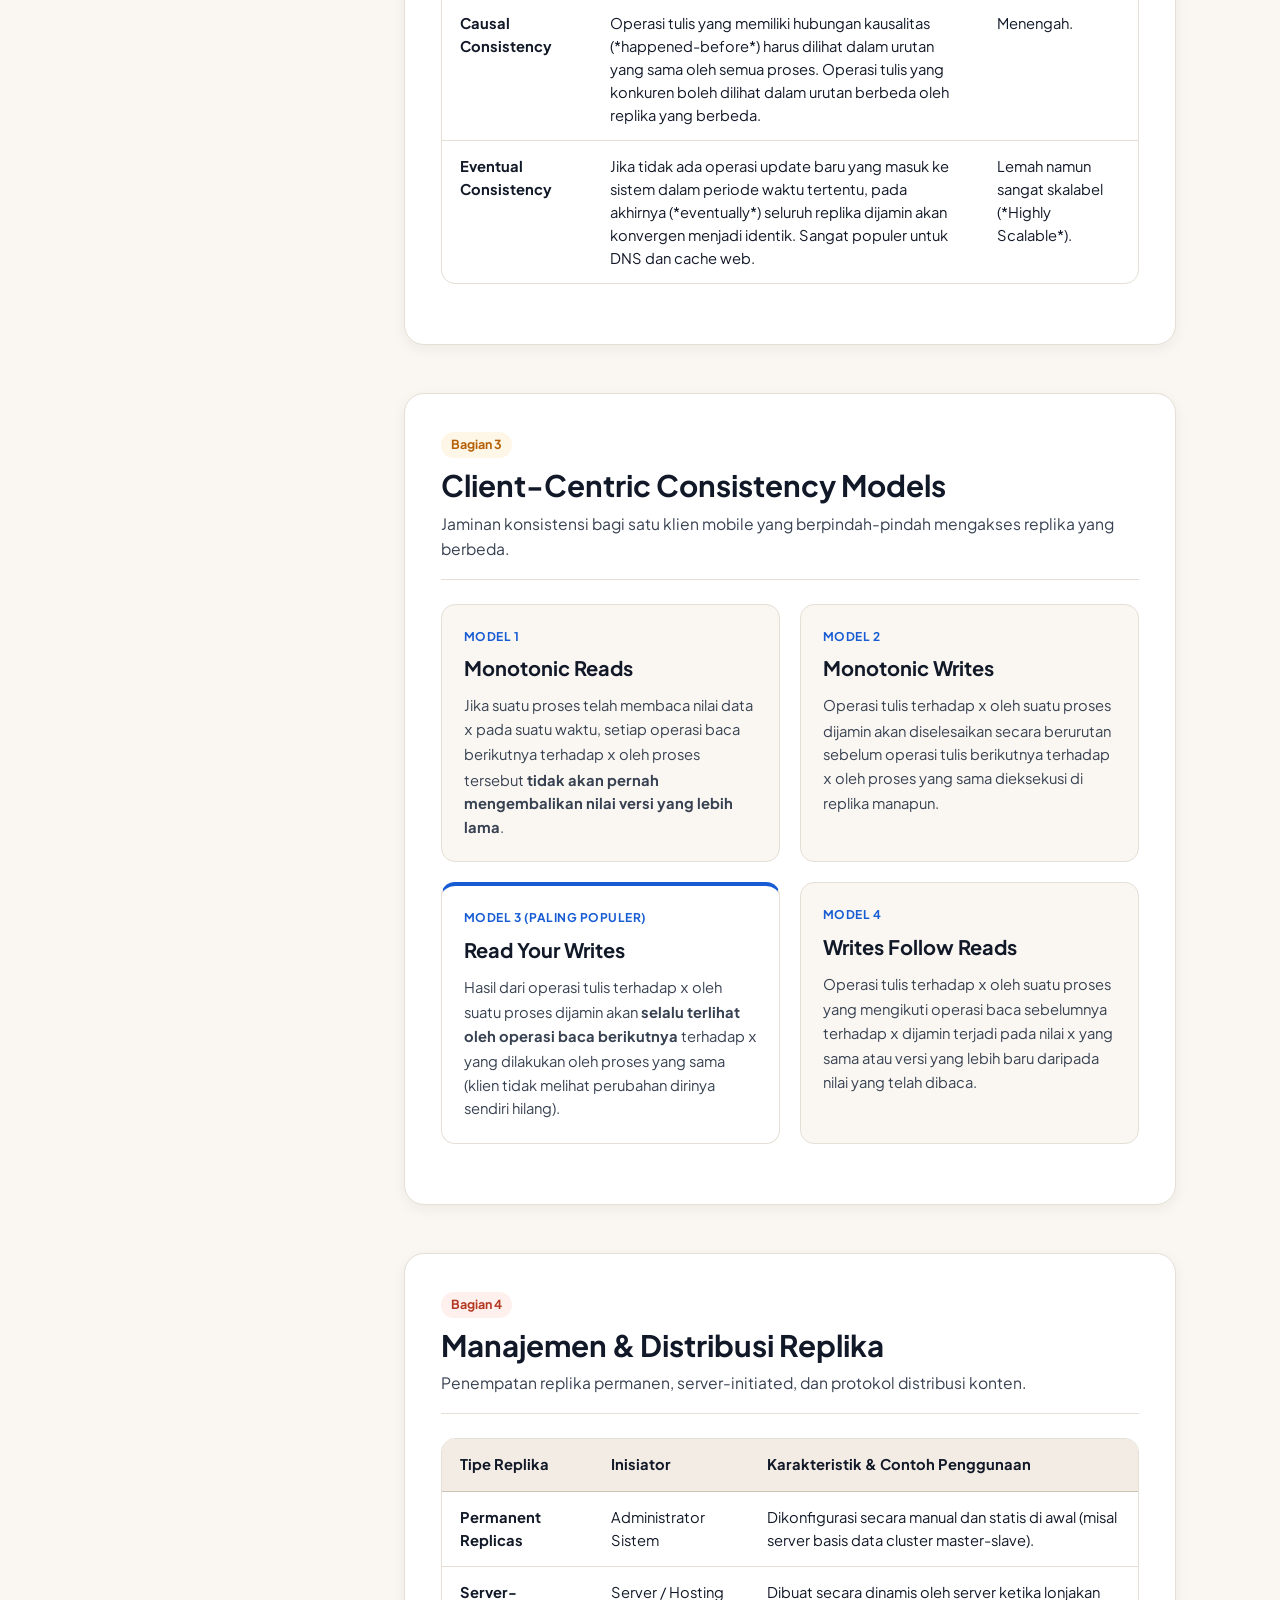
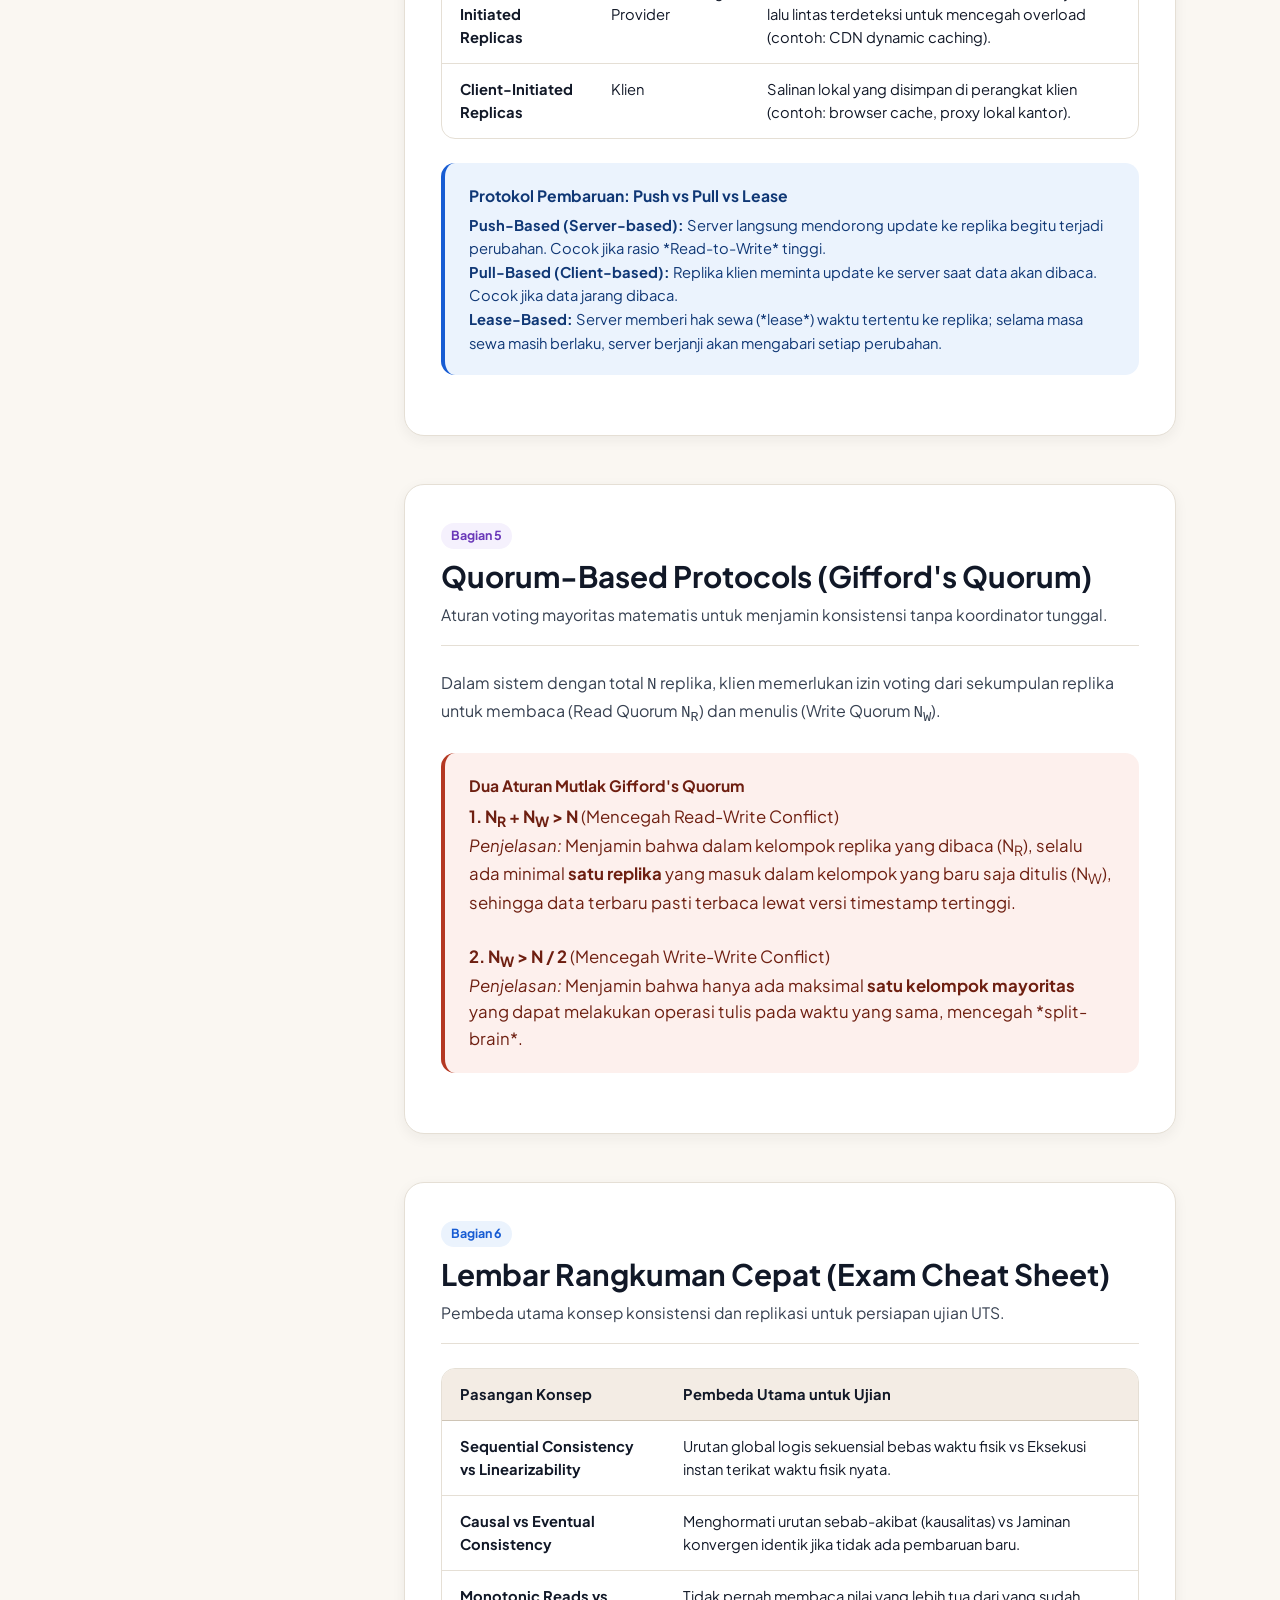
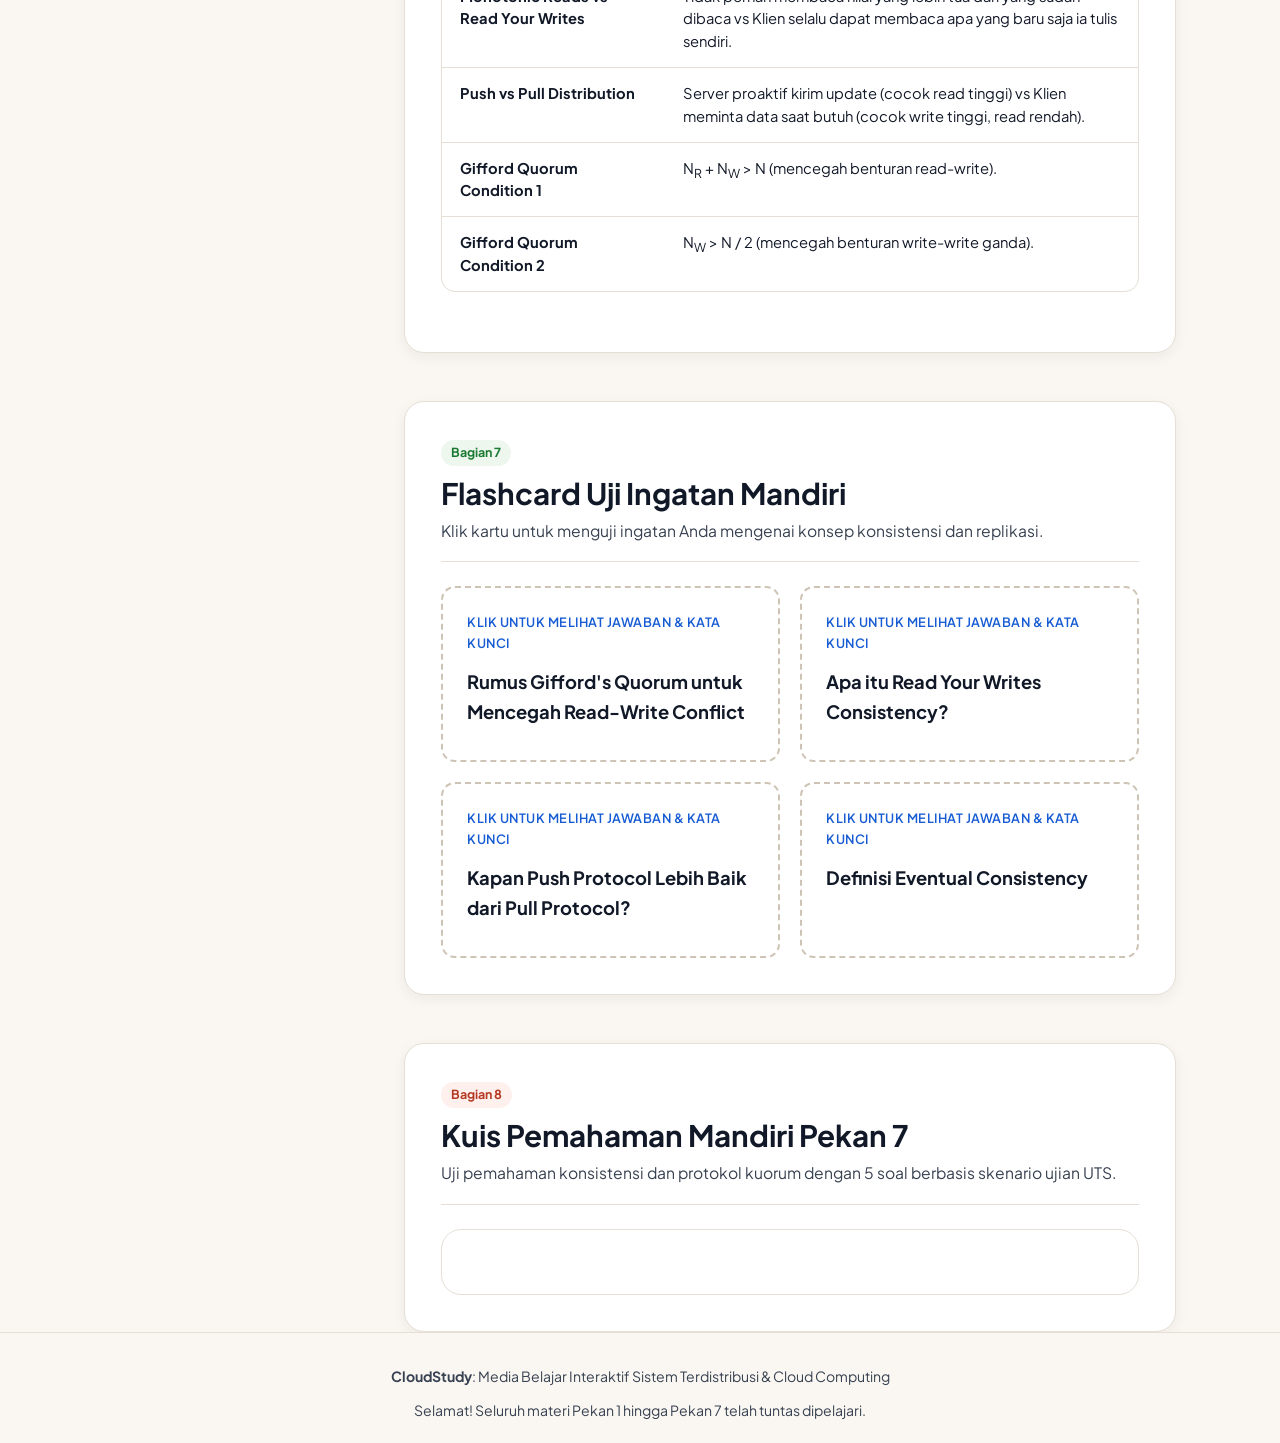
<file: pekan7.html>
<!DOCTYPE html>
<html lang="id">
<head>
  <meta charset="UTF-8">
  <meta name="viewport" content="width=device-width, initial-scale=1.0">
  <title>Pekan 7: Consistency and Replication | CloudStudy</title>
  
  <!-- Typography: Modern Ultra-Legible Sans-Serif (Plus Jakarta Sans) -->
  <link rel="preconnect" href="https://fonts.googleapis.com">
  <link rel="preconnect" href="https://fonts.gstatic.com" crossorigin>
  <link href="https://fonts.googleapis.com/css2?family=Plus+Jakarta+Sans:wght@400;500;600;700;800&display=swap" rel="stylesheet">
  
  <!-- Styling -->
  <link rel="stylesheet" href="css/style.css">
</head>
<body>

  <!-- Site Navigation Header -->
  <header class="site-header">
    <div class="container header-inner">
      <a href="index.html" class="brand" aria-label="CloudStudy Beranda">
        <div class="brand-badge" aria-hidden="true">C</div>
        <div>
          <span class="brand-text">CloudStudy</span>
          <span class="brand-sub">UTS Hub</span>
        </div>
      </a>

      <nav aria-label="Navigasi Utama">
        <ul class="nav-links">
          <li><a href="index.html" class="nav-link">&larr; Beranda</a></li>
          <li><a href="kisi_kisi.html" class="nav-link">Kisi-Kisi</a></li>
          <li><a href="soal_tahun_lalu.html" class="nav-link" style="color: var(--accent-coral-text); font-weight: 700;">Soal Tahun Lalu</a></li>
          <li><a href="#kuis" class="nav-cta">Latihan Kuis</a></li>
        </ul>
      </nav>
    </div>
  </header>

  <!-- Module Header -->
  <div class="container">
    <div class="module-header">
      <nav class="breadcrumbs" aria-label="Breadcrumb">
        <a href="index.html">Beranda</a>
        <span aria-hidden="true">&rsaquo;</span>
        <a href="index.html#kurikulum">Materi UTS</a>
        <span aria-hidden="true">&rsaquo;</span>
        <span style="color: var(--text-main); font-weight: 600;">Pekan 7</span>
      </nav>

      <h1 class="module-title">Pekan 7: Consistency and Replication</h1>
      
      <div class="module-meta">
        <span class="meta-pill">
          <strong>Topik:</strong> Data-Centric & Client-Centric Consistency, Quorum-Based Protocols, Replica Management
        </span>
        <span class="meta-pill">
          <strong>Format:</strong> Rangkuman Teori + Flashcard + 5 Soal Kuis
        </span>
      </div>
    </div>
  </div>

  <!-- Main Content Layout (Sticky Nav + Content) -->
  <div class="container module-layout">
    
    <!-- Sticky Table of Contents -->
    <aside class="sticky-nav" aria-label="Daftar Isi Modul">
      <p class="nav-title">Daftar Isi Materi</p>
      <ul class="toc-list">
        <li><a href="#tujuan-replikasi" class="toc-link">1. Tujuan Replikasi & Konflik</a></li>
        <li><a href="#data-centric" class="toc-link">2. Data-Centric Consistency</a></li>
        <li><a href="#client-centric" class="toc-link">3. Client-Centric Consistency</a></li>
        <li><a href="#manajemen-replika" class="toc-link">4. Manajemen & Distribusi Replika</a></li>
        <li><a href="#protokol-konsistensi" class="toc-link">5. Quorum-Based Protocols</a></li>
        <li><a href="#cheat-sheet" class="toc-link">6. Tabel Komparasi Ujian</a></li>
        <li><a href="#flashcards" class="toc-link">7. Flashcard Uji Ingatan</a></li>
        <li><a href="#kuis" class="toc-link">8. Kuis Pemahaman Mandiri</a></li>
      </ul>
    </aside>

    <!-- Content Sections -->
    <main class="content-area">
      
      <!-- Section 1: Tujuan Replikasi & Konflik -->
      <section id="tujuan-replikasi" class="content-section" aria-labelledby="heading-tujuan-rep">
        <div class="section-head">
          <span class="section-badge" style="background: var(--accent-blue-bg); color: var(--accent-blue-text);">Bagian 1</span>
          <h2 id="heading-tujuan-rep" class="section-title">Tujuan Replikasi & Konflik Konsistensi</h2>
          <p class="section-desc">Pendorong utama penggandaan data dan harga mahal sinkronisasi global.</p>
        </div>

        <div class="concept-grid">
          <div class="concept-card">
            <div class="concept-tag">Tujuan 1</div>
            <h4 class="concept-name">Reliability (Keandalan)</h4>
            <p class="concept-body">
              Meningkatkan ketahanan sistem terhadap kegagalan. Jika satu replika crash atau rusak, sistem dapat segera dialihkan ke replika lain tanpa penghentian layanan secara total.
            </p>
          </div>

          <div class="concept-card">
            <div class="concept-tag">Tujuan 2</div>
            <h4 class="concept-name">Performance (Performa)</h4>
            <p class="concept-body">
              Membagi beban kueri pembacaan data ke beberapa server terpisah dan menempatkan data secara geografis lebih dekat dengan klien untuk menekan latensi.
            </p>
          </div>
        </div>

        <div class="callout callout-coral">
          <div class="callout-title">Dilema Konsistensi: Trade-off Replikasi</div>
          <p class="callout-text">
            Ketika data diperbanyak, setiap operasi tulis (update) harus disebarkan ke seluruh salinan. Dua jenis konflik utama:<br>
            - <strong>Read-Write Conflict:</strong> Operasi baca dan tulis terjadi bersamaan pada replika yang berbeda.<br>
            - <strong>Write-Write Conflict:</strong> Dua proses berbeda menulis nilai baru pada waktu bersamaan.<br>
            Memastikan semua replika selalu persis sama setiap mikrodetik (*Strict Consistency*) membutuhkan sinkronisasi global yang melumpuhkan skalabilitas. Karena itu, sistem terdistribusi memodifikasi model konsistensinya.
          </p>
        </div>
      </section>

      <!-- Section 2: Data-Centric Consistency Models -->
      <section id="data-centric" class="content-section" aria-labelledby="heading-data-centric">
        <div class="section-head">
          <span class="section-badge" style="background: var(--accent-green-bg); color: var(--accent-green-text);">Bagian 2</span>
          <h2 id="heading-data-centric" class="section-title">Data-Centric Consistency Models</h2>
          <p class="section-desc">Jaminan urutan operasi baca dan tulis dari sudut pandang penyimpanan data bersama.</p>
        </div>

        <div class="table-responsive">
          <table class="comp-table">
            <thead>
              <tr>
                <th scope="col">Model Konsistensi</th>
                <th scope="col">Aturan & Jaminan Utama</th>
                <th scope="col">Tingkat Kekuatan</th>
              </tr>
            </thead>
            <tbody>
              <tr>
                <td><strong>Linearizability</strong></td>
                <td>Operasi harus terlihat terjadi secara instan (*instantaneous*) pada rentang waktu fisik sebenarnya di antara start dan end time. Sangat menghormati jam dinding nyata.</td>
                <td>Sangat Kuat (Paling mahal dan sulit diskalakan).</td>
              </tr>
              <tr>
                <td><strong>Sequential Consistency</strong></td>
                <td>Hasil eksekusi sama seperti jika seluruh operasi semua proses dijalankan dalam satu urutan sekuensial global, dan urutan operasi internal program setiap proses tidak berubah. Tidak peduli waktu fisik mutlak.</td>
                <td>Kuat.</td>
              </tr>
              <tr>
                <td><strong>Causal Consistency</strong></td>
                <td>Operasi tulis yang memiliki hubungan kausalitas (*happened-before*) harus dilihat dalam urutan yang sama oleh semua proses. Operasi tulis yang konkuren boleh dilihat dalam urutan berbeda oleh replika yang berbeda.</td>
                <td>Menengah.</td>
              </tr>
              <tr>
                <td><strong>Eventual Consistency</strong></td>
                <td>Jika tidak ada operasi update baru yang masuk ke sistem dalam periode waktu tertentu, pada akhirnya (*eventually*) seluruh replika dijamin akan konvergen menjadi identik. Sangat populer untuk DNS dan cache web.</td>
                <td>Lemah namun sangat skalabel (*Highly Scalable*).</td>
              </tr>
            </tbody>
          </table>
        </div>
      </section>

      <!-- Section 3: Client-Centric Consistency Models -->
      <section id="client-centric" class="content-section" aria-labelledby="heading-client-centric">
        <div class="section-head">
          <span class="section-badge" style="background: var(--accent-amber-bg); color: var(--accent-amber-text);">Bagian 3</span>
          <h2 id="heading-client-centric" class="section-title">Client-Centric Consistency Models</h2>
          <p class="section-desc">Jaminan konsistensi bagi satu klien mobile yang berpindah-pindah mengakses replika yang berbeda.</p>
        </div>

        <div class="concept-grid">
          <div class="concept-card">
            <div class="concept-tag">Model 1</div>
            <h4 class="concept-name">Monotonic Reads</h4>
            <p class="concept-body">
              Jika suatu proses telah membaca nilai data <code>x</code> pada suatu waktu, setiap operasi baca berikutnya terhadap <code>x</code> oleh proses tersebut <strong>tidak akan pernah mengembalikan nilai versi yang lebih lama</strong>.
            </p>
          </div>

          <div class="concept-card">
            <div class="concept-tag">Model 2</div>
            <h4 class="concept-name">Monotonic Writes</h4>
            <p class="concept-body">
              Operasi tulis terhadap <code>x</code> oleh suatu proses dijamin akan diselesaikan secara berurutan sebelum operasi tulis berikutnya terhadap <code>x</code> oleh proses yang sama dieksekusi di replika manapun.
            </p>
          </div>

          <div class="concept-card highlight">
            <div class="concept-tag">Model 3 (Paling Populer)</div>
            <h4 class="concept-name">Read Your Writes</h4>
            <p class="concept-body">
              Hasil dari operasi tulis terhadap <code>x</code> oleh suatu proses dijamin akan <strong>selalu terlihat oleh operasi baca berikutnya</strong> terhadap <code>x</code> yang dilakukan oleh proses yang sama (klien tidak melihat perubahan dirinya sendiri hilang).
            </p>
          </div>

          <div class="concept-card">
            <div class="concept-tag">Model 4</div>
            <h4 class="concept-name">Writes Follow Reads</h4>
            <p class="concept-body">
              Operasi tulis terhadap <code>x</code> oleh suatu proses yang mengikuti operasi baca sebelumnya terhadap <code>x</code> dijamin terjadi pada nilai <code>x</code> yang sama atau versi yang lebih baru daripada nilai yang telah dibaca.
            </p>
          </div>
        </div>
      </section>

      <!-- Section 4: Manajemen Replika -->
      <section id="manajemen-replika" class="content-section" aria-labelledby="heading-replika-mgmt">
        <div class="section-head">
          <span class="section-badge" style="background: var(--accent-coral-bg); color: var(--accent-coral-text);">Bagian 4</span>
          <h2 id="heading-replika-mgmt" class="section-title">Manajemen & Distribusi Replika</h2>
          <p class="section-desc">Penempatan replika permanen, server-initiated, dan protokol distribusi konten.</p>
        </div>

        <div class="table-responsive">
          <table class="comp-table">
            <thead>
              <tr>
                <th scope="col">Tipe Replika</th>
                <th scope="col">Inisiator</th>
                <th scope="col">Karakteristik & Contoh Penggunaan</th>
              </tr>
            </thead>
            <tbody>
              <tr>
                <td><strong>Permanent Replicas</strong></td>
                <td>Administrator Sistem</td>
                <td>Dikonfigurasi secara manual dan statis di awal (misal server basis data cluster master-slave).</td>
              </tr>
              <tr>
                <td><strong>Server-Initiated Replicas</strong></td>
                <td>Server / Hosting Provider</td>
                <td>Dibuat secara dinamis oleh server ketika lonjakan lalu lintas terdeteksi untuk mencegah overload (contoh: CDN dynamic caching).</td>
              </tr>
              <tr>
                <td><strong>Client-Initiated Replicas</strong></td>
                <td>Klien</td>
                <td>Salinan lokal yang disimpan di perangkat klien (contoh: browser cache, proxy lokal kantor).</td>
              </tr>
            </tbody>
          </table>
        </div>

        <div class="callout callout-blue">
          <div class="callout-title">Protokol Pembaruan: Push vs Pull vs Lease</div>
          <p class="callout-text">
            <strong>Push-Based (Server-based):</strong> Server langsung mendorong update ke replika begitu terjadi perubahan. Cocok jika rasio *Read-to-Write* tinggi.<br>
            <strong>Pull-Based (Client-based):</strong> Replika klien meminta update ke server saat data akan dibaca. Cocok jika data jarang dibaca.<br>
            <strong>Lease-Based:</strong> Server memberi hak sewa (*lease*) waktu tertentu ke replika; selama masa sewa masih berlaku, server berjanji akan mengabari setiap perubahan.
          </p>
        </div>
      </section>

      <!-- Section 5: Quorum-Based Protocols -->
      <section id="protokol-konsistensi" class="content-section" aria-labelledby="heading-quorum">
        <div class="section-head">
          <span class="section-badge" style="background: var(--accent-purple-bg); color: var(--accent-purple-text);">Bagian 5</span>
          <h2 id="heading-quorum" class="section-title">Quorum-Based Protocols (Gifford's Quorum)</h2>
          <p class="section-desc">Aturan voting mayoritas matematis untuk menjamin konsistensi tanpa koordinator tunggal.</p>
        </div>

        <p style="color: var(--text-muted); line-height: 1.6; margin-bottom: 20px;">
          Dalam sistem dengan total <code>N</code> replika, klien memerlukan izin voting dari sekumpulan replika untuk membaca (Read Quorum <code>N<sub>R</sub></code>) dan menulis (Write Quorum <code>N<sub>W</sub></code>).
        </p>

        <div class="callout callout-coral">
          <div class="callout-title">Dua Aturan Mutlak Gifford's Quorum</div>
          <p class="callout-text" style="font-size: 1.05rem;">
            <strong>1. N<sub>R</sub> + N<sub>W</sub> &gt; N</strong> (Mencegah Read-Write Conflict)<br>
            <em>Penjelasan:</em> Menjamin bahwa dalam kelompok replika yang dibaca (N<sub>R</sub>), selalu ada minimal <strong>satu replika</strong> yang masuk dalam kelompok yang baru saja ditulis (N<sub>W</sub>), sehingga data terbaru pasti terbaca lewat versi timestamp tertinggi.<br><br>
            <strong>2. N<sub>W</sub> &gt; N / 2</strong> (Mencegah Write-Write Conflict)<br>
            <em>Penjelasan:</em> Menjamin bahwa hanya ada maksimal <strong>satu kelompok mayoritas</strong> yang dapat melakukan operasi tulis pada waktu yang sama, mencegah *split-brain*.
          </p>
        </div>
      </section>

      <!-- Section 6: Cheat Sheet Ujian Pekan 7 -->
      <section id="cheat-sheet" class="content-section" aria-labelledby="heading-cheat">
        <div class="section-head">
          <span class="section-badge" style="background: var(--accent-blue-bg); color: var(--accent-blue-text);">Bagian 6</span>
          <h2 id="heading-cheat" class="section-title">Lembar Rangkuman Cepat (Exam Cheat Sheet)</h2>
          <p class="section-desc">Pembeda utama konsep konsistensi dan replikasi untuk persiapan ujian UTS.</p>
        </div>

        <div class="table-responsive">
          <table class="comp-table">
            <thead>
              <tr>
                <th scope="col">Pasangan Konsep</th>
                <th scope="col">Pembeda Utama untuk Ujian</th>
              </tr>
            </thead>
            <tbody>
              <tr>
                <td><strong>Sequential Consistency vs Linearizability</strong></td>
                <td>Urutan global logis sekuensial bebas waktu fisik vs Eksekusi instan terikat waktu fisik nyata.</td>
              </tr>
              <tr>
                <td><strong>Causal vs Eventual Consistency</strong></td>
                <td>Menghormati urutan sebab-akibat (kausalitas) vs Jaminan konvergen identik jika tidak ada pembaruan baru.</td>
              </tr>
              <tr>
                <td><strong>Monotonic Reads vs Read Your Writes</strong></td>
                <td>Tidak pernah membaca nilai yang lebih tua dari yang sudah dibaca vs Klien selalu dapat membaca apa yang baru saja ia tulis sendiri.</td>
              </tr>
              <tr>
                <td><strong>Push vs Pull Distribution</strong></td>
                <td>Server proaktif kirim update (cocok read tinggi) vs Klien meminta data saat butuh (cocok write tinggi, read rendah).</td>
              </tr>
              <tr>
                <td><strong>Gifford Quorum Condition 1</strong></td>
                <td>N<sub>R</sub> + N<sub>W</sub> &gt; N (mencegah benturan read-write).</td>
              </tr>
              <tr>
                <td><strong>Gifford Quorum Condition 2</strong></td>
                <td>N<sub>W</sub> &gt; N / 2 (mencegah benturan write-write ganda).</td>
              </tr>
            </tbody>
          </table>
        </div>
      </section>

      <!-- Section 7: Flashcards -->
      <section id="flashcards" class="content-section" aria-labelledby="heading-flashcards">
        <div class="section-head">
          <span class="section-badge" style="background: var(--accent-green-bg); color: var(--accent-green-text);">Bagian 7</span>
          <h2 id="heading-flashcards" class="section-title">Flashcard Uji Ingatan Mandiri</h2>
          <p class="section-desc">Klik kartu untuk menguji ingatan Anda mengenai konsep konsistensi dan replikasi.</p>
        </div>

        <div class="flashcard-deck">
          
          <div class="flashcard" role="button" tabindex="0" aria-label="Flashcard 1">
            <p class="flashcard-tip">Klik untuk melihat jawaban & kata kunci</p>
            <h3 class="flashcard-prompt">Rumus Gifford's Quorum untuk Mencegah Read-Write Conflict</h3>
            <div class="flashcard-answer">
              <strong>N<sub>R</sub> + N<sub>W</sub> &gt; N</strong><br>
              Menjamin selalu terjadi tumpang tindih (overlap) minimal 1 replika yang memegang versi data paling baru di antara kuorum baca dan tulis.
            </div>
          </div>

          <div class="flashcard" role="button" tabindex="0" aria-label="Flashcard 2">
            <p class="flashcard-tip">Klik untuk melihat jawaban & kata kunci</p>
            <h3 class="flashcard-prompt">Apa itu Read Your Writes Consistency?</h3>
            <div class="flashcard-answer">
              Model konsistensi klien yang menjamin bahwa setelah suatu proses melakukan operasi tulis pada data <code>x</code>, operasi baca berikutnya terhadap <code>x</code> oleh proses tersebut akan selalu melihat hasil tulisannya sendiri.
            </div>
          </div>

          <div class="flashcard" role="button" tabindex="0" aria-label="Flashcard 3">
            <p class="flashcard-tip">Klik untuk melihat jawaban & kata kunci</p>
            <h3 class="flashcard-prompt">Kapan Push Protocol Lebih Baik dari Pull Protocol?</h3>
            <div class="flashcard-answer">
              Ketika <strong>Read-to-Write ratio tinggi</strong> (data sangat sering dibaca oleh banyak klien tetapi relatif jarang diperbarui), sehingga efisien bagi server untuk mendorong update sekali ke semua replika.
            </div>
          </div>

          <div class="flashcard" role="button" tabindex="0" aria-label="Flashcard 4">
            <p class="flashcard-tip">Klik untuk melihat jawaban & kata kunci</p>
            <h3 class="flashcard-prompt">Definisi Eventual Consistency</h3>
            <div class="flashcard-answer">
              Bentuk konsistensi lemah di mana jika tidak ada operasi update baru yang dilakukan dalam waktu tertentu, pada akhirnya (*eventually*) seluruh replika akan konvergen dan memiliki nilai yang persis sama.
            </div>
          </div>

        </div>
      </section>

      <!-- Section 8: Kuis Interaktif Pekan 7 -->
      <section id="kuis" class="content-section" aria-labelledby="heading-kuis">
        <div class="section-head">
          <span class="section-badge" style="background: var(--accent-coral-bg); color: var(--accent-coral-text);">Bagian 8</span>
          <h2 id="heading-kuis" class="section-title">Kuis Pemahaman Mandiri Pekan 7</h2>
          <p class="section-desc">Uji pemahaman konsistensi dan protokol kuorum dengan 5 soal berbasis skenario ujian UTS.</p>
        </div>

        <!-- Quiz Container (Driven by js/app.js) -->
        <div id="pekan7-quiz" class="quiz-box"></div>
      </section>

    </main>
  </div>

  <!-- Site Footer -->
  <footer class="site-footer">
    <div class="container footer-inner">
      <p><strong>CloudStudy</strong>: Media Belajar Interaktif Sistem Terdistribusi & Cloud Computing</p>
      <p>Selamat! Seluruh materi Pekan 1 hingga Pekan 7 telah tuntas dipelajari.</p>
    </div>
  </footer>

  <script src="js/app.js"></script>
</body>
</html>
</file>
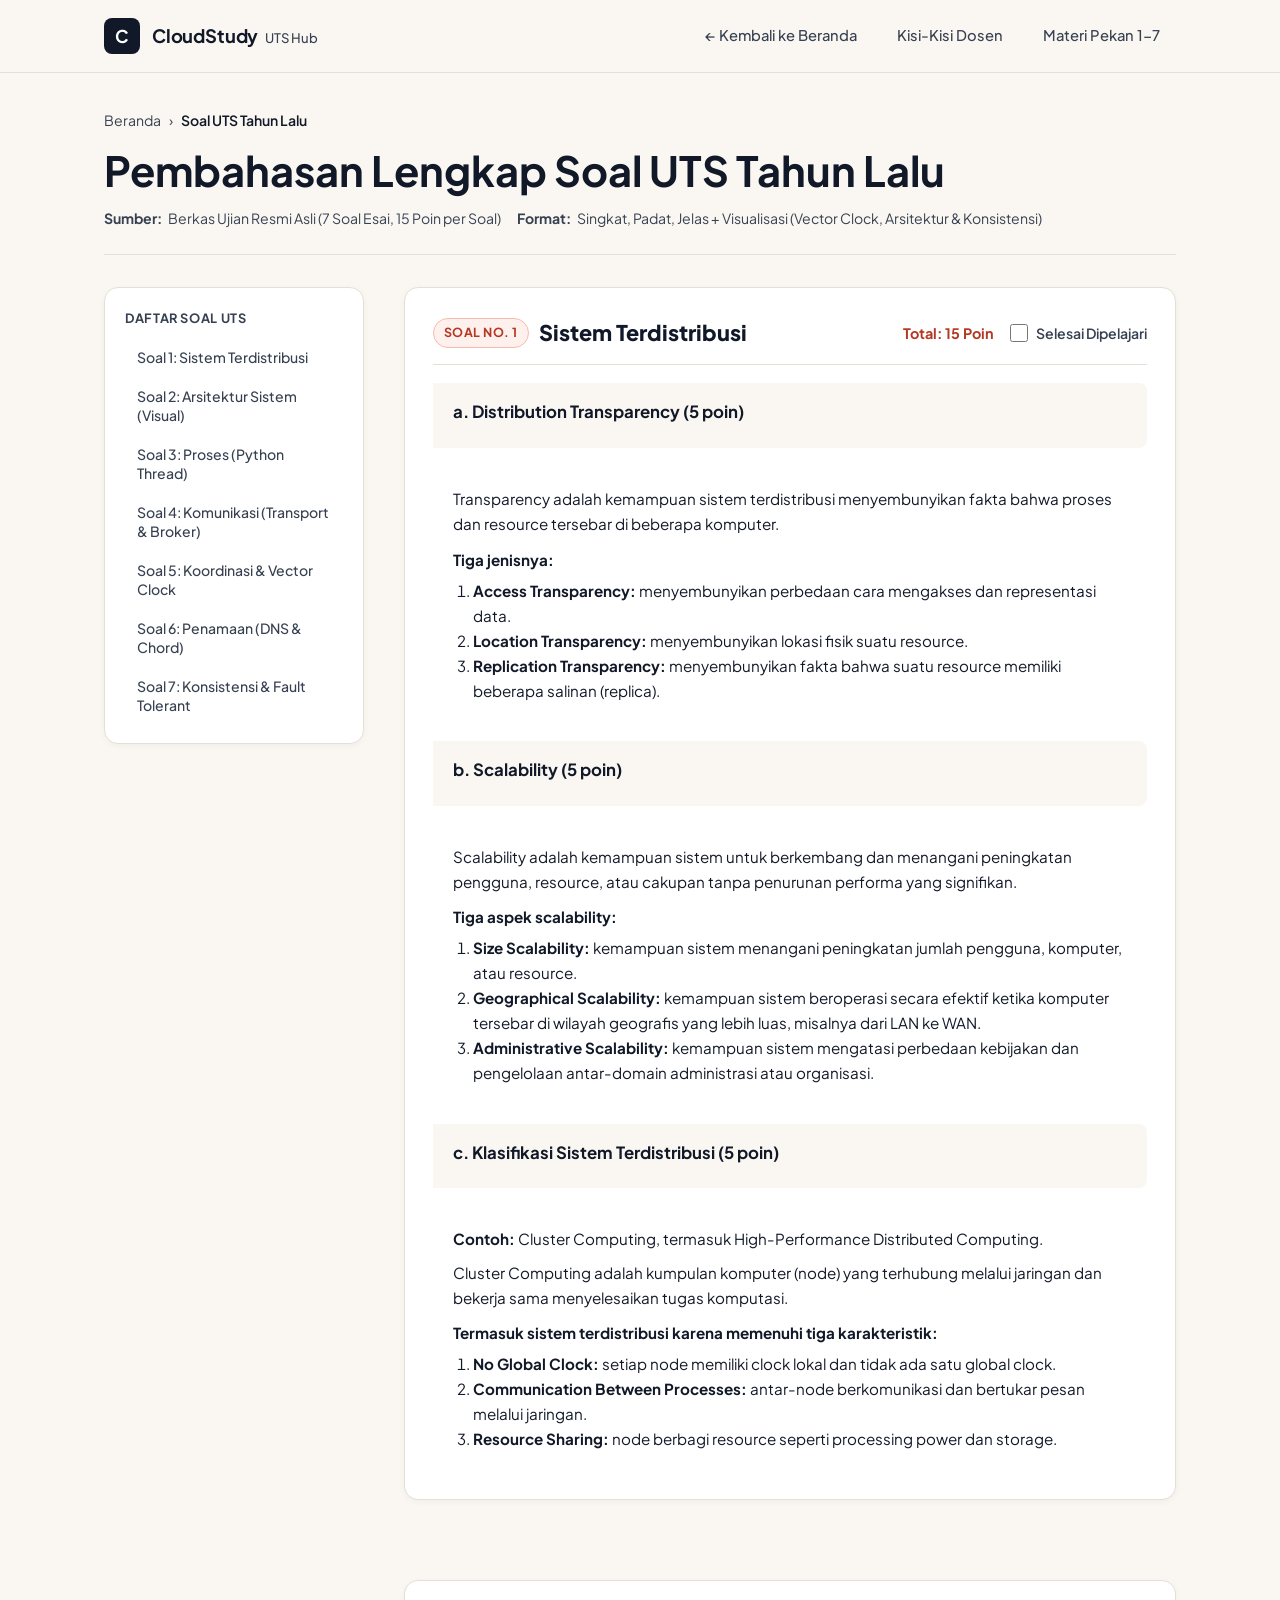
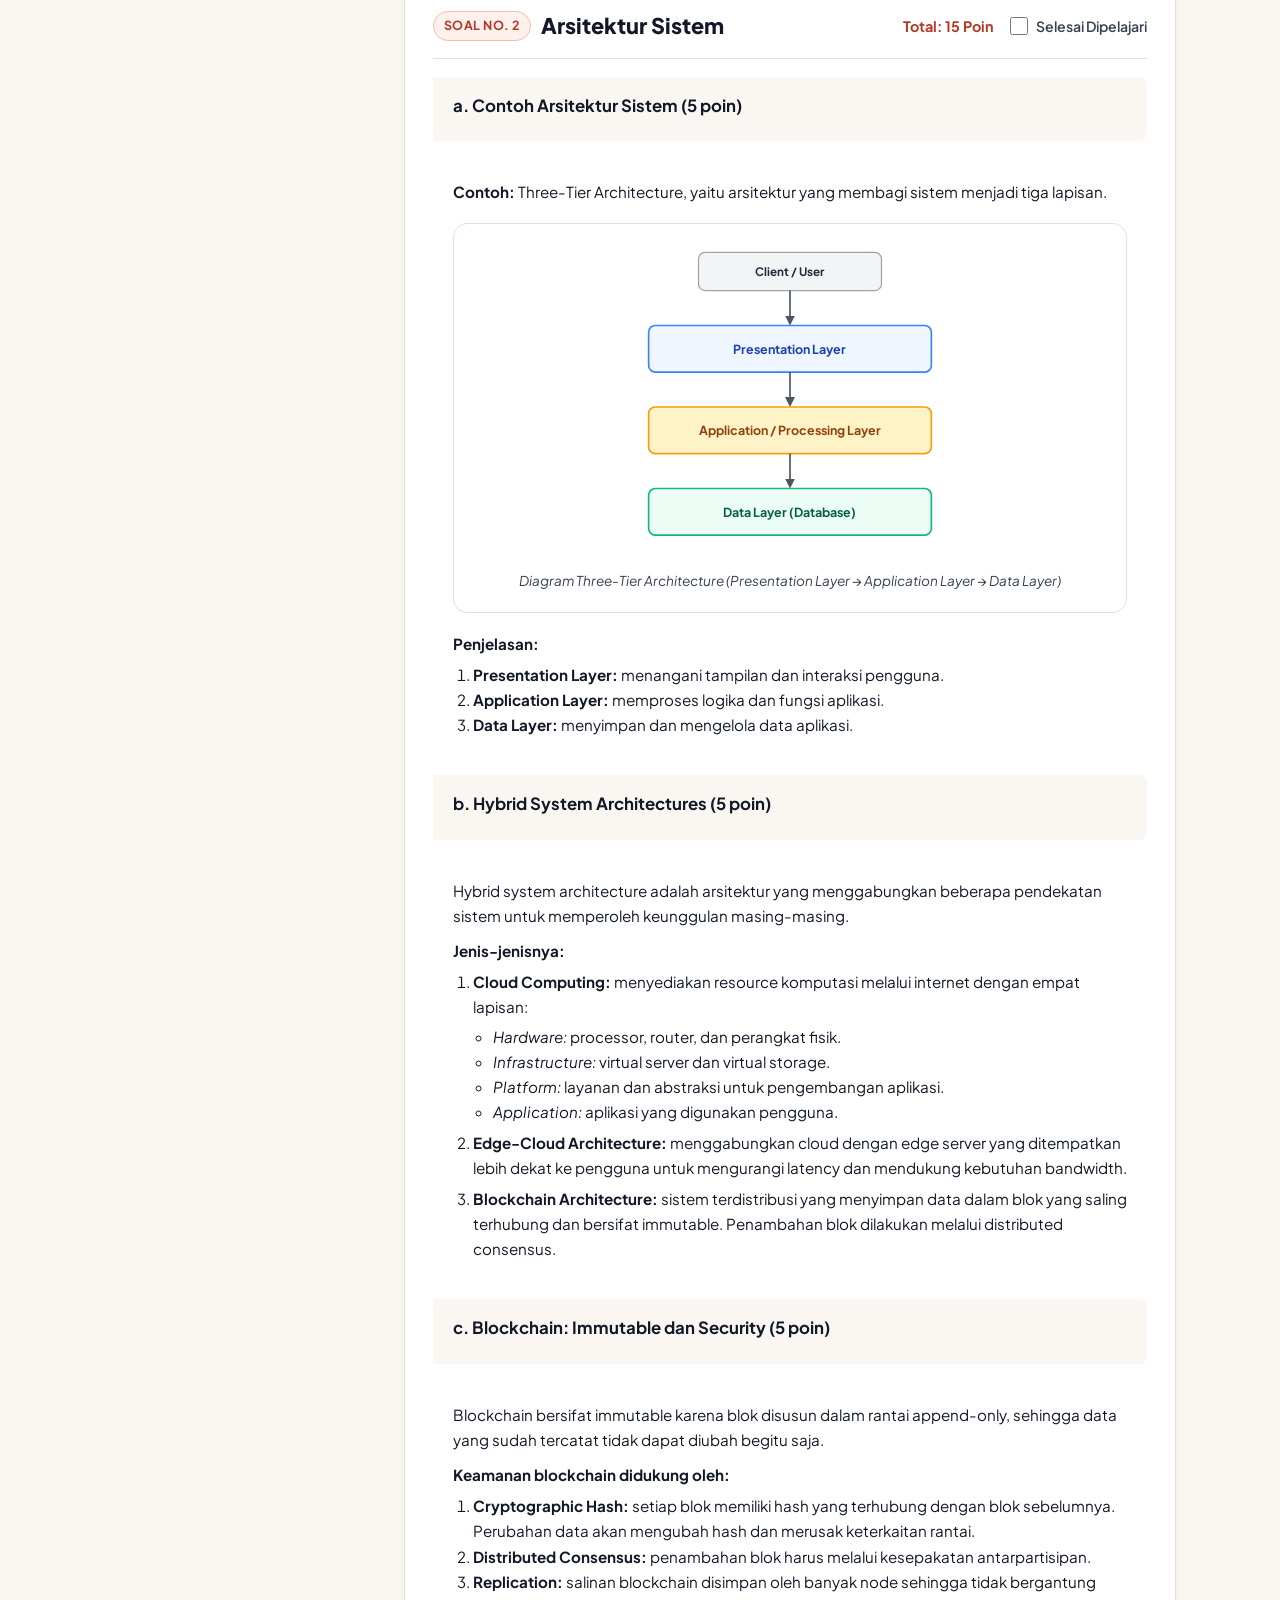
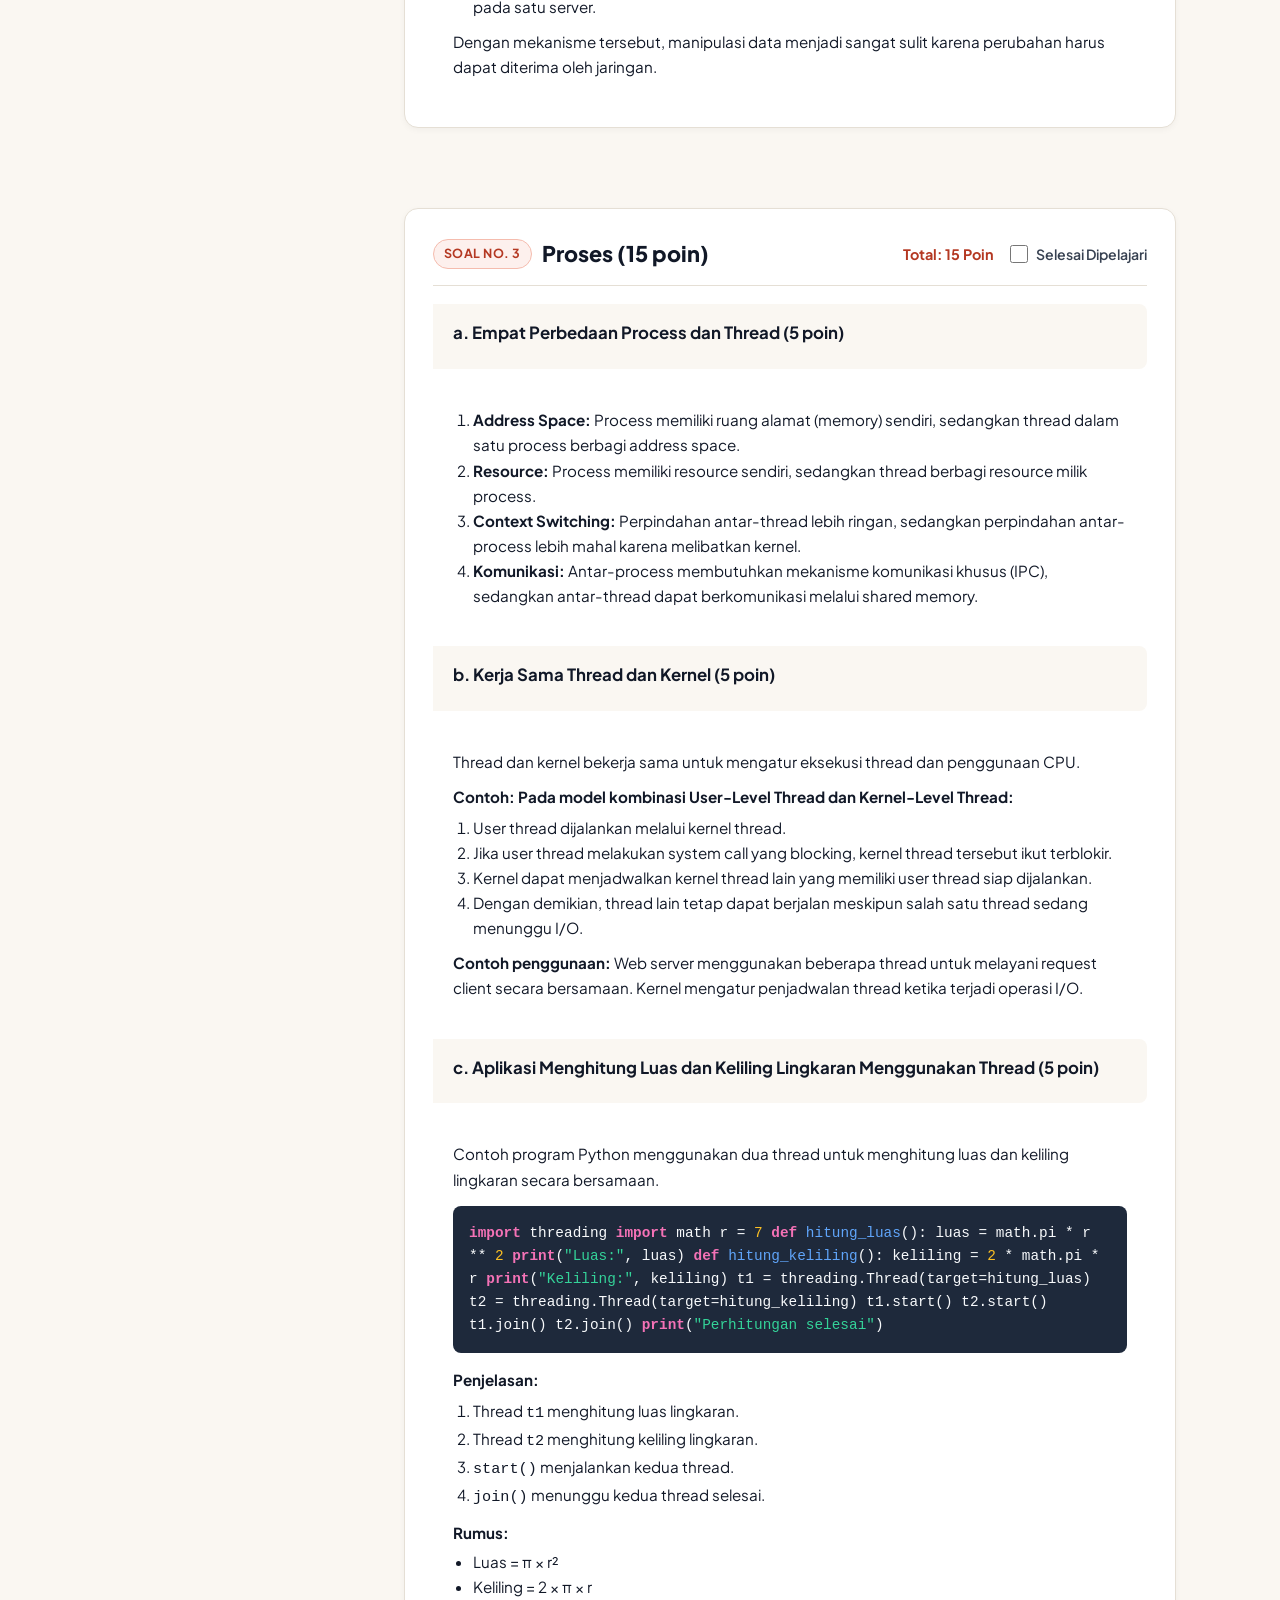
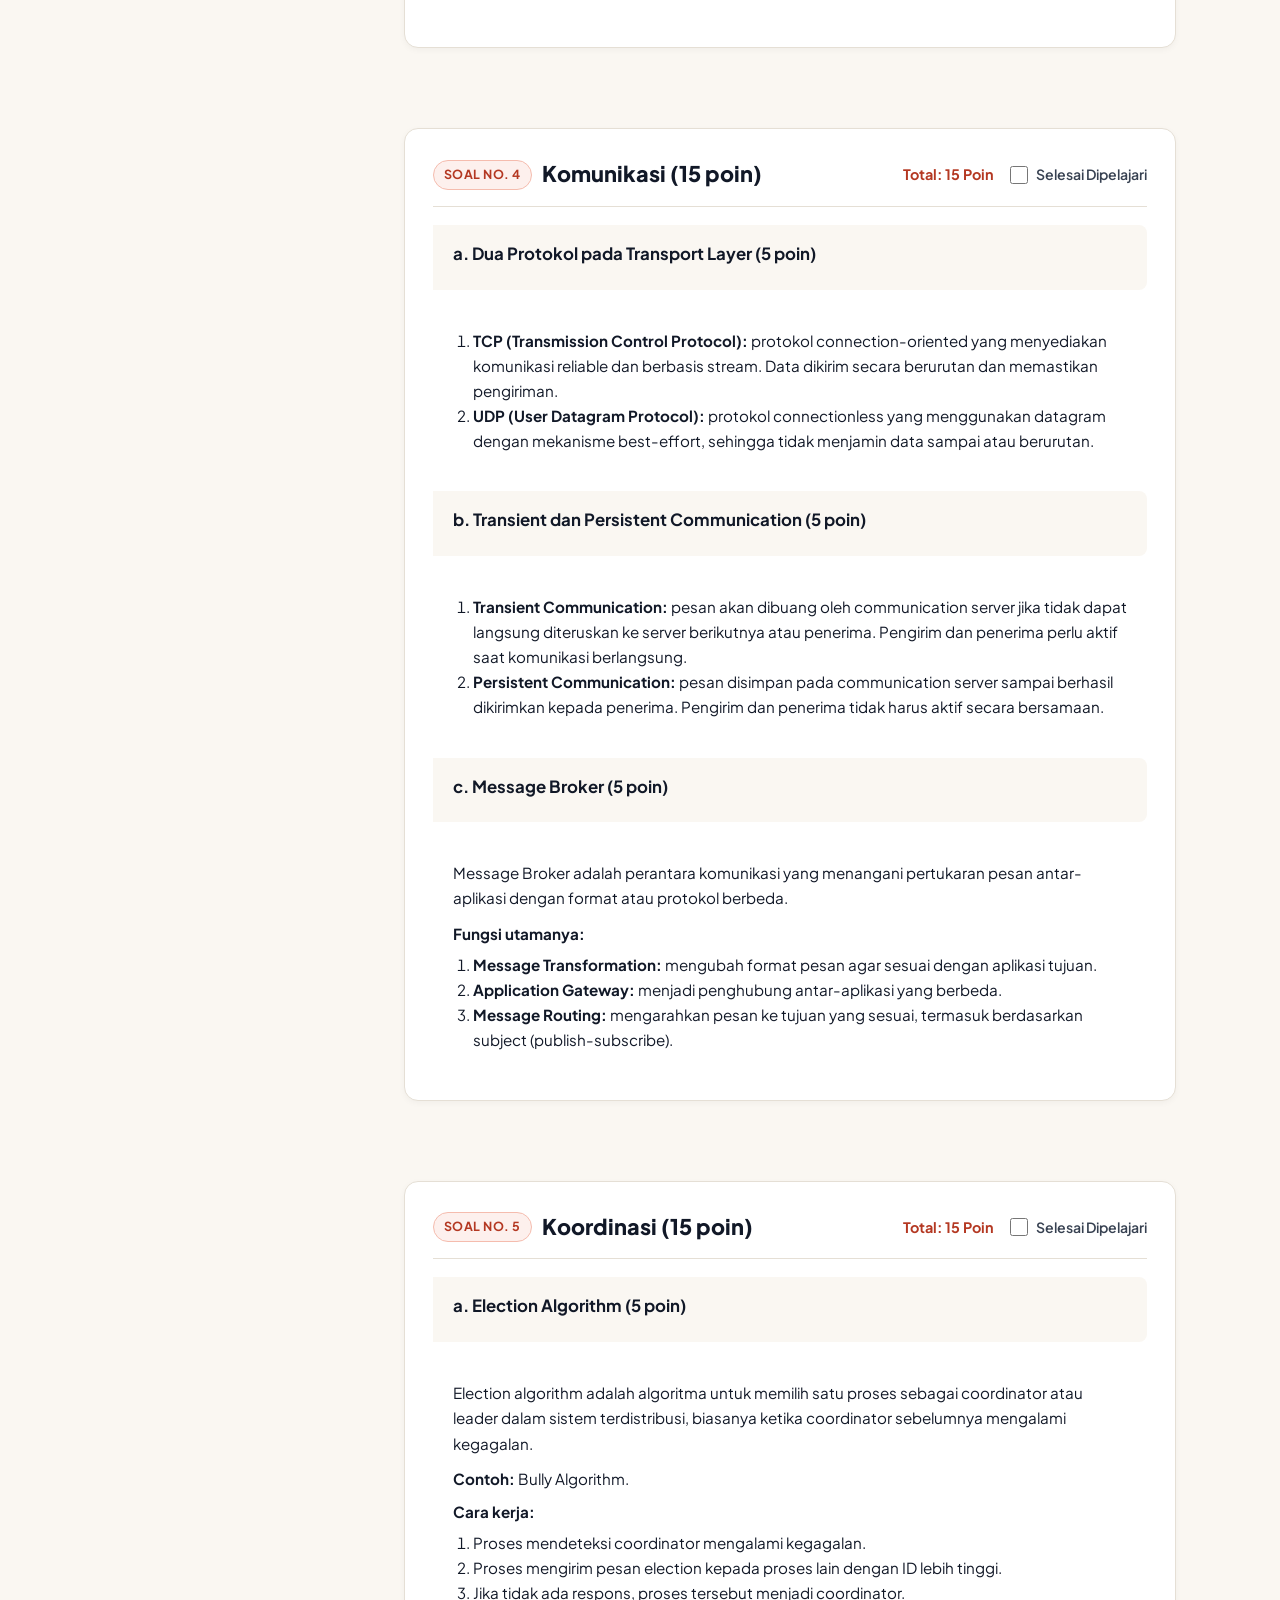
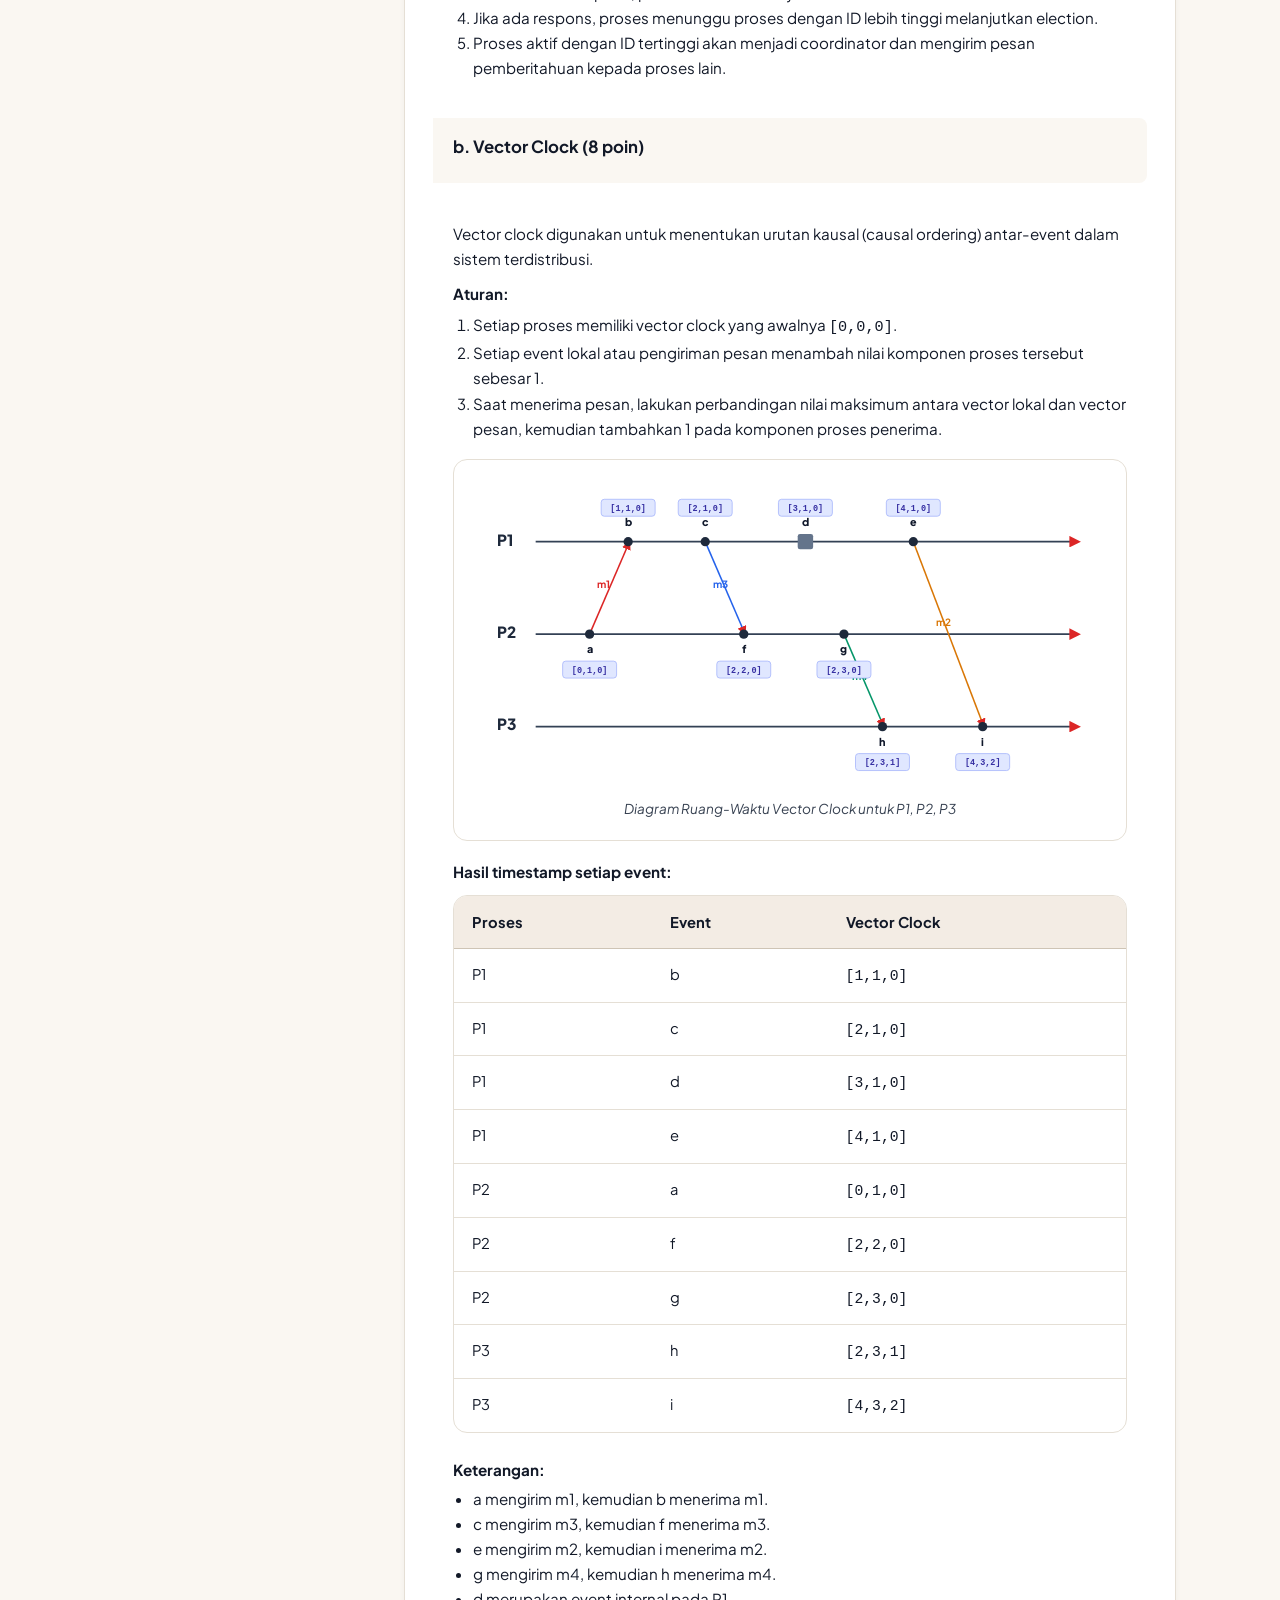
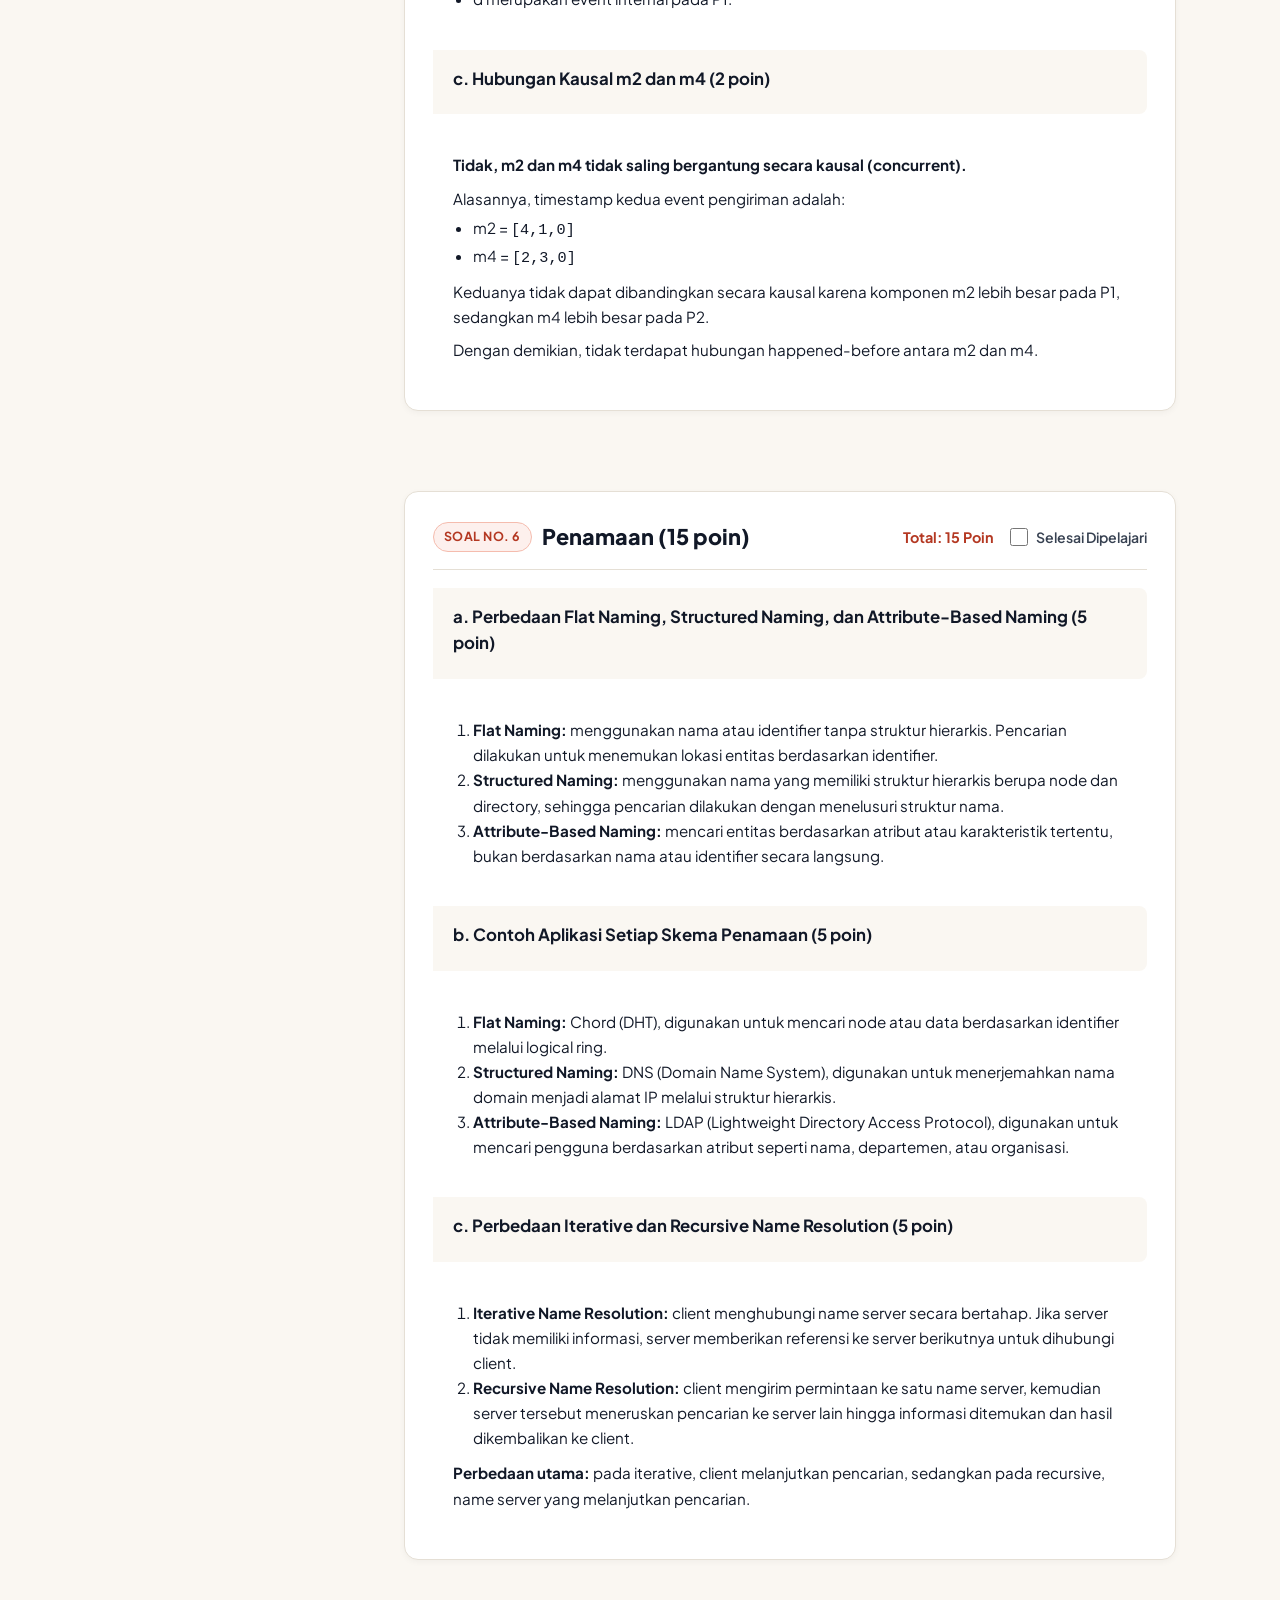
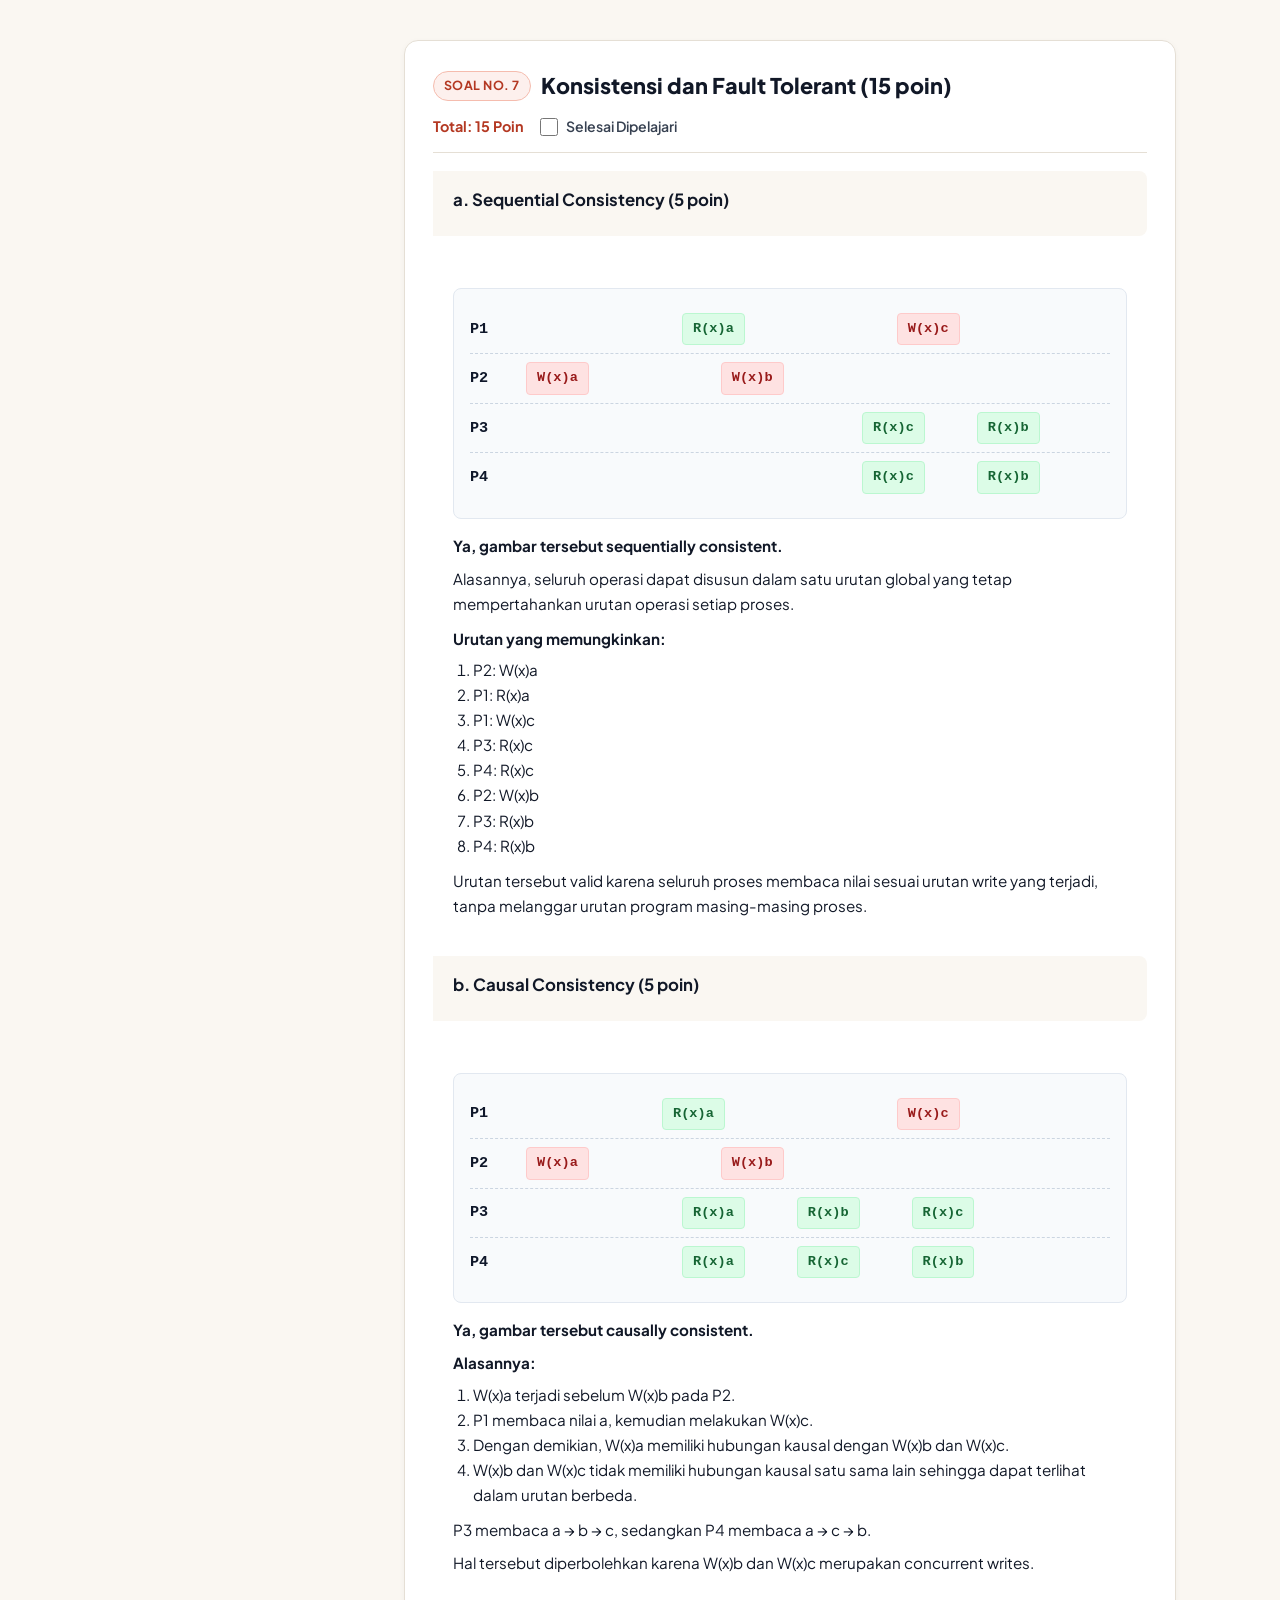
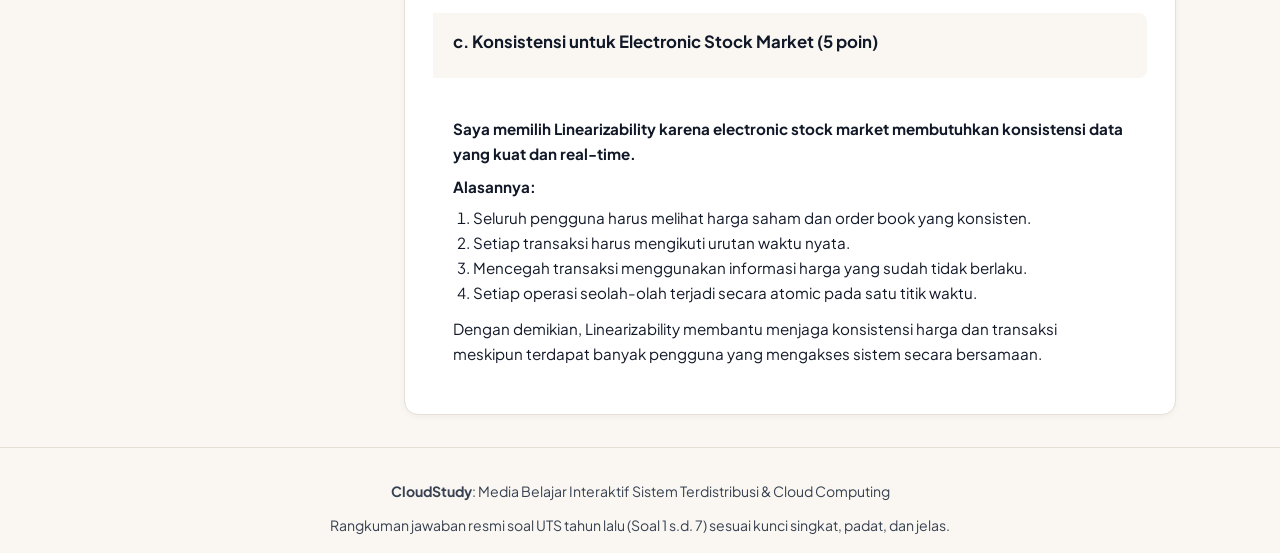
<file: soal_tahun_lalu.html>
<!DOCTYPE html>
<html lang="id">
<head>
  <meta charset="UTF-8">
  <meta name="viewport" content="width=device-width, initial-scale=1.0">
  <title>Pembahasan Soal UTS Tahun Lalu | CloudStudy</title>
  
  <!-- Typography: Modern Ultra-Legible Sans-Serif (Plus Jakarta Sans) -->
  <link rel="preconnect" href="https://fonts.googleapis.com">
  <link rel="preconnect" href="https://fonts.gstatic.com" crossorigin>
  <link href="https://fonts.googleapis.com/css2?family=Plus+Jakarta+Sans:wght@400;500;600;700;800&display=swap" rel="stylesheet">
  
  <!-- Styling -->
  <link rel="stylesheet" href="css/style.css">
  <style>
    .exam-badge {
      display: inline-flex;
      align-items: center;
      gap: 6px;
      font-size: 0.78rem;
      font-weight: 700;
      padding: 4px 10px;
      border-radius: var(--radius-pill);
      background: var(--accent-coral-bg);
      color: var(--accent-coral-text);
      border: 1px solid var(--accent-coral-border);
      text-transform: uppercase;
      letter-spacing: 0.04em;
    }

    .question-card {
      background: var(--bg-surface);
      border: 1px solid var(--border-light);
      border-radius: var(--radius-md);
      padding: 28px;
      margin-bottom: 32px;
      box-shadow: var(--shadow-subtle);
    }

    .question-header {
      display: flex;
      align-items: center;
      justify-content: space-between;
      flex-wrap: wrap;
      gap: 12px;
      margin-bottom: 16px;
      padding-bottom: 14px;
      border-bottom: 1px solid var(--border-light);
    }

    .question-number {
      font-size: 1.35rem;
      font-weight: 800;
      color: var(--text-main);
      display: flex;
      align-items: center;
      gap: 10px;
    }

    .sub-question {
      background: var(--bg-primary);
      border-left: 3px solid var(--primary-accent);
      border-radius: 0 var(--radius-sm) var(--radius-sm) 0;
      padding: 16px 20px;
      margin: 18px 0;
    }
    .sub-question-title {
      font-size: 1.05rem;
      font-weight: 700;
      color: var(--text-main);
      margin-bottom: 6px;
    }

    .answer-box {
      background: var(--bg-surface);
      border: 1px solid var(--border-medium);
      border-radius: var(--radius-sm);
      padding: 20px;
      margin-top: 14px;
      font-size: 0.95rem;
      line-height: 1.65;
      color: var(--text-main);
    }

    .diagram-container {
      background: #FFFFFF;
      border: 1px solid var(--border-light);
      border-radius: var(--radius-md);
      padding: 20px;
      margin: 18px 0;
      overflow-x: auto;
      text-align: center;
    }
    .diagram-caption {
      font-size: 0.85rem;
      color: var(--text-muted);
      margin-top: 10px;
      font-style: italic;
    }

    .vector-pill {
      display: inline-block;
      font-family: monospace;
      font-weight: 700;
      font-size: 0.88rem;
      padding: 2px 8px;
      border-radius: 4px;
      background: #E0E7FF;
      color: #3730A3;
      border: 1px solid #C7D2FE;
    }

    .code-editor-box {
      background: #1E293B;
      color: #F8FAFC;
      border-radius: var(--radius-sm);
      padding: 16px;
      font-family: Consolas, Monaco, "Courier New", monospace;
      font-size: 0.9rem;
      line-height: 1.6;
      overflow-x: auto;
      margin: 14px 0;
    }
    .code-comment { color: #94A3B8; font-style: italic; }
    .code-keyword { color: #F472B6; font-weight: 700; }
    .code-func { color: #60A5FA; }
    .code-string { color: #34D399; }
    .code-num { color: #FBBF24; }

    .timeline-track {
      background: #F8FAFC;
      border: 1px solid #E2E8F0;
      border-radius: var(--radius-sm);
      padding: 16px;
      margin: 14px 0;
      font-family: monospace;
      overflow-x: auto;
      -webkit-overflow-scrolling: touch;
    }
    .track-row {
      display: flex;
      align-items: center;
      gap: 16px;
      padding: 8px 0;
      border-bottom: 1px dashed #CBD5E1;
      min-width: 520px;
    }
    .track-row:last-child {
      border-bottom: none;
    }
    .proc-label {
      font-weight: 800;
      min-width: 40px;
      color: #0F172A;
    }
    .op-chip {
      padding: 4px 10px;
      border-radius: 4px;
      font-weight: 700;
      font-size: 0.85rem;
    }
    .op-write {
      background: #FEE2E2;
      color: #991B1B;
      border: 1px solid #FECACA;
    }
    .op-read {
      background: #DCFCE7;
      color: #166534;
      border: 1px solid #BBF7D0;
    }

    .mastery-checkbox {
      cursor: pointer;
      display: inline-flex;
      align-items: center;
      gap: 8px;
      font-size: 0.88rem;
      font-weight: 600;
      color: var(--text-muted);
      user-select: none;
    }
    .mastery-checkbox input {
      accent-color: var(--primary-accent);
      width: 18px;
      height: 18px;
      cursor: pointer;
    }

    @media (max-width: 600px) {
      .question-card {
        padding: 18px 14px;
        margin-bottom: 20px;
      }
      .question-number {
        font-size: 1.15rem;
      }
      .sub-question {
        padding: 12px 14px;
      }
      .answer-box {
        padding: 14px;
        font-size: 0.92rem;
      }
      .diagram-container svg {
        min-width: 540px;
      }
    }
  </style>
</head>
<body>

  <!-- Site Navigation Header -->
  <header class="site-header">
    <div class="container header-inner">
      <a href="index.html" class="brand" aria-label="CloudStudy Beranda">
        <div class="brand-badge" aria-hidden="true">C</div>
        <div>
          <span class="brand-text">CloudStudy</span>
          <span class="brand-sub">UTS Hub</span>
        </div>
      </a>

      <nav aria-label="Navigasi Utama">
        <ul class="nav-links">
          <li><a href="index.html" class="nav-link">&larr; Kembali ke Beranda</a></li>
          <li><a href="kisi_kisi.html" class="nav-link">Kisi-Kisi Dosen</a></li>
          <li><a href="pekan1.html" class="nav-link">Materi Pekan 1-7</a></li>
        </ul>
      </nav>
    </div>
  </header>

  <!-- Module Header -->
  <div class="container">
    <div class="module-header">
      <nav class="breadcrumbs" aria-label="Breadcrumb">
        <a href="index.html">Beranda</a>
        <span aria-hidden="true">&rsaquo;</span>
        <span style="color: var(--text-main); font-weight: 600;">Soal UTS Tahun Lalu</span>
      </nav>

      <h1 class="module-title">Pembahasan Lengkap Soal UTS Tahun Lalu</h1>
      
      <div class="module-meta">
        <span class="meta-pill">
          <strong>Sumber:</strong> Berkas Ujian Resmi Asli (7 Soal Esai, 15 Poin per Soal)
        </span>
        <span class="meta-pill">
          <strong>Format:</strong> Singkat, Padat, Jelas + Visualisasi (Vector Clock, Arsitektur & Konsistensi)
        </span>
      </div>
    </div>
  </div>

  <!-- Main Content Layout (2-Kolom Grid: Sidebar Kiri + Konten Kanan) -->
  <div class="container module-layout">
    
    <!-- Sticky Navigation Sidebar -->
    <aside class="sticky-nav" aria-label="Daftar Soal Ujian">
      <p class="nav-title">Daftar Soal UTS</p>
      <ul class="toc-list">
        <li><a href="#soal-1" class="toc-link">Soal 1: Sistem Terdistribusi</a></li>
        <li><a href="#soal-2" class="toc-link">Soal 2: Arsitektur Sistem (Visual)</a></li>
        <li><a href="#soal-3" class="toc-link">Soal 3: Proses (Python Thread)</a></li>
        <li><a href="#soal-4" class="toc-link">Soal 4: Komunikasi (Transport & Broker)</a></li>
        <li><a href="#soal-5" class="toc-link">Soal 5: Koordinasi & Vector Clock</a></li>
        <li><a href="#soal-6" class="toc-link">Soal 6: Penamaan (DNS & Chord)</a></li>
        <li><a href="#soal-7" class="toc-link">Soal 7: Konsistensi & Fault Tolerant</a></li>
      </ul>
    </aside>

    <!-- Content Area -->
    <main class="content-area">

      <!-- ====================================================================
           SOAL NO. 1
           ==================================================================== -->
      <section id="soal-1" class="question-card" aria-labelledby="title-soal-1">
        <div class="question-header">
          <div class="question-number">
            <span class="exam-badge">Soal No. 1</span>
            <span id="title-soal-1">Sistem Terdistribusi</span>
          </div>
          <div style="display: flex; align-items: center; gap: 16px;">
            <span style="font-size: 0.9rem; font-weight: 700; color: var(--accent-coral-text);">Total: 15 Poin</span>
            <label class="mastery-checkbox">
              <input type="checkbox"> Selesai Dipelajari
            </label>
          </div>
        </div>

        <!-- 1.a -->
        <div class="sub-question">
          <div class="sub-question-title">a. Distribution Transparency (5 poin)</div>
        </div>
        <div class="answer-box">
          <p>Transparency adalah kemampuan sistem terdistribusi menyembunyikan fakta bahwa proses dan resource tersebar di beberapa komputer.</p>
          <p style="margin-top: 10px;"><strong>Tiga jenisnya:</strong></p>
          <ol style="margin-left: 20px; margin-top: 6px;">
            <li><strong>Access Transparency:</strong> menyembunyikan perbedaan cara mengakses dan representasi data.</li>
            <li><strong>Location Transparency:</strong> menyembunyikan lokasi fisik suatu resource.</li>
            <li><strong>Replication Transparency:</strong> menyembunyikan fakta bahwa suatu resource memiliki beberapa salinan (replica).</li>
          </ol>
        </div>

        <!-- 1.b -->
        <div class="sub-question">
          <div class="sub-question-title">b. Scalability (5 poin)</div>
        </div>
        <div class="answer-box">
          <p>Scalability adalah kemampuan sistem untuk berkembang dan menangani peningkatan pengguna, resource, atau cakupan tanpa penurunan performa yang signifikan.</p>
          <p style="margin-top: 10px;"><strong>Tiga aspek scalability:</strong></p>
          <ol style="margin-left: 20px; margin-top: 6px;">
            <li><strong>Size Scalability:</strong> kemampuan sistem menangani peningkatan jumlah pengguna, komputer, atau resource.</li>
            <li><strong>Geographical Scalability:</strong> kemampuan sistem beroperasi secara efektif ketika komputer tersebar di wilayah geografis yang lebih luas, misalnya dari LAN ke WAN.</li>
            <li><strong>Administrative Scalability:</strong> kemampuan sistem mengatasi perbedaan kebijakan dan pengelolaan antar-domain administrasi atau organisasi.</li>
          </ol>
        </div>

        <!-- 1.c -->
        <div class="sub-question">
          <div class="sub-question-title">c. Klasifikasi Sistem Terdistribusi (5 poin)</div>
        </div>
        <div class="answer-box">
          <p><strong>Contoh:</strong> Cluster Computing, termasuk High-Performance Distributed Computing.</p>
          <p style="margin-top: 8px;">Cluster Computing adalah kumpulan komputer (node) yang terhubung melalui jaringan dan bekerja sama menyelesaikan tugas komputasi.</p>
          <p style="margin-top: 10px;"><strong>Termasuk sistem terdistribusi karena memenuhi tiga karakteristik:</strong></p>
          <ol style="margin-left: 20px; margin-top: 6px;">
            <li><strong>No Global Clock:</strong> setiap node memiliki clock lokal dan tidak ada satu global clock.</li>
            <li><strong>Communication Between Processes:</strong> antar-node berkomunikasi dan bertukar pesan melalui jaringan.</li>
            <li><strong>Resource Sharing:</strong> node berbagi resource seperti processing power dan storage.</li>
          </ol>
        </div>
      </section>

      <!-- ====================================================================
           SOAL NO. 2
           ==================================================================== -->
      <section id="soal-2" class="question-card" aria-labelledby="title-soal-2">
        <div class="question-header">
          <div class="question-number">
            <span class="exam-badge">Soal No. 2</span>
            <span id="title-soal-2">Arsitektur Sistem</span>
          </div>
          <div style="display: flex; align-items: center; gap: 16px;">
            <span style="font-size: 0.9rem; font-weight: 700; color: var(--accent-coral-text);">Total: 15 Poin</span>
            <label class="mastery-checkbox">
              <input type="checkbox"> Selesai Dipelajari
            </label>
          </div>
        </div>

        <!-- 2.a -->
        <div class="sub-question">
          <div class="sub-question-title">a. Contoh Arsitektur Sistem (5 poin)</div>
        </div>
        <div class="answer-box">
          <p><strong>Contoh:</strong> Three-Tier Architecture, yaitu arsitektur yang membagi sistem menjadi tiga lapisan.</p>

          <!-- Visual Diagram SVG -->
          <div class="diagram-container" aria-label="Diagram Three-Tier Architecture">
            <svg viewBox="0 0 760 380" width="100%" height="auto" style="max-width: 680px; display: block; margin: 0 auto;" xmlns="http://www.w3.org/2000/svg">
              <defs>
                <marker id="arrow-down-2" viewBox="0 0 10 10" refX="5" refY="5" markerWidth="6" markerHeight="6" orient="auto-start-reverse">
                  <path d="M 0 0 L 10 5 L 0 10 z" fill="#4B5563"/>
                </marker>
              </defs>
              <rect x="270" y="10" width="220" height="46" rx="8" fill="#F3F4F6" stroke="#9CA3AF" stroke-width="1.5"/>
              <text x="380" y="38" font-family="'Plus Jakarta Sans', sans-serif" font-size="14" font-weight="700" fill="#1F2937" text-anchor="middle">Client / User</text>

              <line x1="380" y1="56" x2="380" y2="92" stroke="#4B5563" stroke-width="2" marker-end="url(#arrow-down-2)"/>

              <rect x="210" y="98" width="340" height="56" rx="8" fill="#EFF6FF" stroke="#3B82F6" stroke-width="2"/>
              <text x="380" y="132" font-family="'Plus Jakarta Sans', sans-serif" font-size="15" font-weight="700" fill="#1E40AF" text-anchor="middle">Presentation Layer</text>

              <line x1="380" y1="154" x2="380" y2="190" stroke="#4B5563" stroke-width="2" marker-end="url(#arrow-down-2)"/>

              <rect x="210" y="196" width="340" height="56" rx="8" fill="#FEF3C7" stroke="#F59E0B" stroke-width="2"/>
              <text x="380" y="230" font-family="'Plus Jakarta Sans', sans-serif" font-size="15" font-weight="700" fill="#92400E" text-anchor="middle">Application / Processing Layer</text>

              <line x1="380" y1="252" x2="380" y2="288" stroke="#4B5563" stroke-width="2" marker-end="url(#arrow-down-2)"/>

              <rect x="210" y="294" width="340" height="56" rx="8" fill="#ECFDF5" stroke="#10B981" stroke-width="2"/>
              <text x="380" y="328" font-family="'Plus Jakarta Sans', sans-serif" font-size="15" font-weight="700" fill="#065F46" text-anchor="middle">Data Layer (Database)</text>
            </svg>
            <p class="diagram-caption">Diagram Three-Tier Architecture (Presentation Layer &rarr; Application Layer &rarr; Data Layer)</p>
          </div>

          <p><strong>Penjelasan:</strong></p>
          <ol style="margin-left: 20px; margin-top: 6px;">
            <li><strong>Presentation Layer:</strong> menangani tampilan dan interaksi pengguna.</li>
            <li><strong>Application Layer:</strong> memproses logika dan fungsi aplikasi.</li>
            <li><strong>Data Layer:</strong> menyimpan dan mengelola data aplikasi.</li>
          </ol>
        </div>

        <!-- 2.b -->
        <div class="sub-question">
          <div class="sub-question-title">b. Hybrid System Architectures (5 poin)</div>
        </div>
        <div class="answer-box">
          <p>Hybrid system architecture adalah arsitektur yang menggabungkan beberapa pendekatan sistem untuk memperoleh keunggulan masing-masing.</p>
          <p style="margin-top: 10px;"><strong>Jenis-jenisnya:</strong></p>
          <ol style="margin-left: 20px; margin-top: 6px;">
            <li>
              <strong>Cloud Computing:</strong> menyediakan resource komputasi melalui internet dengan empat lapisan:
              <ul style="margin-left: 20px; margin-top: 4px;">
                <li><em>Hardware:</em> processor, router, dan perangkat fisik.</li>
                <li><em>Infrastructure:</em> virtual server dan virtual storage.</li>
                <li><em>Platform:</em> layanan dan abstraksi untuk pengembangan aplikasi.</li>
                <li><em>Application:</em> aplikasi yang digunakan pengguna.</li>
              </ul>
            </li>
            <li style="margin-top: 6px;">
              <strong>Edge-Cloud Architecture:</strong> menggabungkan cloud dengan edge server yang ditempatkan lebih dekat ke pengguna untuk mengurangi latency dan mendukung kebutuhan bandwidth.
            </li>
            <li style="margin-top: 6px;">
              <strong>Blockchain Architecture:</strong> sistem terdistribusi yang menyimpan data dalam blok yang saling terhubung dan bersifat immutable. Penambahan blok dilakukan melalui distributed consensus.
            </li>
          </ol>
        </div>

        <!-- 2.c -->
        <div class="sub-question">
          <div class="sub-question-title">c. Blockchain: Immutable dan Security (5 poin)</div>
        </div>
        <div class="answer-box">
          <p>Blockchain bersifat immutable karena blok disusun dalam rantai append-only, sehingga data yang sudah tercatat tidak dapat diubah begitu saja.</p>
          <p style="margin-top: 10px;"><strong>Keamanan blockchain didukung oleh:</strong></p>
          <ol style="margin-left: 20px; margin-top: 6px;">
            <li><strong>Cryptographic Hash:</strong> setiap blok memiliki hash yang terhubung dengan blok sebelumnya. Perubahan data akan mengubah hash dan merusak keterkaitan rantai.</li>
            <li><strong>Distributed Consensus:</strong> penambahan blok harus melalui kesepakatan antarpartisipan.</li>
            <li><strong>Replication:</strong> salinan blockchain disimpan oleh banyak node sehingga tidak bergantung pada satu server.</li>
          </ol>
          <p style="margin-top: 10px;">Dengan mekanisme tersebut, manipulasi data menjadi sangat sulit karena perubahan harus dapat diterima oleh jaringan.</p>
        </div>
      </section>

      <!-- ====================================================================
           SOAL NO. 3
           ==================================================================== -->
      <section id="soal-3" class="question-card" aria-labelledby="title-soal-3">
        <div class="question-header">
          <div class="question-number">
            <span class="exam-badge">Soal No. 3</span>
            <span id="title-soal-3">Proses (15 poin)</span>
          </div>
          <div style="display: flex; align-items: center; gap: 16px;">
            <span style="font-size: 0.9rem; font-weight: 700; color: var(--accent-coral-text);">Total: 15 Poin</span>
            <label class="mastery-checkbox">
              <input type="checkbox"> Selesai Dipelajari
            </label>
          </div>
        </div>

        <!-- 3.a -->
        <div class="sub-question">
          <div class="sub-question-title">a. Empat Perbedaan Process dan Thread (5 poin)</div>
        </div>
        <div class="answer-box">
          <ol style="margin-left: 20px;">
            <li><strong>Address Space:</strong> Process memiliki ruang alamat (memory) sendiri, sedangkan thread dalam satu process berbagi address space.</li>
            <li><strong>Resource:</strong> Process memiliki resource sendiri, sedangkan thread berbagi resource milik process.</li>
            <li><strong>Context Switching:</strong> Perpindahan antar-thread lebih ringan, sedangkan perpindahan antar-process lebih mahal karena melibatkan kernel.</li>
            <li><strong>Komunikasi:</strong> Antar-process membutuhkan mekanisme komunikasi khusus (IPC), sedangkan antar-thread dapat berkomunikasi melalui shared memory.</li>
          </ol>
        </div>

        <!-- 3.b -->
        <div class="sub-question">
          <div class="sub-question-title">b. Kerja Sama Thread dan Kernel (5 poin)</div>
        </div>
        <div class="answer-box">
          <p>Thread dan kernel bekerja sama untuk mengatur eksekusi thread dan penggunaan CPU.</p>
          <p style="margin-top: 10px;"><strong>Contoh: Pada model kombinasi User-Level Thread dan Kernel-Level Thread:</strong></p>
          <ol style="margin-left: 20px; margin-top: 6px;">
            <li>User thread dijalankan melalui kernel thread.</li>
            <li>Jika user thread melakukan system call yang blocking, kernel thread tersebut ikut terblokir.</li>
            <li>Kernel dapat menjadwalkan kernel thread lain yang memiliki user thread siap dijalankan.</li>
            <li>Dengan demikian, thread lain tetap dapat berjalan meskipun salah satu thread sedang menunggu I/O.</li>
          </ol>
          <p style="margin-top: 10px;"><strong>Contoh penggunaan:</strong> Web server menggunakan beberapa thread untuk melayani request client secara bersamaan. Kernel mengatur penjadwalan thread ketika terjadi operasi I/O.</p>
        </div>

        <!-- 3.c -->
        <div class="sub-question">
          <div class="sub-question-title">c. Aplikasi Menghitung Luas dan Keliling Lingkaran Menggunakan Thread (5 poin)</div>
        </div>
        <div class="answer-box">
          <p>Contoh program Python menggunakan dua thread untuk menghitung luas dan keliling lingkaran secara bersamaan.</p>
          
          <div class="code-editor-box">
<span class="code-keyword">import</span> threading
<span class="code-keyword">import</span> math

r = <span class="code-num">7</span>

<span class="code-keyword">def</span> <span class="code-func">hitung_luas</span>():
    luas = math.pi * r ** <span class="code-num">2</span>
    <span class="code-keyword">print</span>(<span class="code-string">"Luas:"</span>, luas)

<span class="code-keyword">def</span> <span class="code-func">hitung_keliling</span>():
    keliling = <span class="code-num">2</span> * math.pi * r
    <span class="code-keyword">print</span>(<span class="code-string">"Keliling:"</span>, keliling)

t1 = threading.Thread(target=hitung_luas)
t2 = threading.Thread(target=hitung_keliling)

t1.start()
t2.start()

t1.join()
t2.join()

<span class="code-keyword">print</span>(<span class="code-string">"Perhitungan selesai"</span>)
          </div>

          <p><strong>Penjelasan:</strong></p>
          <ol style="margin-left: 20px; margin-top: 6px;">
            <li>Thread <code>t1</code> menghitung luas lingkaran.</li>
            <li>Thread <code>t2</code> menghitung keliling lingkaran.</li>
            <li><code>start()</code> menjalankan kedua thread.</li>
            <li><code>join()</code> menunggu kedua thread selesai.</li>
          </ol>
          <p style="margin-top: 10px;"><strong>Rumus:</strong></p>
          <ul style="margin-left: 20px; margin-top: 4px;">
            <li>Luas = &pi; &times; r&sup2;</li>
            <li>Keliling = 2 &times; &pi; &times; r</li>
          </ul>
        </div>
      </section>

      <!-- ====================================================================
           SOAL NO. 4
           ==================================================================== -->
      <section id="soal-4" class="question-card" aria-labelledby="title-soal-4">
        <div class="question-header">
          <div class="question-number">
            <span class="exam-badge">Soal No. 4</span>
            <span id="title-soal-4">Komunikasi (15 poin)</span>
          </div>
          <div style="display: flex; align-items: center; gap: 16px;">
            <span style="font-size: 0.9rem; font-weight: 700; color: var(--accent-coral-text);">Total: 15 Poin</span>
            <label class="mastery-checkbox">
              <input type="checkbox"> Selesai Dipelajari
            </label>
          </div>
        </div>

        <!-- 4.a -->
        <div class="sub-question">
          <div class="sub-question-title">a. Dua Protokol pada Transport Layer (5 poin)</div>
        </div>
        <div class="answer-box">
          <ol style="margin-left: 20px;">
            <li><strong>TCP (Transmission Control Protocol):</strong> protokol connection-oriented yang menyediakan komunikasi reliable dan berbasis stream. Data dikirim secara berurutan dan memastikan pengiriman.</li>
            <li><strong>UDP (User Datagram Protocol):</strong> protokol connectionless yang menggunakan datagram dengan mekanisme best-effort, sehingga tidak menjamin data sampai atau berurutan.</li>
          </ol>
        </div>

        <!-- 4.b -->
        <div class="sub-question">
          <div class="sub-question-title">b. Transient dan Persistent Communication (5 poin)</div>
        </div>
        <div class="answer-box">
          <ol style="margin-left: 20px;">
            <li><strong>Transient Communication:</strong> pesan akan dibuang oleh communication server jika tidak dapat langsung diteruskan ke server berikutnya atau penerima. Pengirim dan penerima perlu aktif saat komunikasi berlangsung.</li>
            <li><strong>Persistent Communication:</strong> pesan disimpan pada communication server sampai berhasil dikirimkan kepada penerima. Pengirim dan penerima tidak harus aktif secara bersamaan.</li>
          </ol>
        </div>

        <!-- 4.c -->
        <div class="sub-question">
          <div class="sub-question-title">c. Message Broker (5 poin)</div>
        </div>
        <div class="answer-box">
          <p>Message Broker adalah perantara komunikasi yang menangani pertukaran pesan antar-aplikasi dengan format atau protokol berbeda.</p>
          <p style="margin-top: 10px;"><strong>Fungsi utamanya:</strong></p>
          <ol style="margin-left: 20px; margin-top: 6px;">
            <li><strong>Message Transformation:</strong> mengubah format pesan agar sesuai dengan aplikasi tujuan.</li>
            <li><strong>Application Gateway:</strong> menjadi penghubung antar-aplikasi yang berbeda.</li>
            <li><strong>Message Routing:</strong> mengarahkan pesan ke tujuan yang sesuai, termasuk berdasarkan subject (publish-subscribe).</li>
          </ol>
        </div>
      </section>

      <!-- ====================================================================
           SOAL NO. 5
           ==================================================================== -->
      <section id="soal-5" class="question-card" aria-labelledby="title-soal-5">
        <div class="question-header">
          <div class="question-number">
            <span class="exam-badge">Soal No. 5</span>
            <span id="title-soal-5">Koordinasi (15 poin)</span>
          </div>
          <div style="display: flex; align-items: center; gap: 16px;">
            <span style="font-size: 0.9rem; font-weight: 700; color: var(--accent-coral-text);">Total: 15 Poin</span>
            <label class="mastery-checkbox">
              <input type="checkbox"> Selesai Dipelajari
            </label>
          </div>
        </div>

        <!-- 5.a -->
        <div class="sub-question">
          <div class="sub-question-title">a. Election Algorithm (5 poin)</div>
        </div>
        <div class="answer-box">
          <p>Election algorithm adalah algoritma untuk memilih satu proses sebagai coordinator atau leader dalam sistem terdistribusi, biasanya ketika coordinator sebelumnya mengalami kegagalan.</p>
          <p style="margin-top: 10px;"><strong>Contoh:</strong> Bully Algorithm.</p>
          <p style="margin-top: 8px;"><strong>Cara kerja:</strong></p>
          <ol style="margin-left: 20px; margin-top: 6px;">
            <li>Proses mendeteksi coordinator mengalami kegagalan.</li>
            <li>Proses mengirim pesan election kepada proses lain dengan ID lebih tinggi.</li>
            <li>Jika tidak ada respons, proses tersebut menjadi coordinator.</li>
            <li>Jika ada respons, proses menunggu proses dengan ID lebih tinggi melanjutkan election.</li>
            <li>Proses aktif dengan ID tertinggi akan menjadi coordinator dan mengirim pesan pemberitahuan kepada proses lain.</li>
          </ol>
        </div>

        <!-- 5.b -->
        <div class="sub-question">
          <div class="sub-question-title">b. Vector Clock (8 poin)</div>
        </div>
        <div class="answer-box">
          <p>Vector clock digunakan untuk menentukan urutan kausal (causal ordering) antar-event dalam sistem terdistribusi.</p>
          <p style="margin-top: 10px;"><strong>Aturan:</strong></p>
          <ol style="margin-left: 20px; margin-top: 6px;">
            <li>Setiap proses memiliki vector clock yang awalnya <code>[0,0,0]</code>.</li>
            <li>Setiap event lokal atau pengiriman pesan menambah nilai komponen proses tersebut sebesar 1.</li>
            <li>Saat menerima pesan, lakukan perbandingan nilai maksimum antara vector lokal dan vector pesan, kemudian tambahkan 1 pada komponen proses penerima.</li>
          </ol>

          <!-- Visual Timeline SVG -->
          <div class="diagram-container" aria-label="Diagram Vector Clock">
            <svg viewBox="0 0 820 400" width="100%" height="auto" style="max-width: 800px; display: block; margin: 0 auto;" xmlns="http://www.w3.org/2000/svg">
              <defs>
                <marker id="arrow-v" viewBox="0 0 10 10" refX="5" refY="5" markerWidth="6" markerHeight="6" orient="auto-start-reverse">
                  <path d="M 0 0 L 10 5 L 0 10 z" fill="#DC2626"/>
                </marker>
              </defs>

              <text x="30" y="85" font-family="'Plus Jakarta Sans', sans-serif" font-size="20" font-weight="800" fill="#1E293B">P1</text>
              <line x1="80" y1="80" x2="780" y2="80" stroke="#334155" stroke-width="2.5" marker-end="url(#arrow-v)"/>

              <text x="30" y="205" font-family="'Plus Jakarta Sans', sans-serif" font-size="20" font-weight="800" fill="#1E293B">P2</text>
              <line x1="80" y1="200" x2="780" y2="200" stroke="#334155" stroke-width="2.5" marker-end="url(#arrow-v)"/>

              <text x="30" y="325" font-family="'Plus Jakarta Sans', sans-serif" font-size="20" font-weight="800" fill="#1E293B">P3</text>
              <line x1="80" y1="320" x2="780" y2="320" stroke="#334155" stroke-width="2.5" marker-end="url(#arrow-v)"/>

              <!-- Messages -->
              <line x1="150" y1="200" x2="200" y2="84" stroke="#DC2626" stroke-width="2" marker-end="url(#arrow-v)"/>
              <text x="160" y="140" font-family="'Plus Jakarta Sans', sans-serif" font-size="13" font-weight="700" fill="#DC2626">m1</text>

              <line x1="300" y1="80" x2="350" y2="196" stroke="#2563EB" stroke-width="2" marker-end="url(#arrow-v)"/>
              <text x="310" y="140" font-family="'Plus Jakarta Sans', sans-serif" font-size="13" font-weight="700" fill="#2563EB">m3</text>

              <line x1="480" y1="200" x2="530" y2="316" stroke="#059669" stroke-width="2" marker-end="url(#arrow-v)"/>
              <text x="490" y="260" font-family="'Plus Jakarta Sans', sans-serif" font-size="13" font-weight="700" fill="#059669">m4</text>

              <line x1="570" y1="80" x2="660" y2="316" stroke="#D97706" stroke-width="2" marker-end="url(#arrow-v)"/>
              <text x="600" y="190" font-family="'Plus Jakarta Sans', sans-serif" font-size="13" font-weight="700" fill="#D97706">m2</text>

              <!-- Events -->
              <circle cx="150" cy="200" r="6" fill="#1E293B"/>
              <text x="150" y="225" font-family="'Plus Jakarta Sans', sans-serif" font-size="14" font-weight="800" text-anchor="middle" fill="#0F172A">a</text>
              <rect x="115" y="235" width="70" height="22" rx="4" fill="#E0E7FF" stroke="#A5B4FC"/>
              <text x="150" y="250" font-family="monospace" font-size="11" font-weight="700" fill="#3730A3" text-anchor="middle">[0,1,0]</text>

              <circle cx="200" cy="80" r="6" fill="#1E293B"/>
              <text x="200" y="60" font-family="'Plus Jakarta Sans', sans-serif" font-size="14" font-weight="800" text-anchor="middle" fill="#0F172A">b</text>
              <rect x="165" y="25" width="70" height="22" rx="4" fill="#E0E7FF" stroke="#A5B4FC"/>
              <text x="200" y="40" font-family="monospace" font-size="11" font-weight="700" fill="#3730A3" text-anchor="middle">[1,1,0]</text>

              <circle cx="300" cy="80" r="6" fill="#1E293B"/>
              <text x="300" y="60" font-family="'Plus Jakarta Sans', sans-serif" font-size="14" font-weight="800" text-anchor="middle" fill="#0F172A">c</text>
              <rect x="265" y="25" width="70" height="22" rx="4" fill="#E0E7FF" stroke="#A5B4FC"/>
              <text x="300" y="40" font-family="monospace" font-size="11" font-weight="700" fill="#3730A3" text-anchor="middle">[2,1,0]</text>

              <rect x="420" y="70" width="20" height="20" rx="3" fill="#64748B"/>
              <text x="430" y="60" font-family="'Plus Jakarta Sans', sans-serif" font-size="14" font-weight="800" text-anchor="middle" fill="#0F172A">d</text>
              <rect x="395" y="25" width="70" height="22" rx="4" fill="#E0E7FF" stroke="#A5B4FC"/>
              <text x="430" y="40" font-family="monospace" font-size="11" font-weight="700" fill="#3730A3" text-anchor="middle">[3,1,0]</text>

              <circle cx="570" cy="80" r="6" fill="#1E293B"/>
              <text x="570" y="60" font-family="'Plus Jakarta Sans', sans-serif" font-size="14" font-weight="800" text-anchor="middle" fill="#0F172A">e</text>
              <rect x="535" y="25" width="70" height="22" rx="4" fill="#E0E7FF" stroke="#A5B4FC"/>
              <text x="570" y="40" font-family="monospace" font-size="11" font-weight="700" fill="#3730A3" text-anchor="middle">[4,1,0]</text>

              <circle cx="350" cy="200" r="6" fill="#1E293B"/>
              <text x="350" y="225" font-family="'Plus Jakarta Sans', sans-serif" font-size="14" font-weight="800" text-anchor="middle" fill="#0F172A">f</text>
              <rect x="315" y="235" width="70" height="22" rx="4" fill="#E0E7FF" stroke="#A5B4FC"/>
              <text x="350" y="250" font-family="monospace" font-size="11" font-weight="700" fill="#3730A3" text-anchor="middle">[2,2,0]</text>

              <circle cx="480" cy="200" r="6" fill="#1E293B"/>
              <text x="480" y="225" font-family="'Plus Jakarta Sans', sans-serif" font-size="14" font-weight="800" text-anchor="middle" fill="#0F172A">g</text>
              <rect x="445" y="235" width="70" height="22" rx="4" fill="#E0E7FF" stroke="#A5B4FC"/>
              <text x="480" y="250" font-family="monospace" font-size="11" font-weight="700" fill="#3730A3" text-anchor="middle">[2,3,0]</text>

              <circle cx="530" cy="320" r="6" fill="#1E293B"/>
              <text x="530" y="345" font-family="'Plus Jakarta Sans', sans-serif" font-size="14" font-weight="800" text-anchor="middle" fill="#0F172A">h</text>
              <rect x="495" y="355" width="70" height="22" rx="4" fill="#E0E7FF" stroke="#A5B4FC"/>
              <text x="530" y="370" font-family="monospace" font-size="11" font-weight="700" fill="#3730A3" text-anchor="middle">[2,3,1]</text>

              <circle cx="660" cy="320" r="6" fill="#1E293B"/>
              <text x="660" y="345" font-family="'Plus Jakarta Sans', sans-serif" font-size="14" font-weight="800" text-anchor="middle" fill="#0F172A">i</text>
              <rect x="625" y="355" width="70" height="22" rx="4" fill="#E0E7FF" stroke="#A5B4FC"/>
              <text x="660" y="370" font-family="monospace" font-size="11" font-weight="700" fill="#3730A3" text-anchor="middle">[4,3,2]</text>
            </svg>
            <p class="diagram-caption">Diagram Ruang-Waktu Vector Clock untuk P1, P2, P3</p>
          </div>

          <p><strong>Hasil timestamp setiap event:</strong></p>
          <div class="table-responsive" style="margin-top: 10px;">
            <table class="comp-table">
              <thead>
                <tr>
                  <th scope="col">Proses</th>
                  <th scope="col">Event</th>
                  <th scope="col">Vector Clock</th>
                </tr>
              </thead>
              <tbody>
                <tr>
                  <td>P1</td>
                  <td>b</td>
                  <td><code>[1,1,0]</code></td>
                </tr>
                <tr>
                  <td>P1</td>
                  <td>c</td>
                  <td><code>[2,1,0]</code></td>
                </tr>
                <tr>
                  <td>P1</td>
                  <td>d</td>
                  <td><code>[3,1,0]</code></td>
                </tr>
                <tr>
                  <td>P1</td>
                  <td>e</td>
                  <td><code>[4,1,0]</code></td>
                </tr>
                <tr>
                  <td>P2</td>
                  <td>a</td>
                  <td><code>[0,1,0]</code></td>
                </tr>
                <tr>
                  <td>P2</td>
                  <td>f</td>
                  <td><code>[2,2,0]</code></td>
                </tr>
                <tr>
                  <td>P2</td>
                  <td>g</td>
                  <td><code>[2,3,0]</code></td>
                </tr>
                <tr>
                  <td>P3</td>
                  <td>h</td>
                  <td><code>[2,3,1]</code></td>
                </tr>
                <tr>
                  <td>P3</td>
                  <td>i</td>
                  <td><code>[4,3,2]</code></td>
                </tr>
              </tbody>
            </table>
          </div>

          <p style="margin-top: 12px;"><strong>Keterangan:</strong></p>
          <ul style="margin-left: 20px; margin-top: 4px;">
            <li>a mengirim m1, kemudian b menerima m1.</li>
            <li>c mengirim m3, kemudian f menerima m3.</li>
            <li>e mengirim m2, kemudian i menerima m2.</li>
            <li>g mengirim m4, kemudian h menerima m4.</li>
            <li>d merupakan event internal pada P1.</li>
          </ul>
        </div>

        <!-- 5.c -->
        <div class="sub-question">
          <div class="sub-question-title">c. Hubungan Kausal m2 dan m4 (2 poin)</div>
        </div>
        <div class="answer-box">
          <p><strong>Tidak, m2 dan m4 tidak saling bergantung secara kausal (concurrent).</strong></p>
          <p style="margin-top: 8px;">Alasannya, timestamp kedua event pengiriman adalah:</p>
          <ul style="margin-left: 20px; margin-top: 4px;">
            <li>m2 = <code>[4,1,0]</code></li>
            <li>m4 = <code>[2,3,0]</code></li>
          </ul>
          <p style="margin-top: 8px;">Keduanya tidak dapat dibandingkan secara kausal karena komponen m2 lebih besar pada P1, sedangkan m4 lebih besar pada P2.</p>
          <p style="margin-top: 8px;">Dengan demikian, tidak terdapat hubungan happened-before antara m2 dan m4.</p>
        </div>
      </section>

      <!-- ====================================================================
           SOAL NO. 6
           ==================================================================== -->
      <section id="soal-6" class="question-card" aria-labelledby="title-soal-6">
        <div class="question-header">
          <div class="question-number">
            <span class="exam-badge">Soal No. 6</span>
            <span id="title-soal-6">Penamaan (15 poin)</span>
          </div>
          <div style="display: flex; align-items: center; gap: 16px;">
            <span style="font-size: 0.9rem; font-weight: 700; color: var(--accent-coral-text);">Total: 15 Poin</span>
            <label class="mastery-checkbox">
              <input type="checkbox"> Selesai Dipelajari
            </label>
          </div>
        </div>

        <!-- 6.a -->
        <div class="sub-question">
          <div class="sub-question-title">a. Perbedaan Flat Naming, Structured Naming, dan Attribute-Based Naming (5 poin)</div>
        </div>
        <div class="answer-box">
          <ol style="margin-left: 20px;">
            <li><strong>Flat Naming:</strong> menggunakan nama atau identifier tanpa struktur hierarkis. Pencarian dilakukan untuk menemukan lokasi entitas berdasarkan identifier.</li>
            <li><strong>Structured Naming:</strong> menggunakan nama yang memiliki struktur hierarkis berupa node dan directory, sehingga pencarian dilakukan dengan menelusuri struktur nama.</li>
            <li><strong>Attribute-Based Naming:</strong> mencari entitas berdasarkan atribut atau karakteristik tertentu, bukan berdasarkan nama atau identifier secara langsung.</li>
          </ol>
        </div>

        <!-- 6.b -->
        <div class="sub-question">
          <div class="sub-question-title">b. Contoh Aplikasi Setiap Skema Penamaan (5 poin)</div>
        </div>
        <div class="answer-box">
          <ol style="margin-left: 20px;">
            <li><strong>Flat Naming:</strong> Chord (DHT), digunakan untuk mencari node atau data berdasarkan identifier melalui logical ring.</li>
            <li><strong>Structured Naming:</strong> DNS (Domain Name System), digunakan untuk menerjemahkan nama domain menjadi alamat IP melalui struktur hierarkis.</li>
            <li><strong>Attribute-Based Naming:</strong> LDAP (Lightweight Directory Access Protocol), digunakan untuk mencari pengguna berdasarkan atribut seperti nama, departemen, atau organisasi.</li>
          </ol>
        </div>

        <!-- 6.c -->
        <div class="sub-question">
          <div class="sub-question-title">c. Perbedaan Iterative dan Recursive Name Resolution (5 poin)</div>
        </div>
        <div class="answer-box">
          <ol style="margin-left: 20px;">
            <li><strong>Iterative Name Resolution:</strong> client menghubungi name server secara bertahap. Jika server tidak memiliki informasi, server memberikan referensi ke server berikutnya untuk dihubungi client.</li>
            <li><strong>Recursive Name Resolution:</strong> client mengirim permintaan ke satu name server, kemudian server tersebut meneruskan pencarian ke server lain hingga informasi ditemukan dan hasil dikembalikan ke client.</li>
          </ol>
          <p style="margin-top: 10px;"><strong>Perbedaan utama:</strong> pada iterative, client melanjutkan pencarian, sedangkan pada recursive, name server yang melanjutkan pencarian.</p>
        </div>
      </section>

      <!-- ====================================================================
           SOAL NO. 7
           ==================================================================== -->
      <section id="soal-7" class="question-card" aria-labelledby="title-soal-7">
        <div class="question-header">
          <div class="question-number">
            <span class="exam-badge">Soal No. 7</span>
            <span id="title-soal-7">Konsistensi dan Fault Tolerant (15 poin)</span>
          </div>
          <div style="display: flex; align-items: center; gap: 16px;">
            <span style="font-size: 0.9rem; font-weight: 700; color: var(--accent-coral-text);">Total: 15 Poin</span>
            <label class="mastery-checkbox">
              <input type="checkbox"> Selesai Dipelajari
            </label>
          </div>
        </div>

        <!-- 7.a -->
        <div class="sub-question">
          <div class="sub-question-title">a. Sequential Consistency (5 poin)</div>
        </div>
        <div class="answer-box">
          <div class="timeline-track">
            <div class="track-row">
              <span class="proc-label">P1</span>
              <span style="width: 140px;"></span>
              <span class="op-chip op-read">R(x)a</span>
              <span style="width: 120px;"></span>
              <span class="op-chip op-write">W(x)c</span>
            </div>
            <div class="track-row">
              <span class="proc-label">P2</span>
              <span class="op-chip op-write">W(x)a</span>
              <span style="width: 100px;"></span>
              <span class="op-chip op-write">W(x)b</span>
            </div>
            <div class="track-row">
              <span class="proc-label">P3</span>
              <span style="width: 320px;"></span>
              <span class="op-chip op-read">R(x)c</span>
              <span style="margin-left: 20px;"></span>
              <span class="op-chip op-read">R(x)b</span>
            </div>
            <div class="track-row">
              <span class="proc-label">P4</span>
              <span style="width: 320px;"></span>
              <span class="op-chip op-read">R(x)c</span>
              <span style="margin-left: 20px;"></span>
              <span class="op-chip op-read">R(x)b</span>
            </div>
          </div>

          <p><strong>Ya, gambar tersebut sequentially consistent.</strong></p>
          <p style="margin-top: 8px;">Alasannya, seluruh operasi dapat disusun dalam satu urutan global yang tetap mempertahankan urutan operasi setiap proses.</p>
          <p style="margin-top: 10px;"><strong>Urutan yang memungkinkan:</strong></p>
          <ol style="margin-left: 20px; margin-top: 6px;">
            <li>P2: W(x)a</li>
            <li>P1: R(x)a</li>
            <li>P1: W(x)c</li>
            <li>P3: R(x)c</li>
            <li>P4: R(x)c</li>
            <li>P2: W(x)b</li>
            <li>P3: R(x)b</li>
            <li>P4: R(x)b</li>
          </ol>
          <p style="margin-top: 10px;">Urutan tersebut valid karena seluruh proses membaca nilai sesuai urutan write yang terjadi, tanpa melanggar urutan program masing-masing proses.</p>
        </div>

        <!-- 7.b -->
        <div class="sub-question">
          <div class="sub-question-title">b. Causal Consistency (5 poin)</div>
        </div>
        <div class="answer-box">
          <div class="timeline-track">
            <div class="track-row">
              <span class="proc-label">P1</span>
              <span style="width: 120px;"></span>
              <span class="op-chip op-read">R(x)a</span>
              <span style="width: 140px;"></span>
              <span class="op-chip op-write">W(x)c</span>
            </div>
            <div class="track-row">
              <span class="proc-label">P2</span>
              <span class="op-chip op-write">W(x)a</span>
              <span style="width: 100px;"></span>
              <span class="op-chip op-write">W(x)b</span>
            </div>
            <div class="track-row">
              <span class="proc-label">P3</span>
              <span style="width: 140px;"></span>
              <span class="op-chip op-read">R(x)a</span>
              <span style="margin-left: 20px;"></span>
              <span class="op-chip op-read">R(x)b</span>
              <span style="margin-left: 20px;"></span>
              <span class="op-chip op-read">R(x)c</span>
            </div>
            <div class="track-row">
              <span class="proc-label">P4</span>
              <span style="width: 140px;"></span>
              <span class="op-chip op-read">R(x)a</span>
              <span style="margin-left: 20px;"></span>
              <span class="op-chip op-read">R(x)c</span>
              <span style="margin-left: 20px;"></span>
              <span class="op-chip op-read">R(x)b</span>
            </div>
          </div>

          <p><strong>Ya, gambar tersebut causally consistent.</strong></p>
          <p style="margin-top: 8px;"><strong>Alasannya:</strong></p>
          <ol style="margin-left: 20px; margin-top: 6px;">
            <li>W(x)a terjadi sebelum W(x)b pada P2.</li>
            <li>P1 membaca nilai a, kemudian melakukan W(x)c.</li>
            <li>Dengan demikian, W(x)a memiliki hubungan kausal dengan W(x)b dan W(x)c.</li>
            <li>W(x)b dan W(x)c tidak memiliki hubungan kausal satu sama lain sehingga dapat terlihat dalam urutan berbeda.</li>
          </ol>
          <p style="margin-top: 10px;">P3 membaca a &rarr; b &rarr; c, sedangkan P4 membaca a &rarr; c &rarr; b.</p>
          <p style="margin-top: 8px;">Hal tersebut diperbolehkan karena W(x)b dan W(x)c merupakan concurrent writes.</p>
        </div>

        <!-- 7.c -->
        <div class="sub-question">
          <div class="sub-question-title">c. Konsistensi untuk Electronic Stock Market (5 poin)</div>
        </div>
        <div class="answer-box">
          <p><strong>Saya memilih Linearizability karena electronic stock market membutuhkan konsistensi data yang kuat dan real-time.</strong></p>
          <p style="margin-top: 8px;"><strong>Alasannya:</strong></p>
          <ol style="margin-left: 20px; margin-top: 6px;">
            <li>Seluruh pengguna harus melihat harga saham dan order book yang konsisten.</li>
            <li>Setiap transaksi harus mengikuti urutan waktu nyata.</li>
            <li>Mencegah transaksi menggunakan informasi harga yang sudah tidak berlaku.</li>
            <li>Setiap operasi seolah-olah terjadi secara atomic pada satu titik waktu.</li>
          </ol>
          <p style="margin-top: 10px;">Dengan demikian, Linearizability membantu menjaga konsistensi harga dan transaksi meskipun terdapat banyak pengguna yang mengakses sistem secara bersamaan.</p>
        </div>
      </section>

    </main>
  </div>

  <!-- Site Footer -->
  <footer class="site-footer">
    <div class="container footer-inner">
      <p><strong>CloudStudy</strong>: Media Belajar Interaktif Sistem Terdistribusi & Cloud Computing</p>
      <p>Rangkuman jawaban resmi soal UTS tahun lalu (Soal 1 s.d. 7) sesuai kunci singkat, padat, dan jelas.</p>
    </div>
  </footer>

  <script src="js/app.js"></script>
</body>
</html>
</file>
<file: css/style.css>
@import url('https://fonts.googleapis.com/css2?family=Plus+Jakarta+Sans:wght@400;500;600;700;800&display=swap');

/* ==========================================================================
   CloudStudy: Interactive Study Hub for Cloud Computing & Distributed Systems
   Design System: Clean, Ultra-Legible, Modern Sans-Serif (Plus Jakarta Sans)
   ========================================================================== */

:root {
  /* Warm Crisp High-Legibility Palette */
  --bg-primary: #FAF7F2;
  --bg-secondary: #F3ECE4;
  --bg-surface: #FFFFFF;
  --bg-surface-hover: #FCFBF9;

  --text-main: #111827;
  --text-muted: #374151;
  --text-subtle: #4B5563;

  --border-light: #E5DFD5;
  --border-strong: #CEC4B5;

  /* Accent Tints (Warm, Functional, High-Contrast) */
  --accent-blue-bg: #EBF3FD;
  --accent-blue-text: #175CD3;
  --accent-blue-border: #B2CCF7;

  --accent-green-bg: #EDF7EE;
  --accent-green-text: #1B7A32;
  --accent-green-border: #B7E1BE;

  --accent-coral-bg: #FDF0ED;
  --accent-coral-text: #B43822;
  --accent-coral-border: #F5BCAE;

  --accent-amber-bg: #FEF6E7;
  --accent-amber-text: #B56006;
  --accent-amber-border: #FADCA5;

  --accent-purple-bg: #F5F1FD;
  --accent-purple-text: #6938B8;
  --accent-purple-border: #D7C4F7;

  /* Typography: Ultra-legible, eye-friendly sans-serif system */
  --font-heading: 'Plus Jakarta Sans', system-ui, -apple-system, BlinkMacSystemFont, "Segoe UI", Roboto, sans-serif;
  --font-sans: 'Plus Jakarta Sans', system-ui, -apple-system, BlinkMacSystemFont, "Segoe UI", Roboto, sans-serif;
  --font-serif: 'Plus Jakarta Sans', system-ui, -apple-system, BlinkMacSystemFont, "Segoe UI", Roboto, sans-serif;
  --font-mono: SFMono-Regular, Consolas, "Liberation Mono", Menlo, monospace;

  /* Spacing & Radii */
  --radius-sm: 8px;
  --radius-md: 14px;
  --radius-lg: 20px;
  --radius-pill: 9999px;

  --shadow-subtle: 0 2px 6px rgba(28, 30, 33, 0.04);
  --shadow-card: 0 4px 14px rgba(28, 30, 33, 0.06);
  --shadow-elevated: 0 10px 25px rgba(28, 30, 33, 0.09);

  --container-max: 1120px;
}

/* Base Reset & Core Styles */
*, *::before, *::after {
  box-sizing: border-box;
  margin: 0;
  padding: 0;
}

html {
  scroll-behavior: smooth;
  font-size: 16px;
  -webkit-text-size-adjust: 100%;
}

body {
  background-color: var(--bg-primary);
  color: var(--text-main);
  font-family: var(--font-sans);
  line-height: 1.6;
  font-weight: 400;
  min-height: 100vh;
  display: flex;
  flex-direction: column;
}

/* Accessibility: Focus outlines */
:focus-visible {
  outline: 2px solid var(--text-main);
  outline-offset: 3px;
}

/* Cursor pointer affordance (Antislop R-39) */
a[href], button, summary, label[for], input[type="radio"], input[type="checkbox"] {
  cursor: pointer;
}
button:disabled, input:disabled {
  cursor: not-allowed;
}

/* Layout Container */
.container {
  width: 100%;
  max-width: var(--container-max);
  margin-left: auto;
  margin-right: auto;
  padding-left: 24px;
  padding-right: 24px;
}

/* Navigation Header */
.site-header {
  background-color: rgba(250, 247, 242, 0.95);
  backdrop-filter: blur(8px);
  border-bottom: 1px solid var(--border-light);
  position: sticky;
  top: 0;
  z-index: 100;
}

.header-inner {
  display: flex;
  align-items: center;
  justify-content: space-between;
  height: 72px;
}

.brand {
  display: flex;
  align-items: center;
  gap: 12px;
  text-decoration: none;
  color: var(--text-main);
}

.brand-badge {
  background-color: var(--text-main);
  color: #FFFFFF;
  font-family: var(--font-serif);
  font-weight: 700;
  font-size: 1.1rem;
  width: 36px;
  height: 36px;
  border-radius: var(--radius-sm);
  display: flex;
  align-items: center;
  justify-content: center;
}

.brand-text {
  font-weight: 700;
  font-size: 1.15rem;
  letter-spacing: -0.01em;
}

.brand-sub {
  color: var(--text-muted);
  font-size: 0.82rem;
  font-weight: 500;
  margin-left: 4px;
}

.nav-links {
  display: flex;
  align-items: center;
  gap: 8px;
  list-style: none;
}

.nav-link {
  display: inline-flex;
  align-items: center;
  padding: 8px 16px;
  font-size: 0.92rem;
  font-weight: 500;
  color: var(--text-muted);
  text-decoration: none;
  border-radius: var(--radius-pill);
  transition: color 0.15s ease, background-color 0.15s ease;
  min-height: 44px;
}

.nav-link:hover {
  color: var(--text-main);
  background-color: var(--bg-secondary);
}

.nav-link.active {
  color: var(--text-main);
  background-color: var(--bg-secondary);
  font-weight: 600;
}

.nav-cta {
  background-color: var(--text-main);
  color: #FFFFFF;
  padding: 10px 20px;
  border-radius: var(--radius-pill);
  text-decoration: none;
  font-size: 0.9rem;
  font-weight: 600;
  display: inline-flex;
  align-items: center;
  justify-content: center;
  min-height: 44px;
  transition: opacity 0.15s ease, transform 0.15s ease;
}

.nav-cta:hover {
  opacity: 0.9;
  transform: translateY(-1px);
}

/* Hero Section */
.hero {
  padding: 64px 0 48px 0;
  text-align: center;
}

.hero-tag {
  display: inline-flex;
  align-items: center;
  gap: 8px;
  background-color: var(--accent-amber-bg);
  color: var(--accent-amber-text);
  border: 1px solid var(--accent-amber-border);
  padding: 6px 14px;
  border-radius: var(--radius-pill);
  font-size: 0.84rem;
  font-weight: 600;
  margin-bottom: 20px;
}

.hero-title {
  font-family: var(--font-serif);
  font-size: 3.2rem;
  line-height: 1.18;
  font-weight: 700;
  color: var(--text-main);
  max-width: 820px;
  margin: 0 auto 20px auto;
  letter-spacing: -0.02em;
}

.hero-desc {
  font-size: 1.12rem;
  color: var(--text-muted);
  max-width: 640px;
  margin: 0 auto 36px auto;
  line-height: 1.65;
}

/* Main Split Navigation Choices (3 Cards: Kisi-Kisi, Materi Lengkap, Bank Soal) */
.choice-grid {
  display: grid;
  grid-template-columns: repeat(auto-fit, minmax(320px, 1fr));
  gap: 24px;
  margin-bottom: 56px;
}

.choice-card {
  background: var(--bg-surface);
  border: 1px solid var(--border-light);
  border-radius: var(--radius-lg);
  padding: 32px;
  display: flex;
  flex-direction: column;
  justify-content: space-between;
  box-shadow: var(--shadow-card);
  transition: transform 0.2s ease, box-shadow 0.2s ease, border-color 0.2s ease;
  position: relative;
  overflow: hidden;
}

.choice-card:hover {
  transform: translateY(-3px);
  box-shadow: var(--shadow-elevated);
  border-color: var(--border-strong);
}

.choice-card.highlight-kisi {
  border-top: 5px solid var(--accent-green-text);
  background: linear-gradient(180deg, #FFFFFF 0%, #F4F9F5 100%);
}

.choice-card.primary-choice {
  border-top: 5px solid var(--accent-blue-text);
}

.choice-card.secondary-choice {
  border-top: 5px solid var(--accent-coral-text);
  background: linear-gradient(180deg, #FFFFFF 0%, #FAF7F2 100%);
}

.choice-header {
  margin-bottom: 20px;
}

.choice-pill {
  display: inline-block;
  padding: 4px 12px;
  border-radius: var(--radius-pill);
  font-size: 0.78rem;
  font-weight: 700;
  text-transform: uppercase;
  letter-spacing: 0.04em;
  margin-bottom: 14px;
}

.pill-blue {
  background-color: var(--accent-blue-bg);
  color: var(--accent-blue-text);
  border: 1px solid var(--accent-blue-border);
}

.pill-coral {
  background-color: var(--accent-coral-bg);
  color: var(--accent-coral-text);
  border: 1px solid var(--accent-coral-border);
}

.choice-title {
  font-family: var(--font-serif);
  font-size: 1.75rem;
  line-height: 1.25;
  color: var(--text-main);
  margin-bottom: 12px;
}

.choice-desc {
  color: var(--text-muted);
  font-size: 0.96rem;
  line-height: 1.6;
}

.choice-features {
  list-style: none;
  margin: 20px 0;
  display: flex;
  flex-direction: column;
  gap: 10px;
}

.choice-feature-item {
  display: flex;
  align-items: flex-start;
  gap: 10px;
  font-size: 0.9rem;
  color: var(--text-main);
}

.check-bullet {
  display: inline-flex;
  align-items: center;
  justify-content: center;
  width: 20px;
  height: 20px;
  border-radius: var(--radius-pill);
  background-color: var(--accent-green-bg);
  color: var(--accent-green-text);
  font-size: 0.75rem;
  font-weight: 700;
  flex-shrink: 0;
  margin-top: 2px;
}

.btn-primary {
  display: inline-flex;
  align-items: center;
  justify-content: center;
  background-color: var(--text-main);
  color: #FFFFFF;
  padding: 13px 26px;
  border-radius: var(--radius-pill);
  text-decoration: none;
  font-weight: 600;
  font-size: 0.95rem;
  transition: opacity 0.15s ease, transform 0.15s ease;
  min-height: 48px;
  border: none;
}

.btn-primary:hover {
  opacity: 0.92;
  transform: translateY(-1px);
}

.btn-secondary {
  display: inline-flex;
  align-items: center;
  justify-content: center;
  background-color: var(--bg-surface);
  color: var(--text-main);
  border: 1px solid var(--border-strong);
  padding: 13px 26px;
  border-radius: var(--radius-pill);
  text-decoration: none;
  font-weight: 600;
  font-size: 0.95rem;
  transition: background-color 0.15s ease, border-color 0.15s ease;
  min-height: 48px;
}

.btn-secondary:hover {
  background-color: var(--bg-secondary);
  border-color: var(--text-main);
}

.btn-disabled {
  background-color: var(--bg-secondary);
  color: var(--text-subtle);
  border: 1px solid var(--border-light);
  cursor: not-allowed;
}

/* Week Curriculum Grid */
.section-title-wrap {
  margin-bottom: 28px;
}

.section-label {
  font-size: 0.82rem;
  font-weight: 700;
  text-transform: uppercase;
  letter-spacing: 0.05em;
  color: var(--accent-blue-text);
  margin-bottom: 6px;
}

.section-heading {
  font-family: var(--font-serif);
  font-size: 2.1rem;
  font-weight: 700;
  color: var(--text-main);
}

.weeks-grid {
  display: grid;
  grid-template-columns: repeat(auto-fit, minmax(320px, 1fr));
  gap: 20px;
  margin-bottom: 64px;
}

.week-card {
  background: var(--bg-surface);
  border: 1px solid var(--border-light);
  border-radius: var(--radius-md);
  padding: 24px;
  display: flex;
  flex-direction: column;
  justify-content: space-between;
  transition: transform 0.15s ease, border-color 0.15s ease, box-shadow 0.15s ease;
  text-decoration: none;
  color: inherit;
}

.week-card.ready {
  border-left: 4px solid var(--accent-green-text);
}

.week-card.ready:hover {
  transform: translateY(-2px);
  border-color: var(--accent-green-text);
  box-shadow: var(--shadow-card);
}

.week-card.upcoming {
  border-left: 4px solid var(--border-strong);
  opacity: 0.85;
}

.week-top {
  display: flex;
  align-items: center;
  justify-content: space-between;
  margin-bottom: 12px;
}

.week-badge {
  font-size: 0.75rem;
  font-weight: 700;
  padding: 3px 10px;
  border-radius: var(--radius-pill);
}

.week-badge.badge-ready {
  background: var(--accent-green-bg);
  color: var(--accent-green-text);
}

.week-badge.badge-upcoming {
  background: var(--bg-secondary);
  color: var(--text-muted);
}

.week-num {
  font-size: 0.82rem;
  font-weight: 700;
  color: var(--text-subtle);
  letter-spacing: 0.05em;
}

.week-title {
  font-family: var(--font-serif);
  font-size: 1.25rem;
  line-height: 1.35;
  color: var(--text-main);
  margin-bottom: 8px;
}

.week-summary {
  font-size: 0.88rem;
  color: var(--text-muted);
  line-height: 1.5;
  margin-bottom: 16px;
}

.week-action-text {
  font-size: 0.88rem;
  font-weight: 600;
  color: var(--accent-blue-text);
  display: flex;
  align-items: center;
  gap: 6px;
}

/* ==========================================================================
   Module Page (Pekan 1) Styles
   ========================================================================== */

.module-header {
  padding: 36px 0 24px 0;
  border-bottom: 1px solid var(--border-light);
  margin-bottom: 32px;
}

.breadcrumbs {
  display: flex;
  align-items: center;
  gap: 8px;
  font-size: 0.88rem;
  color: var(--text-muted);
  margin-bottom: 14px;
}

.breadcrumbs a {
  color: var(--text-muted);
  text-decoration: none;
}

.breadcrumbs a:hover {
  color: var(--text-main);
  text-decoration: underline;
}

.module-title {
  font-family: var(--font-serif);
  font-size: 2.6rem;
  line-height: 1.2;
  font-weight: 700;
  color: var(--text-main);
  margin-bottom: 12px;
}

.module-meta {
  display: flex;
  flex-wrap: wrap;
  gap: 16px;
  font-size: 0.88rem;
  color: var(--text-muted);
}

.meta-pill {
  display: inline-flex;
  align-items: center;
  gap: 6px;
}

/* Quick Jump Navigation (Sticky Sidebar / Bar) */
.module-layout,
.main-layout {
  display: grid;
  grid-template-columns: 260px 1fr;
  gap: 40px;
  align-items: start;
}

.sticky-nav {
  position: sticky;
  top: 96px;
  background: var(--bg-surface);
  border: 1px solid var(--border-light);
  border-radius: var(--radius-md);
  padding: 20px;
  box-shadow: var(--shadow-subtle);
  max-height: calc(100vh - 120px);
  overflow-y: auto;
}

.nav-title {
  font-size: 0.8rem;
  font-weight: 700;
  text-transform: uppercase;
  letter-spacing: 0.05em;
  color: var(--text-muted);
  margin-bottom: 12px;
}

.toc-list {
  list-style: none;
  display: flex;
  flex-direction: column;
  gap: 4px;
}

.toc-link {
  display: block;
  padding: 8px 12px;
  border-radius: var(--radius-sm);
  color: var(--text-muted);
  text-decoration: none;
  font-size: 0.88rem;
  font-weight: 500;
  line-height: 1.35;
  transition: all 0.15s ease;
}

.toc-link:hover {
  background: var(--bg-secondary);
  color: var(--text-main);
}

.toc-link.active {
  background: var(--accent-blue-bg);
  color: var(--accent-blue-text);
  font-weight: 600;
}

/* Content Area */
.content-area {
  display: flex;
  flex-direction: column;
  gap: 48px;
}

.content-section {
  scroll-margin-top: 100px;
  background: var(--bg-surface);
  border: 1px solid var(--border-light);
  border-radius: var(--radius-lg);
  padding: 36px;
  box-shadow: var(--shadow-card);
}

.section-head {
  border-bottom: 1px solid var(--border-light);
  padding-bottom: 18px;
  margin-bottom: 24px;
}

.section-badge {
  display: inline-block;
  padding: 3px 10px;
  border-radius: var(--radius-pill);
  font-size: 0.78rem;
  font-weight: 700;
  margin-bottom: 8px;
}

.section-title {
  font-family: var(--font-serif);
  font-size: 1.85rem;
  line-height: 1.3;
  color: var(--text-main);
  font-weight: 700;
}

.section-desc {
  font-size: 0.98rem;
  color: var(--text-muted);
  margin-top: 6px;
}

/* Definition Cards Grid */
.concept-grid {
  display: grid;
  grid-template-columns: repeat(auto-fit, minmax(280px, 1fr));
  gap: 20px;
  margin: 24px 0;
}

.concept-card {
  background: var(--bg-primary);
  border: 1px solid var(--border-light);
  border-radius: var(--radius-md);
  padding: 22px;
  transition: transform 0.15s ease, border-color 0.15s ease;
}

.concept-card:hover {
  transform: translateY(-2px);
  border-color: var(--border-strong);
}

.concept-card.highlight {
  border-top: 4px solid var(--accent-blue-text);
  background: #FFFFFF;
}

.concept-tag {
  font-size: 0.75rem;
  font-weight: 700;
  text-transform: uppercase;
  letter-spacing: 0.04em;
  color: var(--accent-blue-text);
  margin-bottom: 6px;
}

.concept-name {
  font-family: var(--font-serif);
  font-size: 1.25rem;
  color: var(--text-main);
  margin-bottom: 10px;
}

.concept-body {
  font-size: 0.92rem;
  color: var(--text-muted);
  line-height: 1.6;
}

/* Callout Box (Clean Editorial) */
.callout {
  padding: 20px 24px;
  border-radius: var(--radius-md);
  margin: 24px 0;
  border-left: 4px solid;
}

.callout-blue {
  background-color: var(--accent-blue-bg);
  border-color: var(--accent-blue-text);
  color: #0F3775;
}

.callout-green {
  background-color: var(--accent-green-bg);
  border-color: var(--accent-green-text);
  color: #0E471C;
}

.callout-coral {
  background-color: var(--accent-coral-bg);
  border-color: var(--accent-coral-text);
  color: #6E1F11;
}

.callout-amber {
  background-color: var(--accent-amber-bg);
  border-color: var(--accent-amber-text);
  color: #6E3B04;
}

.callout-title {
  font-weight: 700;
  font-size: 0.98rem;
  margin-bottom: 6px;
}

.callout-text {
  font-size: 0.92rem;
  line-height: 1.6;
}

/* Interactive Tabs */
.tabs-nav {
  display: flex;
  gap: 8px;
  border-bottom: 1px solid var(--border-light);
  margin-bottom: 24px;
  overflow-x: auto;
  padding-bottom: 4px;
}

.tab-btn {
  background: none;
  border: none;
  padding: 10px 18px;
  font-family: var(--font-sans);
  font-size: 0.92rem;
  font-weight: 600;
  color: var(--text-muted);
  border-radius: var(--radius-pill);
  transition: all 0.15s ease;
  white-space: nowrap;
}

.tab-btn:hover {
  background: var(--bg-secondary);
  color: var(--text-main);
}

.tab-btn.active {
  background: var(--text-main);
  color: #FFFFFF;
}

.tab-content {
  display: none;
}

.tab-content.active {
  display: block;
}

/* Interactive Accordion / Expandable Concept */
.accordion-group {
  display: flex;
  flex-direction: column;
  gap: 12px;
  margin: 20px 0;
}

.accordion-item {
  border: 1px solid var(--border-light);
  border-radius: var(--radius-md);
  background: var(--bg-surface);
  overflow: hidden;
  transition: border-color 0.15s ease;
}

.accordion-item:hover {
  border-color: var(--border-strong);
}

.accordion-header {
  width: 100%;
  display: flex;
  align-items: center;
  justify-content: space-between;
  padding: 16px 20px;
  background: none;
  border: none;
  text-align: left;
  font-family: var(--font-sans);
  font-size: 0.98rem;
  font-weight: 600;
  color: var(--text-main);
}

.accordion-icon {
  font-size: 1.1rem;
  color: var(--text-muted);
  transition: transform 0.2s ease;
}

.accordion-item.open .accordion-icon {
  transform: rotate(45deg);
}

.accordion-body {
  padding: 0 20px 20px 20px;
  display: none;
  font-size: 0.92rem;
  color: var(--text-muted);
  line-height: 1.6;
}

.accordion-item.open .accordion-body {
  display: block;
}

/* Comparison Tables */
.table-responsive {
  width: 100%;
  overflow-x: auto;
  margin: 24px 0;
  border: 1px solid var(--border-light);
  border-radius: var(--radius-md);
}

.comp-table {
  width: 100%;
  border-collapse: collapse;
  text-align: left;
  font-size: 0.92rem;
}

.comp-table th {
  background: var(--bg-secondary);
  color: var(--text-main);
  padding: 14px 18px;
  font-weight: 700;
  border-bottom: 1px solid var(--border-strong);
}

.comp-table td {
  padding: 14px 18px;
  border-bottom: 1px solid var(--border-light);
  color: var(--text-main);
  vertical-align: top;
  line-height: 1.55;
}

.comp-table tr:last-child td {
  border-bottom: none;
}

.comp-table tr:hover td {
  background: var(--bg-surface-hover);
}

/* Exam Flashcard Component */
.flashcard-section {
  margin: 36px 0;
}

.flashcard-deck {
  display: grid;
  grid-template-columns: repeat(auto-fit, minmax(300px, 1fr));
  gap: 20px;
}

.flashcard {
  background: var(--bg-surface);
  border: 2px dashed var(--border-strong);
  border-radius: var(--radius-md);
  padding: 24px;
  cursor: pointer;
  transition: transform 0.15s ease, border-color 0.15s ease, background 0.15s ease;
  position: relative;
}

.flashcard:hover {
  border-color: var(--accent-blue-text);
  background: var(--bg-surface-hover);
}

.flashcard-prompt {
  font-family: var(--font-serif);
  font-size: 1.15rem;
  font-weight: 700;
  color: var(--text-main);
  margin-bottom: 10px;
}

.flashcard-tip {
  font-size: 0.8rem;
  color: var(--accent-blue-text);
  font-weight: 600;
  text-transform: uppercase;
  letter-spacing: 0.04em;
  margin-bottom: 14px;
}

.flashcard-answer {
  display: none;
  font-size: 0.92rem;
  color: var(--text-main);
  background: var(--accent-blue-bg);
  padding: 14px 16px;
  border-radius: var(--radius-sm);
  border-left: 3px solid var(--accent-blue-text);
  line-height: 1.55;
}

.flashcard.revealed {
  border-style: solid;
  border-color: var(--accent-blue-border);
}

.flashcard.revealed .flashcard-answer {
  display: block;
}

/* Interactive Quiz Engine */
.quiz-box {
  background: #FFFFFF;
  border: 1px solid var(--border-light);
  border-radius: var(--radius-lg);
  padding: 32px;
  margin-top: 24px;
}

.quiz-header {
  display: flex;
  align-items: center;
  justify-content: space-between;
  margin-bottom: 24px;
  padding-bottom: 16px;
  border-bottom: 1px solid var(--border-light);
}

.quiz-step {
  font-size: 0.86rem;
  font-weight: 700;
  color: var(--accent-blue-text);
  text-transform: uppercase;
  letter-spacing: 0.04em;
}

.quiz-score-live {
  font-size: 0.86rem;
  font-weight: 600;
  color: var(--text-muted);
}

.quiz-question-text {
  font-family: var(--font-serif);
  font-size: 1.35rem;
  font-weight: 700;
  color: var(--text-main);
  margin-bottom: 20px;
  line-height: 1.35;
}

.quiz-options {
  display: flex;
  flex-direction: column;
  gap: 12px;
  margin-bottom: 24px;
}

.quiz-opt-btn {
  display: flex;
  align-items: flex-start;
  gap: 14px;
  width: 100%;
  padding: 16px 20px;
  background: var(--bg-primary);
  border: 1px solid var(--border-light);
  border-radius: var(--radius-md);
  font-family: var(--font-sans);
  font-size: 0.94rem;
  color: var(--text-main);
  text-align: left;
  line-height: 1.5;
  transition: background 0.15s ease, border-color 0.15s ease;
}

.quiz-opt-btn:hover:not(:disabled) {
  background: var(--bg-secondary);
  border-color: var(--border-strong);
}

.opt-letter {
  display: inline-flex;
  align-items: center;
  justify-content: center;
  width: 26px;
  height: 26px;
  border-radius: var(--radius-pill);
  background: #FFFFFF;
  border: 1px solid var(--border-strong);
  font-weight: 700;
  font-size: 0.8rem;
  flex-shrink: 0;
}

.quiz-opt-btn.correct {
  background: var(--accent-green-bg);
  border-color: var(--accent-green-text);
  color: var(--accent-green-text);
  font-weight: 600;
}

.quiz-opt-btn.correct .opt-letter {
  background: var(--accent-green-text);
  color: #FFFFFF;
  border-color: var(--accent-green-text);
}

.quiz-opt-btn.incorrect {
  background: var(--accent-coral-bg);
  border-color: var(--accent-coral-text);
  color: var(--accent-coral-text);
}

.quiz-opt-btn.incorrect .opt-letter {
  background: var(--accent-coral-text);
  color: #FFFFFF;
  border-color: var(--accent-coral-text);
}

.quiz-feedback {
  display: none;
  padding: 18px 20px;
  border-radius: var(--radius-md);
  margin-bottom: 24px;
  font-size: 0.94rem;
  line-height: 1.6;
}

.quiz-feedback.show {
  display: block;
}

.quiz-feedback.success {
  background: var(--accent-green-bg);
  border: 1px solid var(--accent-green-border);
  color: #0E471C;
}

.quiz-feedback.error {
  background: var(--accent-coral-bg);
  border: 1px solid var(--accent-coral-border);
  color: #6E1F11;
}

.quiz-actions {
  display: flex;
  align-items: center;
  justify-content: space-between;
}

/* Quiz Finished View */
.quiz-result-card {
  text-align: center;
  padding: 32px 16px;
}

.quiz-result-score {
  font-family: var(--font-serif);
  font-size: 3.5rem;
  font-weight: 700;
  color: var(--text-main);
  line-height: 1;
  margin-bottom: 12px;
}

.quiz-result-msg {
  font-size: 1.1rem;
  color: var(--text-muted);
  max-width: 480px;
  margin: 0 auto 28px auto;
}

/* Site Footer */
.site-footer {
  margin-top: auto;
  border-top: 1px solid var(--border-light);
  padding: 32px 0;
  background-color: var(--bg-primary);
}

.footer-inner {
  display: flex;
  flex-direction: column;
  gap: 12px;
  align-items: center;
  text-align: center;
  color: var(--text-muted);
  font-size: 0.88rem;
}

/* Responsive Breakpoints */
@media (max-width: 900px) {
  .hero-title {
    font-size: 2.4rem;
  }
  .choice-grid {
    grid-template-columns: 1fr;
  }
  .weeks-grid {
    grid-template-columns: 1fr;
  }
  .module-layout,
  .main-layout {
    grid-template-columns: 1fr;
  }
  .sticky-nav {
    position: static !important;
    margin-bottom: 24px;
    width: 100%;
  }
}

@media (max-width: 600px) {
  .container {
    padding-left: 16px;
    padding-right: 16px;
  }
  .hero-title {
    font-size: 1.85rem;
    line-height: 1.2;
  }
  .module-title {
    font-size: 1.75rem;
    line-height: 1.25;
  }
  .section-heading {
    font-size: 1.5rem;
  }
  .header-inner {
    height: auto;
    padding: 14px 0;
    flex-direction: column;
    gap: 10px;
  }
  .nav-links {
    flex-wrap: wrap;
    justify-content: center;
    gap: 6px;
  }
  .nav-link {
    padding: 6px 12px;
    font-size: 0.85rem;
    min-height: 40px;
  }
  .choice-card, .content-section, .quiz-box {
    padding: 20px 14px;
  }
  .flashcard-deck {
    grid-template-columns: 1fr;
  }
  .flashcard {
    padding: 18px 14px;
  }
  .tabs-nav {
    overflow-x: auto;
    white-space: nowrap;
    padding-bottom: 4px;
  }
  .tab-btn {
    padding: 8px 14px;
    font-size: 0.85rem;
  }
}
</file>
